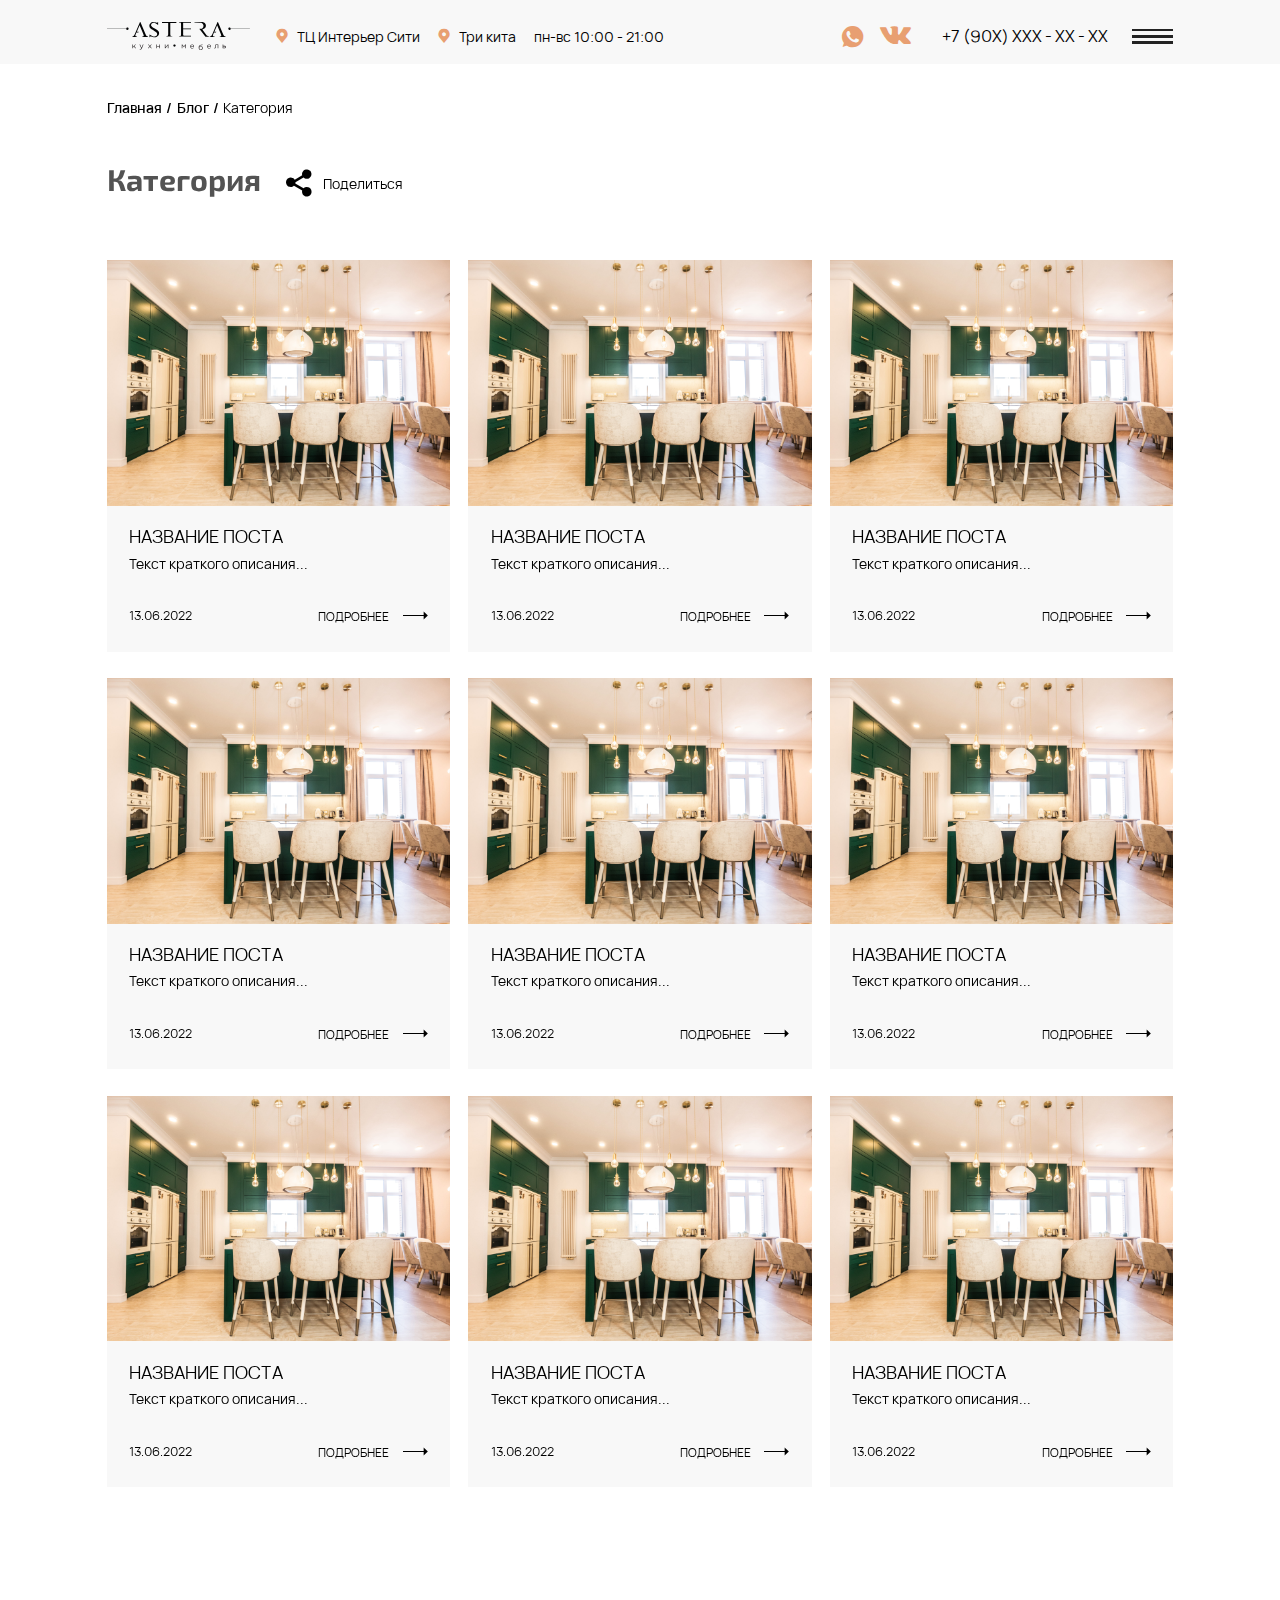
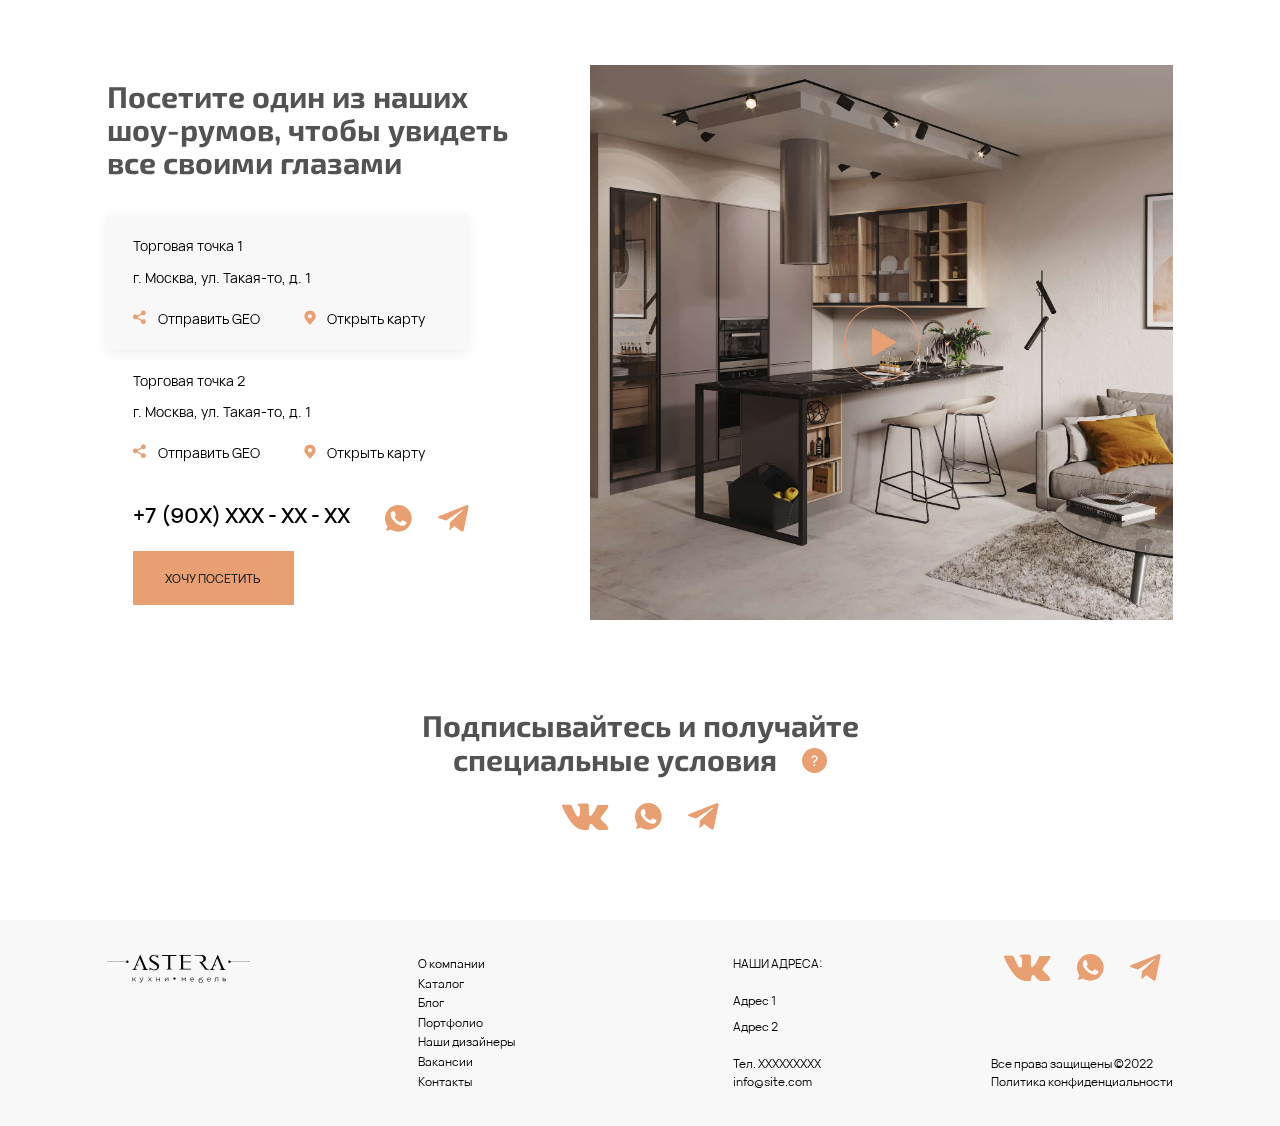
<file: blog.html>
<!DOCTYPE html>
<html lang="ru">
  <head>
    <meta charset="UTF-8" />
    <meta http-equiv="X-UA-Compatible" content="IE=edge" />
    <meta name="viewport" content="width=device-width, initial-scale=1.0" />
    <link rel="stylesheet" href="assets/css/app.css" />
    <script src="assets/js/app.js" defer></script>
    <title>Блог</title>
  </head>
  <body>
    <div class="wrapper">
      <header class="header">
        <div class="header__container">
          <div class="header__wrapper">
            <div class="header__left">
              <a href="#" class="header__logo-link">
                <img
                  src="assets/img/logo.svg"
                  alt="logo"
                  class="header__logo"
                />
              </a>
              <div class="header__about">
                <a href="#" class="header__mark _icon-mark">ТЦ Интерьер Сити</a>
                <a href="#" class="header__mark _icon-mark">Три кита</a>
                <span class="header__mark">пн-вс 10:00 - 21:00</span>
              </div>
            </div>
            <div class="header__right">
              <div class="header__contact">
                <div class="header__social">
                  <a href="#" class="header__social-link _icon-whatsapp"></a>
                  <a href="#" class="header__social-link _icon-vk"></a>
                </div>
                <div class="header__phone">
                  <a href="tel:+79099999999" class="header__phone-link"
                    >+7 (90Х) ХХХ - ХХ - ХХ</a
                  >
                </div>
              </div>
              <button class="header__menu menu">
                <span></span>
              </button>
              <div class="menu__body">
                <div class="menu__wrapper">
                  <ul class="menu__list">
                    <li class="menu__item">
                      <a data-goTo="cases" href="#">Пункт 1</a>
                    </li>
                    <li class="menu__item">
                      <a href="#">Пункт 2</a>
                    </li>
                    <li class="menu__item">
                      <a href="#">Пункт 3</a>
                    </li>
                    <li class="menu__item">
                      <a href="#">Пункт 4</a>
                    </li>
                    <li class="menu__item">
                      <a href="#">Пункт 5</a>
                    </li>
                  </ul>
                </div>
              </div>
            </div>
          </div>
        </div>
      </header>
      <main class="main">
        <div class="breadcrumbs">
          <div class="breadcrumbs__container">
            <div class="breadcrumbs__wrapper">
              <a href="index.html" class="breadcrumbs__link">Главная</a>
              <a href="#" class="breadcrumbs__link">Блог</a>

              <span class="breadcrumbs__active">Категория</span>
            </div>
          </div>
        </div>
        <section class="category">
          <div class="category__container">
            <div class="category__title-wrapper">
              <h2 class="category__title title">Категория</h2>
              <button class="category__share _icon-share">Поделиться</button>
            </div>
            <div class="category__wrapper">
              <div class="category__card category-card">
                <div class="category-card__image">
                  <img
                    src="assets/img/category-card/category-card-image-1.jpg"
                    alt="Card Image"
                    class="category-card__img"
                  />
                </div>
                <div class="category-card__info-wrapper">
                  <div class="category-card__name">НАЗВАНИЕ ПОСТА</div>
                  <div class="category-card__info">
                    Текст краткого описания...
                  </div>
                  <div class="category-card__date-wrapper">
                    <div class="category-card__date">13.06.2022</div>
                    <button class="category-card__btn more _icon-large-arrow">
                      <span>Подробнее</span>
                      <span class="line"></span>
                    </button>
                  </div>
                </div>
              </div>
              <div class="category__card category-card">
                <div class="category-card__image">
                  <img
                    src="assets/img/category-card/category-card-image-1.jpg"
                    alt="Card Image"
                    class="category-card__img"
                  />
                </div>
                <div class="category-card__info-wrapper">
                  <div class="category-card__name">НАЗВАНИЕ ПОСТА</div>
                  <div class="category-card__info">
                    Текст краткого описания...
                  </div>
                  <div class="category-card__date-wrapper">
                    <div class="category-card__date">13.06.2022</div>
                    <button class="category-card__btn more _icon-large-arrow">
                      <span>Подробнее</span>
                      <span class="line"></span>
                    </button>
                  </div>
                </div>
              </div>
              <div class="category__card category-card">
                <div class="category-card__image">
                  <img
                    src="assets/img/category-card/category-card-image-1.jpg"
                    alt="Card Image"
                    class="category-card__img"
                  />
                </div>
                <div class="category-card__info-wrapper">
                  <div class="category-card__name">НАЗВАНИЕ ПОСТА</div>
                  <div class="category-card__info">
                    Текст краткого описания...
                  </div>
                  <div class="category-card__date-wrapper">
                    <div class="category-card__date">13.06.2022</div>
                    <button class="category-card__btn more _icon-large-arrow">
                      <span>Подробнее</span>
                      <span class="line"></span>
                    </button>
                  </div>
                </div>
              </div>
              <div class="category__card category-card">
                <div class="category-card__image">
                  <img
                    src="assets/img/category-card/category-card-image-1.jpg"
                    alt="Card Image"
                    class="category-card__img"
                  />
                </div>
                <div class="category-card__info-wrapper">
                  <div class="category-card__name">НАЗВАНИЕ ПОСТА</div>
                  <div class="category-card__info">
                    Текст краткого описания...
                  </div>
                  <div class="category-card__date-wrapper">
                    <div class="category-card__date">13.06.2022</div>
                    <button class="category-card__btn more _icon-large-arrow">
                      <span>Подробнее</span>
                      <span class="line"></span>
                    </button>
                  </div>
                </div>
              </div>
              <div class="category__card category-card">
                <div class="category-card__image">
                  <img
                    src="assets/img/category-card/category-card-image-1.jpg"
                    alt="Card Image"
                    class="category-card__img"
                  />
                </div>
                <div class="category-card__info-wrapper">
                  <div class="category-card__name">НАЗВАНИЕ ПОСТА</div>
                  <div class="category-card__info">
                    Текст краткого описания...
                  </div>
                  <div class="category-card__date-wrapper">
                    <div class="category-card__date">13.06.2022</div>
                    <button class="category-card__btn more _icon-large-arrow">
                      <span>Подробнее</span>
                      <span class="line"></span>
                    </button>
                  </div>
                </div>
              </div>
              <div class="category__card category-card">
                <div class="category-card__image">
                  <img
                    src="assets/img/category-card/category-card-image-1.jpg"
                    alt="Card Image"
                    class="category-card__img"
                  />
                </div>
                <div class="category-card__info-wrapper">
                  <div class="category-card__name">НАЗВАНИЕ ПОСТА</div>
                  <div class="category-card__info">
                    Текст краткого описания...
                  </div>
                  <div class="category-card__date-wrapper">
                    <div class="category-card__date">13.06.2022</div>
                    <button class="category-card__btn more _icon-large-arrow">
                      <span>Подробнее</span>
                      <span class="line"></span>
                    </button>
                  </div>
                </div>
              </div>
              <div class="category__card category-card">
                <div class="category-card__image">
                  <img
                    src="assets/img/category-card/category-card-image-1.jpg"
                    alt="Card Image"
                    class="category-card__img"
                  />
                </div>
                <div class="category-card__info-wrapper">
                  <div class="category-card__name">НАЗВАНИЕ ПОСТА</div>
                  <div class="category-card__info">
                    Текст краткого описания...
                  </div>
                  <div class="category-card__date-wrapper">
                    <div class="category-card__date">13.06.2022</div>
                    <button class="category-card__btn more _icon-large-arrow">
                      <span>Подробнее</span>
                      <span class="line"></span>
                    </button>
                  </div>
                </div>
              </div>
              <div class="category__card category-card">
                <div class="category-card__image">
                  <img
                    src="assets/img/category-card/category-card-image-1.jpg"
                    alt="Card Image"
                    class="category-card__img"
                  />
                </div>
                <div class="category-card__info-wrapper">
                  <div class="category-card__name">НАЗВАНИЕ ПОСТА</div>
                  <div class="category-card__info">
                    Текст краткого описания...
                  </div>
                  <div class="category-card__date-wrapper">
                    <div class="category-card__date">13.06.2022</div>
                    <button class="category-card__btn more _icon-large-arrow">
                      <span>Подробнее</span>
                      <span class="line"></span>
                    </button>
                  </div>
                </div>
              </div>
              <div class="category__card category-card">
                <div class="category-card__image">
                  <img
                    src="assets/img/category-card/category-card-image-1.jpg"
                    alt="Card Image"
                    class="category-card__img"
                  />
                </div>
                <div class="category-card__info-wrapper">
                  <div class="category-card__name">НАЗВАНИЕ ПОСТА</div>
                  <div class="category-card__info">
                    Текст краткого описания...
                  </div>
                  <div class="category-card__date-wrapper">
                    <div class="category-card__date">13.06.2022</div>
                    <button class="category-card__btn more _icon-large-arrow">
                      <span>Подробнее</span>
                      <span class="line"></span>
                    </button>
                  </div>
                </div>
              </div>
            </div>
          </div>
        </section>
        <section class="location">
          <div class="location__container">
            <div class="location__wrapper">
              <div class="location__content">
                <h2 class="location__title title">
                  Посетите один из наших шоу-румов, чтобы увидеть все своими
                  глазами
                </h2>
                <div class="location__tabs-buttons">
                  <div class="location__tabs-button _active">
                    <div class="location__tabs-name">Торговая точка 1</div>
                    <div class="location__tabs-adress">
                      г. Москва, ул. Такая-то, д. 1
                    </div>
                    <div class="location__tabs-share">
                      <button class="location__tabs-geo _icon-share">
                        Отправить GEO
                      </button>
                      <button class="location__tabs-map _icon-mark">
                        Открыть карту
                      </button>
                    </div>
                  </div>
                  <div class="location__tabs-button">
                    <div class="location__tabs-name">Торговая точка 2</div>
                    <div class="location__tabs-adress">
                      г. Москва, ул. Такая-то, д. 1
                    </div>
                    <div class="location__tabs-share">
                      <button class="location__tabs-geo _icon-share">
                        Отправить GEO
                      </button>
                      <button class="location__tabs-map _icon-mark">
                        Открыть карту
                      </button>
                    </div>
                  </div>
                </div>
                <div class="location__contacts">
                  <div class="location__phone">
                    <a href="tel:+79999999999" class="location__phone-link"
                      >+7 (90Х) ХХХ - ХХ - ХХ</a
                    >
                  </div>
                  <div class="location__social">
                    <a
                      href="#"
                      class="location__social-link _icon-whatsapp"
                    ></a>
                    <a
                      href="#"
                      class="location__social-link _icon-telegram"
                    ></a>
                  </div>
                  <button class="location__button second-btn">
                    ХОЧУ ПОСЕТИТЬ
                  </button>
                </div>
              </div>
              <div class="location__tabs-body">
                <div class="location__image _active">
                  <img
                    src="assets/img/location-image-1.jpg"
                    alt="Image"
                    class="location__img"
                  />
                  <button class="play _icon-play"></button>
                </div>
                <div class="location__image">
                  <img
                    src="assets/img/location-image-1.jpg"
                    alt="Image"
                    class="location__img"
                  />
                  <button class="play _icon-play"></button>
                </div>
              </div>
            </div>
          </div>
        </section>
        <section class="social">
          <div class="social__container">
            <div class="social__wrapper">
              <div class="social__title title">
                <span>Подписывайтесь и получайте специальные условия</span>
                <button class="social__tippy">?</button>
              </div>
              <div class="social__links">
                <a href="#" class="social__link _icon-vk"></a>
                <a href="#" class="social__link _icon-whatsapp"></a>
                <a href="#" class="social__link _icon-telegram"></a>
              </div>
            </div>
          </div>
        </section>
      </main>
      <footer class="footer">
        <div class="footer__container">
          <div class="footer__wrapper">
            <div class="footer__logo">
              <a href="#" class="footer__logo-link">
                <img
                  src="assets/img/logo.svg"
                  alt=""
                  class="footer__logo-img"
                />
              </a>
            </div>
            <div class="footer__about">
              <nav class="footer__nav">
                <ul class="footer__list">
                  <li class="footer__item">
                    <a href="#">О компании</a>
                  </li>
                  <li class="footer__item">
                    <a href="#">Каталог </a>
                  </li>
                  <li class="footer__item">
                    <a href="#">Блог</a>
                  </li>
                  <li class="footer__item">
                    <a href="#">Портфолио</a>
                  </li>
                  <li class="footer__item">
                    <a href="#">Наши дизайнеры</a>
                  </li>
                  <li class="footer__item">
                    <a href="#">Вакансии</a>
                  </li>
                  <li class="footer__item">
                    <a href="#">Контакты</a>
                  </li>
                </ul>
              </nav>
              <div class="footer__contacts">
                <div class="footer__adress-name">НАШИ АДРЕСА:</div>
                <div class="footer__adress">
                  <span>Адрес 1</span>
                  <span>Адрес 2</span>
                </div>
                <div class="footer__contact-links">
                  <a href="tel:+79999999999" class="footer__phone"
                    >Тел. XXXXXXXXX</a
                  >
                  <a href="mailto:info@site.com" class="footer__mail"
                    >info@site.com</a
                  >
                </div>
              </div>
            </div>
            <div class="footer__right">
              <div class="footer__social">
                <a href="#" class="footer__social-link _icon-vk"></a>
                <a href="#" class="footer__social-link _icon-whatsapp"></a>
                <a href="#" class="footer__social-link _icon-telegram"></a>
              </div>
              <div class="footer__info">
                <div class="footer__protect">Все права защищены ©2022</div>
                <div class="footer__protect">Политика конфиденциальности</div>
              </div>
            </div>
          </div>
        </div>
      </footer>
    </div>
    <div id="zoom" class="popup-zoom">
      <div class="popup__wrapper popup-zoom__wrapper">
        <button class="popup-zoom__close close-btn popup__close"></button>
        <div data-youtube-place class="popup-zoom__image"></div>
      </div>
    </div>
    <div id="video" class="popup popup-video">
      <div class="popup__wrapper">
        <div class="popup__content">
          <button class="popup__close"></button>
          <div data-youtube-place class="popup__video-place"></div>
        </div>
      </div>
    </div>
    <div id="callBack" class="popup popup-question">
      <div class="popup__wrapper">
        <div class="popup__content">
          <button class="popup__close"></button>
          <h3 class="popup__title">Оставьте свои данные</h3>
          <div class="popup__contact">
            <div class="popup__phone-wrapper">
              <a href="tel: +7 926 253 44 65" class="popup__phone"
                >+7 926 253 44 65</a
              >
            </div>
            <div class="popup__social">
              <a href="#" class="popup__social-link _icon-telegram"></a>
              <a href="#" class="popup__social-link _icon-whatsapp"></a>
              <a href="#" class="popup__social-link _icon-vk"></a>
            </div>
          </div>
          <form action="#" class="popup__form">
            <input class="popup__input" placeholder="Введите ваше имя " />
            <input
              class="popup__input"
              type="tel"
              placeholder="Введите ваш телефон "
            />
            <textarea class="popup__area" placeholder="Комментарий"></textarea>
            <div class="popup__send">
              <button class="popup__button primary-btn">
                ОТПРАВИТЬ ЗАЯВКУ
              </button>
              <label for="popup-check" class="popup__checks"
                ><input
                  class="popup__checker"
                  type="checkbox"
                  id="popup-check"
                  checked="checked"
                />
                <span class="popup__check _icon-check"></span>
                <span class="popup__text"
                  >Я соглашаюсь с политикой обработки персональных данных</span
                ></label
              >
            </div>
          </form>
        </div>
      </div>
    </div>
    <div id="addedProject" class="popup popup-question">
      <div class="popup__wrapper">
        <div class="popup__content">
          <button class="popup__close"></button>
          <h3 class="popup__title">Оставьте свои данные</h3>
          <div class="popup__contact">
            <div class="popup__phone-wrapper">
              <a href="tel: +7 926 253 44 65" class="popup__phone"
                >+7 926 253 44 65</a
              >
            </div>
            <div class="popup__social">
              <a href="#" class="popup__social-link _icon-telegram"></a>
              <a href="#" class="popup__social-link _icon-whatsapp"></a>
              <a href="#" class="popup__social-link _icon-vk"></a>
            </div>
          </div>
          <form action="#" class="popup__form">
            <input class="popup__input" placeholder="Введите ваше имя" />
            <input
              class="popup__input"
              type="tel"
              placeholder="Введите ваш телефон "
            />
            <label class="popup__file-label">
              <input type="file" class="popup__file" multiple />
              <img
                src="assets/img/icons/file.png"
                alt="icon"
                class="popup__file-img"
              />
              <span class="popup__file-text">Добавить файл</span>
            </label>
            <textarea class="popup__area" placeholder="Комментарий"></textarea>
            <div class="popup__send">
              <button class="popup__button primary-btn">
                ОТПРАВИТЬ ЗАЯВКУ
              </button>
              <label for="popup-check" class="popup__checks"
                ><input
                  class="popup__checker"
                  type="checkbox"
                  id="popup-check"
                  checked="checked"
                />
                <span class="popup__check _icon-check"></span>
                <span class="popup__text"
                  >Я соглашаюсь с политикой обработки персональных данных</span
                ></label
              >
            </div>
          </form>
        </div>
      </div>
    </div>
    <div id="case" class="popup popup-case">
      <div class="popup__wrapper">
        <div class="popup__content">
          <button class="popup__close"></button>
          <div class="popup-case__wrapper">
            <div class="popup-case__slider popup-case-slider">
              <div class="popup-case-slider__swiper swiper">
                <div class="popup-case-slider__wrapper swiper-wrapper">
                  <div class="popup-case-slider__slide swiper-slide">
                    <div class="popup-case-slider__image">
                      <img src="assets/img/popup-case-slider/popup-case-slider-image-1.jpg" alt="Slider Image" class="popup-case-slider__img">
                    </div>
                  </div>
                  <div class="popup-case-slider__slide swiper-slide">
                    <div class="popup-case-slider__image">
                      <img src="assets/img/popup-case-slider/popup-case-slider-image-1.jpg" alt="Slider Image" class="popup-case-slider__img">
                    </div>
                  </div>
                  <div class="popup-case-slider__slide swiper-slide">
                    <div class="popup-case-slider__image">
                      <img src="assets/img/popup-case-slider/popup-case-slider-image-1.jpg" alt="Slider Image" class="popup-case-slider__img">
                    </div>
                  </div>
                </div>
              </div>
              <div class="popup-case-slider__controls">
                <button class="popup-case-slider__button popup-case-slider__button--prev _icon-slider-arrow"></button>
                <button class="popup-case-slider__button popup-case-slider__button--next _icon-slider-arrow"></button>
              </div>
            </div>
            <div class="popup-case__descr">
              <h4 class="popup__title">Название кухни</h4>
              <p class="popup-case__info">
                Lorem ipsum dolor sit amet consectetur adipisicing elit. Numquam repudiandae cupiditate id, repellat voluptatibus at deserunt modi esse harum officia alias iste 
              </p>
              <p class="popup-case__info">
                Lorem ipsum dolor sit amet consectetur, adipisicing elit. Cumque architecto voluptate harum eius eveniet? Repellendus, officia nulla voluptas ullam et voluptatem 
              </p>
              <button data-popup="#callBack" class="popup-case__info__button primary-btn">Хочу такую</button>
            </div>
          </div>
      </div>
    </div>
    </div>
  </body>
</html>
</file>
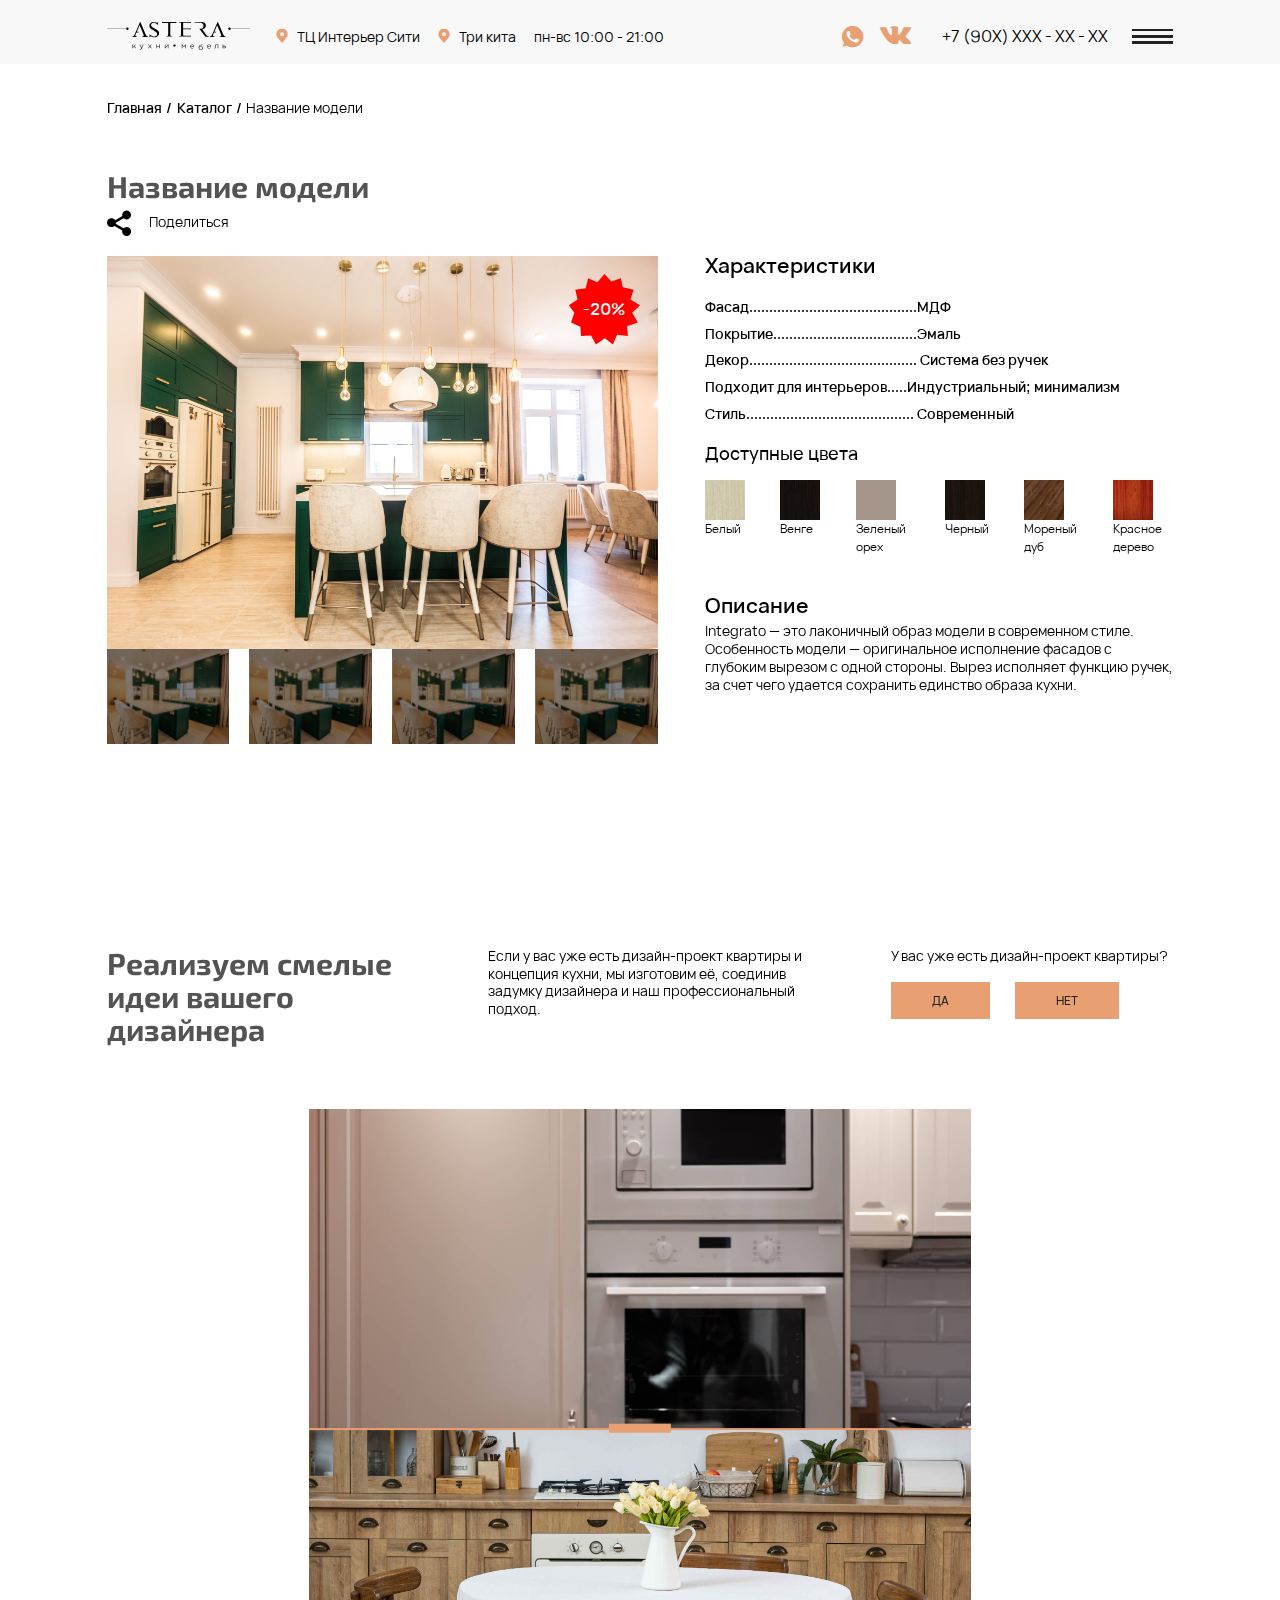
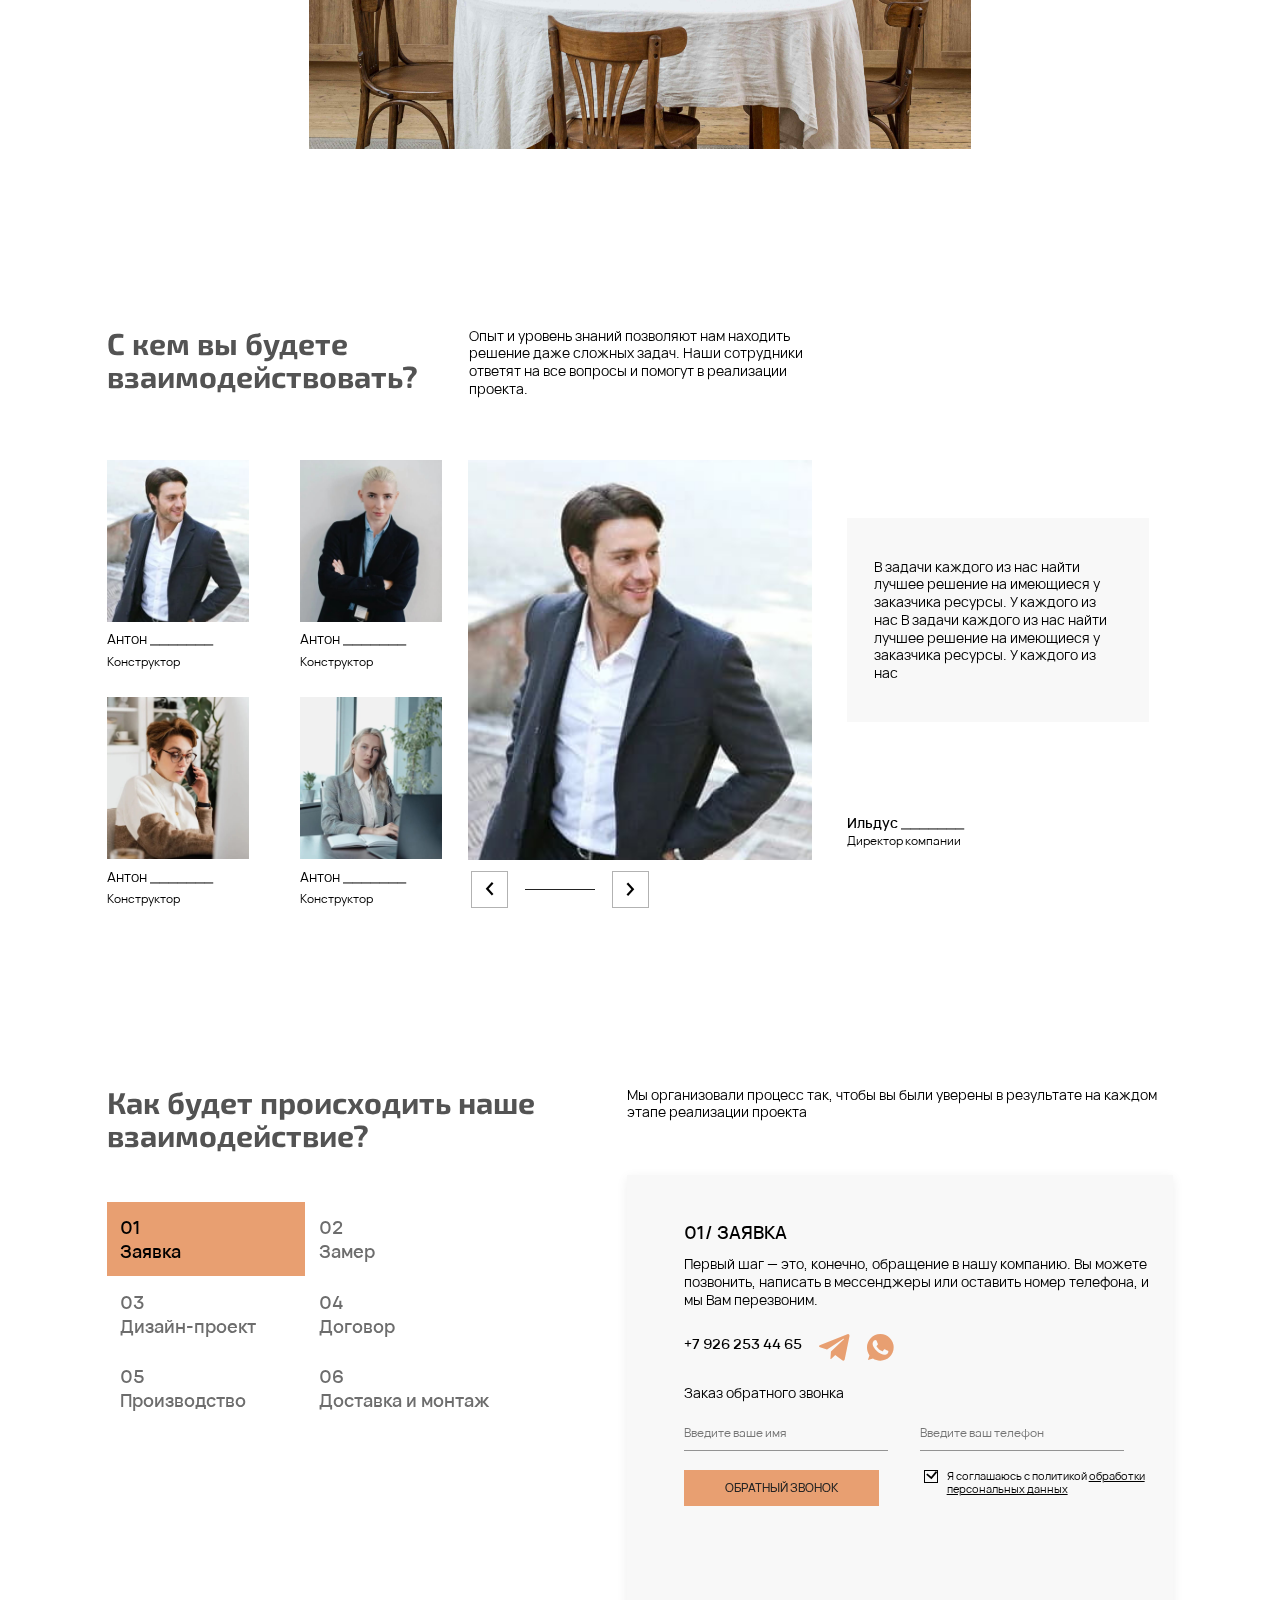
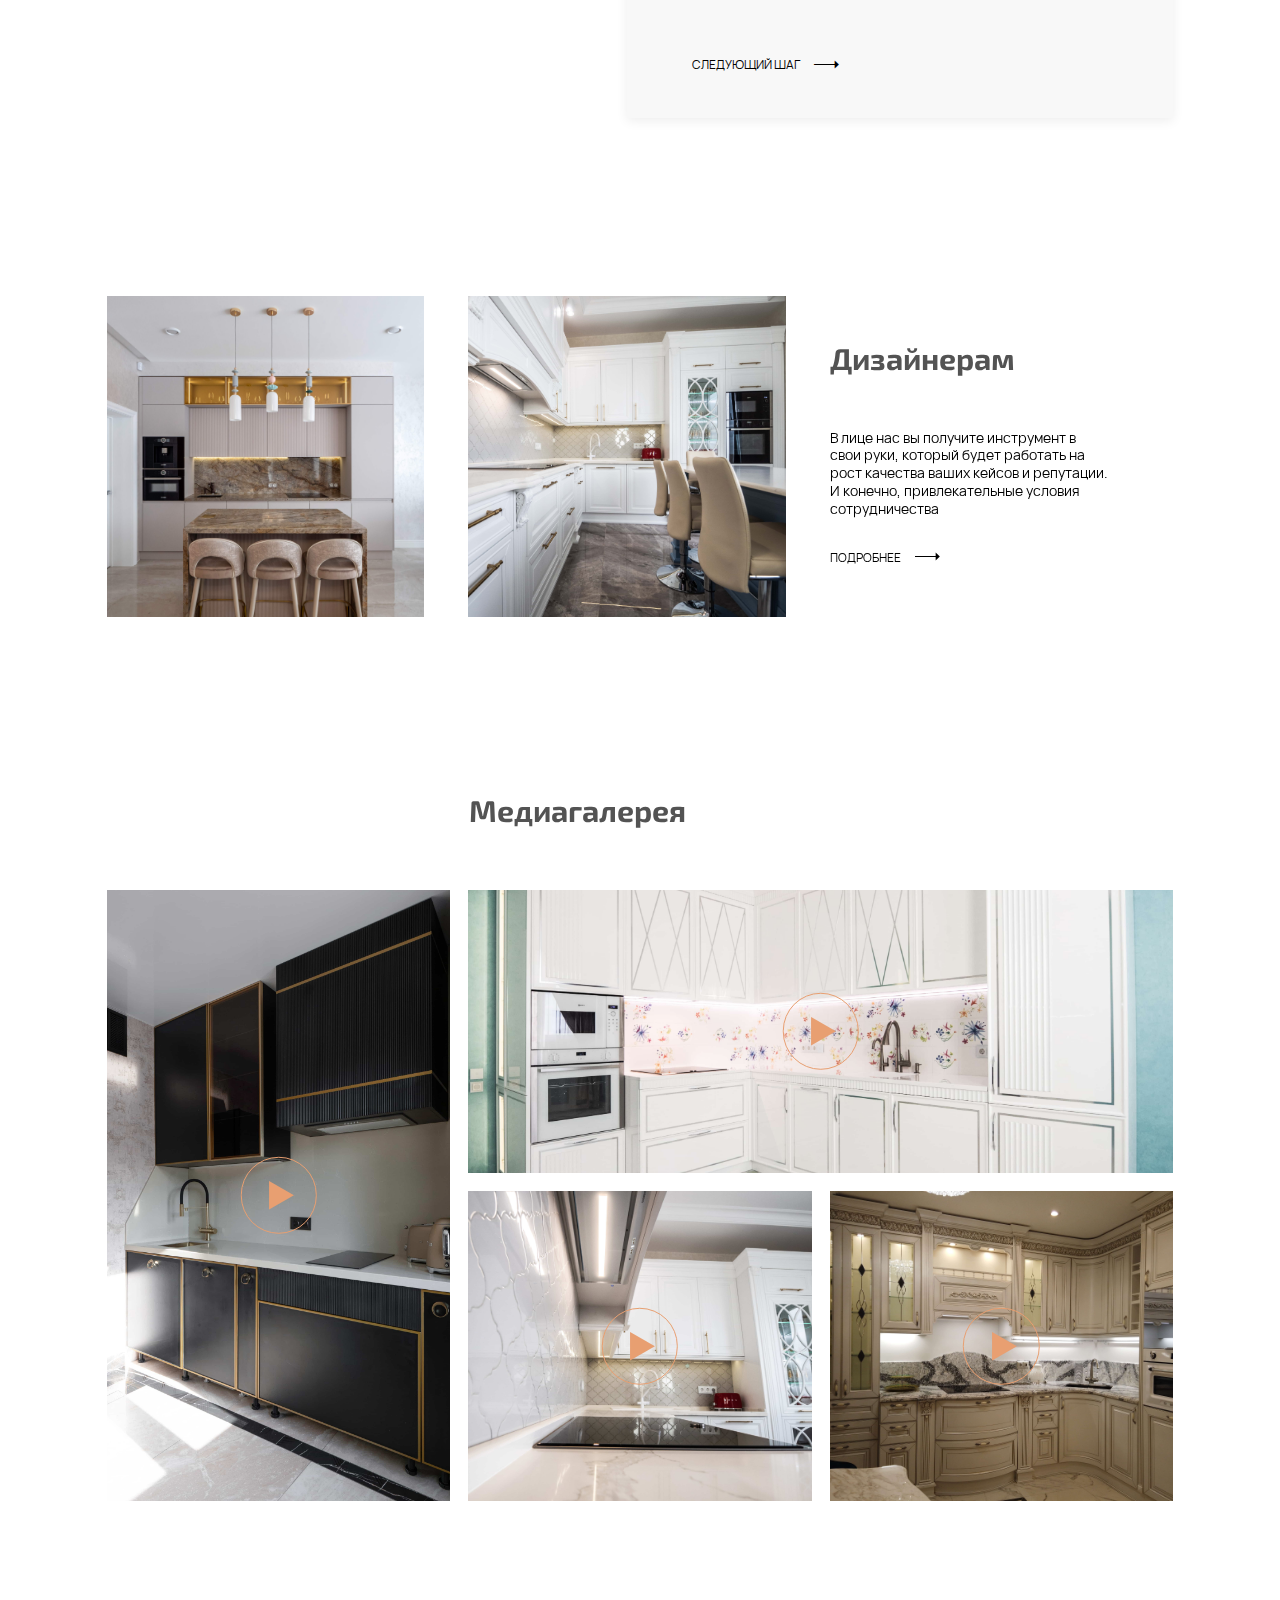
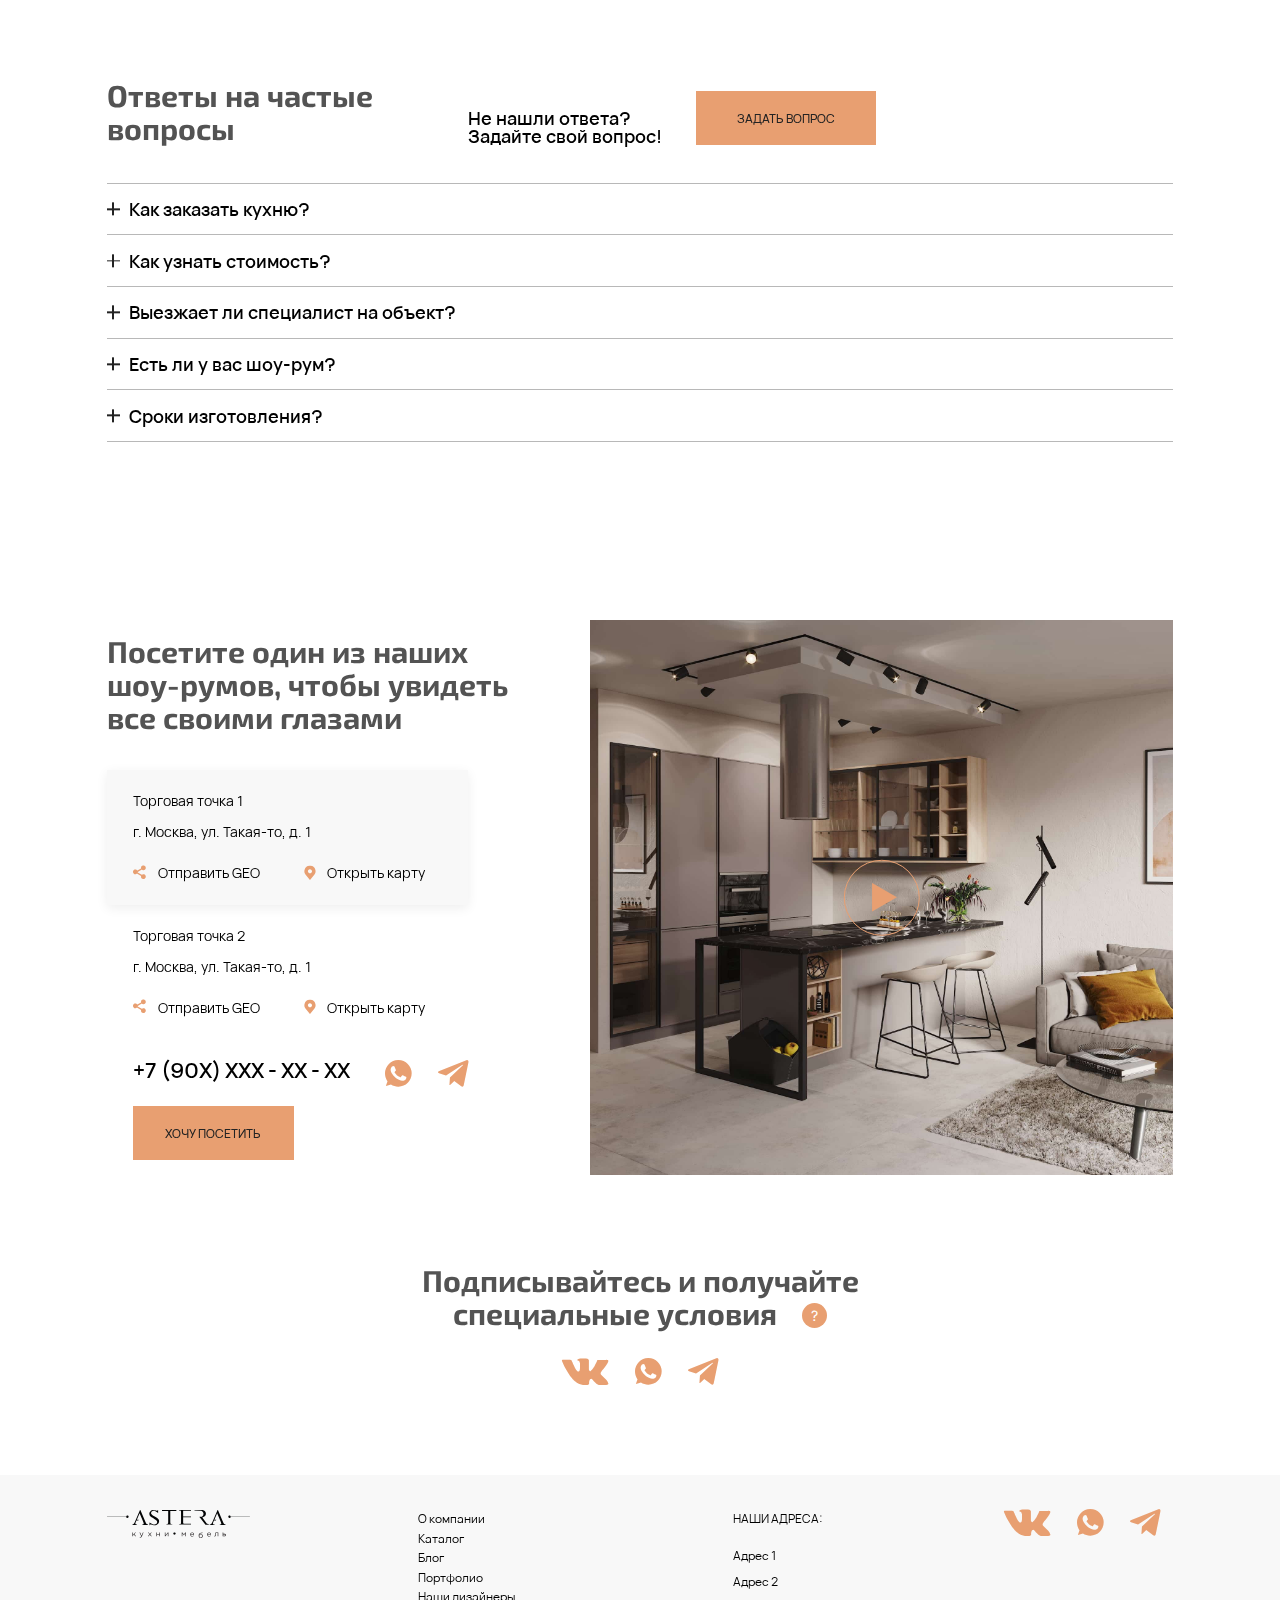
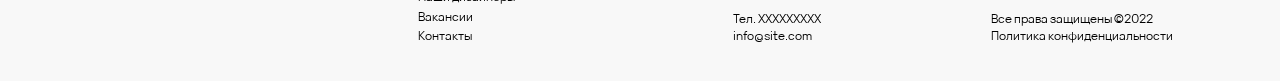
<file: card.html>
<!DOCTYPE html>
<html lang="ru">
  <head>
    <meta charset="UTF-8" />
    <meta http-equiv="X-UA-Compatible" content="IE=edge" />
    <meta name="viewport" content="width=device-width, initial-scale=1.0" />
    <link rel="stylesheet" href="assets/css/app.css" />
    <script src="assets/js/app.js" defer></script>
    <title>Карточка модели</title>
  </head>
  <body>
    <div class="wrapper">
      <header class="header">
        <div class="header__container">
          <div class="header__wrapper">
            <div class="header__left">
              <a href="#" class="header__logo-link">
                <img
                  src="assets/img/logo.svg"
                  alt="logo"
                  class="header__logo"
                />
              </a>
              <div class="header__about">
                <a href="#" class="header__mark _icon-mark">ТЦ Интерьер Сити</a>
                <a href="#" class="header__mark _icon-mark">Три кита</a>
                <span class="header__mark">пн-вс 10:00 - 21:00</span>
              </div>
            </div>
            <div class="header__right">
              <div class="header__contact">
                <div class="header__social">
                  <a href="#" class="header__social-link _icon-whatsapp"></a>
                  <a href="#" class="header__social-link _icon-vk"></a>
                </div>
                <div class="header__phone">
                  <a href="tel:+79099999999" class="header__phone-link"
                    >+7 (90Х) ХХХ - ХХ - ХХ</a
                  >
                </div>
              </div>
              <button class="header__menu menu">
                <span></span>
              </button>
              <div class="menu__body">
                <div class="menu__wrapper">
                  <ul class="menu__list">
                    <li class="menu__item">
                      <a data-goTo="cases" href="#">Пункт 1</a>
                    </li>
                    <li class="menu__item">
                      <a href="#">Пункт 2</a>
                    </li>
                    <li class="menu__item">
                      <a href="#">Пункт 3</a>
                    </li>
                    <li class="menu__item">
                      <a href="#">Пункт 4</a>
                    </li>
                    <li class="menu__item">
                      <a href="#">Пункт 5</a>
                    </li>
                  </ul>
                </div>
              </div>
            </div>
          </div>
        </div>
      </header>
      <main class="main">
        <div class="breadcrumbs">
          <div class="breadcrumbs__container">
            <div class="breadcrumbs__wrapper">
              <a href="index.html" class="breadcrumbs__link">Главная</a>
              <a href="case.html" class="breadcrumbs__link">Каталог</a>

              <span class="breadcrumbs__active">Название модели</span>
            </div>
          </div>
        </div>
        <section class="cases-main">
          <div class="cases-main__container">
            <div class="cases-main__top-wrapper">
              <div class="cases-main__title-wrapper">
                <h1 class="cases-main__title title">Название модели</h1>
                <button class="cases-main__share _icon-share">
                  Поделиться
                </button>
              </div>
            </div>
            <div class="cases-main__wrapper">
              <div class="cases-main__images">
                <div class="cases-main__main-image">
                  <img
                    src="assets/img/cases/cases-main-image-1.jpg"
                    alt="Case Image"
                    class="cases-main__img"
                  />
                  <span class="cases-main__discount">-20%</span>
                  <button data-popup="#zoom" class="cases-main__zoom zoom-btn">
                    <img
                      src="assets/img/icons/zoom.svg"
                      alt="zoom"
                      class="cases-main__zoom-img"
                    />
                  </button>
                </div>
                <div class="cases-main__slider cases-main-slider">
                  <div class="cases-main-slider__swiper swiper">
                    <div class="cases-main-slider__wrapper swiper-wrapper">
                      <div class="cases-main-slider__slide swiper-slide">
                        <div class="cases-main-slider__image">
                          <img
                            src="assets/img/cases/case-image-1.jpg"
                            alt="Cases Image"
                            class="cases-main-slider__img"
                          />
                        </div>
                      </div>
                      <div class="cases-main-slider__slide swiper-slide">
                        <div class="cases-main-slider__image">
                          <img
                            src="assets/img/cases/case-image-1.jpg"
                            alt="Cases Image"
                            class="cases-main-slider__img"
                          />
                        </div>
                        <button
                          class="cases-main__play play _icon-play"
                        ></button>
                      </div>
                      <div class="cases-main-slider__slide swiper-slide">
                        <div class="cases-main-slider__image">
                          <img
                            src="assets/img/cases/case-image-1.jpg"
                            alt="Cases Image"
                            class="cases-main-slider__img"
                          />
                        </div>
                      </div>
                      <div class="cases-main-slider__slide swiper-slide">
                        <div class="cases-main-slider__image">
                          <img
                            src="assets/img/cases/case-image-1.jpg"
                            alt="Cases Image"
                            class="cases-main-slider__img"
                          />
                        </div>
                      </div>
                      <div class="cases-main-slider__slide swiper-slide">
                        <div class="cases-main-slider__image">
                          <img
                            src="assets/img/cases/case-image-1.jpg"
                            alt="Cases Image"
                            class="cases-main-slider__img"
                          />
                        </div>
                      </div>
                      <div class="cases-main-slider__slide swiper-slide">
                        <div class="cases-main-slider__image">
                          <img
                            src="assets/img/cases/case-image-1.jpg"
                            alt="Cases Image"
                            class="cases-main-slider__img"
                          />
                        </div>
                      </div>
                    </div>
                  </div>
                </div>
              </div>
              <div class="cases-main__content">
                <div class="cases-main__attribute">Характеристики</div>
                <ul class="cases-main__list">
                  <li class="cases-main__item">
                    Фасад..........................................МДФ
                  </li>
                  <li class="cases-main__item">
                    Покрытие....................................Эмаль
                  </li>
                  <li class="cases-main__item">
                    Декор.......................................... Система без
                    ручек
                  </li>
                  <li class="cases-main__item">
                    Подходит для интерьеров.....Индустриальный; минимализм
                  </li>
                  <li class="cases-main__item">
                    Стиль.......................................... Современный
                  </li>
                </ul>
                <div class="cases-main__colors">Доступные цвета</div>
                <ul class="cases-main__colors-list">
                  <li class="cases-main__colors-item">
                    <a href="#">
                      <img
                        src="assets/img/color/cases-colors-1.jpg"
                        alt="Color"
                        class="cases-main__colors-img"
                      />
                      <span class="cases-main__colors-name"> Белый </span>
                    </a>
                  </li>
                  <li class="cases-main__colors-item">
                    <a href="#">
                      <img
                        src="assets/img/color/cases-colors-2.jpg"
                        alt="Color"
                        class="cases-main__colors-img"
                      />
                      <span class="cases-main__colors-name"> Венге </span>
                    </a>
                  </li>
                  <li class="cases-main__colors-item">
                    <a href="#">
                      <img
                        src="assets/img/color/cases-colors-3.jpg"
                        alt="Color"
                        class="cases-main__colors-img"
                      />
                      <span class="cases-main__colors-name">
                        Зеленый орех
                      </span>
                    </a>
                  </li>
                  <li class="cases-main__colors-item">
                    <a href="#">
                      <img
                        src="assets/img/color/cases-colors-4.jpg"
                        alt="Color"
                        class="cases-main__colors-img"
                      />
                      <span class="cases-main__colors-name"> Черный </span>
                    </a>
                  </li>
                  <li class="cases-main__colors-item">
                    <a href="#">
                      <img
                        src="assets/img/color/cases-colors-5.jpg"
                        alt="Color"
                        class="cases-main__colors-img"
                      />
                      <span class="cases-main__colors-name"> Мореный дуб </span>
                    </a>
                  </li>
                  <li class="cases-main__colors-item">
                    <a href="#">
                      <img
                        src="assets/img/color/cases-colors-6.jpg"
                        alt="Color"
                        class="cases-main__colors-img"
                      />
                      <span class="cases-main__colors-name">
                        Красное дерево
                      </span>
                    </a>
                  </li>
                </ul>
                <div class="cases-main__descr">Описание</div>
                <p class="cases-main__info">
                  Integrato — это лаконичный образ модели в современном стиле.
                  Особенность модели — оригинальное исполнение фасадов с
                  глубоким вырезом с одной стороны. Вырез исполняет функцию
                  ручек, за счет чего удается сохранить единство образа кухни.
                </p>
              </div>
            </div>
          </div>
        </section>
        <section class="after-before">
          <div class="after-before__container">
            <div class="after-before__top-wrapper">
              <h2 class="after-before__title title">
                Реализуем смелые идеи вашего дизайнера
              </h2>
              <div class="after-before__info">
                Если у вас уже есть дизайн-проект квартиры и концепция кухни, мы
                изготовим её, соединив задумку дизайнера и наш профессиональный
                подход.
              </div>
              <div class="after-before__project-wrapper">
                <div class="after-before__project">
                  У вас уже есть дизайн-проект квартиры?
                </div>
                <div class="after-before__buttons">
                  <button class="after-before__btn primary-btn">Да</button>
                  <button class="after-before__btn primary-btn">Нет</button>
                </div>
              </div>
            </div>
            <div id="afterBefore" class="after-before__wrapper">
              <div class="after-before__after">
                <img
                  src="assets/img/after-before/after.jpg"
                  alt="After"
                  class="after-before__after-img"
                />
              </div>
              <div class="after-before__before">
                <img
                  src="assets/img/after-before/before.jpg"
                  alt="Before"
                  class="after-before__before-img"
                />
              </div>
              <span class="after-before__line"></span>
            </div>
          </div>
        </section>
        <section class="our-team">
          <div class="our-team__container">
            <div class="our-team__top-wrapper">
              <h2 class="our-team__title title">
                С кем вы будете взаимодействовать?
              </h2>
              <div class="our-team__info">
                Опыт и уровень знаний позволяют нам находить решение даже
                сложных задач. Наши сотрудники ответят на все вопросы и помогут
                в реализации проекта.
              </div>
            </div>
            <div class="our-team__wrapper">
              <div class="our-team__mini our-team-mini">
                <div class="our-team-mini__card _active">
                  <div class="our-team-mini__image">
                    <img
                      src="assets/img/our-team-mini/our-team-mini-image-1.jpg"
                      alt="Photo"
                      class="our-team-mini__img"
                    />
                  </div>
                  <div class="our-team-mini__name">Антон _______</div>
                  <div class="our-team-mini__position">Конструктор</div>
                </div>
                <div class="our-team-mini__card">
                  <div class="our-team-mini__image">
                    <img
                      src="assets/img/our-team-mini/our-team-mini-image-2.jpg"
                      alt="Photo"
                      class="our-team-mini__img"
                    />
                  </div>
                  <div class="our-team-mini__name">Антон _______</div>
                  <div class="our-team-mini__position">Конструктор</div>
                </div>
                <div class="our-team-mini__card">
                  <div class="our-team-mini__image">
                    <img
                      src="assets/img/our-team-mini/our-team-mini-image-3.jpg"
                      alt="Photo"
                      class="our-team-mini__img"
                    />
                  </div>
                  <div class="our-team-mini__name">Антон _______</div>
                  <div class="our-team-mini__position">Конструктор</div>
                </div>
                <div class="our-team-mini__card">
                  <div class="our-team-mini__image">
                    <img
                      src="assets/img/our-team-mini/our-team-mini-image-4.jpg"
                      alt="Photo"
                      class="our-team-mini__img"
                    />
                  </div>
                  <div class="our-team-mini__name">Антон _______</div>
                  <div class="our-team-mini__position">Конструктор</div>
                </div>
              </div>
              <div class="our-team__slider our-team-slider">
                <div class="our-team-slider__slide _active">
                  <div class="our-team-slider__image">
                    <img
                      src="assets/img/our-team-slider/our-team-slider-image-1.jpg"
                      alt="Slider Image"
                      class="our-team-slider__img"
                    />
                  </div>
                  <div class="our-team-slider__content">
                    <div class="our-team-slider__info">
                      В задачи каждого из нас найти лучшее решение на имеющиеся
                      у заказчика ресурсы. У каждого из нас В задачи каждого из
                      нас найти лучшее решение на имеющиеся у заказчика ресурсы.
                      У каждого из нас
                    </div>
                    <div class="our-team-slider__about">
                      <div class="our-team-slider__name">Ильдус _______</div>
                      <div class="our-team-slider__position">
                        Директор компании
                      </div>
                    </div>
                  </div>
                </div>
                <div class="our-team-slider__slide">
                  <div class="our-team-slider__image">
                    <img
                      src="assets/img/our-team-slider/our-team-slider-image-2.jpg"
                      alt="Slider Image"
                      class="our-team-slider__img"
                    />
                  </div>
                  <div class="our-team-slider__content">
                    <div class="our-team-slider__info">
                      В задачи каждого из нас найти лучшее решение на имеющиеся
                      у заказчика ресурсы. У каждого из нас В задачи каждого из
                      нас найти лучшее решение на имеющиеся у заказчика ресурсы.
                      У каждого из нас
                    </div>
                    <div class="our-team-slider__about">
                      <div class="our-team-slider__name">Ильдус _______</div>
                      <div class="our-team-slider__position">
                        Директор компании
                      </div>
                    </div>
                  </div>
                </div>
                <div class="our-team-slider__slide">
                  <div class="our-team-slider__image">
                    <img
                      src="assets/img/our-team-slider/our-team-slider-image-3.jpg"
                      alt="Slider Image"
                      class="our-team-slider__img"
                    />
                  </div>
                  <div class="our-team-slider__content">
                    <div class="our-team-slider__info">
                      В задачи каждого из нас найти лучшее решение на имеющиеся
                      у заказчика ресурсы. У каждого из нас В задачи каждого из
                      нас найти лучшее решение на имеющиеся у заказчика ресурсы.
                      У каждого из нас
                    </div>
                    <div class="our-team-slider__about">
                      <div class="our-team-slider__name">Ильдус _______</div>
                      <div class="our-team-slider__position">
                        Директор компании
                      </div>
                    </div>
                  </div>
                </div>
                <div class="our-team-slider__slide">
                  <div class="our-team-slider__image">
                    <img
                      src="assets/img/our-team-slider/our-team-slider-image-4.jpg"
                      alt="Slider Image"
                      class="our-team-slider__img"
                    />
                  </div>
                  <div class="our-team-slider__content">
                    <div class="our-team-slider__info">
                      В задачи каждого из нас найти лучшее решение на имеющиеся
                      у заказчика ресурсы. У каждого из нас В задачи каждого из
                      нас найти лучшее решение на имеющиеся у заказчика ресурсы.
                      У каждого из нас
                    </div>
                    <div class="our-team-slider__about">
                      <div class="our-team-slider__name">Ильдус _______</div>
                      <div class="our-team-slider__position">
                        Директор компании
                      </div>
                    </div>
                  </div>
                </div>
              </div>
              <div class="our-team-slider__control">
                <button
                  class="our-team-slider__button our-team-slider__button--prev _icon-slider-arrow"
                ></button>
                <div class="our-team-slider__pagination">
                  <span class="our-team-slider__current"></span>
                  <span class="our-team-slider__line"></span>
                  <span class="our-team-slider__total"></span>
                </div>
                <button
                  class="our-team-slider__button our-team-slider__button--next _icon-slider-arrow"
                ></button>
              </div>
            </div>
          </div>
        </section>
        <section class="stage">
          <div class="stage__container">
            <div class="stage__title-wrapper">
              <h2 class="stage__title title">
                Как будет происходить наше взаимодействие?
              </h2>
              <div class="stage__info">
                Мы организовали процесс так, чтобы вы были уверены в результате
                на каждом этапе реализации проекта
              </div>
            </div>
            <div class="stage__tabs stage-tabs">
              <div data-tab-btn class="stage-tabs__buttons">
                <button class="stage-tabs__button _active">
                  01 <span>Заявка</span>
                </button>
                <button class="stage-tabs__button">
                  02 <span>Замер</span>
                </button>
                <button class="stage-tabs__button">
                  03 <span>Дизайн-проект</span>
                </button>
                <button class="stage-tabs__button">
                  04 <span>Договор</span>
                </button>
                <button class="stage-tabs__button">
                  05 <span>Производство</span>
                </button>
                <button class="stage-tabs__button">
                  06 <span>Доставка и монтаж</span>
                </button>
              </div>
              <div data-tab-content class="stage-tabs__content">
                <div class="stage-tabs__body _active">
                  <div class="stage-tabs__callback tabs-callback">
                    <h3 class="tabs-callback__title">01/ ЗАЯВКА</h3>
                    <div class="tabs-callback__info">
                      Первый шаг — это, конечно, обращение в нашу компанию. Вы
                      можете позвонить, написать в мессенджеры или оставить
                      номер телефона, и мы Вам перезвоним.
                    </div>
                    <div class="tabs-callback__contact">
                      <div class="tabs-callback__phone-wrapper">
                        <a
                          href="tel: +7 926 253 44 65"
                          class="tabs-callback__pnone"
                          >+7 926 253 44 65</a
                        >
                      </div>
                      <div class="tabs-callback__social">
                        <a
                          href="#"
                          class="tabs-callback__social-link _icon-telegram"
                        ></a>
                        <a
                          href="#"
                          class="tabs-callback__social-link _icon-whatsapp"
                        ></a>
                      </div>
                    </div>
                    <form
                      action="#"
                      class="tabs-callback__form tabs-callback-form"
                    >
                      <h4 class="tabs-callback-form__title">
                        Заказ обратного звонка
                      </h4>
                      <div class="tabs-callback-form__input-wrapper">
                        <input
                          class="tabs-callback-form__input"
                          name="Name"
                          placeholder="Введите ваше имя"
                        />
                        <input
                          type="tel"
                          class="tabs-callback-form__input"
                          name="Phone"
                          placeholder="Введите ваш телефон"
                        />
                      </div>
                      <div class="tabs-callback-form__send-wrapper">
                        <button class="tabs-callback-form__button primary-btn">
                          ОБРАТНЫЙ ЗВОНОК
                        </button>
                        <label
                          for="tabs-callback-form-check"
                          class="tabs-callback-form__checks"
                          ><input
                            id="tabs-callback-form-check"
                            class="tabs-callback-form__checker"
                            type="checkbox"
                            checked="checked"
                          />
                          <span
                            class="tabs-callback-form__check _icon-check"
                          ></span>
                          <span class="tabs-callback-form__text"
                            >Я соглашаюсь с политикой
                            <span>обработки персональных данных</span></span
                          ></label
                        >
                      </div>
                    </form>
                    <button
                      data-next
                      class="tabs-callback__button more _icon-large-arrow"
                    >
                      СЛЕДУЮЩИЙ ШАГ
                      <span class="line"></span>
                    </button>
                  </div>
                </div>
                <div class="stage-tabs__body">
                  <div class="stage-tabs__measurement tabs-measurement">
                    <h3 class="tabs-measurement__title">02/ ЗАМЕР</h3>
                    <div class="tabs-measurement__info">
                      Наш специалист выезжает, чтобы точно замерить не только
                      само помещение под гардеробную, но пути к нему (двери,
                      лестничная площадка, лифт), чтобы в дальнейшем при монтаже
                      все панели могли быть доставлены в квартиру.
                    </div>
                    <div class="tabs-measurement__info">
                      Если вы хотите получить предварительный расчет
                      дистанционно, то можете направить нам размеры помещения
                      под гардеробную.
                    </div>
                    <div class="tabs-measurement__contact">
                      <div class="tabs-measurement__phone">
                        <a
                          href="tel: +7 926 253 44 65"
                          class="tabs-measurement__phone-link"
                          >+7 926 253 44 65</a
                        >
                      </div>
                      <div class="tabs-measurement__social">
                        <a
                          href="#"
                          class="tabs-measurement__social-link _icon-telegram"
                        ></a>
                        <a
                          href="#"
                          class="tabs-measurement__social-link _icon-whatsapp"
                        ></a>
                      </div>
                    </div>
                    <form
                      action="#"
                      class="tabs-measurement__form tabs-measurement-form"
                    >
                      <h4 class="tabs-measurement-form__title">
                        Вызвать замерщика
                      </h4>
                      <div class="tabs-measurement-form__inputs">
                        <input
                          class="tabs-measurement-form__input"
                          placeholder="Введите ваше имя"
                        />
                        <input
                          type="tel"
                          class="tabs-measurement-form__input"
                          placeholder="Введите ваш телефон"
                        />
                      </div>
                      <div class="tabs-measurement-form__send">
                        <button
                          class="tabs-measurement-form__button primary-btn"
                        >
                          Вызов замерщика
                        </button>
                        <label
                          class="tabs-measurement-form__checks"
                          for="checks"
                          ><input
                            type="checkbox"
                            id="checks"
                            class="tabs-measurement-form__checkbox"
                            checked="checked"
                          />
                          <span
                            class="tabs-measurement-form__check _icon-check"
                          ></span>
                          <span class="tabs-measurement-form__text"
                            >Я соглашаюсь с политикой
                            <span>обработки персональных данных</span></span
                          ></label
                        >
                      </div>
                    </form>
                    <div class="tabs-measurement-form__buttons">
                      <button
                        data-prev
                        class="tabs-measurement-form__button tabs-measurement-form__button--prev more _icon-large-arrow"
                      >
                        ПРЕДЫДУЩИЙ ШАГ
                        <span class="line"></span>
                      </button>
                      <button
                        data-next
                        class="tabs-measurement-form__button tabs-measurement-form__button--next more _icon-large-arrow"
                      >
                        СЛЕДУЮЩИЙ ШАГ
                        <span class="line"></span>
                      </button>
                    </div>
                  </div>
                </div>
                <div class="stage-tabs__body">
                  <div class="stage-tabs__designe stage-tabs-designe">
                    <h4 class="stage-tabs-designe__title">03/ ДИЗАЙН-ПРОЕКТ</h4>
                    <div class="stage-tabs-designe__info">
                      Исходя из задач гардеробной, габаритов помещения и
                      оформления интерьера создается дизайн-проект. Здесь
                      соединяются воедино эстетика и инженерия.
                    </div>
                    <div class="stage-tabs-designe__image">
                      <img
                        src="assets/img/stage-tabs/stage-tabs-image-1.jpg"
                        alt="Tabs Image"
                        class="stage-tabs-designe__img"
                      />
                    </div>
                    <div class="stage-tabs-designe__buttons">
                      <button
                        data-prev
                        class="stage-tabs-designe__button stage-tabs-designe__button--prev more _icon-large-arrow"
                      >
                        ПРЕДЫДУЩИЙ ШАГ
                        <span class="line"></span>
                      </button>
                      <button
                        data-next
                        class="stage-tabs-designe__button stage-tabs-designe__button--next more _icon-large-arrow"
                      >
                        СЛЕДУЮЩИЙ ШАГ
                        <span class="line"></span>
                      </button>
                    </div>
                  </div>
                </div>
                <div class="stage-tabs__body">
                  <div class="stage-tabs__designe stage-tabs-designe">
                    <h4 class="stage-tabs-designe__title">04/ ДОГОВОР</h4>
                    <div class="stage-tabs-designe__info">
                      И когда вы понимаете, какой будет ваша гардеробная, мы
                      заключаем договор и вносится предоплата.
                    </div>
                    <div class="stage-tabs-designe__image">
                      <img
                        src="assets/img/stage-tabs/stage-tabs-image-2.jpg"
                        alt="Tabs Image"
                        class="stage-tabs-designe__img"
                      />
                    </div>
                    <div class="stage-tabs-designe__buttons">
                      <button
                        data-prev
                        class="stage-tabs-designe__button stage-tabs-designe__button--prev more _icon-large-arrow"
                      >
                        ПРЕДЫДУЩИЙ ШАГ
                        <span class="line"></span>
                      </button>
                      <button
                        data-next
                        class="stage-tabs-designe__button stage-tabs-designe__button--next more _icon-large-arrow"
                      >
                        СЛЕДУЮЩИЙ ШАГ
                        <span class="line"></span>
                      </button>
                    </div>
                  </div>
                </div>
                <div class="stage-tabs__body">
                  <div class="stage-tabs__designe stage-tabs-designe">
                    <h4 class="stage-tabs-designe__title">
                      05/ ПРОИЗВОДСТВО И ПРЕДВАРИТЕЛЬНАЯ СБОРКА
                    </h4>
                    <div class="stage-tabs-designe__info">
                      Производство предполагает работу конструктора и само
                      изготовление. Когда гардеробная готова, её собирают для
                      проверки и уже потом, разобрав, аккуратно упаковывают для
                      отправки заказчику
                    </div>
                    <div class="stage-tabs-designe__image">
                      <img
                        src="assets/img/stage-tabs/stage-tabs-image-3.jpg"
                        alt="Tabs Image"
                        class="stage-tabs-designe__img"
                      />
                    </div>
                    <div class="stage-tabs-designe__buttons">
                      <button
                        data-prev
                        class="stage-tabs-designe__button stage-tabs-designe__button--prev more _icon-large-arrow"
                      >
                        ПРЕДЫДУЩИЙ ШАГ
                        <span class="line"></span>
                      </button>
                      <button
                        data-next
                        class="stage-tabs-designe__button stage-tabs-designe__button--next more _icon-large-arrow"
                      >
                        СЛЕДУЮЩИЙ ШАГ
                        <span class="line"></span>
                      </button>
                    </div>
                  </div>
                </div>
                <div class="stage-tabs__body">
                  <div class="stage-tabs__designe stage-tabs-designe">
                    <h4 class="stage-tabs-designe__title">
                      06/ ДОСТАВКА И УСТАНОВКА
                    </h4>
                    <div class="stage-tabs-designe__info">
                      Чтобы вам было комфортно пользоваться гардеробной, и все
                      её компоненты были на своих местах, важен уровень
                      установщиков. С нашими специалистами мы уже много лет и в
                      качестве их работы уверены.
                    </div>
                    <div class="stage-tabs-designe__image">
                      <img
                        src="assets/img/stage-tabs/stage-tabs-image-4.jpg"
                        alt="Tabs Image"
                        class="stage-tabs-designe__img"
                      />
                    </div>
                    <div class="stage-tabs-designe__buttons">
                      <button
                        data-prev
                        class="stage-tabs-designe__button stage-tabs-designe__button--prev more _icon-large-arrow"
                      >
                        ПРЕДЫДУЩИЙ ШАГ
                        <span class="line"></span>
                      </button>
                    </div>
                  </div>
                </div>
              </div>
            </div>
          </div>
        </section>
        <section class="for-designer">
          <div class="for-designer__container">
            <div class="for-designer__wrapper">
              <div class="for-designer__image">
                <img
                  src="assets/img/for-designer-image-1.jpg"
                  alt="Image"
                  class="for-designer__img"
                />
              </div>
              <div class="for-designer__image">
                <img
                  src="assets/img/for-designer-image-2.jpg"
                  alt="Image"
                  class="for-designer__img"
                />
              </div>
              <div class="for-designer__content">
                <h2 class="for-designer__title title">Дизайнерам</h2>
                <div class="for-designer__info">
                  В лице нас вы получите инструмент в свои руки, который будет
                  работать на рост качества ваших кейсов и репутации. И конечно,
                  привлекательные условия сотрудничества
                </div>
                <button class="for-designer__button more _icon-large-arrow">
                  <span>Подробнее</span>
                  <span class="line"></span>
                </button>
              </div>
            </div>
          </div>
        </section>
        <section class="media-gallery">
          <div class="media-gallery__container">
            <h2 class="media-gallery__title title">Медиагалерея</h2>
            <div class="media-gallery__wrapper">
              <div class="media-gallery__image">
                <img
                  src="assets/img/media-gallery/media-gallery-image-1.jpg"
                  alt="Gallery Image"
                  class="media-gallery__img"
                />
                <button class="media-gallery__play play _icon-play"></button>
              </div>
              <div class="media-gallery__image">
                <img
                  src="assets/img/media-gallery/media-gallery-image-2.jpg"
                  alt="Gallery Image"
                  class="media-gallery__img"
                />
                <button class="media-gallery__play play _icon-play"></button>
              </div>
              <div class="media-gallery__image">
                <img
                  src="assets/img/media-gallery/media-gallery-image-3.jpg"
                  alt="Gallery Image"
                  class="media-gallery__img"
                />
                <button class="media-gallery__play play _icon-play"></button>
              </div>
              <div class="media-gallery__image">
                <img
                  src="assets/img/media-gallery/media-gallery-image-4.jpg"
                  alt="Gallery Image"
                  class="media-gallery__img"
                />
                <button class="media-gallery__play play _icon-play"></button>
              </div>
            </div>
          </div>
        </section>
        <section class="answer">
          <div class="answer__container">
            <div class="answer__top-wrapper">
              <h2 class="answer__title title">Ответы на частые вопросы</h2>
              <div class="answer__info-wrapper">
                <div class="answer__info">
                  Не нашли ответа? Задайте свой вопрос!
                </div>
                <button class="answer__button primary-btn">
                  Задать вопрос
                </button>
              </div>
            </div>
            <div data-spollers class="answer-spollers">
              <div data-spoller-item class="answer-spollers__item">
                <button
                  type="button"
                  data-spoller
                  class="answer-spollers__title"
                >
                  Как заказать кухню?
                  <span></span>
                </button>
                <div class="answer-spollers__body">
                  <div class="answer-spollers__image">
                    <img
                      src="assets/img/answer-spollers/answer-spollers-image-1.jpg"
                      alt="Spollers Image"
                      class="answer-spollers__img"
                    />
                  </div>
                  <div class="answer-spollers__info">
                    Классический текст-«рыба». Является искажённым отрывком из
                    философского трактата Марка Туллия Цицерона «О пределах
                    добра и зла», написанного в 45 году до н. э. на латинском
                    языке, обнаружение сходства приписывается Ричарду
                    МакКлинтоку. Распространился в 1970-х годах из-за трафаретов
                    компании Letraset, a затем - из-за того, что служил примером
                    текста в программе PageMaker. Испорченный текст, вероятно,
                    происходит от его издания в Loeb Classical Library 1914
                    года, в котором слово dolorem разбито переносом так, что
                    страница 36 начинается с lorem ipsum
                  </div>
                </div>
              </div>
              <div data-spoller-item class="answer-spollers__item">
                <button
                  type="button"
                  data-spoller
                  class="answer-spollers__title"
                >
                  Как узнать стоимость?
                  <span></span>
                </button>
                <div class="answer-spollers__body">
                  <div class="answer-spollers__image">
                    <img
                      src="assets/img/answer-spollers/answer-spollers-image-1.jpg"
                      alt="Spollers Image"
                      class="answer-spollers__img"
                    />
                  </div>
                  <div class="answer-spollers__info">
                    Классический текст-«рыба». Является искажённым отрывком из
                    философского трактата Марка Туллия Цицерона «О пределах
                    добра и зла», написанного в 45 году до н. э. на латинском
                    языке, обнаружение сходства приписывается Ричарду
                    МакКлинтоку. Распространился в 1970-х годах из-за трафаретов
                    компании Letraset, a затем - из-за того, что служил примером
                    текста в программе PageMaker. Испорченный текст, вероятно,
                    происходит от его издания в Loeb Classical Library 1914
                    года, в котором слово dolorem разбито переносом так, что
                    страница 36 начинается с lorem ipsum
                  </div>
                </div>
              </div>
              <div data-spoller-item class="answer-spollers__item">
                <button
                  type="button"
                  data-spoller
                  class="answer-spollers__title"
                >
                  Выезжает ли специалист на объект?
                  <span></span>
                </button>
                <div class="answer-spollers__body">
                  <div class="answer-spollers__image">
                    <img
                      src="assets/img/answer-spollers/answer-spollers-image-1.jpg"
                      alt="Spollers Image"
                      class="answer-spollers__img"
                    />
                  </div>
                  <div class="answer-spollers__info">
                    Классический текст-«рыба». Является искажённым отрывком из
                    философского трактата Марка Туллия Цицерона «О пределах
                    добра и зла», написанного в 45 году до н. э. на латинском
                    языке, обнаружение сходства приписывается Ричарду
                    МакКлинтоку. Распространился в 1970-х годах из-за трафаретов
                    компании Letraset, a затем - из-за того, что служил примером
                    текста в программе PageMaker. Испорченный текст, вероятно,
                    происходит от его издания в Loeb Classical Library 1914
                    года, в котором слово dolorem разбито переносом так, что
                    страница 36 начинается с lorem ipsum
                  </div>
                </div>
              </div>
              <div data-spoller-item class="answer-spollers__item">
                <button
                  type="button"
                  data-spoller
                  class="answer-spollers__title"
                >
                  Есть ли у вас шоу-рум?
                  <span></span>
                </button>
                <div class="answer-spollers__body">
                  <div class="answer-spollers__image">
                    <img
                      src="assets/img/answer-spollers/answer-spollers-image-1.jpg"
                      alt="Spollers Image"
                      class="answer-spollers__img"
                    />
                  </div>
                  <div class="answer-spollers__info">
                    Классический текст-«рыба». Является искажённым отрывком из
                    философского трактата Марка Туллия Цицерона «О пределах
                    добра и зла», написанного в 45 году до н. э. на латинском
                    языке, обнаружение сходства приписывается Ричарду
                    МакКлинтоку. Распространился в 1970-х годах из-за трафаретов
                    компании Letraset, a затем - из-за того, что служил примером
                    текста в программе PageMaker. Испорченный текст, вероятно,
                    происходит от его издания в Loeb Classical Library 1914
                    года, в котором слово dolorem разбито переносом так, что
                    страница 36 начинается с lorem ipsum
                  </div>
                </div>
              </div>
              <div data-spoller-item class="answer-spollers__item">
                <button
                  type="button"
                  data-spoller
                  class="answer-spollers__title"
                >
                  Сроки изготовления?
                  <span></span>
                </button>
                <div class="answer-spollers__body">
                  <div class="answer-spollers__image">
                    <img
                      src="assets/img/answer-spollers/answer-spollers-image-1.jpg"
                      alt="Spollers Image"
                      class="answer-spollers__img"
                    />
                  </div>
                  <div class="answer-spollers__info">
                    Классический текст-«рыба». Является искажённым отрывком из
                    философского трактата Марка Туллия Цицерона «О пределах
                    добра и зла», написанного в 45 году до н. э. на латинском
                    языке, обнаружение сходства приписывается Ричарду
                    МакКлинтоку. Распространился в 1970-х годах из-за трафаретов
                    компании Letraset, a затем - из-за того, что служил примером
                    текста в программе PageMaker. Испорченный текст, вероятно,
                    происходит от его издания в Loeb Classical Library 1914
                    года, в котором слово dolorem разбито переносом так, что
                    страница 36 начинается с lorem ipsum
                  </div>
                </div>
              </div>
            </div>
          </div>
        </section>
        <section class="location">
          <div class="location__container">
            <div class="location__wrapper">
              <div class="location__content">
                <h2 class="location__title title">
                  Посетите один из наших шоу-румов, чтобы увидеть все своими
                  глазами
                </h2>
                <div class="location__tabs-buttons">
                  <div class="location__tabs-button _active">
                    <div class="location__tabs-name">Торговая точка 1</div>
                    <div class="location__tabs-adress">
                      г. Москва, ул. Такая-то, д. 1
                    </div>
                    <div class="location__tabs-share">
                      <button class="location__tabs-geo _icon-share">
                        Отправить GEO
                      </button>
                      <button class="location__tabs-map _icon-mark">
                        Открыть карту
                      </button>
                    </div>
                  </div>
                  <div class="location__tabs-button">
                    <div class="location__tabs-name">Торговая точка 2</div>
                    <div class="location__tabs-adress">
                      г. Москва, ул. Такая-то, д. 1
                    </div>
                    <div class="location__tabs-share">
                      <button class="location__tabs-geo _icon-share">
                        Отправить GEO
                      </button>
                      <button class="location__tabs-map _icon-mark">
                        Открыть карту
                      </button>
                    </div>
                  </div>
                </div>
                <div class="location__contacts">
                  <div class="location__phone">
                    <a href="tel:+79999999999" class="location__phone-link"
                      >+7 (90Х) ХХХ - ХХ - ХХ</a
                    >
                  </div>
                  <div class="location__social">
                    <a
                      href="#"
                      class="location__social-link _icon-whatsapp"
                    ></a>
                    <a
                      href="#"
                      class="location__social-link _icon-telegram"
                    ></a>
                  </div>
                  <button class="location__button second-btn">
                    ХОЧУ ПОСЕТИТЬ
                  </button>
                </div>
              </div>
              <div class="location__tabs-body">
                <div class="location__image _active">
                  <img
                    src="assets/img/location-image-1.jpg"
                    alt="Image"
                    class="location__img"
                  />
                  <button class="play _icon-play"></button>
                </div>
                <div class="location__image">
                  <img
                    src="assets/img/location-image-1.jpg"
                    alt="Image"
                    class="location__img"
                  />
                  <button class="play _icon-play"></button>
                </div>
              </div>
            </div>
          </div>
        </section>
        <section class="social">
          <div class="social__container">
            <div class="social__wrapper">
              <div class="social__title title">
                <span>Подписывайтесь и получайте специальные условия</span>
                <button class="social__tippy">?</button>
              </div>
              <div class="social__links">
                <a href="#" class="social__link _icon-vk"></a>
                <a href="#" class="social__link _icon-whatsapp"></a>
                <a href="#" class="social__link _icon-telegram"></a>
              </div>
            </div>
          </div>
        </section>
      </main>
      <footer class="footer">
        <div class="footer__container">
          <div class="footer__wrapper">
            <div class="footer__logo">
              <a href="#" class="footer__logo-link">
                <img
                  src="assets/img/logo.svg"
                  alt=""
                  class="footer__logo-img"
                />
              </a>
            </div>
            <div class="footer__about">
              <nav class="footer__nav">
                <ul class="footer__list">
                  <li class="footer__item">
                    <a href="#">О компании</a>
                  </li>
                  <li class="footer__item">
                    <a href="#">Каталог </a>
                  </li>
                  <li class="footer__item">
                    <a href="#">Блог</a>
                  </li>
                  <li class="footer__item">
                    <a href="#">Портфолио</a>
                  </li>
                  <li class="footer__item">
                    <a href="#">Наши дизайнеры</a>
                  </li>
                  <li class="footer__item">
                    <a href="#">Вакансии</a>
                  </li>
                  <li class="footer__item">
                    <a href="#">Контакты</a>
                  </li>
                </ul>
              </nav>
              <div class="footer__contacts">
                <div class="footer__adress-name">НАШИ АДРЕСА:</div>
                <div class="footer__adress">
                  <span>Адрес 1</span>
                  <span>Адрес 2</span>
                </div>
                <div class="footer__contact-links">
                  <a href="tel:+79999999999" class="footer__phone"
                    >Тел. XXXXXXXXX</a
                  >
                  <a href="mailto:info@site.com" class="footer__mail"
                    >info@site.com</a
                  >
                </div>
              </div>
            </div>
            <div class="footer__right">
              <div class="footer__social">
                <a href="#" class="footer__social-link _icon-vk"></a>
                <a href="#" class="footer__social-link _icon-whatsapp"></a>
                <a href="#" class="footer__social-link _icon-telegram"></a>
              </div>
              <div class="footer__info">
                <div class="footer__protect">Все права защищены ©2022</div>
                <div class="footer__protect">Политика конфиденциальности</div>
              </div>
            </div>
          </div>
        </div>
      </footer>
    </div>
    <div id="zoom" class="popup-zoom">
      <div class="popup__wrapper popup-zoom__wrapper">
        <button class="popup-zoom__close close-btn popup__close"></button>
        <div data-youtube-place class="popup-zoom__image"></div>
      </div>
    </div>
    <div id="video" class="popup popup-video">
      <div class="popup__wrapper">
        <div class="popup__content">
          <button class="popup__close"></button>
          <div data-youtube-place class="popup__video-place"></div>
        </div>
      </div>
    </div>
    <div id="callBack" class="popup popup-question">
      <div class="popup__wrapper">
        <div class="popup__content">
          <button class="popup__close"></button>
          <h3 class="popup__title">Оставьте свои данные</h3>
          <div class="popup__contact">
            <div class="popup__phone-wrapper">
              <a href="tel: +7 926 253 44 65" class="popup__phone"
                >+7 926 253 44 65</a
              >
            </div>
            <div class="popup__social">
              <a href="#" class="popup__social-link _icon-telegram"></a>
              <a href="#" class="popup__social-link _icon-whatsapp"></a>
              <a href="#" class="popup__social-link _icon-vk"></a>
            </div>
          </div>
          <form action="#" class="popup__form">
            <input class="popup__input" placeholder="Введите ваше имя " />
            <input
              class="popup__input"
              type="tel"
              placeholder="Введите ваш телефон "
            />
            <textarea class="popup__area" placeholder="Комментарий"></textarea>
            <div class="popup__send">
              <button class="popup__button primary-btn">
                ОТПРАВИТЬ ЗАЯВКУ
              </button>
              <label for="popup-check" class="popup__checks"
                ><input
                  class="popup__checker"
                  type="checkbox"
                  id="popup-check"
                  checked="checked"
                />
                <span class="popup__check _icon-check"></span>
                <span class="popup__text"
                  >Я соглашаюсь с политикой обработки персональных данных</span
                ></label
              >
            </div>
          </form>
        </div>
      </div>
    </div>
    <div id="addedProject" class="popup popup-question">
      <div class="popup__wrapper">
        <div class="popup__content">
          <button class="popup__close"></button>
          <h3 class="popup__title">Оставьте свои данные</h3>
          <div class="popup__contact">
            <div class="popup__phone-wrapper">
              <a href="tel: +7 926 253 44 65" class="popup__phone"
                >+7 926 253 44 65</a
              >
            </div>
            <div class="popup__social">
              <a href="#" class="popup__social-link _icon-telegram"></a>
              <a href="#" class="popup__social-link _icon-whatsapp"></a>
              <a href="#" class="popup__social-link _icon-vk"></a>
            </div>
          </div>
          <form action="#" class="popup__form">
            <input class="popup__input" placeholder="Введите ваше имя" />
            <input
              class="popup__input"
              type="tel"
              placeholder="Введите ваш телефон "
            />
            <label class="popup__file-label">
              <input type="file" class="popup__file" multiple />
              <img
                src="assets/img/icons/file.png"
                alt="icon"
                class="popup__file-img"
              />
              <span class="popup__file-text">Добавить файл</span>
            </label>
            <textarea class="popup__area" placeholder="Комментарий"></textarea>
            <div class="popup__send">
              <button class="popup__button primary-btn">
                ОТПРАВИТЬ ЗАЯВКУ
              </button>
              <label for="popup-check" class="popup__checks"
                ><input
                  class="popup__checker"
                  type="checkbox"
                  id="popup-check"
                  checked="checked"
                />
                <span class="popup__check _icon-check"></span>
                <span class="popup__text"
                  >Я соглашаюсь с политикой обработки персональных данных</span
                ></label
              >
            </div>
          </form>
        </div>
      </div>
    </div>
    <div id="case" class="popup popup-case">
      <div class="popup__wrapper">
        <div class="popup__content">
          <button class="popup__close"></button>
          <div class="popup-case__wrapper">
            <div class="popup-case__slider popup-case-slider">
              <div class="popup-case-slider__swiper swiper">
                <div class="popup-case-slider__wrapper swiper-wrapper">
                  <div class="popup-case-slider__slide swiper-slide">
                    <div class="popup-case-slider__image">
                      <img
                        src="assets/img/popup-case-slider/popup-case-slider-image-1.jpg"
                        alt="Slider Image"
                        class="popup-case-slider__img"
                      />
                    </div>
                  </div>
                  <div class="popup-case-slider__slide swiper-slide">
                    <div class="popup-case-slider__image">
                      <img
                        src="assets/img/popup-case-slider/popup-case-slider-image-1.jpg"
                        alt="Slider Image"
                        class="popup-case-slider__img"
                      />
                    </div>
                  </div>
                  <div class="popup-case-slider__slide swiper-slide">
                    <div class="popup-case-slider__image">
                      <img
                        src="assets/img/popup-case-slider/popup-case-slider-image-1.jpg"
                        alt="Slider Image"
                        class="popup-case-slider__img"
                      />
                    </div>
                  </div>
                </div>
              </div>
              <div class="popup-case-slider__controls">
                <button
                  class="popup-case-slider__button popup-case-slider__button--prev _icon-slider-arrow"
                ></button>
                <button
                  class="popup-case-slider__button popup-case-slider__button--next _icon-slider-arrow"
                ></button>
              </div>
            </div>
            <div class="popup-case__descr">
              <h4 class="popup__title">Название кухни</h4>
              <p class="popup-case__info">
                Lorem ipsum dolor sit amet consectetur adipisicing elit. Numquam
                repudiandae cupiditate id, repellat voluptatibus at deserunt
                modi esse harum officia alias iste
              </p>
              <p class="popup-case__info">
                Lorem ipsum dolor sit amet consectetur, adipisicing elit. Cumque
                architecto voluptate harum eius eveniet? Repellendus, officia
                nulla voluptas ullam et voluptatem
              </p>
              <button
                data-popup="#callBack"
                class="popup-case__info__button primary-btn"
              >
                Хочу такую
              </button>
            </div>
          </div>
        </div>
      </div>
    </div>
  </body>
</html>
</file>
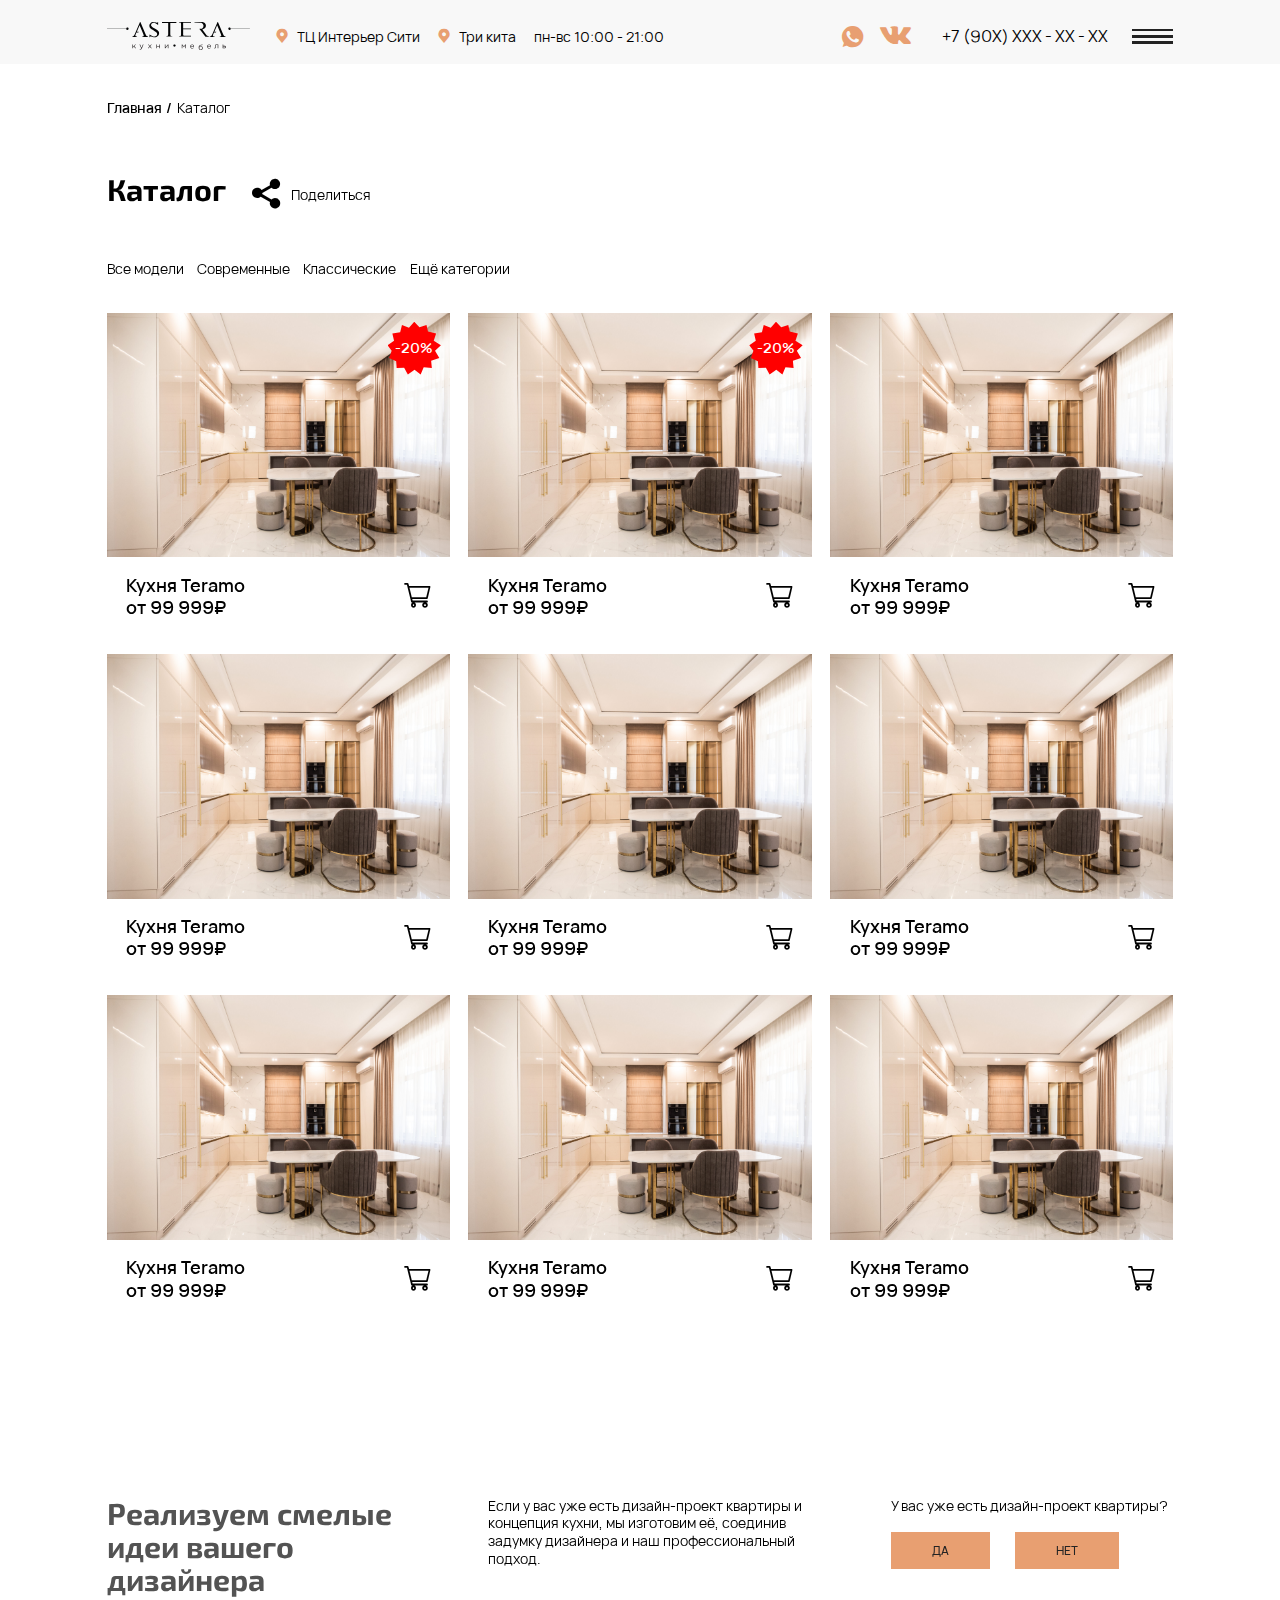
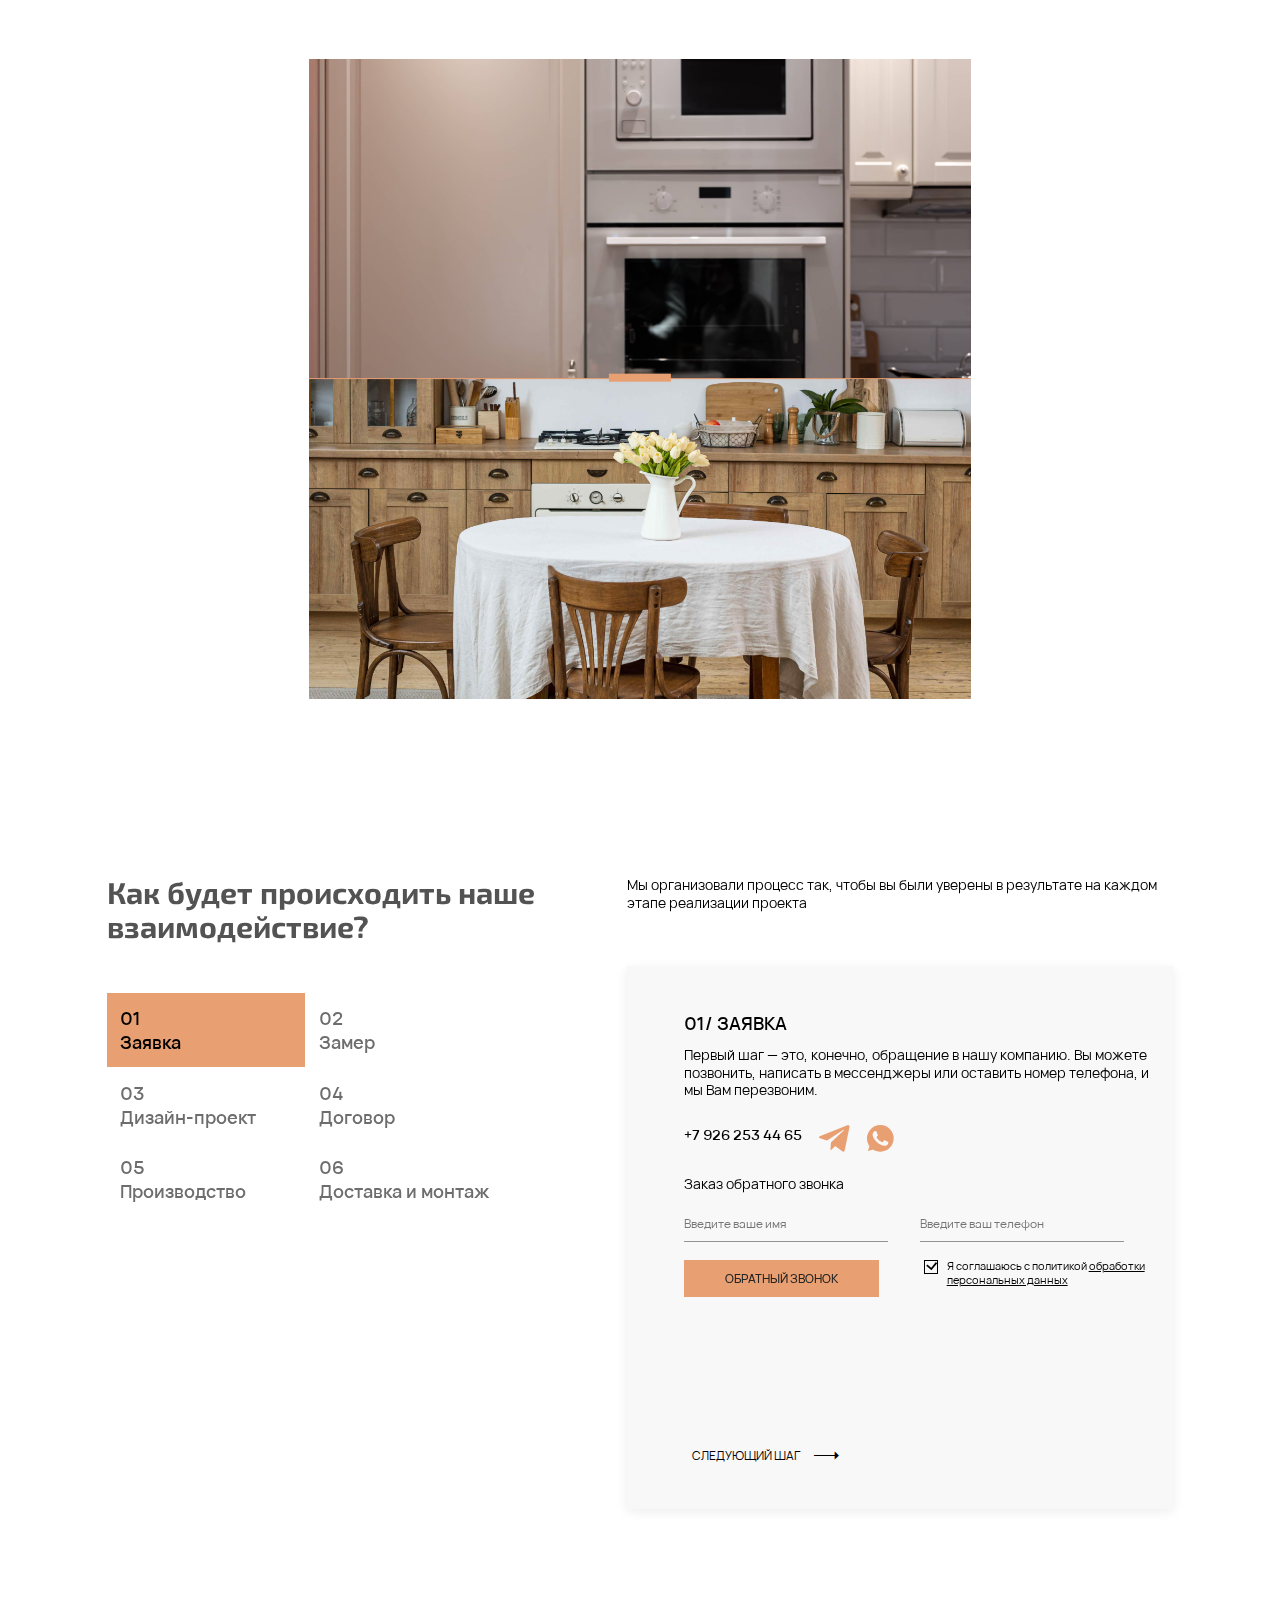
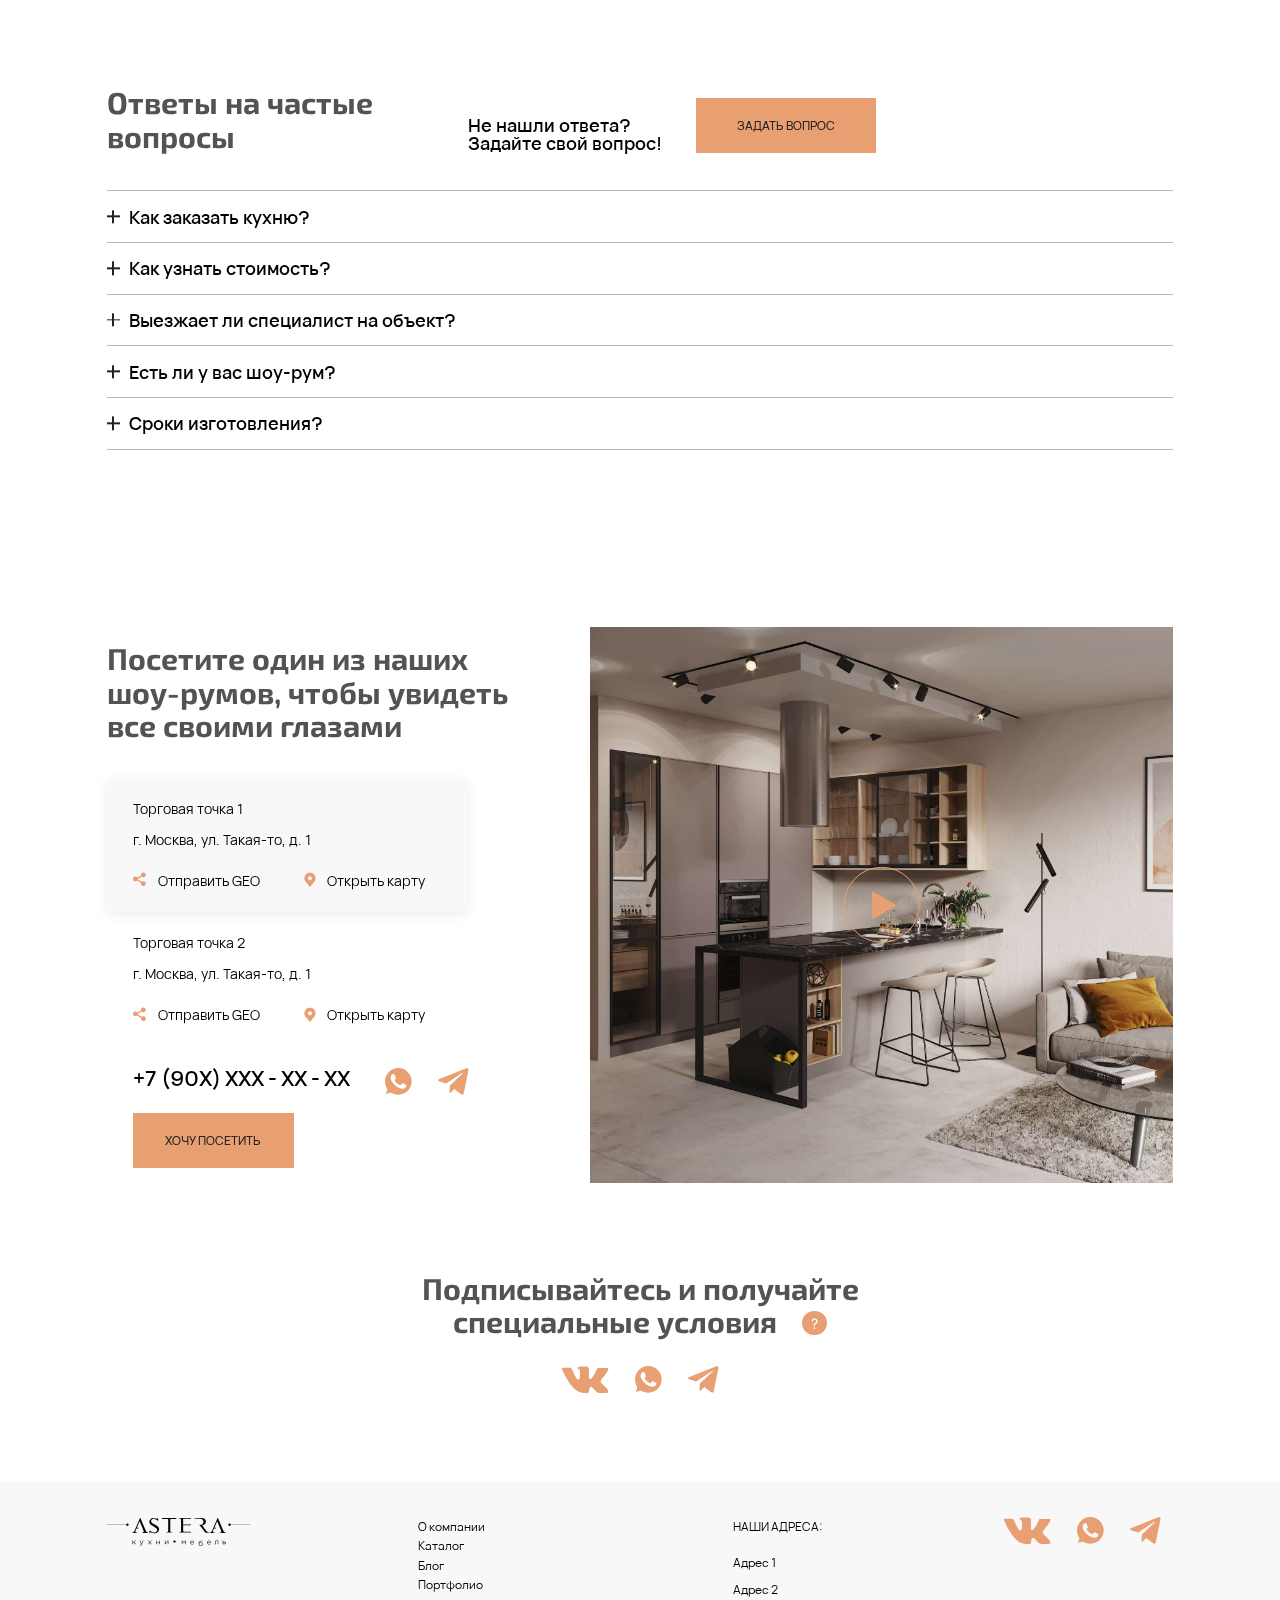
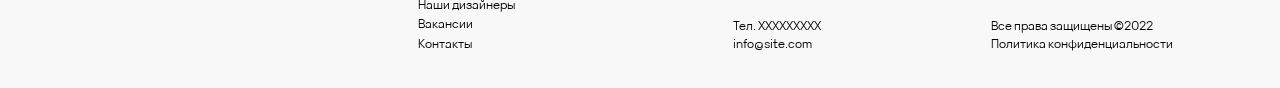
<file: catalog.html>
<!DOCTYPE html>
<html lang="ru">
  <head>
    <meta charset="UTF-8" />
    <meta http-equiv="X-UA-Compatible" content="IE=edge" />
    <meta name="viewport" content="width=device-width, initial-scale=1.0" />
    <link rel="stylesheet" href="assets/css/app.css">
    <script src="assets/js/app.js" defer></script>
    <title>Каталог</title>
  </head>
  <body>
    <div class="wrapper">
      <header class="header">
        <div class="header__container">
          <div class="header__wrapper">
            <div class="header__left">
              <a href="#" class="header__logo-link">
                <img
                  src="assets/img/logo.svg"
                  alt="logo"
                  class="header__logo"
                />
              </a>
              <div class="header__about">
                <a href="#" class="header__mark _icon-mark">ТЦ Интерьер Сити</a>
                <a href="#" class="header__mark _icon-mark">Три кита</a>
                <span class="header__mark">пн-вс 10:00 - 21:00</span>
              </div>
            </div>
            <div class="header__right">
              <div class="header__contact">
                <div class="header__social">
                  <a href="#" class="header__social-link _icon-whatsapp"></a>
                  <a href="#" class="header__social-link _icon-vk"></a>
                </div>
                <div class="header__phone">
                  <a href="tel:+79099999999" class="header__phone-link"
                    >+7 (90Х) ХХХ - ХХ - ХХ</a
                  >
                </div>
              </div>
              <button class="header__menu menu">
                <span></span>
              </button>
              <div class="menu__body">
                <div class="menu__wrapper">
                  <ul class="menu__list">
                    <li class="menu__item">
                      <a data-goTo="cases" href="#">Пункт 1</a>
                    </li>
                    <li class="menu__item">
                      <a href="#">Пункт 2</a>
                    </li>
                    <li class="menu__item">
                      <a href="#">Пункт 3</a>
                    </li>
                    <li class="menu__item">
                      <a href="#">Пункт 4</a>
                    </li>
                    <li class="menu__item">
                      <a href="#">Пункт 5</a>
                    </li>
                  </ul>
                </div>
              </div>
            </div>
          </div>
        </div>
      </header>
      <main class="main">
        <div class="breadcrumbs">
          <div class="breadcrumbs__container">
            <div class="breadcrumbs__wrapper">
              <a href="index.html" class="breadcrumbs__link">Главная</a>
              <span class="breadcrumbs__active">Каталог</span>
            </div>
          </div>
        </div>
        <section class="catalog-main">
          <div class="catalog-main__container">
            <div class="catalog-main__title-wrapper">
              <h1 class="catalog-main__title title">Каталог</h1>
              <button class="catalog-main__share _icon-share">Поделиться</button>
            </div>
            <div class="catalog-main__search">
              <a href="#" class="catalog-main__search-link">
                Все модели
              </a>
              <a href="#" class="catalog-main__search-link">
                Современные
              </a>
              <a href="#" class="catalog-main__search-link">
                Классические
              </a>
              <a href="#" class="catalog-main__search-link">
                Ещё категории
              </a>
            </div>
            <div class="catalog-main__card-wrapper">
              <div class="catalog-main__card catalog-main-card">
                <div class="catalog-main-card__image">
                  <img src="assets/img/catalog-main-card/catalog-main-card-image-1.jpg" alt="Card Image" class="catalog-main-card__img">
                  <span class="catalog-main-card__discount">-20%</span>
                </div>
                <div class="catalog-main-card__info">
                  <div class="catalog-main-card__info-wrapper">
                    <span class="catalog-main-card__name">Кухня Teramo</span>
                    <span class="catalog-main-card__cost">от 99 999₽</span>
                  </div>
                  <button class="catalog-main-card__basket _icon-basket"></button>
                </div>
              </div>
              <div class="catalog-main__card catalog-main-card">
                <div class="catalog-main-card__image">
                  <img src="assets/img/catalog-main-card/catalog-main-card-image-1.jpg" alt="Card Image" class="catalog-main-card__img">
                  <span class="catalog-main-card__discount">-20%</span>
                </div>
                <div class="catalog-main-card__info">
                  <div class="catalog-main-card__info-wrapper">
                    <span class="catalog-main-card__name">Кухня Teramo</span>
                    <span class="catalog-main-card__cost">от 99 999₽</span>
                  </div>
                  <button class="catalog-main-card__basket _icon-basket"></button>
                </div>
              </div>
              <div class="catalog-main__card catalog-main-card">
                <div class="catalog-main-card__image">
                  <img src="assets/img/catalog-main-card/catalog-main-card-image-1.jpg" alt="Card Image" class="catalog-main-card__img">
                </div>
                <div class="catalog-main-card__info">
                  <div class="catalog-main-card__info-wrapper">
                    <span class="catalog-main-card__name">Кухня Teramo</span>
                    <span class="catalog-main-card__cost">от 99 999₽</span>
                  </div>
                  <button class="catalog-main-card__basket _icon-basket"></button>
                </div>
              </div>
              <div class="catalog-main__card catalog-main-card">
                <div class="catalog-main-card__image">
                  <img src="assets/img/catalog-main-card/catalog-main-card-image-1.jpg" alt="Card Image" class="catalog-main-card__img">
                </div>
                <div class="catalog-main-card__info">
                  <div class="catalog-main-card__info-wrapper">
                    <span class="catalog-main-card__name">Кухня Teramo</span>
                    <span class="catalog-main-card__cost">от 99 999₽</span>
                  </div>
                  <button class="catalog-main-card__basket _icon-basket"></button>
                </div>
              </div>
              <div class="catalog-main__card catalog-main-card">
                <div class="catalog-main-card__image">
                  <img src="assets/img/catalog-main-card/catalog-main-card-image-1.jpg" alt="Card Image" class="catalog-main-card__img">
                </div>
                <div class="catalog-main-card__info">
                  <div class="catalog-main-card__info-wrapper">
                    <span class="catalog-main-card__name">Кухня Teramo</span>
                    <span class="catalog-main-card__cost">от 99 999₽</span>
                  </div>
                  <button class="catalog-main-card__basket _icon-basket"></button>
                </div>
              </div>
              <div class="catalog-main__card catalog-main-card">
                <div class="catalog-main-card__image">
                  <img src="assets/img/catalog-main-card/catalog-main-card-image-1.jpg" alt="Card Image" class="catalog-main-card__img">
                </div>
                <div class="catalog-main-card__info">
                  <div class="catalog-main-card__info-wrapper">
                    <span class="catalog-main-card__name">Кухня Teramo</span>
                    <span class="catalog-main-card__cost">от 99 999₽</span>
                  </div>
                  <button class="catalog-main-card__basket _icon-basket"></button>
                </div>
              </div>
              <div class="catalog-main__card catalog-main-card">
                <div class="catalog-main-card__image">
                  <img src="assets/img/catalog-main-card/catalog-main-card-image-1.jpg" alt="Card Image" class="catalog-main-card__img">
                </div>
                <div class="catalog-main-card__info">
                  <div class="catalog-main-card__info-wrapper">
                    <span class="catalog-main-card__name">Кухня Teramo</span>
                    <span class="catalog-main-card__cost">от 99 999₽</span>
                  </div>
                  <button class="catalog-main-card__basket _icon-basket"></button>
                </div>
              </div>
              <div class="catalog-main__card catalog-main-card">
                <div class="catalog-main-card__image">
                  <img src="assets/img/catalog-main-card/catalog-main-card-image-1.jpg" alt="Card Image" class="catalog-main-card__img">
                </div>
                <div class="catalog-main-card__info">
                  <div class="catalog-main-card__info-wrapper">
                    <span class="catalog-main-card__name">Кухня Teramo</span>
                    <span class="catalog-main-card__cost">от 99 999₽</span>
                  </div>
                  <button class="catalog-main-card__basket _icon-basket"></button>
                </div>
              </div>
              <div class="catalog-main__card catalog-main-card">
                <div class="catalog-main-card__image">
                  <img src="assets/img/catalog-main-card/catalog-main-card-image-1.jpg" alt="Card Image" class="catalog-main-card__img">
                </div>
                <div class="catalog-main-card__info">
                  <div class="catalog-main-card__info-wrapper">
                    <span class="catalog-main-card__name">Кухня Teramo</span>
                    <span class="catalog-main-card__cost">от 99 999₽</span>
                  </div>
                  <button class="catalog-main-card__basket _icon-basket"></button>
                </div>
              </div>
            </div>
          </div>
        </section>
        <section class="after-before">
          <div class="after-before__container">
            <div class="after-before__top-wrapper">
              <h2 class="after-before__title title">
                Реализуем смелые идеи вашего дизайнера
              </h2>
              <div class="after-before__info">
                Если у вас уже есть дизайн-проект квартиры и концепция кухни, мы
                изготовим её, соединив задумку дизайнера и наш профессиональный
                подход.
              </div>
              <div class="after-before__project-wrapper">
                <div class="after-before__project">
                  У вас уже есть дизайн-проект квартиры?
                </div>
                <div class="after-before__buttons">
                  <button class="after-before__btn primary-btn">Да</button>
                  <button class="after-before__btn primary-btn">Нет</button>
                </div>
              </div>
            </div>
            <div id="afterBefore" class="after-before__wrapper">
              <div class="after-before__after">
                <img
                  src="assets/img/after-before/after.jpg"
                  alt="After"
                  class="after-before__after-img"
                />
              </div>
              <div class="after-before__before">
                <img
                  src="assets/img/after-before/before.jpg"
                  alt="Before"
                  class="after-before__before-img"
                />
              </div>
              <span class="after-before__line"></span>
            </div>
          </div>
        </section>
        <section class="stage">
          <div class="stage__container">
            <div class="stage__title-wrapper">
              <h2 class="stage__title title">
                Как будет происходить наше взаимодействие?
              </h2>
              <div class="stage__info">
                Мы организовали процесс так, чтобы вы были уверены в результате
                на каждом этапе реализации проекта
              </div>
            </div>
            <div class="stage__tabs stage-tabs">
              <div data-tab-btn class="stage-tabs__buttons">
                <button class="stage-tabs__button _active">
                  01 <span>Заявка</span>
                </button>
                <button class="stage-tabs__button">
                  02 <span>Замер</span>
                </button>
                <button class="stage-tabs__button">
                  03 <span>Дизайн-проект</span>
                </button>
                <button class="stage-tabs__button">
                  04 <span>Договор</span>
                </button>
                <button class="stage-tabs__button">
                  05 <span>Производство</span>
                </button>
                <button class="stage-tabs__button">
                  06 <span>Доставка и монтаж</span>
                </button>
              </div>
              <div data-tab-content class="stage-tabs__content">
                <div class="stage-tabs__body _active">
                  <div class="stage-tabs__callback tabs-callback">
                    <h3 class="tabs-callback__title">01/ ЗАЯВКА</h3>
                    <div class="tabs-callback__info">
                      Первый шаг — это, конечно, обращение в нашу компанию. Вы
                      можете позвонить, написать в мессенджеры или оставить
                      номер телефона, и мы Вам перезвоним.
                    </div>
                    <div class="tabs-callback__contact">
                      <div class="tabs-callback__phone-wrapper">
                        <a
                          href="tel: +7 926 253 44 65"
                          class="tabs-callback__pnone"
                          >+7 926 253 44 65</a
                        >
                      </div>
                      <div class="tabs-callback__social">
                        <a
                          href="#"
                          class="tabs-callback__social-link _icon-telegram"
                        ></a>
                        <a
                          href="#"
                          class="tabs-callback__social-link _icon-whatsapp"
                        ></a>
                      </div>
                    </div>
                    <form
                      action="#"
                      class="tabs-callback__form tabs-callback-form"
                    >
                      <h4 class="tabs-callback-form__title">
                        Заказ обратного звонка
                      </h4>
                      <div class="tabs-callback-form__input-wrapper">
                        <input
                          class="tabs-callback-form__input"
                          name="Name"
                          placeholder="Введите ваше имя"
                        />
                        <input
                          type="tel"
                          class="tabs-callback-form__input"
                          name="Phone"
                          placeholder="Введите ваш телефон"
                        />
                      </div>
                      <div class="tabs-callback-form__send-wrapper">
                        <button class="tabs-callback-form__button primary-btn">
                          ОБРАТНЫЙ ЗВОНОК
                        </button>
                        <label
                          for="tabs-callback-form-check"
                          class="tabs-callback-form__checks"
                          ><input
                            id="tabs-callback-form-check"
                            class="tabs-callback-form__checker"
                            type="checkbox"
                            checked="checked"
                          />
                          <span
                            class="tabs-callback-form__check _icon-check"
                          ></span>
                          <span class="tabs-callback-form__text"
                            >Я соглашаюсь с политикой
                            <span>обработки персональных данных</span></span
                          ></label
                        >
                      </div>
                    </form>
                    <button
                      data-next
                      class="tabs-callback__button more _icon-large-arrow"
                    >
                      СЛЕДУЮЩИЙ ШАГ
                      <span class="line"></span>
                    </button>
                  </div>
                </div>
                <div class="stage-tabs__body">
                  <div class="stage-tabs__measurement tabs-measurement">
                    <h3 class="tabs-measurement__title">02/ ЗАМЕР</h3>
                    <div class="tabs-measurement__info">
                      Наш специалист выезжает, чтобы точно замерить не только
                      само помещение под гардеробную, но пути к нему (двери,
                      лестничная площадка, лифт), чтобы в дальнейшем при монтаже
                      все панели могли быть доставлены в квартиру.
                    </div>
                    <div class="tabs-measurement__info">
                      Если вы хотите получить предварительный расчет
                      дистанционно, то можете направить нам размеры помещения
                      под гардеробную.
                    </div>
                    <div class="tabs-measurement__contact">
                      <div class="tabs-measurement__phone">
                        <a
                          href="tel: +7 926 253 44 65"
                          class="tabs-measurement__phone-link"
                          >+7 926 253 44 65</a
                        >
                      </div>
                      <div class="tabs-measurement__social">
                        <a
                          href="#"
                          class="tabs-measurement__social-link _icon-telegram"
                        ></a>
                        <a
                          href="#"
                          class="tabs-measurement__social-link _icon-whatsapp"
                        ></a>
                      </div>
                    </div>
                    <form
                      action="#"
                      class="tabs-measurement__form tabs-measurement-form"
                    >
                      <h4 class="tabs-measurement-form__title">
                        Вызвать замерщика
                      </h4>
                      <div class="tabs-measurement-form__inputs">
                        <input
                          class="tabs-measurement-form__input"
                          placeholder="Введите ваше имя"
                        />
                        <input
                          type="tel"
                          class="tabs-measurement-form__input"
                          placeholder="Введите ваш телефон"
                        />
                      </div>
                      <div class="tabs-measurement-form__send">
                        <button
                          class="tabs-measurement-form__button primary-btn"
                        >
                          Вызов замерщика
                        </button>
                        <label
                          class="tabs-measurement-form__checks"
                          for="checks"
                          ><input
                            type="checkbox"
                            id="checks"
                            class="tabs-measurement-form__checkbox"
                            checked="checked"
                          />
                          <span
                            class="tabs-measurement-form__check _icon-check"
                          ></span>
                          <span class="tabs-measurement-form__text"
                            >Я соглашаюсь с политикой
                            <span>обработки персональных данных</span></span
                          ></label
                        >
                      </div>
                    </form>
                    <div class="tabs-measurement-form__buttons">
                      <button
                        data-prev
                        class="tabs-measurement-form__button tabs-measurement-form__button--prev more _icon-large-arrow"
                      >
                        ПРЕДЫДУЩИЙ ШАГ
                        <span class="line"></span>
                      </button>
                      <button
                        data-next
                        class="tabs-measurement-form__button tabs-measurement-form__button--next more _icon-large-arrow"
                      >
                        СЛЕДУЮЩИЙ ШАГ
                        <span class="line"></span>
                      </button>
                    </div>
                  </div>
                </div>
                <div class="stage-tabs__body">
                  <div class="stage-tabs__designe stage-tabs-designe">
                    <h4 class="stage-tabs-designe__title">03/ ДИЗАЙН-ПРОЕКТ</h4>
                    <div class="stage-tabs-designe__info">
                      Исходя из задач гардеробной, габаритов помещения и
                      оформления интерьера создается дизайн-проект. Здесь
                      соединяются воедино эстетика и инженерия.
                    </div>
                    <div class="stage-tabs-designe__image">
                      <img
                        src="assets/img/stage-tabs/stage-tabs-image-1.jpg"
                        alt="Tabs Image"
                        class="stage-tabs-designe__img"
                      />
                    </div>
                    <div class="stage-tabs-designe__buttons">
                      <button
                        data-prev
                        class="stage-tabs-designe__button stage-tabs-designe__button--prev more _icon-large-arrow"
                      >
                        ПРЕДЫДУЩИЙ ШАГ
                        <span class="line"></span>
                      </button>
                      <button
                        data-next
                        class="stage-tabs-designe__button stage-tabs-designe__button--next more _icon-large-arrow"
                      >
                        СЛЕДУЮЩИЙ ШАГ
                        <span class="line"></span>
                      </button>
                    </div>
                  </div>
                </div>
                <div class="stage-tabs__body">
                  <div class="stage-tabs__designe stage-tabs-designe">
                    <h4 class="stage-tabs-designe__title">04/ ДОГОВОР</h4>
                    <div class="stage-tabs-designe__info">
                      И когда вы понимаете, какой будет ваша гардеробная, мы
                      заключаем договор и вносится предоплата.
                    </div>
                    <div class="stage-tabs-designe__image">
                      <img
                        src="assets/img/stage-tabs/stage-tabs-image-2.jpg"
                        alt="Tabs Image"
                        class="stage-tabs-designe__img"
                      />
                    </div>
                    <div class="stage-tabs-designe__buttons">
                      <button
                        data-prev
                        class="stage-tabs-designe__button stage-tabs-designe__button--prev more _icon-large-arrow"
                      >
                        ПРЕДЫДУЩИЙ ШАГ
                        <span class="line"></span>
                      </button>
                      <button
                        data-next
                        class="stage-tabs-designe__button stage-tabs-designe__button--next more _icon-large-arrow"
                      >
                        СЛЕДУЮЩИЙ ШАГ
                        <span class="line"></span>
                      </button>
                    </div>
                  </div>
                </div>
                <div class="stage-tabs__body">
                  <div class="stage-tabs__designe stage-tabs-designe">
                    <h4 class="stage-tabs-designe__title">
                      05/ ПРОИЗВОДСТВО И ПРЕДВАРИТЕЛЬНАЯ СБОРКА
                    </h4>
                    <div class="stage-tabs-designe__info">
                      Производство предполагает работу конструктора и само
                      изготовление. Когда гардеробная готова, её собирают для
                      проверки и уже потом, разобрав, аккуратно упаковывают для
                      отправки заказчику
                    </div>
                    <div class="stage-tabs-designe__image">
                      <img
                        src="assets/img/stage-tabs/stage-tabs-image-3.jpg"
                        alt="Tabs Image"
                        class="stage-tabs-designe__img"
                      />
                    </div>
                    <div class="stage-tabs-designe__buttons">
                      <button
                        data-prev
                        class="stage-tabs-designe__button stage-tabs-designe__button--prev more _icon-large-arrow"
                      >
                        ПРЕДЫДУЩИЙ ШАГ
                        <span class="line"></span>
                      </button>
                      <button
                        data-next
                        class="stage-tabs-designe__button stage-tabs-designe__button--next more _icon-large-arrow"
                      >
                        СЛЕДУЮЩИЙ ШАГ
                        <span class="line"></span>
                      </button>
                    </div>
                  </div>
                </div>
                <div class="stage-tabs__body">
                  <div class="stage-tabs__designe stage-tabs-designe">
                    <h4 class="stage-tabs-designe__title">
                      06/ ДОСТАВКА И УСТАНОВКА
                    </h4>
                    <div class="stage-tabs-designe__info">
                      Чтобы вам было комфортно пользоваться гардеробной, и все
                      её компоненты были на своих местах, важен уровень
                      установщиков. С нашими специалистами мы уже много лет и в
                      качестве их работы уверены.
                    </div>
                    <div class="stage-tabs-designe__image">
                      <img
                        src="assets/img/stage-tabs/stage-tabs-image-4.jpg"
                        alt="Tabs Image"
                        class="stage-tabs-designe__img"
                      />
                    </div>
                    <div class="stage-tabs-designe__buttons">
                      <button
                        data-prev
                        class="stage-tabs-designe__button stage-tabs-designe__button--prev more _icon-large-arrow"
                      >
                        ПРЕДЫДУЩИЙ ШАГ
                        <span class="line"></span>
                      </button>
                    </div>
                  </div>
                </div>
              </div>
            </div>
          </div>
        </section>
        <section class="answer">
          <div class="answer__container">
            <div class="answer__top-wrapper">
              <h2 class="answer__title title">Ответы на частые вопросы</h2>
              <div class="answer__info-wrapper">
                <div class="answer__info">
                  Не нашли ответа? Задайте свой вопрос!
                </div>
                <button class="answer__button primary-btn">
                  Задать вопрос
                </button>
              </div>
            </div>
            <div data-spollers class="answer-spollers">
              <div data-spoller-item class="answer-spollers__item">
                <button
                  type="button"
                  data-spoller
                  class="answer-spollers__title"
                >
                  Как заказать кухню?
                  <span></span>
                </button>
                <div class="answer-spollers__body">
                  <div class="answer-spollers__image">
                    <img
                      src="assets/img/answer-spollers/answer-spollers-image-1.jpg"
                      alt="Spollers Image"
                      class="answer-spollers__img"
                    />
                  </div>
                  <div class="answer-spollers__info">
                    Классический текст-«рыба». Является искажённым отрывком из
                    философского трактата Марка Туллия Цицерона «О пределах
                    добра и зла», написанного в 45 году до н. э. на латинском
                    языке, обнаружение сходства приписывается Ричарду
                    МакКлинтоку. Распространился в 1970-х годах из-за трафаретов
                    компании Letraset, a затем - из-за того, что служил примером
                    текста в программе PageMaker. Испорченный текст, вероятно,
                    происходит от его издания в Loeb Classical Library 1914
                    года, в котором слово dolorem разбито переносом так, что
                    страница 36 начинается с lorem ipsum
                  </div>
                </div>
              </div>
              <div data-spoller-item class="answer-spollers__item">
                <button
                  type="button"
                  data-spoller
                  class="answer-spollers__title"
                >
                  Как узнать стоимость?
                  <span></span>
                </button>
                <div class="answer-spollers__body">
                  <div class="answer-spollers__image">
                    <img
                      src="assets/img/answer-spollers/answer-spollers-image-1.jpg"
                      alt="Spollers Image"
                      class="answer-spollers__img"
                    />
                  </div>
                  <div class="answer-spollers__info">
                    Классический текст-«рыба». Является искажённым отрывком из
                    философского трактата Марка Туллия Цицерона «О пределах
                    добра и зла», написанного в 45 году до н. э. на латинском
                    языке, обнаружение сходства приписывается Ричарду
                    МакКлинтоку. Распространился в 1970-х годах из-за трафаретов
                    компании Letraset, a затем - из-за того, что служил примером
                    текста в программе PageMaker. Испорченный текст, вероятно,
                    происходит от его издания в Loeb Classical Library 1914
                    года, в котором слово dolorem разбито переносом так, что
                    страница 36 начинается с lorem ipsum
                  </div>
                </div>
              </div>
              <div data-spoller-item class="answer-spollers__item">
                <button
                  type="button"
                  data-spoller
                  class="answer-spollers__title"
                >
                  Выезжает ли специалист на объект?
                  <span></span>
                </button>
                <div class="answer-spollers__body">
                  <div class="answer-spollers__image">
                    <img
                      src="assets/img/answer-spollers/answer-spollers-image-1.jpg"
                      alt="Spollers Image"
                      class="answer-spollers__img"
                    />
                  </div>
                  <div class="answer-spollers__info">
                    Классический текст-«рыба». Является искажённым отрывком из
                    философского трактата Марка Туллия Цицерона «О пределах
                    добра и зла», написанного в 45 году до н. э. на латинском
                    языке, обнаружение сходства приписывается Ричарду
                    МакКлинтоку. Распространился в 1970-х годах из-за трафаретов
                    компании Letraset, a затем - из-за того, что служил примером
                    текста в программе PageMaker. Испорченный текст, вероятно,
                    происходит от его издания в Loeb Classical Library 1914
                    года, в котором слово dolorem разбито переносом так, что
                    страница 36 начинается с lorem ipsum
                  </div>
                </div>
              </div>
              <div data-spoller-item class="answer-spollers__item">
                <button
                  type="button"
                  data-spoller
                  class="answer-spollers__title"
                >
                  Есть ли у вас шоу-рум?
                  <span></span>
                </button>
                <div class="answer-spollers__body">
                  <div class="answer-spollers__image">
                    <img
                      src="assets/img/answer-spollers/answer-spollers-image-1.jpg"
                      alt="Spollers Image"
                      class="answer-spollers__img"
                    />
                  </div>
                  <div class="answer-spollers__info">
                    Классический текст-«рыба». Является искажённым отрывком из
                    философского трактата Марка Туллия Цицерона «О пределах
                    добра и зла», написанного в 45 году до н. э. на латинском
                    языке, обнаружение сходства приписывается Ричарду
                    МакКлинтоку. Распространился в 1970-х годах из-за трафаретов
                    компании Letraset, a затем - из-за того, что служил примером
                    текста в программе PageMaker. Испорченный текст, вероятно,
                    происходит от его издания в Loeb Classical Library 1914
                    года, в котором слово dolorem разбито переносом так, что
                    страница 36 начинается с lorem ipsum
                  </div>
                </div>
              </div>
              <div data-spoller-item class="answer-spollers__item">
                <button
                  type="button"
                  data-spoller
                  class="answer-spollers__title"
                >
                  Сроки изготовления?
                  <span></span>
                </button>
                <div class="answer-spollers__body">
                  <div class="answer-spollers__image">
                    <img
                      src="assets/img/answer-spollers/answer-spollers-image-1.jpg"
                      alt="Spollers Image"
                      class="answer-spollers__img"
                    />
                  </div>
                  <div class="answer-spollers__info">
                    Классический текст-«рыба». Является искажённым отрывком из
                    философского трактата Марка Туллия Цицерона «О пределах
                    добра и зла», написанного в 45 году до н. э. на латинском
                    языке, обнаружение сходства приписывается Ричарду
                    МакКлинтоку. Распространился в 1970-х годах из-за трафаретов
                    компании Letraset, a затем - из-за того, что служил примером
                    текста в программе PageMaker. Испорченный текст, вероятно,
                    происходит от его издания в Loeb Classical Library 1914
                    года, в котором слово dolorem разбито переносом так, что
                    страница 36 начинается с lorem ipsum
                  </div>
                </div>
              </div>
            </div>
          </div>
        </section>
        <section class="location">
          <div class="location__container">
            <div class="location__wrapper">
              <div class="location__content">
                <h2 class="location__title title">
                  Посетите один из наших шоу-румов, чтобы увидеть все своими
                  глазами
                </h2>
                <div class="location__tabs-buttons">
                  <div class="location__tabs-button _active">
                    <div class="location__tabs-name">Торговая точка 1</div>
                    <div class="location__tabs-adress">
                      г. Москва, ул. Такая-то, д. 1
                    </div>
                    <div class="location__tabs-share">
                      <button class="location__tabs-geo _icon-share">
                        Отправить GEO
                      </button>
                      <button class="location__tabs-map _icon-mark">
                        Открыть карту
                      </button>
                    </div>
                  </div>
                  <div class="location__tabs-button">
                    <div class="location__tabs-name">Торговая точка 2</div>
                    <div class="location__tabs-adress">
                      г. Москва, ул. Такая-то, д. 1
                    </div>
                    <div class="location__tabs-share">
                      <button class="location__tabs-geo _icon-share">
                        Отправить GEO
                      </button>
                      <button class="location__tabs-map _icon-mark">
                        Открыть карту
                      </button>
                    </div>
                  </div>
                </div>
                <div class="location__contacts">
                  <div class="location__phone">
                    <a href="tel:+79999999999" class="location__phone-link"
                      >+7 (90Х) ХХХ - ХХ - ХХ</a
                    >
                  </div>
                  <div class="location__social">
                    <a
                      href="#"
                      class="location__social-link _icon-whatsapp"
                    ></a>
                    <a
                      href="#"
                      class="location__social-link _icon-telegram"
                    ></a>
                  </div>
                  <button class="location__button second-btn">
                    ХОЧУ ПОСЕТИТЬ
                  </button>
                </div>
              </div>
              <div class="location__tabs-body">
                <div class="location__image _active">
                  <img
                    src="assets/img/location-image-1.jpg"
                    alt="Image"
                    class="location__img"
                  />
                  <button class="play _icon-play"></button>
                </div>
                <div class="location__image">
                  <img
                    src="assets/img/location-image-1.jpg"
                    alt="Image"
                    class="location__img"
                  />
                  <button class="play _icon-play"></button>
                </div>
              </div>
            </div>
          </div>
        </section>
        <section class="social">
          <div class="social__container">
            <div class="social__wrapper">
              <div class="social__title title">
                <span>Подписывайтесь и получайте специальные условия</span>
                <button class="social__tippy">?</button>
              </div>
              <div class="social__links">
                <a href="#" class="social__link _icon-vk"></a>
                <a href="#" class="social__link _icon-whatsapp"></a>
                <a href="#" class="social__link _icon-telegram"></a>
              </div>
            </div>
          </div>
        </section>
      </main>
      <footer class="footer">
        <div class="footer__container">
          <div class="footer__wrapper">
            <div class="footer__logo">
              <a href="#" class="footer__logo-link">
                <img
                  src="assets/img/logo.svg"
                  alt=""
                  class="footer__logo-img"
                />
              </a>
            </div>
            <div class="footer__about">
              <nav class="footer__nav">
                <ul class="footer__list">
                  <li class="footer__item">
                    <a href="#">О компании</a>
                  </li>
                  <li class="footer__item">
                    <a href="#">Каталог </a>
                  </li>
                  <li class="footer__item">
                    <a href="#">Блог</a>
                  </li>
                  <li class="footer__item">
                    <a href="#">Портфолио</a>
                  </li>
                  <li class="footer__item">
                    <a href="#">Наши дизайнеры</a>
                  </li>
                  <li class="footer__item">
                    <a href="#">Вакансии</a>
                  </li>
                  <li class="footer__item">
                    <a href="#">Контакты</a>
                  </li>
                </ul>
              </nav>
              <div class="footer__contacts">
                <div class="footer__adress-name">НАШИ АДРЕСА:</div>
                <div class="footer__adress">
                  <span>Адрес 1</span>
                  <span>Адрес 2</span>
                </div>
                <div class="footer__contact-links">
                  <a href="tel:+79999999999" class="footer__phone"
                    >Тел. XXXXXXXXX</a
                  >
                  <a href="mailto:info@site.com" class="footer__mail"
                    >info@site.com</a
                  >
                </div>
              </div>
            </div>
            <div class="footer__right">
              <div class="footer__social">
                <a href="#" class="footer__social-link _icon-vk"></a>
                <a href="#" class="footer__social-link _icon-whatsapp"></a>
                <a href="#" class="footer__social-link _icon-telegram"></a>
              </div>
              <div class="footer__info">
                <div class="footer__protect">Все права защищены ©2022</div>
                <div class="footer__protect">Политика конфиденциальности</div>
              </div>
            </div>
          </div>
        </div>
      </footer>
    </div>
    <div id="zoom" class="popup-zoom">
      <div class="popup__wrapper popup-zoom__wrapper">
        <button class="popup-zoom__close close-btn popup__close"></button>
        <div data-youtube-place class="popup-zoom__image"></div>
      </div>
    </div>
    <div id="video" class="popup popup-video">
      <div class="popup__wrapper">
        <div class="popup__content">
          <button class="popup__close"></button>
          <div data-youtube-place class="popup__video-place"></div>
        </div>
      </div>
    </div>
    <div id="callBack" class="popup popup-question">
      <div class="popup__wrapper">
        <div class="popup__content">
          <button class="popup__close"></button>
          <h3 class="popup__title">Оставьте свои данные</h3>
          <div class="popup__contact">
            <div class="popup__phone-wrapper">
              <a href="tel: +7 926 253 44 65" class="popup__phone"
                >+7 926 253 44 65</a
              >
            </div>
            <div class="popup__social">
              <a href="#" class="popup__social-link _icon-telegram"></a>
              <a href="#" class="popup__social-link _icon-whatsapp"></a>
              <a href="#" class="popup__social-link _icon-vk"></a>
            </div>
          </div>
          <form action="#" class="popup__form">
            <input class="popup__input" placeholder="Введите ваше имя " />
            <input
              class="popup__input"
              type="tel"
              placeholder="Введите ваш телефон "
            />
            <textarea class="popup__area" placeholder="Комментарий"></textarea>
            <div class="popup__send">
              <button class="popup__button primary-btn">
                ОТПРАВИТЬ ЗАЯВКУ
              </button>
              <label for="popup-check" class="popup__checks"
                ><input
                  class="popup__checker"
                  type="checkbox"
                  id="popup-check"
                  checked="checked"
                />
                <span class="popup__check _icon-check"></span>
                <span class="popup__text"
                  >Я соглашаюсь с политикой обработки персональных данных</span
                ></label
              >
            </div>
          </form>
        </div>
      </div>
    </div>
    <div id="addedProject" class="popup popup-question">
      <div class="popup__wrapper">
        <div class="popup__content">
          <button class="popup__close"></button>
          <h3 class="popup__title">Оставьте свои данные</h3>
          <div class="popup__contact">
            <div class="popup__phone-wrapper">
              <a href="tel: +7 926 253 44 65" class="popup__phone"
                >+7 926 253 44 65</a
              >
            </div>
            <div class="popup__social">
              <a href="#" class="popup__social-link _icon-telegram"></a>
              <a href="#" class="popup__social-link _icon-whatsapp"></a>
              <a href="#" class="popup__social-link _icon-vk"></a>
            </div>
          </div>
          <form action="#" class="popup__form">
            <input class="popup__input" placeholder="Введите ваше имя" />
            <input
              class="popup__input"
              type="tel"
              placeholder="Введите ваш телефон "
            />
            <label class="popup__file-label">
              <input type="file" class="popup__file" multiple />
              <img
                src="assets/img/icons/file.png"
                alt="icon"
                class="popup__file-img"
              />
              <span class="popup__file-text">Добавить файл</span>
            </label>
            <textarea class="popup__area" placeholder="Комментарий"></textarea>
            <div class="popup__send">
              <button class="popup__button primary-btn">
                ОТПРАВИТЬ ЗАЯВКУ
              </button>
              <label for="popup-check" class="popup__checks"
                ><input
                  class="popup__checker"
                  type="checkbox"
                  id="popup-check"
                  checked="checked"
                />
                <span class="popup__check _icon-check"></span>
                <span class="popup__text"
                  >Я соглашаюсь с политикой обработки персональных данных</span
                ></label
              >
            </div>
          </form>
        </div>
      </div>
    </div>
    <div id="case" class="popup popup-case">
      <div class="popup__wrapper">
        <div class="popup__content">
          <button class="popup__close"></button>
          <div class="popup-case__wrapper">
            <div class="popup-case__slider popup-case-slider">
              <div class="popup-case-slider__swiper swiper">
                <div class="popup-case-slider__wrapper swiper-wrapper">
                  <div class="popup-case-slider__slide swiper-slide">
                    <div class="popup-case-slider__image">
                      <img src="assets/img/popup-case-slider/popup-case-slider-image-1.jpg" alt="Slider Image" class="popup-case-slider__img">
                    </div>
                  </div>
                  <div class="popup-case-slider__slide swiper-slide">
                    <div class="popup-case-slider__image">
                      <img src="assets/img/popup-case-slider/popup-case-slider-image-1.jpg" alt="Slider Image" class="popup-case-slider__img">
                    </div>
                  </div>
                  <div class="popup-case-slider__slide swiper-slide">
                    <div class="popup-case-slider__image">
                      <img src="assets/img/popup-case-slider/popup-case-slider-image-1.jpg" alt="Slider Image" class="popup-case-slider__img">
                    </div>
                  </div>
                </div>
              </div>
              <div class="popup-case-slider__controls">
                <button class="popup-case-slider__button popup-case-slider__button--prev _icon-slider-arrow"></button>
                <button class="popup-case-slider__button popup-case-slider__button--next _icon-slider-arrow"></button>
              </div>
            </div>
            <div class="popup-case__descr">
              <h4 class="popup__title">Название кухни</h4>
              <p class="popup-case__info">
                Lorem ipsum dolor sit amet consectetur adipisicing elit. Numquam repudiandae cupiditate id, repellat voluptatibus at deserunt modi esse harum officia alias iste 
              </p>
              <p class="popup-case__info">
                Lorem ipsum dolor sit amet consectetur, adipisicing elit. Cumque architecto voluptate harum eius eveniet? Repellendus, officia nulla voluptas ullam et voluptatem 
              </p>
              <button data-popup="#callBack" class="popup-case__info__button primary-btn">Хочу такую</button>
            </div>
          </div>
      </div>
    </div>
    </div>
  </body>
</html>
</file>
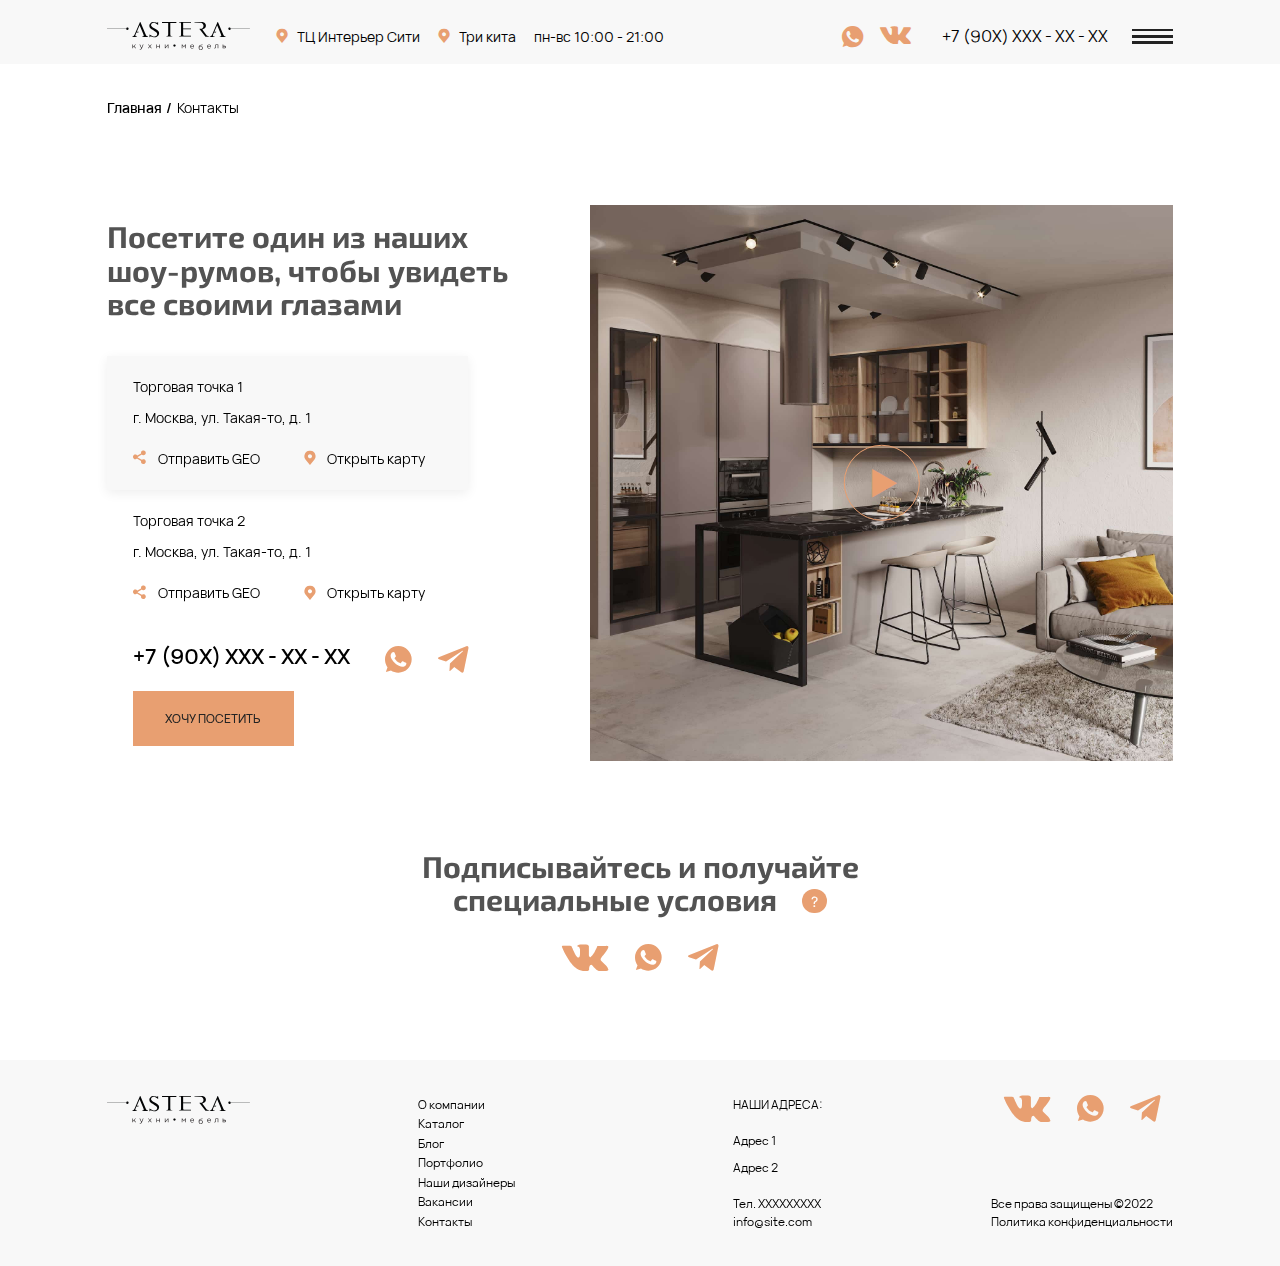
<file: contacts.html>
<!DOCTYPE html>
<html lang="ru">
  <head>
    <meta charset="UTF-8" />
    <meta http-equiv="X-UA-Compatible" content="IE=edge" />
    <meta name="viewport" content="width=device-width, initial-scale=1.0" />
    <link rel="stylesheet" href="assets/css/app.css" />
    <script src="assets/js/app.js" defer></script>
    <title>Контакты</title>
  </head>
  <body>
    <div class="wrapper">
      <header class="header">
        <div class="header__container">
          <div class="header__wrapper">
            <div class="header__left">
              <a href="#" class="header__logo-link">
                <img
                  src="assets/img/logo.svg"
                  alt="logo"
                  class="header__logo"
                />
              </a>
              <div class="header__about">
                <a href="#" class="header__mark _icon-mark">ТЦ Интерьер Сити</a>
                <a href="#" class="header__mark _icon-mark">Три кита</a>
                <span class="header__mark">пн-вс 10:00 - 21:00</span>
              </div>
            </div>
            <div class="header__right">
              <div class="header__contact">
                <div class="header__social">
                  <a href="#" class="header__social-link _icon-whatsapp"></a>
                  <a href="#" class="header__social-link _icon-vk"></a>
                </div>
                <div class="header__phone">
                  <a href="tel:+79099999999" class="header__phone-link"
                    >+7 (90Х) ХХХ - ХХ - ХХ</a
                  >
                </div>
              </div>
              <button class="header__menu menu">
                <span></span>
              </button>
              <div class="menu__body">
                <div class="menu__wrapper">
                  <ul class="menu__list">
                    <li class="menu__item">
                      <a data-goTo="cases" href="#">Пункт 1</a>
                    </li>
                    <li class="menu__item">
                      <a href="#">Пункт 2</a>
                    </li>
                    <li class="menu__item">
                      <a href="#">Пункт 3</a>
                    </li>
                    <li class="menu__item">
                      <a href="#">Пункт 4</a>
                    </li>
                    <li class="menu__item">
                      <a href="#">Пункт 5</a>
                    </li>
                  </ul>
                </div>
              </div>
            </div>
          </div>
        </div>
      </header>
      <main class="main">
        <div class="breadcrumbs">
          <div class="breadcrumbs__container">
            <div class="breadcrumbs__wrapper">
              <a href="index.html" class="breadcrumbs__link">Главная</a>
              <span class="breadcrumbs__active">Контакты</span>
            </div>
          </div>
        </div>
        <section class="location">
          <div class="location__container">
            <div class="location__wrapper">
              <div class="location__content">
                <h2 class="location__title title">
                  Посетите один из наших шоу-румов, чтобы увидеть все своими
                  глазами
                </h2>
                <div class="location__tabs-buttons">
                  <div class="location__tabs-button _active">
                    <div class="location__tabs-name">Торговая точка 1</div>
                    <div class="location__tabs-adress">
                      г. Москва, ул. Такая-то, д. 1
                    </div>
                    <div class="location__tabs-share">
                      <button class="location__tabs-geo _icon-share">
                        Отправить GEO
                      </button>
                      <button class="location__tabs-map _icon-mark">
                        Открыть карту
                      </button>
                    </div>
                  </div>
                  <div class="location__tabs-button">
                    <div class="location__tabs-name">Торговая точка 2</div>
                    <div class="location__tabs-adress">
                      г. Москва, ул. Такая-то, д. 1
                    </div>
                    <div class="location__tabs-share">
                      <button class="location__tabs-geo _icon-share">
                        Отправить GEO
                      </button>
                      <button class="location__tabs-map _icon-mark">
                        Открыть карту
                      </button>
                    </div>
                  </div>
                </div>
                <div class="location__contacts">
                  <div class="location__phone">
                    <a href="tel:+79999999999" class="location__phone-link"
                      >+7 (90Х) ХХХ - ХХ - ХХ</a
                    >
                  </div>
                  <div class="location__social">
                    <a
                      href="#"
                      class="location__social-link _icon-whatsapp"
                    ></a>
                    <a
                      href="#"
                      class="location__social-link _icon-telegram"
                    ></a>
                  </div>
                  <button class="location__button second-btn">
                    ХОЧУ ПОСЕТИТЬ
                  </button>
                </div>
              </div>
              <div class="location__tabs-body">
                <div class="location__image _active">
                  <img
                    src="assets/img/location-image-1.jpg"
                    alt="Image"
                    class="location__img"
                  />
                  <button class="play _icon-play"></button>
                </div>
                <div class="location__image">
                  <img
                    src="assets/img/location-image-1.jpg"
                    alt="Image"
                    class="location__img"
                  />
                  <button class="play _icon-play"></button>
                </div>
              </div>
            </div>
          </div>
        </section>
        <section class="social">
          <div class="social__container">
            <div class="social__wrapper">
              <div class="social__title title">
                <span>Подписывайтесь и получайте специальные условия</span>
                <button class="social__tippy">?</button>
              </div>
              <div class="social__links">
                <a href="#" class="social__link _icon-vk"></a>
                <a href="#" class="social__link _icon-whatsapp"></a>
                <a href="#" class="social__link _icon-telegram"></a>
              </div>
            </div>
          </div>
        </section>
      </main>
      <footer class="footer">
        <div class="footer__container">
          <div class="footer__wrapper">
            <div class="footer__logo">
              <a href="#" class="footer__logo-link">
                <img
                  src="assets/img/logo.svg"
                  alt=""
                  class="footer__logo-img"
                />
              </a>
            </div>
            <div class="footer__about">
              <nav class="footer__nav">
                <ul class="footer__list">
                  <li class="footer__item">
                    <a href="#">О компании</a>
                  </li>
                  <li class="footer__item">
                    <a href="#">Каталог </a>
                  </li>
                  <li class="footer__item">
                    <a href="#">Блог</a>
                  </li>
                  <li class="footer__item">
                    <a href="#">Портфолио</a>
                  </li>
                  <li class="footer__item">
                    <a href="#">Наши дизайнеры</a>
                  </li>
                  <li class="footer__item">
                    <a href="#">Вакансии</a>
                  </li>
                  <li class="footer__item">
                    <a href="#">Контакты</a>
                  </li>
                </ul>
              </nav>
              <div class="footer__contacts">
                <div class="footer__adress-name">НАШИ АДРЕСА:</div>
                <div class="footer__adress">
                  <span>Адрес 1</span>
                  <span>Адрес 2</span>
                </div>
                <div class="footer__contact-links">
                  <a href="tel:+79999999999" class="footer__phone"
                    >Тел. XXXXXXXXX</a
                  >
                  <a href="mailto:info@site.com" class="footer__mail"
                    >info@site.com</a
                  >
                </div>
              </div>
            </div>
            <div class="footer__right">
              <div class="footer__social">
                <a href="#" class="footer__social-link _icon-vk"></a>
                <a href="#" class="footer__social-link _icon-whatsapp"></a>
                <a href="#" class="footer__social-link _icon-telegram"></a>
              </div>
              <div class="footer__info">
                <div class="footer__protect">Все права защищены ©2022</div>
                <div class="footer__protect">Политика конфиденциальности</div>
              </div>
            </div>
          </div>
        </div>
      </footer>
    </div>
    <div id="zoom" class="popup-zoom">
      <div class="popup__wrapper popup-zoom__wrapper">
        <button class="popup-zoom__close close-btn popup__close"></button>
        <div data-youtube-place class="popup-zoom__image"></div>
      </div>
    </div>
    <div id="video" class="popup popup-video">
      <div class="popup__wrapper">
        <div class="popup__content">
          <button class="popup__close"></button>
          <div data-youtube-place class="popup__video-place"></div>
        </div>
      </div>
    </div>
    <div id="callBack" class="popup popup-question">
      <div class="popup__wrapper">
        <div class="popup__content">
          <button class="popup__close"></button>
          <h3 class="popup__title">Оставьте свои данные</h3>
          <div class="popup__contact">
            <div class="popup__phone-wrapper">
              <a href="tel: +7 926 253 44 65" class="popup__phone"
                >+7 926 253 44 65</a
              >
            </div>
            <div class="popup__social">
              <a href="#" class="popup__social-link _icon-telegram"></a>
              <a href="#" class="popup__social-link _icon-whatsapp"></a>
              <a href="#" class="popup__social-link _icon-vk"></a>
            </div>
          </div>
          <form action="#" class="popup__form">
            <input class="popup__input" placeholder="Введите ваше имя " />
            <input
              class="popup__input"
              type="tel"
              placeholder="Введите ваш телефон "
            />
            <textarea class="popup__area" placeholder="Комментарий"></textarea>
            <div class="popup__send">
              <button class="popup__button primary-btn">
                ОТПРАВИТЬ ЗАЯВКУ
              </button>
              <label for="popup-check" class="popup__checks"
                ><input
                  class="popup__checker"
                  type="checkbox"
                  id="popup-check"
                  checked="checked"
                />
                <span class="popup__check _icon-check"></span>
                <span class="popup__text"
                  >Я соглашаюсь с политикой обработки персональных данных</span
                ></label
              >
            </div>
          </form>
        </div>
      </div>
    </div>
    <div id="addedProject" class="popup popup-question">
      <div class="popup__wrapper">
        <div class="popup__content">
          <button class="popup__close"></button>
          <h3 class="popup__title">Оставьте свои данные</h3>
          <div class="popup__contact">
            <div class="popup__phone-wrapper">
              <a href="tel: +7 926 253 44 65" class="popup__phone"
                >+7 926 253 44 65</a
              >
            </div>
            <div class="popup__social">
              <a href="#" class="popup__social-link _icon-telegram"></a>
              <a href="#" class="popup__social-link _icon-whatsapp"></a>
              <a href="#" class="popup__social-link _icon-vk"></a>
            </div>
          </div>
          <form action="#" class="popup__form">
            <input class="popup__input" placeholder="Введите ваше имя" />
            <input
              class="popup__input"
              type="tel"
              placeholder="Введите ваш телефон "
            />
            <label class="popup__file-label">
              <input type="file" class="popup__file" multiple />
              <img
                src="assets/img/icons/file.png"
                alt="icon"
                class="popup__file-img"
              />
              <span class="popup__file-text">Добавить файл</span>
            </label>
            <textarea class="popup__area" placeholder="Комментарий"></textarea>
            <div class="popup__send">
              <button class="popup__button primary-btn">
                ОТПРАВИТЬ ЗАЯВКУ
              </button>
              <label for="popup-check" class="popup__checks"
                ><input
                  class="popup__checker"
                  type="checkbox"
                  id="popup-check"
                  checked="checked"
                />
                <span class="popup__check _icon-check"></span>
                <span class="popup__text"
                  >Я соглашаюсь с политикой обработки персональных данных</span
                ></label
              >
            </div>
          </form>
        </div>
      </div>
    </div>
    <div id="case" class="popup popup-case">
      <div class="popup__wrapper">
        <div class="popup__content">
          <button class="popup__close"></button>
          <div class="popup-case__wrapper">
            <div class="popup-case__slider popup-case-slider">
              <div class="popup-case-slider__swiper swiper">
                <div class="popup-case-slider__wrapper swiper-wrapper">
                  <div class="popup-case-slider__slide swiper-slide">
                    <div class="popup-case-slider__image">
                      <img src="assets/img/popup-case-slider/popup-case-slider-image-1.jpg" alt="Slider Image" class="popup-case-slider__img">
                    </div>
                  </div>
                  <div class="popup-case-slider__slide swiper-slide">
                    <div class="popup-case-slider__image">
                      <img src="assets/img/popup-case-slider/popup-case-slider-image-1.jpg" alt="Slider Image" class="popup-case-slider__img">
                    </div>
                  </div>
                  <div class="popup-case-slider__slide swiper-slide">
                    <div class="popup-case-slider__image">
                      <img src="assets/img/popup-case-slider/popup-case-slider-image-1.jpg" alt="Slider Image" class="popup-case-slider__img">
                    </div>
                  </div>
                </div>
              </div>
              <div class="popup-case-slider__controls">
                <button class="popup-case-slider__button popup-case-slider__button--prev _icon-slider-arrow"></button>
                <button class="popup-case-slider__button popup-case-slider__button--next _icon-slider-arrow"></button>
              </div>
            </div>
            <div class="popup-case__descr">
              <h4 class="popup__title">Название кухни</h4>
              <p class="popup-case__info">
                Lorem ipsum dolor sit amet consectetur adipisicing elit. Numquam repudiandae cupiditate id, repellat voluptatibus at deserunt modi esse harum officia alias iste 
              </p>
              <p class="popup-case__info">
                Lorem ipsum dolor sit amet consectetur, adipisicing elit. Cumque architecto voluptate harum eius eveniet? Repellendus, officia nulla voluptas ullam et voluptatem 
              </p>
              <button data-popup="#callBack" class="popup-case__info__button primary-btn">Хочу такую</button>
            </div>
          </div>
      </div>
    </div>
    </div>
  </body>
</html>
</file>
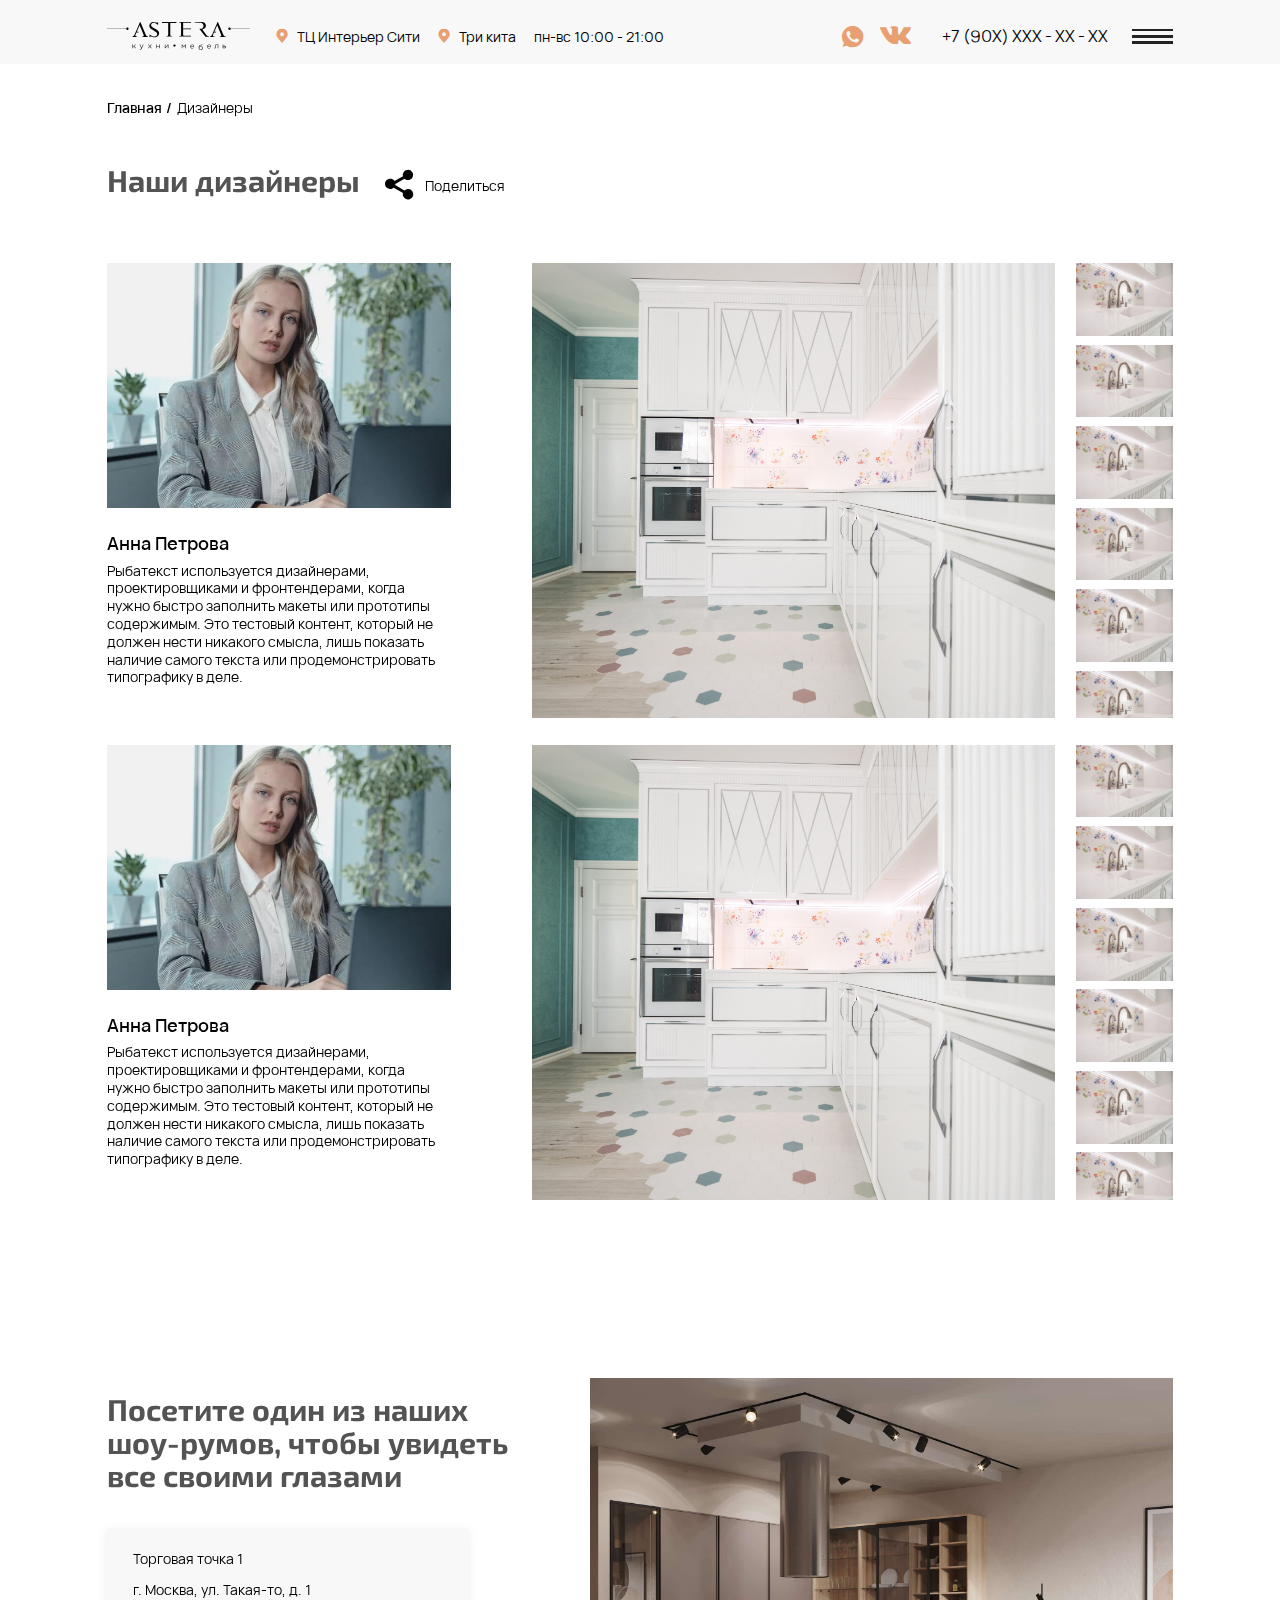
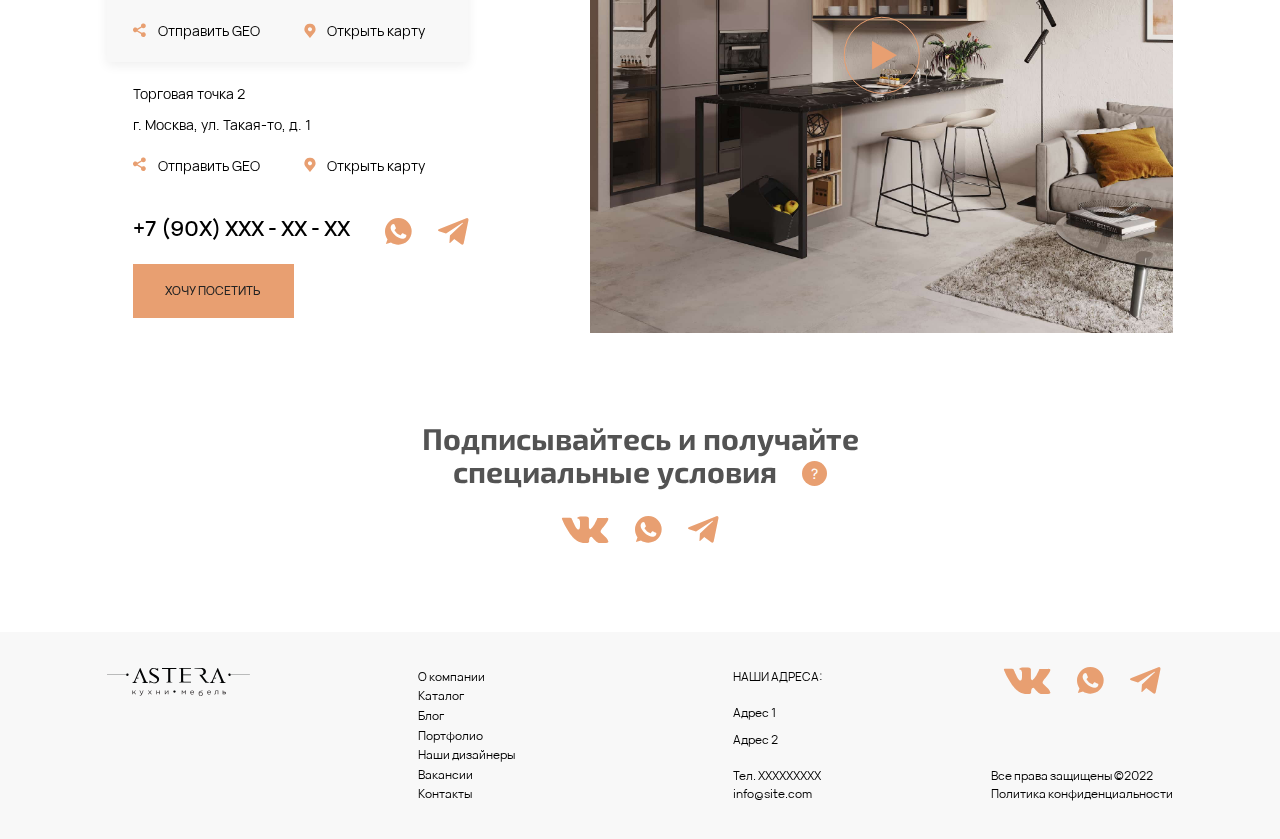
<file: designer.html>
<!DOCTYPE html>
<html lang="ru">
  <head>
    <meta charset="UTF-8" />
    <meta http-equiv="X-UA-Compatible" content="IE=edge" />
    <meta name="viewport" content="width=device-width, initial-scale=1.0" />
    <link rel="stylesheet" href="assets/css/app.css" />
    <script src="assets/js/app.js" defer></script>
    <title>Дизайнеры</title>
  </head>
  <body>
    <div class="wrapper">
      <header class="header">
        <div class="header__container">
          <div class="header__wrapper">
            <div class="header__left">
              <a href="#" class="header__logo-link">
                <img
                  src="assets/img/logo.svg"
                  alt="logo"
                  class="header__logo"
                />
              </a>
              <div class="header__about">
                <a href="#" class="header__mark _icon-mark">ТЦ Интерьер Сити</a>
                <a href="#" class="header__mark _icon-mark">Три кита</a>
                <span class="header__mark">пн-вс 10:00 - 21:00</span>
              </div>
            </div>
            <div class="header__right">
              <div class="header__contact">
                <div class="header__social">
                  <a href="#" class="header__social-link _icon-whatsapp"></a>
                  <a href="#" class="header__social-link _icon-vk"></a>
                </div>
                <div class="header__phone">
                  <a href="tel:+79099999999" class="header__phone-link"
                    >+7 (90Х) ХХХ - ХХ - ХХ</a
                  >
                </div>
              </div>
              <button class="header__menu menu">
                <span></span>
              </button>
              <div class="menu__body">
                <div class="menu__wrapper">
                  <ul class="menu__list">
                    <li class="menu__item">
                      <a data-goTo="cases" href="#">Пункт 1</a>
                    </li>
                    <li class="menu__item">
                      <a href="#">Пункт 2</a>
                    </li>
                    <li class="menu__item">
                      <a href="#">Пункт 3</a>
                    </li>
                    <li class="menu__item">
                      <a href="#">Пункт 4</a>
                    </li>
                    <li class="menu__item">
                      <a href="#">Пункт 5</a>
                    </li>
                  </ul>
                </div>
              </div>
            </div>
          </div>
        </div>
      </header>
      <main class="main">
        <div class="breadcrumbs">
          <div class="breadcrumbs__container">
            <div class="breadcrumbs__wrapper">
              <a href="index.html" class="breadcrumbs__link">Главная</a>
              <span class="breadcrumbs__active">Дизайнеры</span>
            </div>
          </div>
        </div>
        <section class="designer">
          <div class="designer__container">
            <div class="designer__title-wrapper">
              <h2 class="designer__title title">Наши дизайнеры</h2>
              <button class="designer__share _icon-share">Поделиться</button>
            </div>
            <div class="designer__wrapper">
              <div class="designer__content">
                <div class="designer__photo">
                  <img
                    src="assets/img/designer/photo-1.jpg"
                    alt="Photo"
                    class="designer__photo-img"
                  />
                </div>
                <div class="designer__text-wrapper">
                  <div class="designer__name">Анна Петрова</div>
                  <div class="designer__info">
                    Рыбатекст используется дизайнерами, проектировщиками и
                    фронтендерами, когда нужно быстро заполнить макеты или
                    прототипы содержимым. Это тестовый контент, который не
                    должен нести никакого смысла, лишь показать наличие самого
                    текста или продемонстрировать типографику в деле.
                  </div>
                </div>
              </div>
              <div class="designer__images">
                <div class="designer__main-image">
                  <img
                    src="assets/img/designer/designer-main-image.jpg"
                    alt="Main Image"
                    class="designer__main-img"
                  />
                </div>
                <div class="designer__second-images">
                  <div class="designer__second-image">
                    <img
                      src="assets/img/designer/designer-second-image-1.jpg"
                      alt="Image"
                      class="designer__second-img"
                    />
                  </div>
                  <div class="designer__second-image">
                    <img
                      src="assets/img/designer/designer-second-image-1.jpg"
                      alt="Image"
                      class="designer__second-img"
                    />
                  </div>
                  <div class="designer__second-image">
                    <img
                      src="assets/img/designer/designer-second-image-1.jpg"
                      alt="Image"
                      class="designer__second-img"
                    />
                  </div>
                  <div class="designer__second-image">
                    <img
                      src="assets/img/designer/designer-second-image-1.jpg"
                      alt="Image"
                      class="designer__second-img"
                    />
                  </div>
                  <div class="designer__second-image">
                    <img
                      src="assets/img/designer/designer-second-image-1.jpg"
                      alt="Image"
                      class="designer__second-img"
                    />
                  </div>
                  <div class="designer__second-image">
                    <img
                      src="assets/img/designer/designer-second-image-1.jpg"
                      alt="Image"
                      class="designer__second-img"
                    />
                  </div>
                  <div class="designer__second-image">
                    <img
                      src="assets/img/designer/designer-second-image-1.jpg"
                      alt="Image"
                      class="designer__second-img"
                    />
                    <button class="designer__play play _icon-play"></button>
                  </div>
                </div>
              </div>
            </div>
            <div class="designer__wrapper">
              <div class="designer__content">
                <div class="designer__photo">
                  <img
                    src="assets/img/designer/photo-1.jpg"
                    alt="Photo"
                    class="designer__photo-img"
                  />
                </div>
                <div class="designer__text-wrapper">
                  <div class="designer__name">Анна Петрова</div>
                  <div class="designer__info">
                    Рыбатекст используется дизайнерами, проектировщиками и
                    фронтендерами, когда нужно быстро заполнить макеты или
                    прототипы содержимым. Это тестовый контент, который не
                    должен нести никакого смысла, лишь показать наличие самого
                    текста или продемонстрировать типографику в деле.
                  </div>
                </div>
              </div>
              <div class="designer__images">
                <div class="designer__main-image">
                  <img
                    src="assets/img/designer/designer-main-image.jpg"
                    alt="Main Image"
                    class="designer__main-img"
                  />
                </div>
                <div class="designer__second-images">
                  <div class="designer__second-image">
                    <img
                      src="assets/img/designer/designer-second-image-1.jpg"
                      alt="Image"
                      class="designer__second-img"
                    />
                  </div>
                  <div class="designer__second-image">
                    <img
                      src="assets/img/designer/designer-second-image-1.jpg"
                      alt="Image"
                      class="designer__second-img"
                    />
                  </div>
                  <div class="designer__second-image">
                    <img
                      src="assets/img/designer/designer-second-image-1.jpg"
                      alt="Image"
                      class="designer__second-img"
                    />
                  </div>
                  <div class="designer__second-image">
                    <img
                      src="assets/img/designer/designer-second-image-1.jpg"
                      alt="Image"
                      class="designer__second-img"
                    />
                  </div>
                  <div class="designer__second-image">
                    <img
                      src="assets/img/designer/designer-second-image-1.jpg"
                      alt="Image"
                      class="designer__second-img"
                    />
                  </div>
                  <div class="designer__second-image">
                    <img
                      src="assets/img/designer/designer-second-image-1.jpg"
                      alt="Image"
                      class="designer__second-img"
                    />
                  </div>
                  <div class="designer__second-image">
                    <img
                      src="assets/img/designer/designer-second-image-1.jpg"
                      alt="Image"
                      class="designer__second-img"
                    />
                    <button class="designer__play play _icon-play"></button>
                  </div>
                </div>
              </div>
            </div>
          </div>
        </section>
        <section class="location">
          <div class="location__container">
            <div class="location__wrapper">
              <div class="location__content">
                <h2 class="location__title title">
                  Посетите один из наших шоу-румов, чтобы увидеть все своими
                  глазами
                </h2>
                <div class="location__tabs-buttons">
                  <div class="location__tabs-button _active">
                    <div class="location__tabs-name">Торговая точка 1</div>
                    <div class="location__tabs-adress">
                      г. Москва, ул. Такая-то, д. 1
                    </div>
                    <div class="location__tabs-share">
                      <button class="location__tabs-geo _icon-share">
                        Отправить GEO
                      </button>
                      <button class="location__tabs-map _icon-mark">
                        Открыть карту
                      </button>
                    </div>
                  </div>
                  <div class="location__tabs-button">
                    <div class="location__tabs-name">Торговая точка 2</div>
                    <div class="location__tabs-adress">
                      г. Москва, ул. Такая-то, д. 1
                    </div>
                    <div class="location__tabs-share">
                      <button class="location__tabs-geo _icon-share">
                        Отправить GEO
                      </button>
                      <button class="location__tabs-map _icon-mark">
                        Открыть карту
                      </button>
                    </div>
                  </div>
                </div>
                <div class="location__contacts">
                  <div class="location__phone">
                    <a href="tel:+79999999999" class="location__phone-link"
                      >+7 (90Х) ХХХ - ХХ - ХХ</a
                    >
                  </div>
                  <div class="location__social">
                    <a
                      href="#"
                      class="location__social-link _icon-whatsapp"
                    ></a>
                    <a
                      href="#"
                      class="location__social-link _icon-telegram"
                    ></a>
                  </div>
                  <button class="location__button second-btn">
                    ХОЧУ ПОСЕТИТЬ
                  </button>
                </div>
              </div>
              <div class="location__tabs-body">
                <div class="location__image _active">
                  <img
                    src="assets/img/location-image-1.jpg"
                    alt="Image"
                    class="location__img"
                  />
                  <button class="play _icon-play"></button>
                </div>
                <div class="location__image">
                  <img
                    src="assets/img/location-image-1.jpg"
                    alt="Image"
                    class="location__img"
                  />
                  <button class="play _icon-play"></button>
                </div>
              </div>
            </div>
          </div>
        </section>
        <section class="social">
          <div class="social__container">
            <div class="social__wrapper">
              <div class="social__title title">
                <span>Подписывайтесь и получайте специальные условия</span>
                <button class="social__tippy">?</button>
              </div>
              <div class="social__links">
                <a href="#" class="social__link _icon-vk"></a>
                <a href="#" class="social__link _icon-whatsapp"></a>
                <a href="#" class="social__link _icon-telegram"></a>
              </div>
            </div>
          </div>
        </section>
      </main>
      <footer class="footer">
        <div class="footer__container">
          <div class="footer__wrapper">
            <div class="footer__logo">
              <a href="#" class="footer__logo-link">
                <img
                  src="assets/img/logo.svg"
                  alt=""
                  class="footer__logo-img"
                />
              </a>
            </div>
            <div class="footer__about">
              <nav class="footer__nav">
                <ul class="footer__list">
                  <li class="footer__item">
                    <a href="#">О компании</a>
                  </li>
                  <li class="footer__item">
                    <a href="#">Каталог </a>
                  </li>
                  <li class="footer__item">
                    <a href="#">Блог</a>
                  </li>
                  <li class="footer__item">
                    <a href="#">Портфолио</a>
                  </li>
                  <li class="footer__item">
                    <a href="#">Наши дизайнеры</a>
                  </li>
                  <li class="footer__item">
                    <a href="#">Вакансии</a>
                  </li>
                  <li class="footer__item">
                    <a href="#">Контакты</a>
                  </li>
                </ul>
              </nav>
              <div class="footer__contacts">
                <div class="footer__adress-name">НАШИ АДРЕСА:</div>
                <div class="footer__adress">
                  <span>Адрес 1</span>
                  <span>Адрес 2</span>
                </div>
                <div class="footer__contact-links">
                  <a href="tel:+79999999999" class="footer__phone"
                    >Тел. XXXXXXXXX</a
                  >
                  <a href="mailto:info@site.com" class="footer__mail"
                    >info@site.com</a
                  >
                </div>
              </div>
            </div>
            <div class="footer__right">
              <div class="footer__social">
                <a href="#" class="footer__social-link _icon-vk"></a>
                <a href="#" class="footer__social-link _icon-whatsapp"></a>
                <a href="#" class="footer__social-link _icon-telegram"></a>
              </div>
              <div class="footer__info">
                <div class="footer__protect">Все права защищены ©2022</div>
                <div class="footer__protect">Политика конфиденциальности</div>
              </div>
            </div>
          </div>
        </div>
      </footer>
    </div>
    <div id="zoom" class="popup-zoom">
      <div class="popup__wrapper popup-zoom__wrapper">
        <button class="popup-zoom__close close-btn popup__close"></button>
        <div data-youtube-place class="popup-zoom__image"></div>
      </div>
    </div>
    <div id="video" class="popup popup-video">
      <div class="popup__wrapper">
        <div class="popup__content">
          <button class="popup__close"></button>
          <div data-youtube-place class="popup__video-place"></div>
        </div>
      </div>
    </div>
    <div id="callBack" class="popup popup-question">
      <div class="popup__wrapper">
        <div class="popup__content">
          <button class="popup__close"></button>
          <h3 class="popup__title">Оставьте свои данные</h3>
          <div class="popup__contact">
            <div class="popup__phone-wrapper">
              <a href="tel: +7 926 253 44 65" class="popup__phone"
                >+7 926 253 44 65</a
              >
            </div>
            <div class="popup__social">
              <a href="#" class="popup__social-link _icon-telegram"></a>
              <a href="#" class="popup__social-link _icon-whatsapp"></a>
              <a href="#" class="popup__social-link _icon-vk"></a>
            </div>
          </div>
          <form action="#" class="popup__form">
            <input class="popup__input" placeholder="Введите ваше имя " />
            <input
              class="popup__input"
              type="tel"
              placeholder="Введите ваш телефон "
            />
            <textarea class="popup__area" placeholder="Комментарий"></textarea>
            <div class="popup__send">
              <button class="popup__button primary-btn">
                ОТПРАВИТЬ ЗАЯВКУ
              </button>
              <label for="popup-check" class="popup__checks"
                ><input
                  class="popup__checker"
                  type="checkbox"
                  id="popup-check"
                  checked="checked"
                />
                <span class="popup__check _icon-check"></span>
                <span class="popup__text"
                  >Я соглашаюсь с политикой обработки персональных данных</span
                ></label
              >
            </div>
          </form>
        </div>
      </div>
    </div>
    <div id="addedProject" class="popup popup-question">
      <div class="popup__wrapper">
        <div class="popup__content">
          <button class="popup__close"></button>
          <h3 class="popup__title">Оставьте свои данные</h3>
          <div class="popup__contact">
            <div class="popup__phone-wrapper">
              <a href="tel: +7 926 253 44 65" class="popup__phone"
                >+7 926 253 44 65</a
              >
            </div>
            <div class="popup__social">
              <a href="#" class="popup__social-link _icon-telegram"></a>
              <a href="#" class="popup__social-link _icon-whatsapp"></a>
              <a href="#" class="popup__social-link _icon-vk"></a>
            </div>
          </div>
          <form action="#" class="popup__form">
            <input class="popup__input" placeholder="Введите ваше имя" />
            <input
              class="popup__input"
              type="tel"
              placeholder="Введите ваш телефон "
            />
            <label class="popup__file-label">
              <input type="file" class="popup__file" multiple />
              <img
                src="assets/img/icons/file.png"
                alt="icon"
                class="popup__file-img"
              />
              <span class="popup__file-text">Добавить файл</span>
            </label>
            <textarea class="popup__area" placeholder="Комментарий"></textarea>
            <div class="popup__send">
              <button class="popup__button primary-btn">
                ОТПРАВИТЬ ЗАЯВКУ
              </button>
              <label for="popup-check" class="popup__checks"
                ><input
                  class="popup__checker"
                  type="checkbox"
                  id="popup-check"
                  checked="checked"
                />
                <span class="popup__check _icon-check"></span>
                <span class="popup__text"
                  >Я соглашаюсь с политикой обработки персональных данных</span
                ></label
              >
            </div>
          </form>
        </div>
      </div>
    </div>
    <div id="case" class="popup popup-case">
      <div class="popup__wrapper">
        <div class="popup__content">
          <button class="popup__close"></button>
          <div class="popup-case__wrapper">
            <div class="popup-case__slider popup-case-slider">
              <div class="popup-case-slider__swiper swiper">
                <div class="popup-case-slider__wrapper swiper-wrapper">
                  <div class="popup-case-slider__slide swiper-slide">
                    <div class="popup-case-slider__image">
                      <img src="assets/img/popup-case-slider/popup-case-slider-image-1.jpg" alt="Slider Image" class="popup-case-slider__img">
                    </div>
                  </div>
                  <div class="popup-case-slider__slide swiper-slide">
                    <div class="popup-case-slider__image">
                      <img src="assets/img/popup-case-slider/popup-case-slider-image-1.jpg" alt="Slider Image" class="popup-case-slider__img">
                    </div>
                  </div>
                  <div class="popup-case-slider__slide swiper-slide">
                    <div class="popup-case-slider__image">
                      <img src="assets/img/popup-case-slider/popup-case-slider-image-1.jpg" alt="Slider Image" class="popup-case-slider__img">
                    </div>
                  </div>
                </div>
              </div>
              <div class="popup-case-slider__controls">
                <button class="popup-case-slider__button popup-case-slider__button--prev _icon-slider-arrow"></button>
                <button class="popup-case-slider__button popup-case-slider__button--next _icon-slider-arrow"></button>
              </div>
            </div>
            <div class="popup-case__descr">
              <h4 class="popup__title">Название кухни</h4>
              <p class="popup-case__info">
                Lorem ipsum dolor sit amet consectetur adipisicing elit. Numquam repudiandae cupiditate id, repellat voluptatibus at deserunt modi esse harum officia alias iste 
              </p>
              <p class="popup-case__info">
                Lorem ipsum dolor sit amet consectetur, adipisicing elit. Cumque architecto voluptate harum eius eveniet? Repellendus, officia nulla voluptas ullam et voluptatem 
              </p>
              <button data-popup="#callBack" class="popup-case__info__button primary-btn">Хочу такую</button>
            </div>
          </div>
      </div>
    </div>
    </div>
  </body>
</html>
</file>
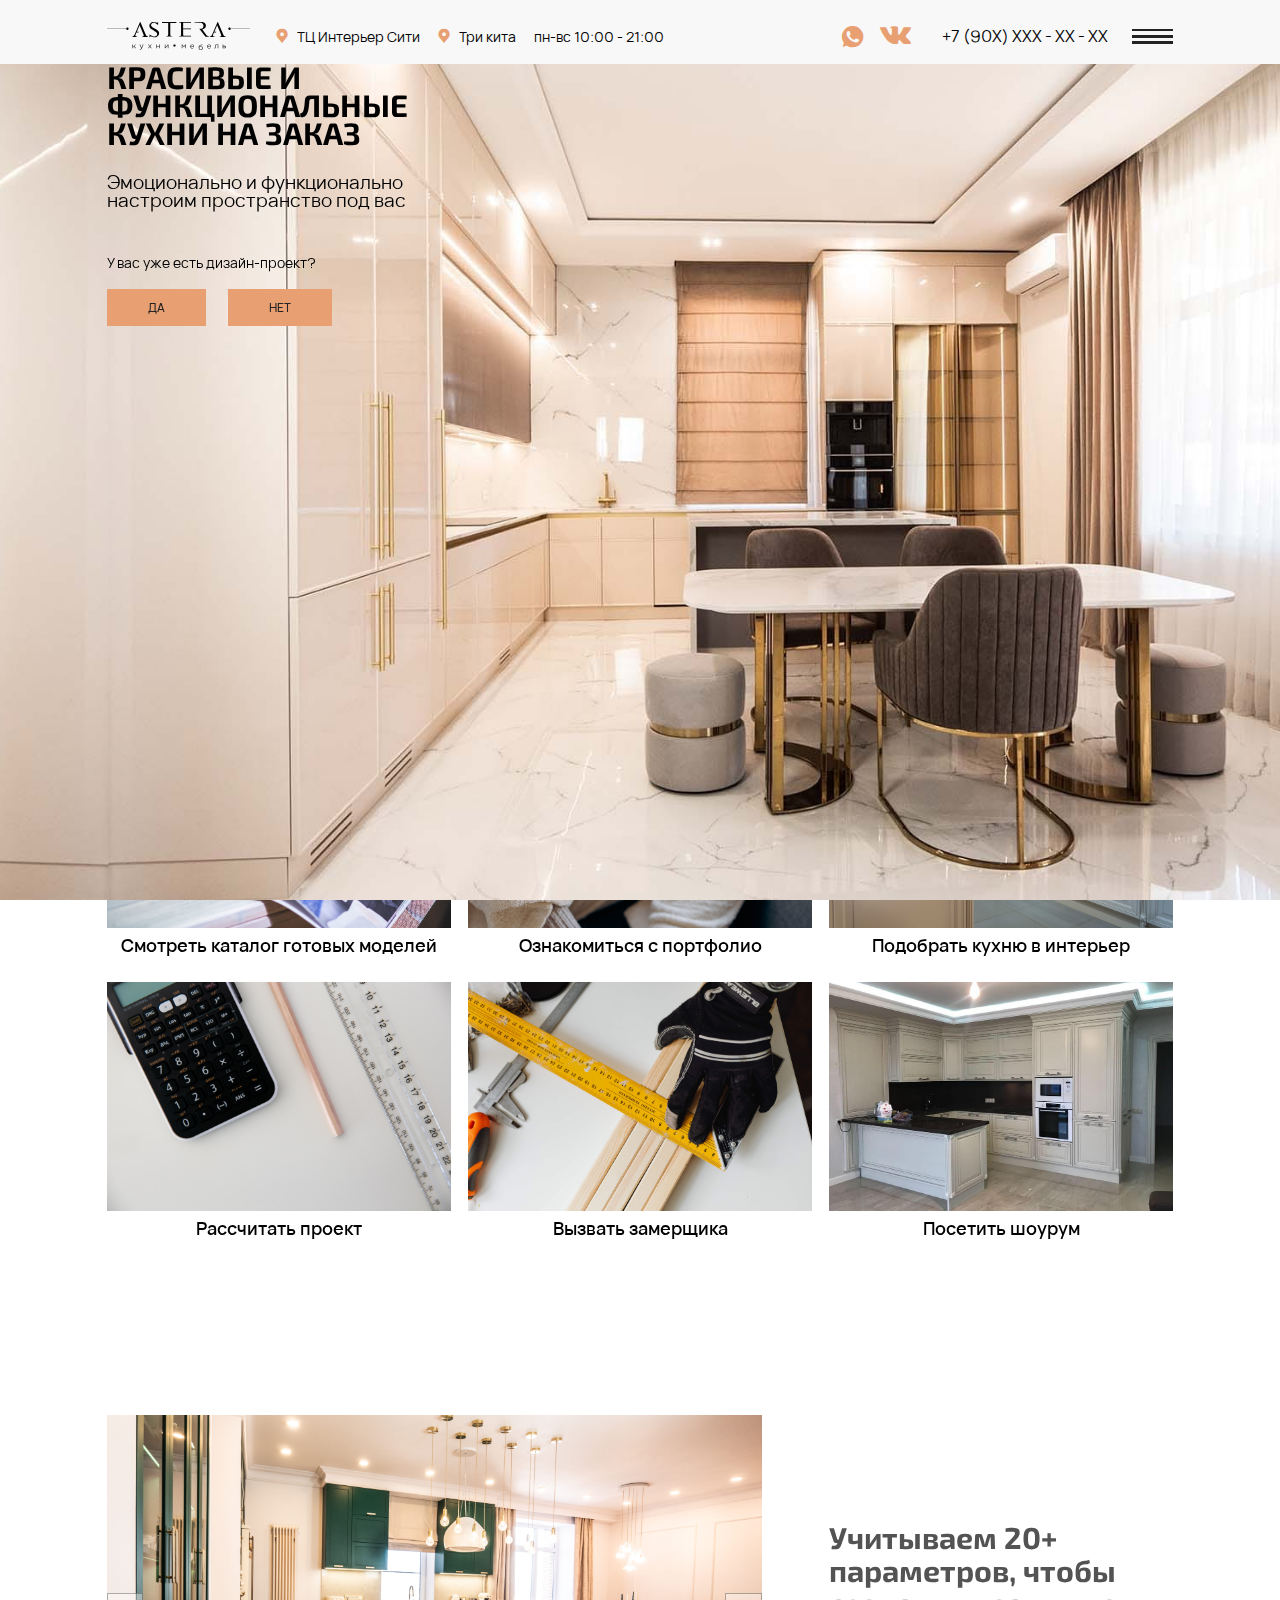
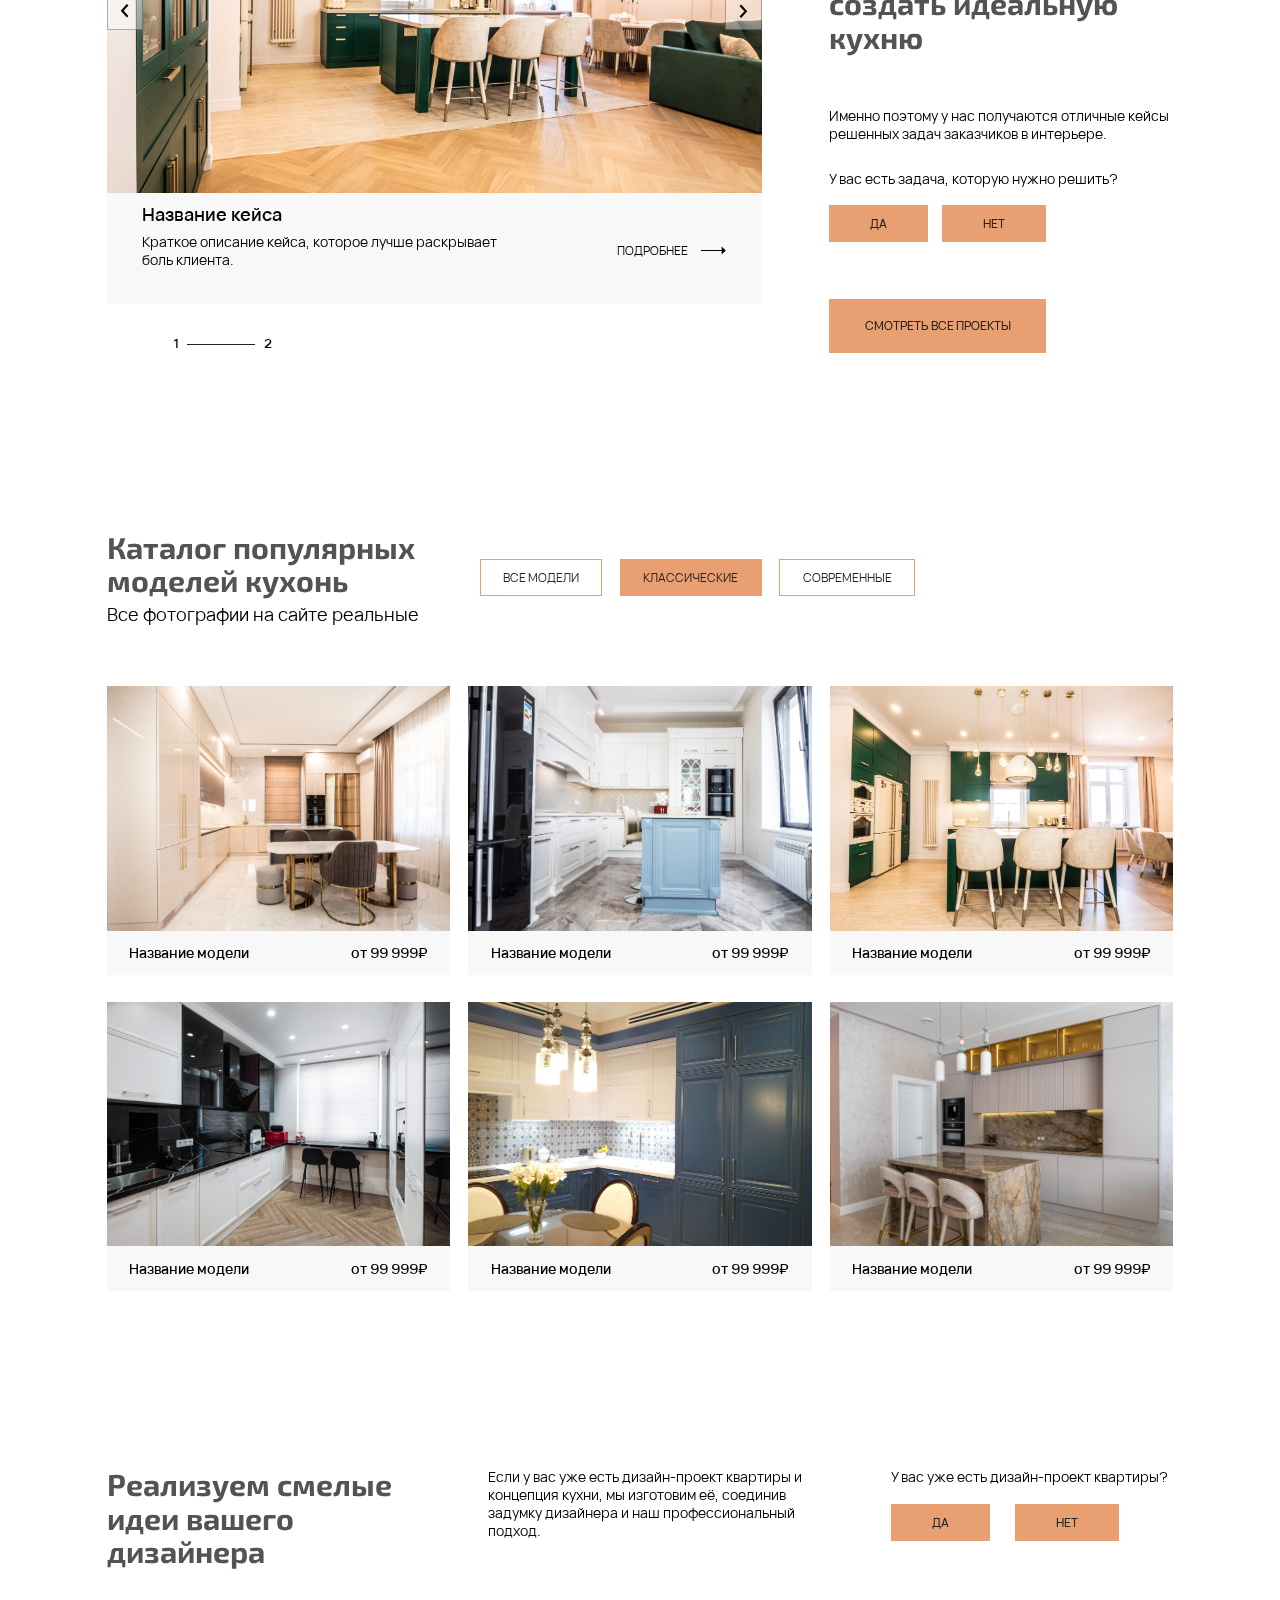
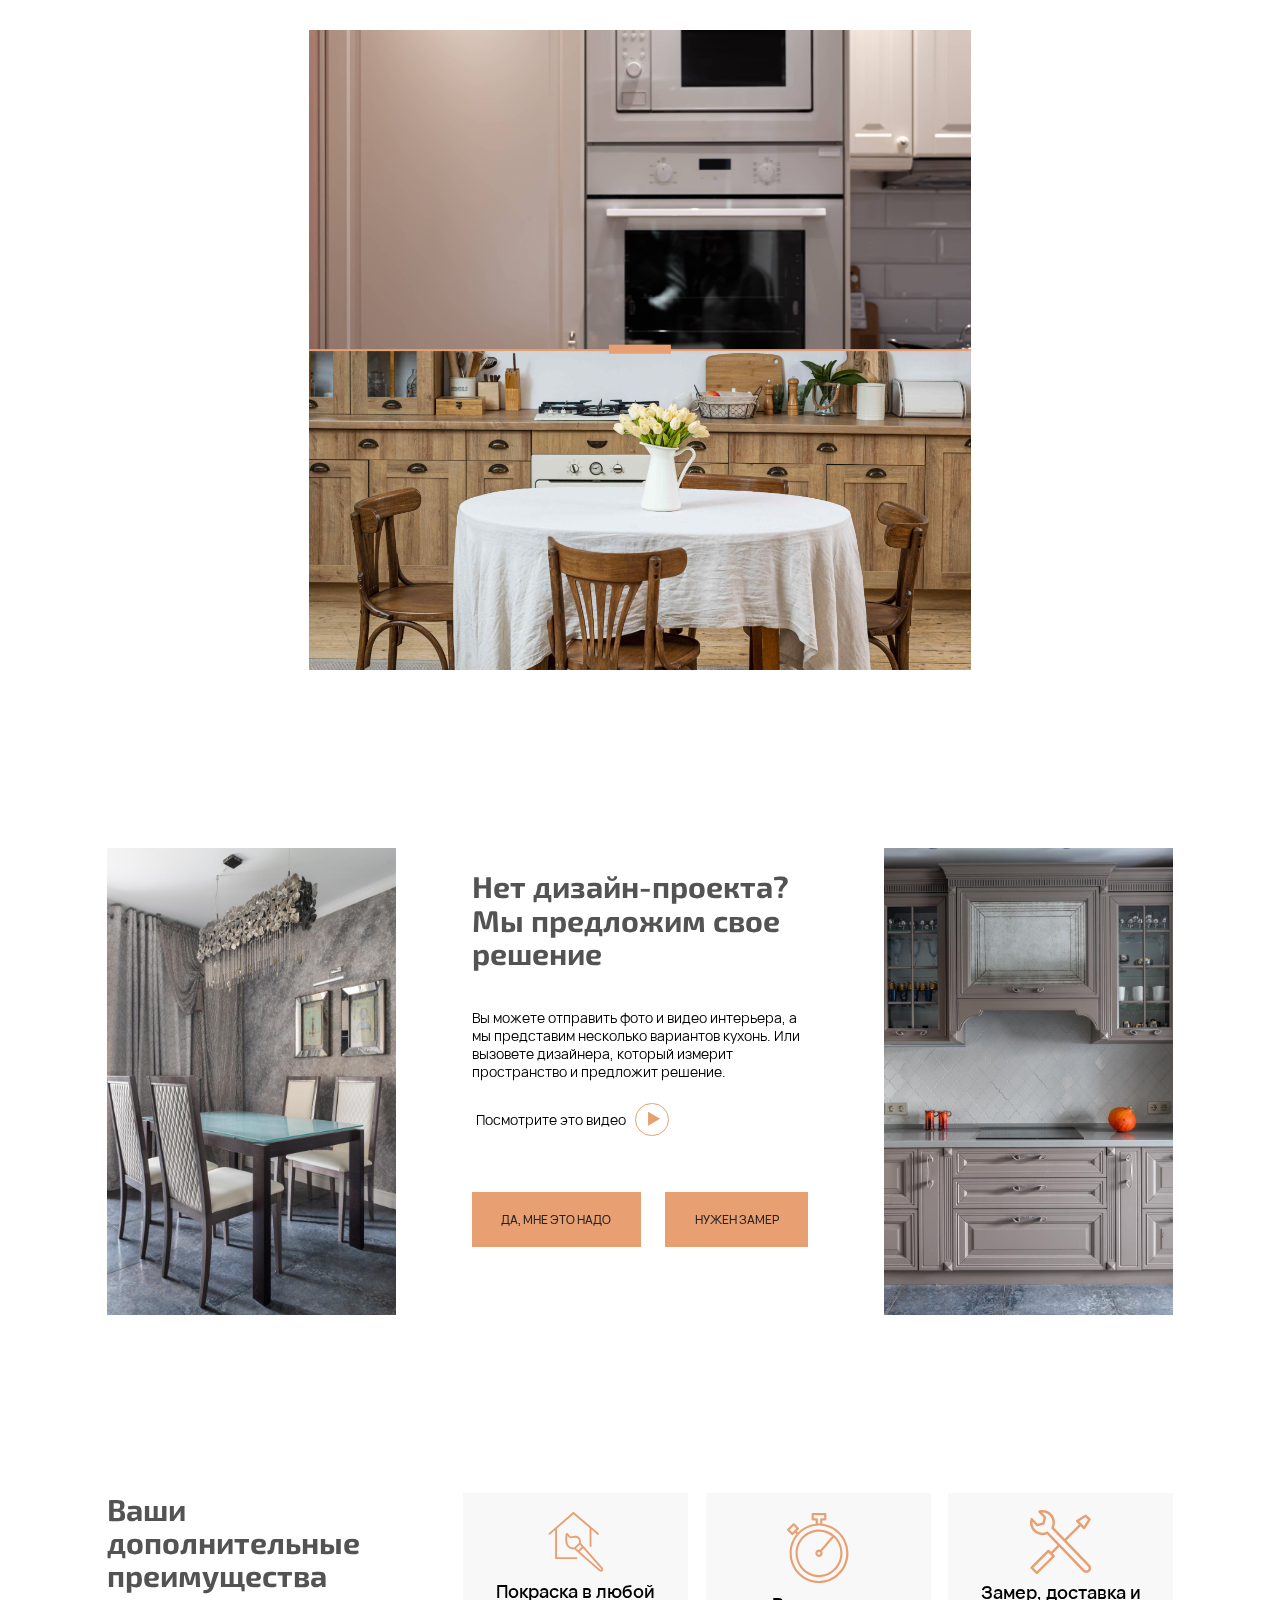
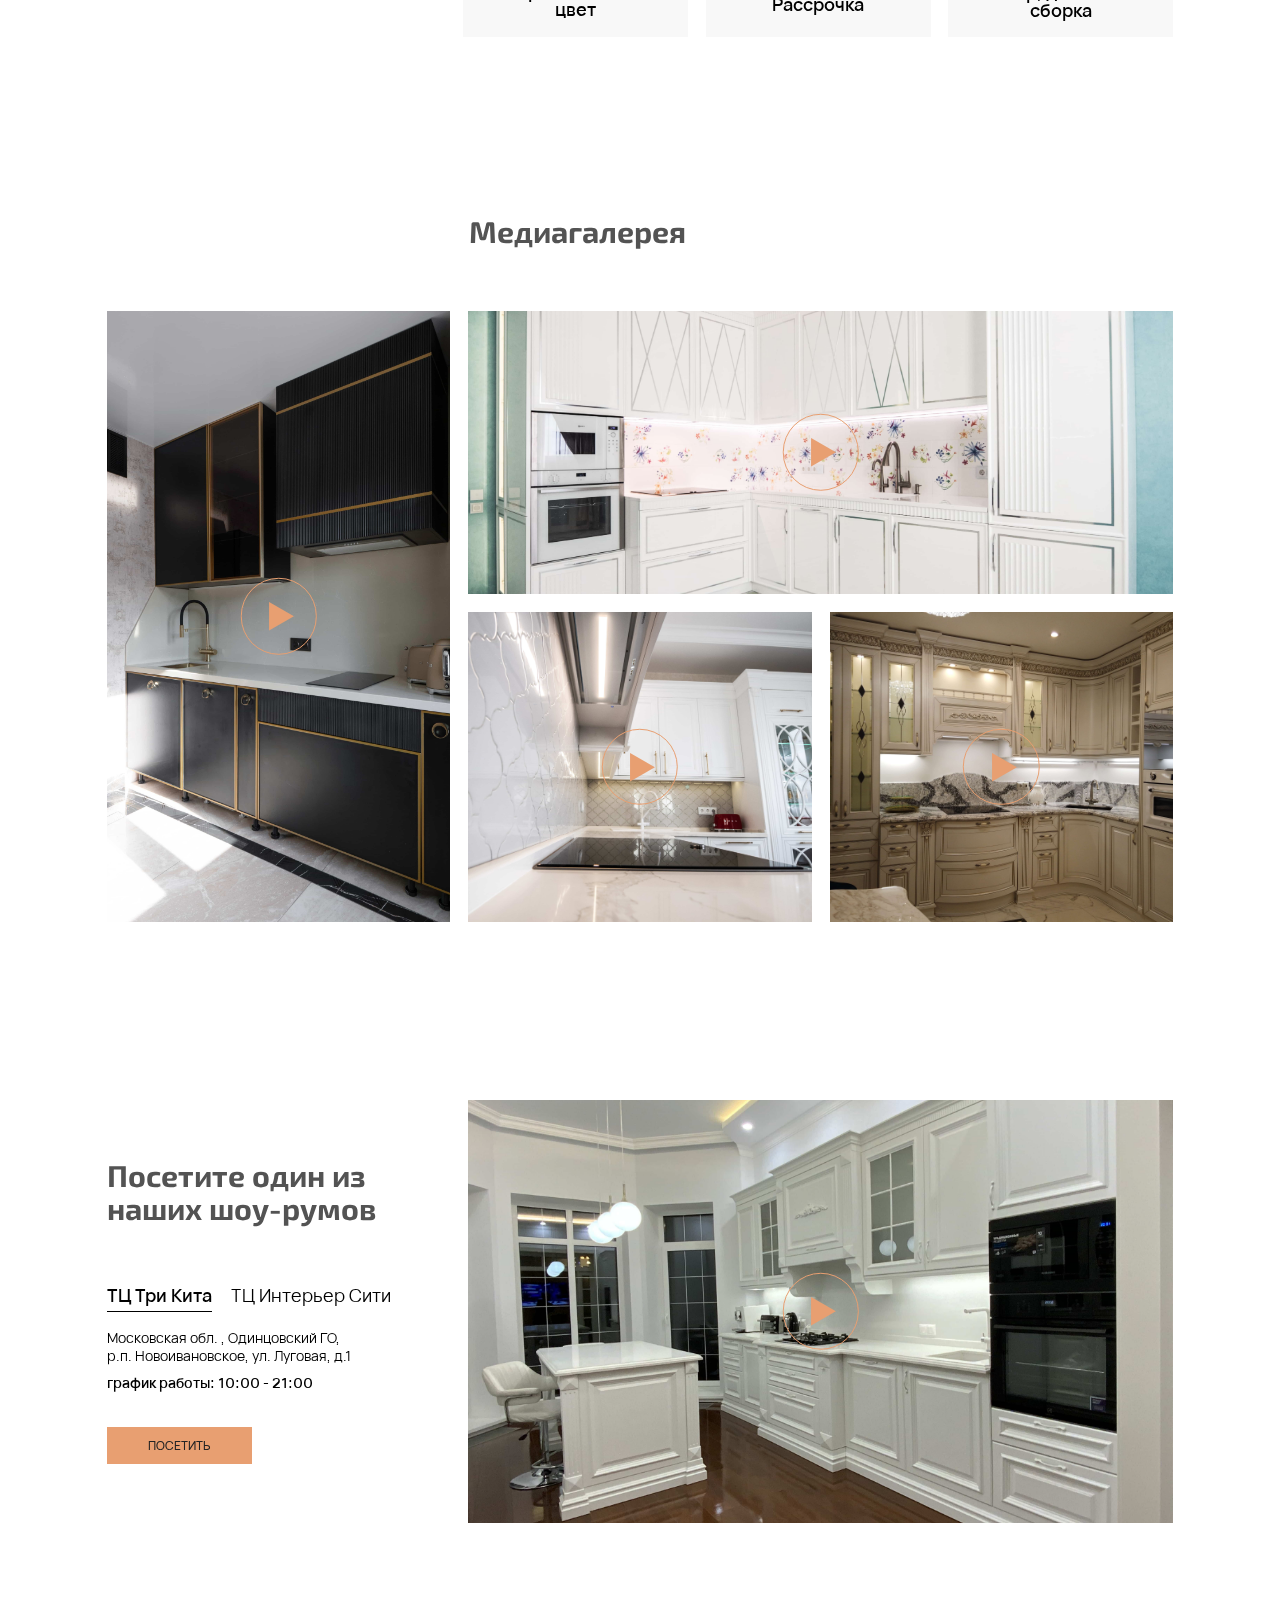
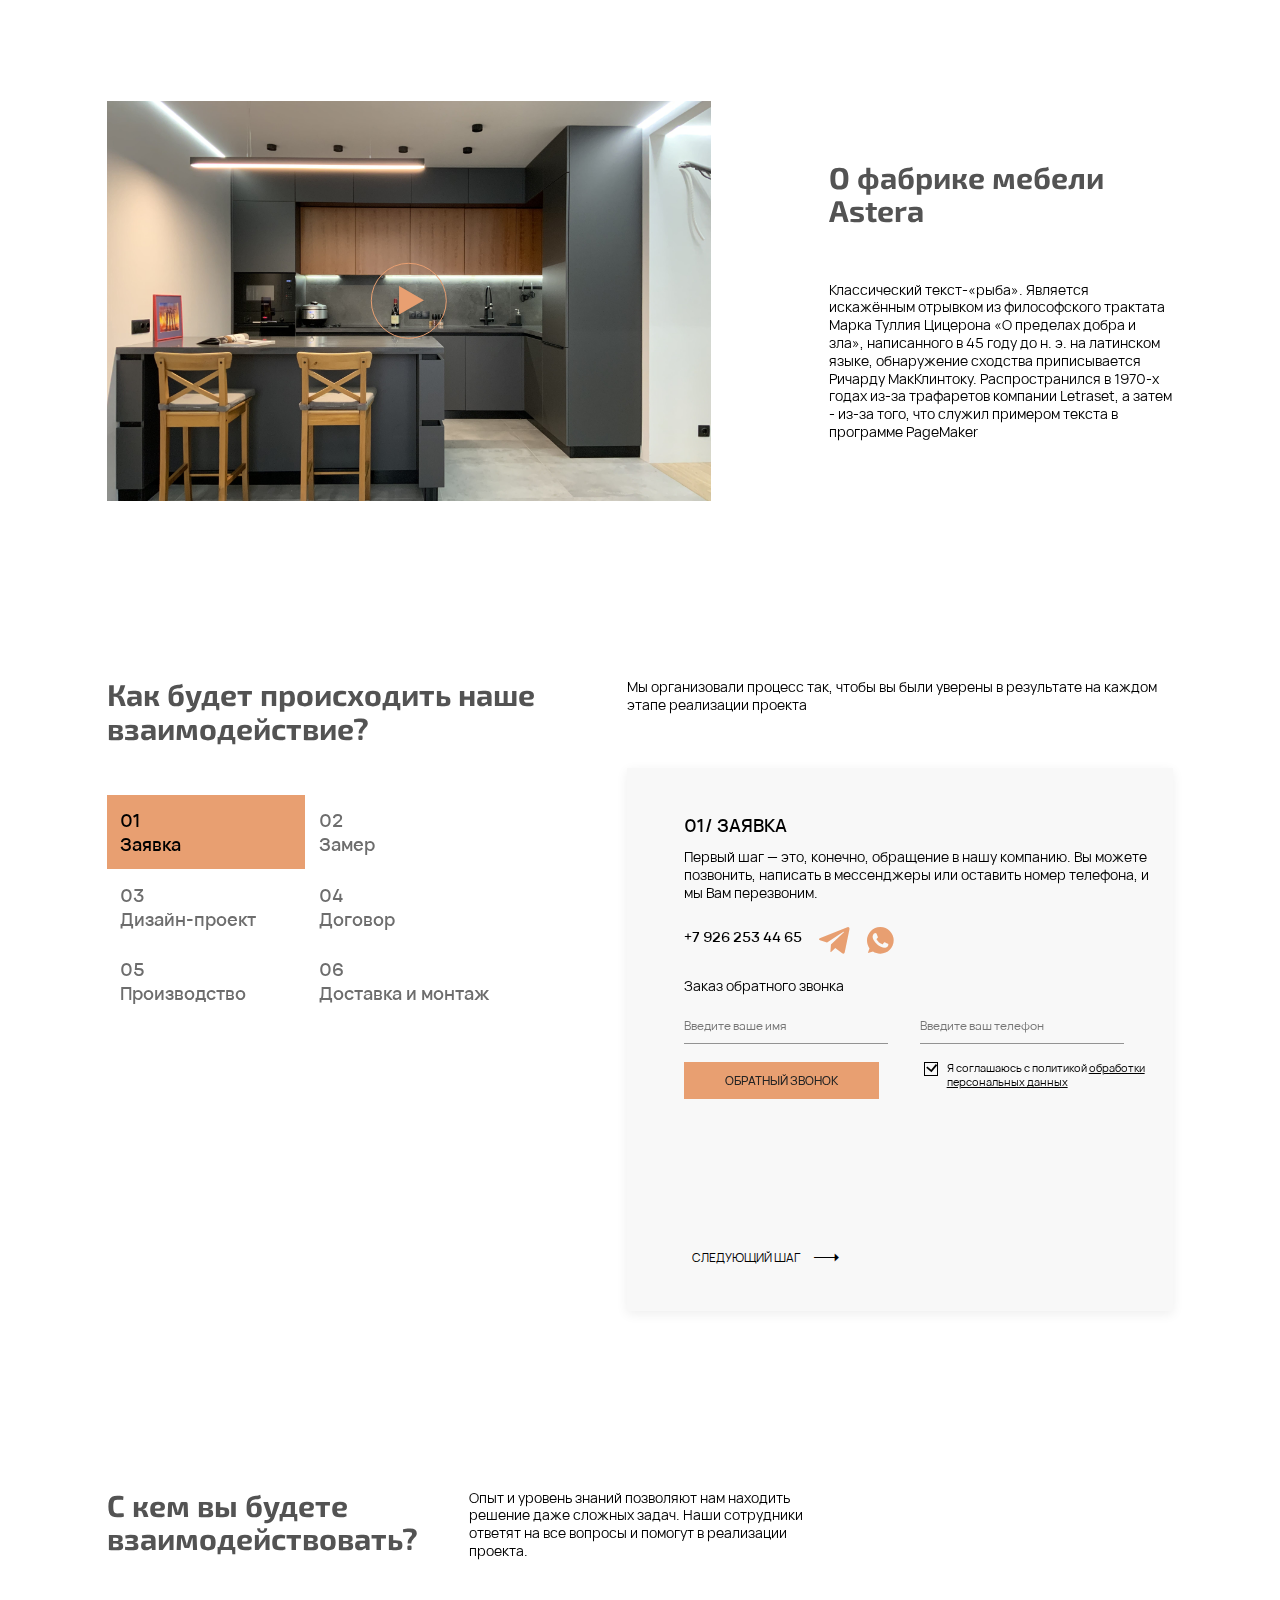
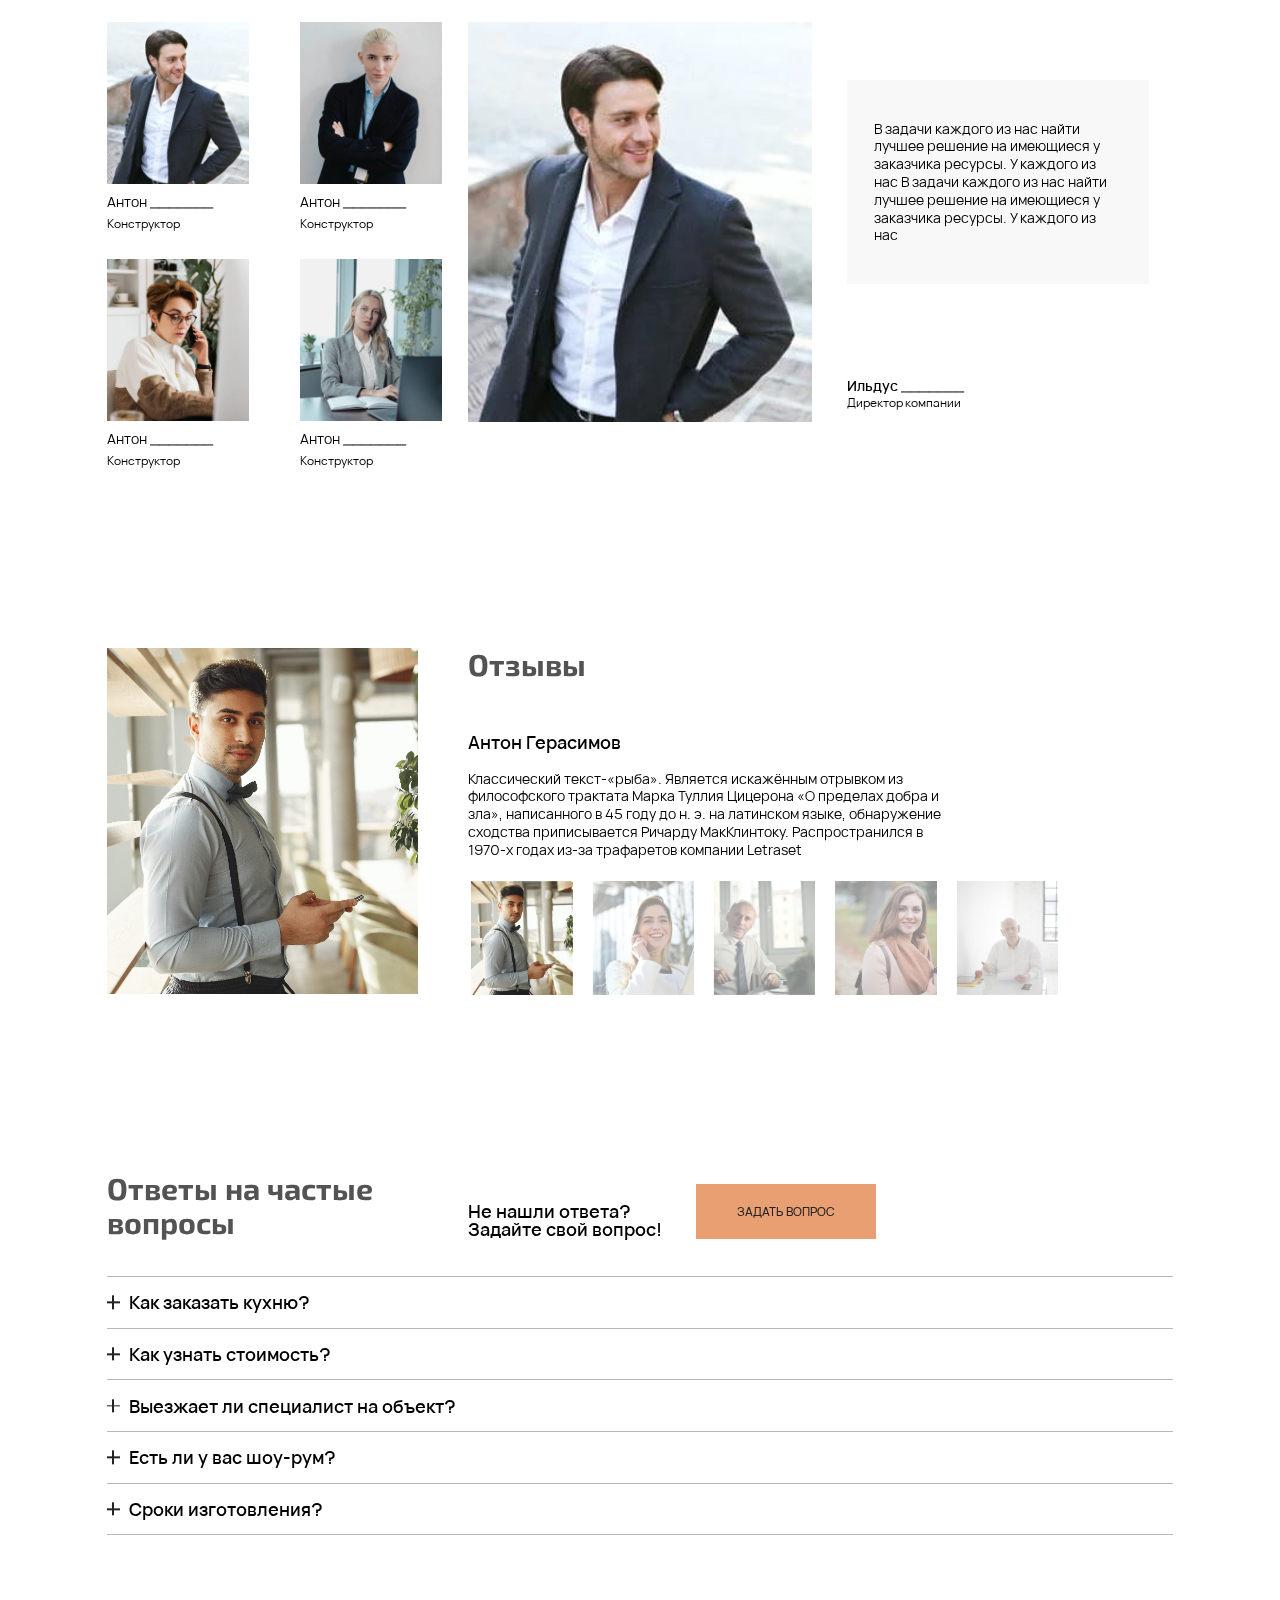
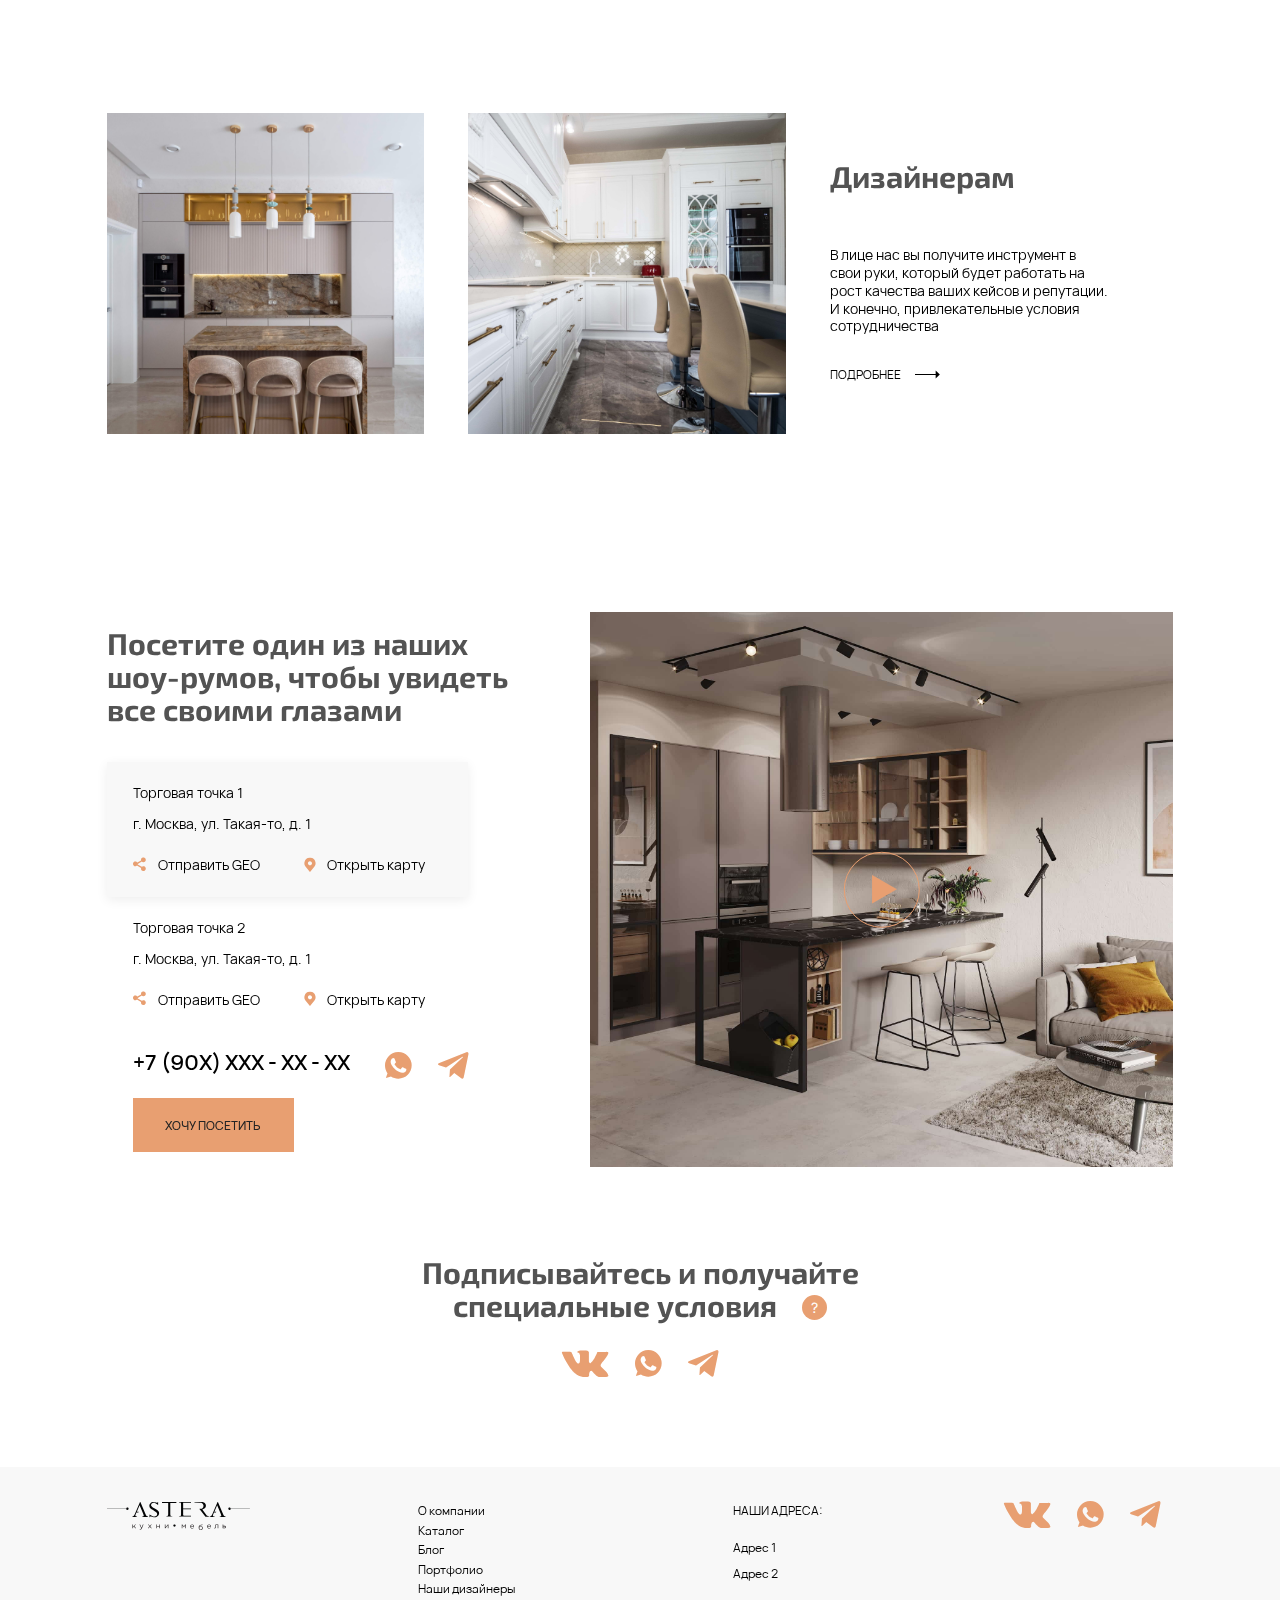
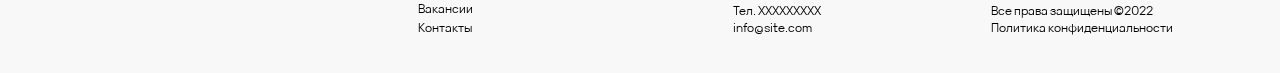
<file: furnishings.html>
<!DOCTYPE html>
<html lang="ru">
  <head>
    <meta charset="UTF-8" />
    <meta http-equiv="X-UA-Compatible" content="IE=edge" />
    <meta name="viewport" content="width=device-width, initial-scale=1.0" />
    <link rel="stylesheet" href="assets/css/app.css">
    <script src="assets/js/app.js" defer></script>
    <title>Меблировка</title>
  </head>
  <body>
    <div class="wrapper">
      <header class="header">
        <div class="header__container">
          <div class="header__wrapper">
            <div class="header__left">
              <a href="#" class="header__logo-link">
                <img
                  src="assets/img/logo.svg"
                  alt="logo"
                  class="header__logo"
                />
              </a>
              <div class="header__about">
                <a href="#" class="header__mark _icon-mark">ТЦ Интерьер Сити</a>
                <a href="#" class="header__mark _icon-mark">Три кита</a>
                <span class="header__mark">пн-вс 10:00 - 21:00</span>
              </div>
            </div>
            <div class="header__right">
              <div class="header__contact">
                <div class="header__social">
                  <a href="#" class="header__social-link _icon-whatsapp"></a>
                  <a href="#" class="header__social-link _icon-vk"></a>
                </div>
                <div class="header__phone">
                  <a href="tel:+79099999999" class="header__phone-link"
                    >+7 (90Х) ХХХ - ХХ - ХХ</a
                  >
                </div>
              </div>
              <button class="header__menu menu">
                <span></span>
              </button>
              <div class="menu__body">
                <div class="menu__wrapper">
                  <ul class="menu__list">
                    <li class="menu__item">
                      <a data-goTo="cases" href="#">Пункт 1</a>
                    </li>
                    <li class="menu__item">
                      <a href="#">Пункт 2</a>
                    </li>
                    <li class="menu__item">
                      <a href="#">Пункт 3</a>
                    </li>
                    <li class="menu__item">
                      <a href="#">Пункт 4</a>
                    </li>
                    <li class="menu__item">
                      <a href="#">Пункт 5</a>
                    </li>
                  </ul>
                </div>
              </div>
            </div>
          </div>
        </div>
      </header>
      <main class="main">
        <section class="main-banner">
          <div class="main-banner__container">
            <h1 class="main-banner__title-mobile">
              Красивые и функциональные кухни на заказ
            </h1>
          </div>
          <div class="main-banner__image">
            <img
              src="assets/img/main-banner-image-1.jpg"
              alt="Photo"
              class="main-banner__img"
            />
            <img
              src="assets/img/main-banner-image-1-mobile.jpg"
              alt="Photo"
              class="main-banner__img-mobile"
            />
          </div>
          <div class="main-banner__container">
            <div class="main-banner__content">
              <h2 class="main-banner__title">
                Красивые и функциональные кухни на заказ
              </h2>
              <div class="main-banner__info">
                Эмоционально и функционально настроим пространство под вас
              </div>
              <div class="main-banner__project">
                У вас уже есть дизайн-проект?
              </div>
              <div class="main-banner__button-wrapper">
                <button class="main-banner__button primary-btn">Да</button>
                <button class="main-banner__button primary-btn">Нет</button>
              </div>
            </div>
          </div>
        </section>
        <section class="portfolio">
          <div class="portfolio__container">
            <div class="portfolio__wrapper">
              <h2 class="portfolio__title title">
                Мы реализовали 1000+ проектов кухонь для небольших студий и
                огромных коттеджей
              </h2>
              <div class="portfolio__info info">
                Кухня — один из интерфейсов дома. И мы находим наилучшее решение
                его реализации, выжимая максимум из пространства и бюджета,
                сохраняя высокое качество исполнения.
              </div>
            </div>
            <div class="portfolio__card-wrapper">
              <div class="portfolio__card portfolio-card">
                <a href="#">
                  <div class="portfolio-card__image">
                    <img
                      src="assets/img/portfolio-card/portfolio-card-image-1.jpg"
                      alt="Image Card"
                      class="portfolio-card__img"
                    />
                  </div>
                  <div class="portfolio-card__info">
                    Cмотреть каталог готовых моделей
                  </div>
                </a>
              </div>
              <div class="portfolio__card portfolio-card">
                <a href="#">
                  <div class="portfolio-card__image">
                    <img
                      src="assets/img/portfolio-card/portfolio-card-image-2.jpg"
                      alt="Image Card"
                      class="portfolio-card__img"
                    />
                  </div>
                  <div class="portfolio-card__info">
                    Ознакомиться с портфолио
                  </div>
                </a>
              </div>
              <div class="portfolio__card portfolio-card">
                <a href="#">
                  <div class="portfolio-card__image">
                    <img
                      src="assets/img/portfolio-card/portfolio-card-image-3.jpg"
                      alt="Image Card"
                      class="portfolio-card__img"
                    />
                  </div>
                  <div class="portfolio-card__info">
                    Подобрать кухню в интерьер
                  </div>
                </a>
              </div>
              <div class="portfolio__card portfolio-card">
                <a href="#">
                  <div class="portfolio-card__image">
                    <img
                      src="assets/img/portfolio-card/portfolio-card-image-4.jpg"
                      alt="Image Card"
                      class="portfolio-card__img"
                    />
                  </div>
                  <div class="portfolio-card__info">Рассчитать проект</div>
                </a>
              </div>
              <div class="portfolio__card portfolio-card">
                <a href="#">
                  <div class="portfolio-card__image">
                    <img
                      src="assets/img/portfolio-card/portfolio-card-image-5.jpg"
                      alt="Image Card"
                      class="portfolio-card__img"
                    />
                  </div>
                  <div class="portfolio-card__info">Вызвать замерщика</div>
                </a>
              </div>
              <div class="portfolio__card portfolio-card">
                <a href="#">
                  <div class="portfolio-card__image">
                    <img
                      src="assets/img/portfolio-card/portfolio-card-image-6.jpg"
                      alt="Image Card"
                      class="portfolio-card__img"
                    />
                  </div>
                  <div class="portfolio-card__info">Посетить шоурум</div>
                </a>
              </div>
            </div>
          </div>
        </section>
        <section class="cases">
          <div class="cases__container">
            <div class="cases__wrapper">
              <div class="cases__slider cases-slider">
                <div class="cases-slider__swiper swiper">
                  <div class="cases-slider__wrapper swiper-wrapper">
                    <div class="cases-slider__slide swiper-slide">
                      <div class="cases-slider__image">
                        <img
                          src="assets/img/cases-slider/cases-slider-image-1.jpg"
                          alt="Slider Image"
                          class="cases-slider__img"
                        />
                      </div>
                      <div class="cases-slider__content">
                        <h4 class="cases-slider__name">Название кейса</h4>
                        <div class="cases-slider__text-wrapper">
                          <div class="cases-slider__info">
                            Краткое описание кейса, которое лучше раскрывает
                            боль клиента.
                          </div>
                          <button
                            class="cases-slider__button-more more _icon-large-arrow"
                          >
                            <span>Подробнее</span>
                            <span class="line"></span>
                          </button>
                        </div>
                      </div>
                    </div>
                    <div class="cases-slider__slide swiper-slide">
                      <div class="cases-slider__image">
                        <img
                          src="assets/img/cases-slider/cases-slider-image-1.jpg"
                          alt="Slider Image"
                          class="cases-slider__img"
                        />
                      </div>
                      <div class="cases-slider__content">
                        <h4 class="cases-slider__name">Название кейса</h4>
                        <div class="cases-slider__text-wrapper">
                          <div class="cases-slider__info">
                            Краткое описание кейса, которое лучше раскрывает
                            боль клиента.
                          </div>
                          <button
                            class="cases-slider__button-more more _icon-large-arrow"
                          >
                            <span>Подробнее</span>
                            <span class="line"></span>
                          </button>
                        </div>
                      </div>
                    </div>
                  </div>
                </div>
                <div class="cases-slider__control">
                  <button
                    class="cases-slider__button cases-slider__button--prev _icon-slider-arrow"
                  ></button>
                  <div class="cases-slider__pagination"></div>
                  <button
                    class="cases-slider__button cases-slider__button--next _icon-slider-arrow"
                  ></button>
                </div>
              </div>
              <div class="cases__content">
                <h2 class="cases__title title">
                  Учитываем 20+ параметров, чтобы создать идеальную кухню
                </h2>
                <div class="cases__info">
                  Именно поэтому у нас получаются отличные кейсы решенных задач
                  заказчиков в интерьере.
                </div>
                <div class="cases__project">
                  У вас есть задача, которую нужно решить?
                </div>
                <div class="cases__buttons">
                  <button
                    data-popup="#addedProject"
                    class="cases__btn primary-btn"
                  >
                    Да
                  </button>
                  <button data-popup="#callBack" class="cases__btn primary-btn">
                    Нет
                  </button>
                  <button class="cases__button second-btn">
                    СМОТРЕТЬ ВСЕ ПРОЕКТЫ
                  </button>
                </div>
              </div>
            </div>
          </div>
        </section>
        <section class="catalog">
          <div class="catalog__container">
            <div class="catalog__top-wrapper">
              <div class="catalog__content">
                <h2 class="catalog__title title">
                  Каталог популярных моделей кухонь
                </h2>
                <div class="catalog__info">
                  Все фотографии на сайте реальные
                </div>
              </div>
              <div class="catalog__links">
                <a href="#" class="catalog__link">ВСЕ МОДЕЛИ</a>
                <a href="#" class="catalog__link _active">КЛАССИЧЕСКИЕ</a>
                <a href="#" class="catalog__link">СОВРЕМЕННЫЕ</a>
              </div>
            </div>
            <div class="catalog__wrapper">
              <div class="catalog__card catalog-card">
                <div class="catalog-card__image">
                  <img
                    src="assets/img/catalog-card/catalog-card-image-1.jpg"
                    alt="Card Img"
                    class="catalog-card__img"
                  />
                </div>
                <div class="catalog-card__content">
                  <div class="catalog-card__name">Название модели</div>
                  <div class="catalog-card__price">от 99 999₽</div>
                </div>
              </div>
              <div class="catalog__card catalog-card">
                <div class="catalog-card__image">
                  <img
                    src="assets/img/catalog-card/catalog-card-image-2.jpg"
                    alt="Card Img"
                    class="catalog-card__img"
                  />
                </div>
                <div class="catalog-card__content">
                  <div class="catalog-card__name">Название модели</div>
                  <div class="catalog-card__price">от 99 999₽</div>
                </div>
              </div>
              <div class="catalog__card catalog-card">
                <div class="catalog-card__image">
                  <img
                    src="assets/img/catalog-card/catalog-card-image-3.jpg"
                    alt="Card Img"
                    class="catalog-card__img"
                  />
                </div>
                <div class="catalog-card__content">
                  <div class="catalog-card__name">Название модели</div>
                  <div class="catalog-card__price">от 99 999₽</div>
                </div>
              </div>
              <div class="catalog__card catalog-card">
                <div class="catalog-card__image">
                  <img
                    src="assets/img/catalog-card/catalog-card-image-4.jpg"
                    alt="Card Img"
                    class="catalog-card__img"
                  />
                </div>
                <div class="catalog-card__content">
                  <div class="catalog-card__name">Название модели</div>
                  <div class="catalog-card__price">от 99 999₽</div>
                </div>
              </div>
              <div class="catalog__card catalog-card">
                <div class="catalog-card__image">
                  <img
                    src="assets/img/catalog-card/catalog-card-image-5.jpg"
                    alt="Card Img"
                    class="catalog-card__img"
                  />
                </div>
                <div class="catalog-card__content">
                  <div class="catalog-card__name">Название модели</div>
                  <div class="catalog-card__price">от 99 999₽</div>
                </div>
              </div>
              <div class="catalog__card catalog-card">
                <div class="catalog-card__image">
                  <img
                    src="assets/img/catalog-card/catalog-card-image-6.jpg"
                    alt="Card Img"
                    class="catalog-card__img"
                  />
                </div>
                <div class="catalog-card__content">
                  <div class="catalog-card__name">Название модели</div>
                  <div class="catalog-card__price">от 99 999₽</div>
                </div>
              </div>
            </div>
          </div>
        </section>
        <section class="after-before">
          <div class="after-before__container">
            <div class="after-before__top-wrapper">
              <h2 class="after-before__title title">
                Реализуем смелые идеи вашего дизайнера
              </h2>
              <div class="after-before__info">
                Если у вас уже есть дизайн-проект квартиры и концепция кухни, мы
                изготовим её, соединив задумку дизайнера и наш профессиональный
                подход.
              </div>
              <div class="after-before__project-wrapper">
                <div class="after-before__project">
                  У вас уже есть дизайн-проект квартиры?
                </div>
                <div class="after-before__buttons">
                  <button class="after-before__btn primary-btn">Да</button>
                  <button class="after-before__btn primary-btn">Нет</button>
                </div>
              </div>
            </div>
            <div id="afterBefore" class="after-before__wrapper">
              <div class="after-before__after">
                <img
                  src="assets/img/after-before/after.jpg"
                  alt="After"
                  class="after-before__after-img"
                />
              </div>
              <div class="after-before__before">
                <img
                  src="assets/img/after-before/before.jpg"
                  alt="Before"
                  class="after-before__before-img"
                />
              </div>
              <span class="after-before__line"></span>
            </div>
          </div>
        </section>
        <section class="decision">
          <div class="decision__container">
            <div class="decision__wrapper">
              <div class="decision__image">
                <img
                  src="assets/img/decision/decision-image-1.jpg"
                  alt="Image"
                  class="decision__img"
                />
              </div>
              <div class="decision__content">
                <h2 class="decision__title title">
                  Нет дизайн-проекта? Мы предложим свое решение
                </h2>
                <div class="decision__info">
                  Вы можете отправить фото и видео интерьера, а мы представим
                  несколько вариантов кухонь. Или вызовете дизайнера, который
                  измерит пространство и предложит решение.
                </div>
                <button class="decision__button play-btn">
                  <span class="play-btn__text">Посмотрите это видео</span>
                  <span class="play-btn__play _icon-play"></span>
                </button>
                <div class="decision__buttons">
                  <button class="decision__btn primary-btn">
                    ДА, МНЕ ЭТО НАДО
                  </button>
                  <button class="decision__btn primary-btn">НУЖЕН ЗАМЕР</button>
                </div>
              </div>
              <div class="decision__image">
                <img
                  src="assets/img/decision/decision-image-2.jpg"
                  alt="Image"
                  class="decision__img"
                />
              </div>
            </div>
          </div>
        </section>
        <section class="advantage">
          <div class="advantage__container">
            <div class="advantage__wrapper">
              <h2 class="advantage__title title">
                Ваши дополнительные преимущества
              </h2>
              <div class="advantage__card-wrapper">
                <div class="advantage__card advantage-card">
                  <div class="advantage-card__image">
                    <img
                      src="assets/img/advantage-card/advantage-card-image-1.svg"
                      alt="Card Image"
                      class="advantage-card__img"
                    />
                  </div>
                  <div class="advantage-card__name">Покраска в любой цвет</div>
                </div>
                <div class="advantage__card advantage-card">
                  <div class="advantage-card__image">
                    <img
                      src="assets/img/advantage-card/advantage-card-image-2.svg"
                      alt="Card Image"
                      class="advantage-card__img"
                    />
                  </div>
                  <div class="advantage-card__name">Рассрочка</div>
                </div>
                <div class="advantage__card advantage-card">
                  <div class="advantage-card__image">
                    <img
                      src="assets/img/advantage-card/advantage-card-image-3.svg"
                      alt="Card Image"
                      class="advantage-card__img"
                    />
                  </div>
                  <div class="advantage-card__name">
                    Замер, доставка и сборка
                  </div>
                </div>
              </div>
            </div>
          </div>
        </section>
        <section class="media-gallery">
          <div class="media-gallery__container">
            <h2 class="media-gallery__title title">Медиагалерея</h2>
            <div class="media-gallery__wrapper">
              <div class="media-gallery__image">
                <img
                  src="assets/img/media-gallery/media-gallery-image-1.jpg"
                  alt="Gallery Image"
                  class="media-gallery__img"
                />
                <button class="media-gallery__play play _icon-play"></button>
              </div>
              <div class="media-gallery__image">
                <img
                  src="assets/img/media-gallery/media-gallery-image-2.jpg"
                  alt="Gallery Image"
                  class="media-gallery__img"
                />
                <button class="media-gallery__play play _icon-play"></button>
              </div>
              <div class="media-gallery__image">
                <img
                  src="assets/img/media-gallery/media-gallery-image-3.jpg"
                  alt="Gallery Image"
                  class="media-gallery__img"
                />
                <button class="media-gallery__play play _icon-play"></button>
              </div>
              <div class="media-gallery__image">
                <img
                  src="assets/img/media-gallery/media-gallery-image-4.jpg"
                  alt="Gallery Image"
                  class="media-gallery__img"
                />
                <button class="media-gallery__play play _icon-play"></button>
              </div>
            </div>
          </div>
        </section>
        <section class="show-room">
          <div class="show-room__container">
            <div class="show-room__wrapper">
              <div class="show-room__content">
                <h2 class="show-room__title title">
                  Посетите один из наших шоу-румов
                </h2>
                <div data-showroom-tabs class="show-room__tabs">
                  <div class="show-room__buttons">
                    <button class="show-room__button _active">
                      ТЦ Три Кита
                    </button>
                    <button class="show-room__button">ТЦ Интерьер Сити</button>
                  </div>
                  <div class="show-room__tabs-content">
                    <div class="show-room__tabs-body _active">
                      <div class="show-room__tabs-wrapper">
                        <div class="show-room__tabs-name">
                          Московская обл. , Одинцовский ГО, р.п. Новоивановское,
                          ул. Луговая, д.1
                        </div>
                        <div class="show-room__tabs-chart">
                          график работы: 10:00 - 21:00
                        </div>
                      </div>
                      <button data-popup="#callBack" class="show-room__tabs-button primary-btn">
                        ПОСЕТИТЬ
                      </button>
                    </div>
                    <div class="show-room__tabs-body">
                      <div class="show-room__tabs-wrapper">
                        <div class="show-room__tabs-name">
                          г. Дзержинский, ул. Энергетиков, 14А
                        </div>
                        <div class="show-room__tabs-chart">
                          график работы: 10:00 - 21:00
                        </div>
                      </div>
                      <button data-popup="#callBack" class="show-room__tabs-button primary-btn">
                        ПОСЕТИТЬ
                      </button>
                    </div>
                  </div>
                </div>
              </div>
              <div class="show-room__image _active">
                <img
                  src="assets/img/show-room/show-room-image-1.jpg"
                  alt="Section Image"
                  class="show-room__img"
                />
                <button
                  data-popup="#video"
                  data-youtube="neV3EPgvZ3g"
                  class="show-room__play-btn play _icon-play"
                ></button>
              </div>
              <div class="show-room__image">
                <img
                  src="assets/img/show-room/show-room-image-1.jpg"
                  alt="Section Image"
                  class="show-room__img"
                />
                <button
                  data-popup="#video"
                  data-youtube="neV3EPgvZ3g"
                  class="show-room__play-btn play _icon-play"
                ></button>
              </div>
            </div>
          </div>
        </section>
        <section class="about">
          <div class="about__container">
            <div class="about__wrapper">
              <div class="about__image">
                <img
                  src="assets/img/about-image.jpg"
                  alt="Image"
                  class="about__img"
                />
                <button class="about__play play _icon-play"></button>
              </div>
              <div class="about__content">
                <h2 class="about__title title">О фабрике мебели Astera</h2>
                <div class="about__info">
                  Классический текст-«рыба». Является искажённым отрывком из
                  философского трактата Марка Туллия Цицерона «О пределах добра
                  и зла», написанного в 45 году до н. э. на латинском языке,
                  обнаружение сходства приписывается Ричарду МакКлинтоку.
                  Распространился в 1970-х годах из-за трафаретов компании
                  Letraset, a затем - из-за того, что служил примером текста в
                  программе PageMaker
                </div>
              </div>
            </div>
          </div>
        </section>
        <section class="stage">
          <div class="stage__container">
            <div class="stage__title-wrapper">
              <h2 class="stage__title title">
                Как будет происходить наше взаимодействие?
              </h2>
              <div class="stage__info">
                Мы организовали процесс так, чтобы вы были уверены в результате
                на каждом этапе реализации проекта
              </div>
            </div>
            <div class="stage__tabs stage-tabs">
              <div data-tab-btn class="stage-tabs__buttons">
                <button class="stage-tabs__button _active">
                  01 <span>Заявка</span>
                </button>
                <button class="stage-tabs__button">
                  02 <span>Замер</span>
                </button>
                <button class="stage-tabs__button">
                  03 <span>Дизайн-проект</span>
                </button>
                <button class="stage-tabs__button">
                  04 <span>Договор</span>
                </button>
                <button class="stage-tabs__button">
                  05 <span>Производство</span>
                </button>
                <button class="stage-tabs__button">
                  06 <span>Доставка и монтаж</span>
                </button>
              </div>
              <div data-tab-content class="stage-tabs__content">
                <div class="stage-tabs__body _active">
                  <div class="stage-tabs__callback tabs-callback">
                    <h3 class="tabs-callback__title">01/ ЗАЯВКА</h3>
                    <div class="tabs-callback__info">
                      Первый шаг — это, конечно, обращение в нашу компанию. Вы
                      можете позвонить, написать в мессенджеры или оставить
                      номер телефона, и мы Вам перезвоним.
                    </div>
                    <div class="tabs-callback__contact">
                      <div class="tabs-callback__phone-wrapper">
                        <a
                          href="tel: +7 926 253 44 65"
                          class="tabs-callback__pnone"
                          >+7 926 253 44 65</a
                        >
                      </div>
                      <div class="tabs-callback__social">
                        <a
                          href="#"
                          class="tabs-callback__social-link _icon-telegram"
                        ></a>
                        <a
                          href="#"
                          class="tabs-callback__social-link _icon-whatsapp"
                        ></a>
                      </div>
                    </div>
                    <form
                      action="#"
                      class="tabs-callback__form tabs-callback-form"
                    >
                      <h4 class="tabs-callback-form__title">
                        Заказ обратного звонка
                      </h4>
                      <div class="tabs-callback-form__input-wrapper">
                        <input
                          class="tabs-callback-form__input"
                          name="Name"
                          placeholder="Введите ваше имя"
                        />
                        <input
                          type="tel"
                          class="tabs-callback-form__input"
                          name="Phone"
                          placeholder="Введите ваш телефон"
                        />
                      </div>
                      <div class="tabs-callback-form__send-wrapper">
                        <button class="tabs-callback-form__button primary-btn">
                          ОБРАТНЫЙ ЗВОНОК
                        </button>
                        <label
                          for="tabs-callback-form-check"
                          class="tabs-callback-form__checks"
                          ><input
                            id="tabs-callback-form-check"
                            class="tabs-callback-form__checker"
                            type="checkbox"
                            checked="checked"
                          />
                          <span
                            class="tabs-callback-form__check _icon-check"
                          ></span>
                          <span class="tabs-callback-form__text"
                            >Я соглашаюсь с политикой
                            <span>обработки персональных данных</span></span
                          ></label
                        >
                      </div>
                    </form>
                    <button
                      data-next
                      class="tabs-callback__button more _icon-large-arrow"
                    >
                      СЛЕДУЮЩИЙ ШАГ
                      <span class="line"></span>
                    </button>
                  </div>
                </div>
                <div class="stage-tabs__body">
                  <div class="stage-tabs__measurement tabs-measurement">
                    <h3 class="tabs-measurement__title">02/ ЗАМЕР</h3>
                    <div class="tabs-measurement__info">
                      Наш специалист выезжает, чтобы точно замерить не только
                      само помещение под гардеробную, но пути к нему (двери,
                      лестничная площадка, лифт), чтобы в дальнейшем при монтаже
                      все панели могли быть доставлены в квартиру.
                    </div>
                    <div class="tabs-measurement__info">
                      Если вы хотите получить предварительный расчет
                      дистанционно, то можете направить нам размеры помещения
                      под гардеробную.
                    </div>
                    <div class="tabs-measurement__contact">
                      <div class="tabs-measurement__phone">
                        <a
                          href="tel: +7 926 253 44 65"
                          class="tabs-measurement__phone-link"
                          >+7 926 253 44 65</a
                        >
                      </div>
                      <div class="tabs-measurement__social">
                        <a
                          href="#"
                          class="tabs-measurement__social-link _icon-telegram"
                        ></a>
                        <a
                          href="#"
                          class="tabs-measurement__social-link _icon-whatsapp"
                        ></a>
                      </div>
                    </div>
                    <form
                      action="#"
                      class="tabs-measurement__form tabs-measurement-form"
                    >
                      <h4 class="tabs-measurement-form__title">
                        Вызвать замерщика
                      </h4>
                      <div class="tabs-measurement-form__inputs">
                        <input
                          class="tabs-measurement-form__input"
                          placeholder="Введите ваше имя"
                        />
                        <input
                          type="tel"
                          class="tabs-measurement-form__input"
                          placeholder="Введите ваш телефон"
                        />
                      </div>
                      <div class="tabs-measurement-form__send">
                        <button
                          class="tabs-measurement-form__button primary-btn"
                        >
                          Вызов замерщика
                        </button>
                        <label
                          class="tabs-measurement-form__checks"
                          for="checks"
                          ><input
                            type="checkbox"
                            id="checks"
                            class="tabs-measurement-form__checkbox"
                            checked="checked"
                          />
                          <span
                            class="tabs-measurement-form__check _icon-check"
                          ></span>
                          <span class="tabs-measurement-form__text"
                            >Я соглашаюсь с политикой
                            <span>обработки персональных данных</span></span
                          ></label
                        >
                      </div>
                    </form>
                    <div class="tabs-measurement-form__buttons">
                      <button
                        data-prev
                        class="tabs-measurement-form__button tabs-measurement-form__button--prev more _icon-large-arrow"
                      >
                        ПРЕДЫДУЩИЙ ШАГ
                        <span class="line"></span>
                      </button>
                      <button
                        data-next
                        class="tabs-measurement-form__button tabs-measurement-form__button--next more _icon-large-arrow"
                      >
                        СЛЕДУЮЩИЙ ШАГ
                        <span class="line"></span>
                      </button>
                    </div>
                  </div>
                </div>
                <div class="stage-tabs__body">
                  <div class="stage-tabs__designe stage-tabs-designe">
                    <h4 class="stage-tabs-designe__title">03/ ДИЗАЙН-ПРОЕКТ</h4>
                    <div class="stage-tabs-designe__info">
                      Исходя из задач гардеробной, габаритов помещения и
                      оформления интерьера создается дизайн-проект. Здесь
                      соединяются воедино эстетика и инженерия.
                    </div>
                    <div class="stage-tabs-designe__image">
                      <img
                        src="assets/img/stage-tabs/stage-tabs-image-1.jpg"
                        alt="Tabs Image"
                        class="stage-tabs-designe__img"
                      />
                    </div>
                    <div class="stage-tabs-designe__buttons">
                      <button
                        data-prev
                        class="stage-tabs-designe__button stage-tabs-designe__button--prev more _icon-large-arrow"
                      >
                        ПРЕДЫДУЩИЙ ШАГ
                        <span class="line"></span>
                      </button>
                      <button
                        data-next
                        class="stage-tabs-designe__button stage-tabs-designe__button--next more _icon-large-arrow"
                      >
                        СЛЕДУЮЩИЙ ШАГ
                        <span class="line"></span>
                      </button>
                    </div>
                  </div>
                </div>
                <div class="stage-tabs__body">
                  <div class="stage-tabs__designe stage-tabs-designe">
                    <h4 class="stage-tabs-designe__title">04/ ДОГОВОР</h4>
                    <div class="stage-tabs-designe__info">
                      И когда вы понимаете, какой будет ваша гардеробная, мы
                      заключаем договор и вносится предоплата.
                    </div>
                    <div class="stage-tabs-designe__image">
                      <img
                        src="assets/img/stage-tabs/stage-tabs-image-2.jpg"
                        alt="Tabs Image"
                        class="stage-tabs-designe__img"
                      />
                    </div>
                    <div class="stage-tabs-designe__buttons">
                      <button
                        data-prev
                        class="stage-tabs-designe__button stage-tabs-designe__button--prev more _icon-large-arrow"
                      >
                        ПРЕДЫДУЩИЙ ШАГ
                        <span class="line"></span>
                      </button>
                      <button
                        data-next
                        class="stage-tabs-designe__button stage-tabs-designe__button--next more _icon-large-arrow"
                      >
                        СЛЕДУЮЩИЙ ШАГ
                        <span class="line"></span>
                      </button>
                    </div>
                  </div>
                </div>
                <div class="stage-tabs__body">
                  <div class="stage-tabs__designe stage-tabs-designe">
                    <h4 class="stage-tabs-designe__title">
                      05/ ПРОИЗВОДСТВО И ПРЕДВАРИТЕЛЬНАЯ СБОРКА
                    </h4>
                    <div class="stage-tabs-designe__info">
                      Производство предполагает работу конструктора и само
                      изготовление. Когда гардеробная готова, её собирают для
                      проверки и уже потом, разобрав, аккуратно упаковывают для
                      отправки заказчику
                    </div>
                    <div class="stage-tabs-designe__image">
                      <img
                        src="assets/img/stage-tabs/stage-tabs-image-3.jpg"
                        alt="Tabs Image"
                        class="stage-tabs-designe__img"
                      />
                    </div>
                    <div class="stage-tabs-designe__buttons">
                      <button
                        data-prev
                        class="stage-tabs-designe__button stage-tabs-designe__button--prev more _icon-large-arrow"
                      >
                        ПРЕДЫДУЩИЙ ШАГ
                        <span class="line"></span>
                      </button>
                      <button
                        data-next
                        class="stage-tabs-designe__button stage-tabs-designe__button--next more _icon-large-arrow"
                      >
                        СЛЕДУЮЩИЙ ШАГ
                        <span class="line"></span>
                      </button>
                    </div>
                  </div>
                </div>
                <div class="stage-tabs__body">
                  <div class="stage-tabs__designe stage-tabs-designe">
                    <h4 class="stage-tabs-designe__title">
                      06/ ДОСТАВКА И УСТАНОВКА
                    </h4>
                    <div class="stage-tabs-designe__info">
                      Чтобы вам было комфортно пользоваться гардеробной, и все
                      её компоненты были на своих местах, важен уровень
                      установщиков. С нашими специалистами мы уже много лет и в
                      качестве их работы уверены.
                    </div>
                    <div class="stage-tabs-designe__image">
                      <img
                        src="assets/img/stage-tabs/stage-tabs-image-4.jpg"
                        alt="Tabs Image"
                        class="stage-tabs-designe__img"
                      />
                    </div>
                    <div class="stage-tabs-designe__buttons">
                      <button
                        data-prev
                        class="stage-tabs-designe__button stage-tabs-designe__button--prev more _icon-large-arrow"
                      >
                        ПРЕДЫДУЩИЙ ШАГ
                        <span class="line"></span>
                      </button>
                    </div>
                  </div>
                </div>
              </div>
            </div>
          </div>
        </section>
        <section class="our-team">
          <div class="our-team__container">
            <div class="our-team__top-wrapper">
              <h2 class="our-team__title title">
                С кем вы будете взаимодействовать?
              </h2>
              <div class="our-team__info">
                Опыт и уровень знаний позволяют нам находить решение даже
                сложных задач. Наши сотрудники ответят на все вопросы и помогут
                в реализации проекта.
              </div>
            </div>
            <div class="our-team__wrapper">
              <div class="our-team__mini our-team-mini">
                <div class="our-team-mini__card _active">
                  <div class="our-team-mini__image">
                    <img
                      src="assets/img/our-team-mini/our-team-mini-image-1.jpg"
                      alt="Photo"
                      class="our-team-mini__img"
                    />
                  </div>
                  <div class="our-team-mini__name">Антон _______</div>
                  <div class="our-team-mini__position">Конструктор</div>
                </div>
                <div class="our-team-mini__card">
                  <div class="our-team-mini__image">
                    <img
                      src="assets/img/our-team-mini/our-team-mini-image-2.jpg"
                      alt="Photo"
                      class="our-team-mini__img"
                    />
                  </div>
                  <div class="our-team-mini__name">Антон _______</div>
                  <div class="our-team-mini__position">Конструктор</div>
                </div>
                <div class="our-team-mini__card">
                  <div class="our-team-mini__image">
                    <img
                      src="assets/img/our-team-mini/our-team-mini-image-3.jpg"
                      alt="Photo"
                      class="our-team-mini__img"
                    />
                  </div>
                  <div class="our-team-mini__name">Антон _______</div>
                  <div class="our-team-mini__position">Конструктор</div>
                </div>
                <div class="our-team-mini__card">
                  <div class="our-team-mini__image">
                    <img
                      src="assets/img/our-team-mini/our-team-mini-image-4.jpg"
                      alt="Photo"
                      class="our-team-mini__img"
                    />
                  </div>
                  <div class="our-team-mini__name">Антон _______</div>
                  <div class="our-team-mini__position">Конструктор</div>
                </div>
              </div>
              <div class="our-team__slider our-team-slider">
                <div class="our-team-slider__slide _active">
                  <div class="our-team-slider__image">
                    <img
                      src="assets/img/our-team-slider/our-team-slider-image-1.jpg"
                      alt="Slider Image"
                      class="our-team-slider__img"
                    />
                  </div>
                  <div class="our-team-slider__content">
                    <div class="our-team-slider__info">
                      В задачи каждого из нас найти лучшее решение на имеющиеся
                      у заказчика ресурсы. У каждого из нас В задачи каждого из
                      нас найти лучшее решение на имеющиеся у заказчика ресурсы.
                      У каждого из нас
                    </div>
                    <div class="our-team-slider__about">
                      <div class="our-team-slider__name">Ильдус _______</div>
                      <div class="our-team-slider__position">
                        Директор компании
                      </div>
                    </div>
                  </div>
                </div>
                <div class="our-team-slider__slide">
                  <div class="our-team-slider__image">
                    <img
                      src="assets/img/our-team-slider/our-team-slider-image-2.jpg"
                      alt="Slider Image"
                      class="our-team-slider__img"
                    />
                  </div>
                  <div class="our-team-slider__content">
                    <div class="our-team-slider__info">
                      В задачи каждого из нас найти лучшее решение на имеющиеся
                      у заказчика ресурсы. У каждого из нас В задачи каждого из
                      нас найти лучшее решение на имеющиеся у заказчика ресурсы.
                      У каждого из нас
                    </div>
                    <div class="our-team-slider__about">
                      <div class="our-team-slider__name">Ильдус _______</div>
                      <div class="our-team-slider__position">
                        Директор компании
                      </div>
                    </div>
                  </div>
                </div>
                <div class="our-team-slider__slide">
                  <div class="our-team-slider__image">
                    <img
                      src="assets/img/our-team-slider/our-team-slider-image-3.jpg"
                      alt="Slider Image"
                      class="our-team-slider__img"
                    />
                  </div>
                  <div class="our-team-slider__content">
                    <div class="our-team-slider__info">
                      В задачи каждого из нас найти лучшее решение на имеющиеся
                      у заказчика ресурсы. У каждого из нас В задачи каждого из
                      нас найти лучшее решение на имеющиеся у заказчика ресурсы.
                      У каждого из нас
                    </div>
                    <div class="our-team-slider__about">
                      <div class="our-team-slider__name">Ильдус _______</div>
                      <div class="our-team-slider__position">
                        Директор компании
                      </div>
                    </div>
                  </div>
                </div>
                <div class="our-team-slider__slide">
                  <div class="our-team-slider__image">
                    <img
                      src="assets/img/our-team-slider/our-team-slider-image-4.jpg"
                      alt="Slider Image"
                      class="our-team-slider__img"
                    />
                  </div>
                  <div class="our-team-slider__content">
                    <div class="our-team-slider__info">
                      В задачи каждого из нас найти лучшее решение на имеющиеся
                      у заказчика ресурсы. У каждого из нас В задачи каждого из
                      нас найти лучшее решение на имеющиеся у заказчика ресурсы.
                      У каждого из нас
                    </div>
                    <div class="our-team-slider__about">
                      <div class="our-team-slider__name">Ильдус _______</div>
                      <div class="our-team-slider__position">
                        Директор компании
                      </div>
                    </div>
                  </div>
                </div>
              </div>
            </div>
          </div>
        </section>
        <section class="reviews">
          <div class="reviews__container">
            <div class="reviews__slider reviews-slider">
              <div class="reviews-slider__swiper swiper">
                <div class="reviews-slider__wrapper swiper-wrapper">
                  <div class="reviews-slider__slide swiper-slide">
                    <div class="reviews-slider__image">
                      <img
                        src="assets/img/reviews-slider/reviews-slider-image-1.jpg"
                        alt="Slider Image"
                        class="reviews-slider__img"
                      />
                    </div>
                    <div class="reviews-slider__content">
                      <h2 class="reviews-slider__title title">Отзывы</h2>
                      <div class="reviews-slider__name">Антон Герасимов</div>
                      <div class="reviews-slider__info">
                        Классический текст-«рыба». Является искажённым отрывком
                        из философского трактата Марка Туллия Цицерона «О
                        пределах добра и зла», написанного в 45 году до н. э. на
                        латинском языке, обнаружение сходства приписывается
                        Ричарду МакКлинтоку. Распространился в 1970-х годах
                        из-за трафаретов компании Letraset
                      </div>
                    </div>
                  </div>
                  <div class="reviews-slider__slide swiper-slide">
                    <div class="reviews-slider__image">
                      <img
                        src="assets/img/reviews-slider/reviews-slider-image-2.jpg"
                        alt="Slider Image"
                        class="reviews-slider__img"
                      />
                    </div>
                    <div class="reviews-slider__content">
                      <h2 class="reviews-slider__title title">Отзывы</h2>
                      <div class="reviews-slider__name">Антон Герасимов</div>
                      <div class="reviews-slider__info">
                        Классический текст-«рыба». Является искажённым отрывком
                        из философского трактата Марка Туллия Цицерона «О
                        пределах добра и зла», написанного в 45 году до н. э. на
                        латинском языке, обнаружение сходства приписывается
                        Ричарду МакКлинтоку. Распространился в 1970-х годах
                        из-за трафаретов компании Letraset
                      </div>
                    </div>
                  </div>
                  <div class="reviews-slider__slide swiper-slide">
                    <div class="reviews-slider__image">
                      <img
                        src="assets/img/reviews-slider/reviews-slider-image-3.jpg"
                        alt="Slider Image"
                        class="reviews-slider__img"
                      />
                    </div>
                    <div class="reviews-slider__content">
                      <h2 class="reviews-slider__title title">Отзывы</h2>
                      <div class="reviews-slider__name">Антон Герасимов</div>
                      <div class="reviews-slider__info">
                        Классический текст-«рыба». Является искажённым отрывком
                        из философского трактата Марка Туллия Цицерона «О
                        пределах добра и зла», написанного в 45 году до н. э. на
                        латинском языке, обнаружение сходства приписывается
                        Ричарду МакКлинтоку. Распространился в 1970-х годах
                        из-за трафаретов компании Letraset
                      </div>
                    </div>
                  </div>
                  <div class="reviews-slider__slide swiper-slide">
                    <div class="reviews-slider__image">
                      <img
                        src="assets/img/reviews-slider/reviews-slider-image-4.jpg"
                        alt="Slider Image"
                        class="reviews-slider__img"
                      />
                    </div>
                    <div class="reviews-slider__content">
                      <h2 class="reviews-slider__title title">Отзывы</h2>
                      <div class="reviews-slider__name">Антон Герасимов</div>
                      <div class="reviews-slider__info">
                        Классический текст-«рыба». Является искажённым отрывком
                        из философского трактата Марка Туллия Цицерона «О
                        пределах добра и зла», написанного в 45 году до н. э. на
                        латинском языке, обнаружение сходства приписывается
                        Ричарду МакКлинтоку. Распространился в 1970-х годах
                        из-за трафаретов компании Letraset
                      </div>
                    </div>
                  </div>
                  <div class="reviews-slider__slide swiper-slide">
                    <div class="reviews-slider__image">
                      <img
                        src="assets/img/reviews-slider/reviews-slider-image-5.jpg"
                        alt="Slider Image"
                        class="reviews-slider__img"
                      />
                    </div>
                    <div class="reviews-slider__content">
                      <h2 class="reviews-slider__title title">Отзывы</h2>
                      <div class="reviews-slider__name">Антон Герасимов</div>
                      <div class="reviews-slider__info">
                        Классический текст-«рыба». Является искажённым отрывком
                        из философского трактата Марка Туллия Цицерона «О
                        пределах добра и зла», написанного в 45 году до н. э. на
                        латинском языке, обнаружение сходства приписывается
                        Ричарду МакКлинтоку. Распространился в 1970-х годах
                        из-за трафаретов компании Letraset
                      </div>
                    </div>
                  </div>
                  <div class="reviews-slider__slide swiper-slide">
                    <div class="reviews-slider__image">
                      <img
                        src="assets/img/reviews-slider/reviews-slider-image-6.jpg"
                        alt="Slider Image"
                        class="reviews-slider__img"
                      />
                    </div>
                    <div class="reviews-slider__content">
                      <h2 class="reviews-slider__title title">Отзывы</h2>
                      <div class="reviews-slider__name">Антон Герасимов</div>
                      <div class="reviews-slider__info">
                        Классический текст-«рыба». Является искажённым отрывком
                        из философского трактата Марка Туллия Цицерона «О
                        пределах добра и зла», написанного в 45 году до н. э. на
                        латинском языке, обнаружение сходства приписывается
                        Ричарду МакКлинтоку. Распространился в 1970-х годах
                        из-за трафаретов компании Letraset
                      </div>
                    </div>
                  </div>
                </div>
              </div>
              <div class="reviews-slider-mini">
                <div class="reviews-slider-mini__swiper swiper">
                  <div class="reviews-slider-mini__wrapper swiper-wrapper">
                    <div class="reviews-slider-mini__slide swiper-slide">
                      <div class="reviews-slider-mini__image">
                        <img
                          src="assets/img/reviews-slider-mini/reviews-slider-mini-image-1.jpg"
                          alt="Slider Image"
                          class="reviews-slider-mini__img"
                        />
                      </div>
                    </div>
                    <div class="reviews-slider-mini__slide swiper-slide">
                      <div class="reviews-slider-mini__image">
                        <img
                          src="assets/img/reviews-slider-mini/reviews-slider-mini-image-2.jpg"
                          alt="Slider Image"
                          class="reviews-slider-mini__img"
                        />
                      </div>
                    </div>
                    <div class="reviews-slider-mini__slide swiper-slide">
                      <div class="reviews-slider-mini__image">
                        <img
                          src="assets/img/reviews-slider-mini/reviews-slider-mini-image-3.jpg"
                          alt="Slider Image"
                          class="reviews-slider-mini__img"
                        />
                      </div>
                    </div>
                    <div class="reviews-slider-mini__slide swiper-slide">
                      <div class="reviews-slider-mini__image">
                        <img
                          src="assets/img/reviews-slider-mini/reviews-slider-mini-image-4.jpg"
                          alt="Slider Image"
                          class="reviews-slider-mini__img"
                        />
                      </div>
                    </div>
                    <div class="reviews-slider-mini__slide swiper-slide">
                      <div class="reviews-slider-mini__image">
                        <img
                          src="assets/img/reviews-slider-mini/reviews-slider-mini-image-5.jpg"
                          alt="Slider Image"
                          class="reviews-slider-mini__img"
                        />
                      </div>
                    </div>
                    <div class="reviews-slider-mini__slide swiper-slide">
                      <div class="reviews-slider-mini__image">
                        <img
                          src="assets/img/reviews-slider-mini/reviews-slider-mini-image-6.jpg"
                          alt="Slider Image"
                          class="reviews-slider-mini__img"
                        />
                      </div>
                    </div>
                  </div>
                </div>
              </div>
            </div>
          </div>
        </section>
        <section class="answer">
          <div class="answer__container">
            <div class="answer__top-wrapper">
              <h2 class="answer__title title">Ответы на частые вопросы</h2>
              <div class="answer__info-wrapper">
                <div class="answer__info">
                  Не нашли ответа? Задайте свой вопрос!
                </div>
                <button class="answer__button primary-btn">
                  Задать вопрос
                </button>
              </div>
            </div>
            <div data-spollers class="answer-spollers">
              <div data-spoller-item class="answer-spollers__item">
                <button
                  type="button"
                  data-spoller
                  class="answer-spollers__title"
                >
                  Как заказать кухню?
                  <span></span>
                </button>
                <div class="answer-spollers__body">
                  <div class="answer-spollers__image">
                    <img
                      src="assets/img/answer-spollers/answer-spollers-image-1.jpg"
                      alt="Spollers Image"
                      class="answer-spollers__img"
                    />
                  </div>
                  <div class="answer-spollers__info">
                    Классический текст-«рыба». Является искажённым отрывком из
                    философского трактата Марка Туллия Цицерона «О пределах
                    добра и зла», написанного в 45 году до н. э. на латинском
                    языке, обнаружение сходства приписывается Ричарду
                    МакКлинтоку. Распространился в 1970-х годах из-за трафаретов
                    компании Letraset, a затем - из-за того, что служил примером
                    текста в программе PageMaker. Испорченный текст, вероятно,
                    происходит от его издания в Loeb Classical Library 1914
                    года, в котором слово dolorem разбито переносом так, что
                    страница 36 начинается с lorem ipsum
                  </div>
                </div>
              </div>
              <div data-spoller-item class="answer-spollers__item">
                <button
                  type="button"
                  data-spoller
                  class="answer-spollers__title"
                >
                  Как узнать стоимость?
                  <span></span>
                </button>
                <div class="answer-spollers__body">
                  <div class="answer-spollers__image">
                    <img
                      src="assets/img/answer-spollers/answer-spollers-image-1.jpg"
                      alt="Spollers Image"
                      class="answer-spollers__img"
                    />
                  </div>
                  <div class="answer-spollers__info">
                    Классический текст-«рыба». Является искажённым отрывком из
                    философского трактата Марка Туллия Цицерона «О пределах
                    добра и зла», написанного в 45 году до н. э. на латинском
                    языке, обнаружение сходства приписывается Ричарду
                    МакКлинтоку. Распространился в 1970-х годах из-за трафаретов
                    компании Letraset, a затем - из-за того, что служил примером
                    текста в программе PageMaker. Испорченный текст, вероятно,
                    происходит от его издания в Loeb Classical Library 1914
                    года, в котором слово dolorem разбито переносом так, что
                    страница 36 начинается с lorem ipsum
                  </div>
                </div>
              </div>
              <div data-spoller-item class="answer-spollers__item">
                <button
                  type="button"
                  data-spoller
                  class="answer-spollers__title"
                >
                  Выезжает ли специалист на объект?
                  <span></span>
                </button>
                <div class="answer-spollers__body">
                  <div class="answer-spollers__image">
                    <img
                      src="assets/img/answer-spollers/answer-spollers-image-1.jpg"
                      alt="Spollers Image"
                      class="answer-spollers__img"
                    />
                  </div>
                  <div class="answer-spollers__info">
                    Классический текст-«рыба». Является искажённым отрывком из
                    философского трактата Марка Туллия Цицерона «О пределах
                    добра и зла», написанного в 45 году до н. э. на латинском
                    языке, обнаружение сходства приписывается Ричарду
                    МакКлинтоку. Распространился в 1970-х годах из-за трафаретов
                    компании Letraset, a затем - из-за того, что служил примером
                    текста в программе PageMaker. Испорченный текст, вероятно,
                    происходит от его издания в Loeb Classical Library 1914
                    года, в котором слово dolorem разбито переносом так, что
                    страница 36 начинается с lorem ipsum
                  </div>
                </div>
              </div>
              <div data-spoller-item class="answer-spollers__item">
                <button
                  type="button"
                  data-spoller
                  class="answer-spollers__title"
                >
                  Есть ли у вас шоу-рум?
                  <span></span>
                </button>
                <div class="answer-spollers__body">
                  <div class="answer-spollers__image">
                    <img
                      src="assets/img/answer-spollers/answer-spollers-image-1.jpg"
                      alt="Spollers Image"
                      class="answer-spollers__img"
                    />
                  </div>
                  <div class="answer-spollers__info">
                    Классический текст-«рыба». Является искажённым отрывком из
                    философского трактата Марка Туллия Цицерона «О пределах
                    добра и зла», написанного в 45 году до н. э. на латинском
                    языке, обнаружение сходства приписывается Ричарду
                    МакКлинтоку. Распространился в 1970-х годах из-за трафаретов
                    компании Letraset, a затем - из-за того, что служил примером
                    текста в программе PageMaker. Испорченный текст, вероятно,
                    происходит от его издания в Loeb Classical Library 1914
                    года, в котором слово dolorem разбито переносом так, что
                    страница 36 начинается с lorem ipsum
                  </div>
                </div>
              </div>
              <div data-spoller-item class="answer-spollers__item">
                <button
                  type="button"
                  data-spoller
                  class="answer-spollers__title"
                >
                  Сроки изготовления?
                  <span></span>
                </button>
                <div class="answer-spollers__body">
                  <div class="answer-spollers__image">
                    <img
                      src="assets/img/answer-spollers/answer-spollers-image-1.jpg"
                      alt="Spollers Image"
                      class="answer-spollers__img"
                    />
                  </div>
                  <div class="answer-spollers__info">
                    Классический текст-«рыба». Является искажённым отрывком из
                    философского трактата Марка Туллия Цицерона «О пределах
                    добра и зла», написанного в 45 году до н. э. на латинском
                    языке, обнаружение сходства приписывается Ричарду
                    МакКлинтоку. Распространился в 1970-х годах из-за трафаретов
                    компании Letraset, a затем - из-за того, что служил примером
                    текста в программе PageMaker. Испорченный текст, вероятно,
                    происходит от его издания в Loeb Classical Library 1914
                    года, в котором слово dolorem разбито переносом так, что
                    страница 36 начинается с lorem ipsum
                  </div>
                </div>
              </div>
            </div>
          </div>
        </section>
        <section class="for-designer">
          <div class="for-designer__container">
            <div class="for-designer__wrapper">
              <div class="for-designer__image">
                <img
                  src="assets/img/for-designer-image-1.jpg"
                  alt="Image"
                  class="for-designer__img"
                />
              </div>
              <div class="for-designer__image">
                <img
                  src="assets/img/for-designer-image-2.jpg"
                  alt="Image"
                  class="for-designer__img"
                />
              </div>
              <div class="for-designer__content">
                <h2 class="for-designer__title title">Дизайнерам</h2>
                <div class="for-designer__info">
                  В лице нас вы получите инструмент в свои руки, который будет
                  работать на рост качества ваших кейсов и репутации. И конечно,
                  привлекательные условия сотрудничества
                </div>
                <button class="for-designer__button more _icon-large-arrow">
                  <span>Подробнее</span>
                  <span class="line"></span>
                </button>
              </div>
            </div>
          </div>
        </section>
        <section class="location">
          <div class="location__container">
            <div class="location__wrapper">
              <div class="location__content">
                <h2 class="location__title title">
                  Посетите один из наших шоу-румов, чтобы увидеть все своими
                  глазами
                </h2>
                <div class="location__tabs-buttons">
                  <div class="location__tabs-button _active">
                    <div class="location__tabs-name">Торговая точка 1</div>
                    <div class="location__tabs-adress">
                      г. Москва, ул. Такая-то, д. 1
                    </div>
                    <div class="location__tabs-share">
                      <button class="location__tabs-geo _icon-share">
                        Отправить GEO
                      </button>
                      <button class="location__tabs-map _icon-mark">
                        Открыть карту
                      </button>
                    </div>
                  </div>
                  <div class="location__tabs-button">
                    <div class="location__tabs-name">Торговая точка 2</div>
                    <div class="location__tabs-adress">
                      г. Москва, ул. Такая-то, д. 1
                    </div>
                    <div class="location__tabs-share">
                      <button class="location__tabs-geo _icon-share">
                        Отправить GEO
                      </button>
                      <button class="location__tabs-map _icon-mark">
                        Открыть карту
                      </button>
                    </div>
                  </div>
                </div>
                <div class="location__contacts">
                  <div class="location__phone">
                    <a href="tel:+79999999999" class="location__phone-link"
                      >+7 (90Х) ХХХ - ХХ - ХХ</a
                    >
                  </div>
                  <div class="location__social">
                    <a
                      href="#"
                      class="location__social-link _icon-whatsapp"
                    ></a>
                    <a
                      href="#"
                      class="location__social-link _icon-telegram"
                    ></a>
                  </div>
                  <button class="location__button second-btn">
                    ХОЧУ ПОСЕТИТЬ
                  </button>
                </div>
              </div>
              <div class="location__tabs-body">
                <div class="location__image _active">
                  <img
                    src="assets/img/location-image-1.jpg"
                    alt="Image"
                    class="location__img"
                  />
                  <button class="play _icon-play"></button>
                </div>
                <div class="location__image">
                  <img
                    src="assets/img/location-image-1.jpg"
                    alt="Image"
                    class="location__img"
                  />
                  <button class="play _icon-play"></button>
                </div>
              </div>
            </div>
          </div>
        </section>
        <section class="social">
          <div class="social__container">
            <div class="social__wrapper">
              <div class="social__title title">
                <span>Подписывайтесь и получайте специальные условия</span>
                <button class="social__tippy">?</button>
              </div>
              <div class="social__links">
                <a href="#" class="social__link _icon-vk"></a>
                <a href="#" class="social__link _icon-whatsapp"></a>
                <a href="#" class="social__link _icon-telegram"></a>
              </div>
            </div>
          </div>
        </section>
      </main>
      <footer class="footer">
        <div class="footer__container">
          <div class="footer__wrapper">
            <div class="footer__logo">
              <a href="#" class="footer__logo-link">
                <img
                  src="assets/img/logo.svg"
                  alt=""
                  class="footer__logo-img"
                />
              </a>
            </div>
            <div class="footer__about">
              <nav class="footer__nav">
                <ul class="footer__list">
                  <li class="footer__item">
                    <a href="#">О компании</a>
                  </li>
                  <li class="footer__item">
                    <a href="#">Каталог </a>
                  </li>
                  <li class="footer__item">
                    <a href="#">Блог</a>
                  </li>
                  <li class="footer__item">
                    <a href="#">Портфолио</a>
                  </li>
                  <li class="footer__item">
                    <a href="#">Наши дизайнеры</a>
                  </li>
                  <li class="footer__item">
                    <a href="#">Вакансии</a>
                  </li>
                  <li class="footer__item">
                    <a href="#">Контакты</a>
                  </li>
                </ul>
              </nav>
              <div class="footer__contacts">
                <div class="footer__adress-name">НАШИ АДРЕСА:</div>
                <div class="footer__adress">
                  <span>Адрес 1</span>
                  <span>Адрес 2</span>
                </div>
                <div class="footer__contact-links">
                  <a href="tel:+79999999999" class="footer__phone"
                    >Тел. XXXXXXXXX</a
                  >
                  <a href="mailto:info@site.com" class="footer__mail"
                    >info@site.com</a
                  >
                </div>
              </div>
            </div>
            <div class="footer__right">
              <div class="footer__social">
                <a href="#" class="footer__social-link _icon-vk"></a>
                <a href="#" class="footer__social-link _icon-whatsapp"></a>
                <a href="#" class="footer__social-link _icon-telegram"></a>
              </div>
              <div class="footer__info">
                <div class="footer__protect">Все права защищены ©2022</div>
                <div class="footer__protect">Политика конфиденциальности</div>
              </div>
            </div>
          </div>
        </div>
      </footer>
    </div>
    <div id="zoom" class="popup-zoom">
      <div class="popup__wrapper popup-zoom__wrapper">
        <button class="popup-zoom__close close-btn popup__close"></button>
        <div data-youtube-place class="popup-zoom__image"></div>
      </div>
    </div>
    <div id="video" class="popup popup-video">
      <div class="popup__wrapper">
        <div class="popup__content">
          <button class="popup__close"></button>
          <div data-youtube-place class="popup__video-place"></div>
        </div>
      </div>
    </div>
    <div id="callBack" class="popup popup-question">
      <div class="popup__wrapper">
        <div class="popup__content">
          <button class="popup__close"></button>
          <h3 class="popup__title">Оставьте свои данные</h3>
          <div class="popup__contact">
            <div class="popup__phone-wrapper">
              <a href="tel: +7 926 253 44 65" class="popup__phone"
                >+7 926 253 44 65</a
              >
            </div>
            <div class="popup__social">
              <a href="#" class="popup__social-link _icon-telegram"></a>
              <a href="#" class="popup__social-link _icon-whatsapp"></a>
              <a href="#" class="popup__social-link _icon-vk"></a>
            </div>
          </div>
          <form action="#" class="popup__form">
            <input class="popup__input" placeholder="Введите ваше имя " />
            <input
              class="popup__input"
              type="tel"
              placeholder="Введите ваш телефон "
            />
            <textarea class="popup__area" placeholder="Комментарий"></textarea>
            <div class="popup__send">
              <button class="popup__button primary-btn">
                ОТПРАВИТЬ ЗАЯВКУ
              </button>
              <label for="popup-check" class="popup__checks"
                ><input
                  class="popup__checker"
                  type="checkbox"
                  id="popup-check"
                  checked="checked"
                />
                <span class="popup__check _icon-check"></span>
                <span class="popup__text"
                  >Я соглашаюсь с политикой обработки персональных данных</span
                ></label
              >
            </div>
          </form>
        </div>
      </div>
    </div>
    <div id="addedProject" class="popup popup-question">
      <div class="popup__wrapper">
        <div class="popup__content">
          <button class="popup__close"></button>
          <h3 class="popup__title">Оставьте свои данные</h3>
          <div class="popup__contact">
            <div class="popup__phone-wrapper">
              <a href="tel: +7 926 253 44 65" class="popup__phone"
                >+7 926 253 44 65</a
              >
            </div>
            <div class="popup__social">
              <a href="#" class="popup__social-link _icon-telegram"></a>
              <a href="#" class="popup__social-link _icon-whatsapp"></a>
              <a href="#" class="popup__social-link _icon-vk"></a>
            </div>
          </div>
          <form action="#" class="popup__form">
            <input class="popup__input" placeholder="Введите ваше имя" />
            <input
              class="popup__input"
              type="tel"
              placeholder="Введите ваш телефон "
            />
            <label class="popup__file-label">
              <input type="file" class="popup__file" multiple />
              <img
                src="assets/img/icons/file.png"
                alt="icon"
                class="popup__file-img"
              />
              <span class="popup__file-text">Добавить файл</span>
            </label>
            <textarea class="popup__area" placeholder="Комментарий"></textarea>
            <div class="popup__send">
              <button class="popup__button primary-btn">
                ОТПРАВИТЬ ЗАЯВКУ
              </button>
              <label for="popup-check" class="popup__checks"
                ><input
                  class="popup__checker"
                  type="checkbox"
                  id="popup-check"
                  checked="checked"
                />
                <span class="popup__check _icon-check"></span>
                <span class="popup__text"
                  >Я соглашаюсь с политикой обработки персональных данных</span
                ></label
              >
            </div>
          </form>
        </div>
      </div>
    </div>
    <div id="case" class="popup popup-case">
      <div class="popup__wrapper">
        <div class="popup__content">
          <button class="popup__close"></button>
          <div class="popup-case__wrapper">
            <div class="popup-case__slider popup-case-slider">
              <div class="popup-case-slider__swiper swiper">
                <div class="popup-case-slider__wrapper swiper-wrapper">
                  <div class="popup-case-slider__slide swiper-slide">
                    <div class="popup-case-slider__image">
                      <img src="assets/img/popup-case-slider/popup-case-slider-image-1.jpg" alt="Slider Image" class="popup-case-slider__img">
                    </div>
                  </div>
                  <div class="popup-case-slider__slide swiper-slide">
                    <div class="popup-case-slider__image">
                      <img src="assets/img/popup-case-slider/popup-case-slider-image-1.jpg" alt="Slider Image" class="popup-case-slider__img">
                    </div>
                  </div>
                  <div class="popup-case-slider__slide swiper-slide">
                    <div class="popup-case-slider__image">
                      <img src="assets/img/popup-case-slider/popup-case-slider-image-1.jpg" alt="Slider Image" class="popup-case-slider__img">
                    </div>
                  </div>
                </div>
              </div>
              <div class="popup-case-slider__controls">
                <button class="popup-case-slider__button popup-case-slider__button--prev _icon-slider-arrow"></button>
                <button class="popup-case-slider__button popup-case-slider__button--next _icon-slider-arrow"></button>
              </div>
            </div>
            <div class="popup-case__descr">
              <h4 class="popup__title">Название кухни</h4>
              <p class="popup-case__info">
                Lorem ipsum dolor sit amet consectetur adipisicing elit. Numquam repudiandae cupiditate id, repellat voluptatibus at deserunt modi esse harum officia alias iste 
              </p>
              <p class="popup-case__info">
                Lorem ipsum dolor sit amet consectetur, adipisicing elit. Cumque architecto voluptate harum eius eveniet? Repellendus, officia nulla voluptas ullam et voluptatem 
              </p>
              <button data-popup="#callBack" class="popup-case__info__button primary-btn">Хочу такую</button>
            </div>
          </div>
      </div>
    </div>
    </div>
  </body>
</html>
</file>
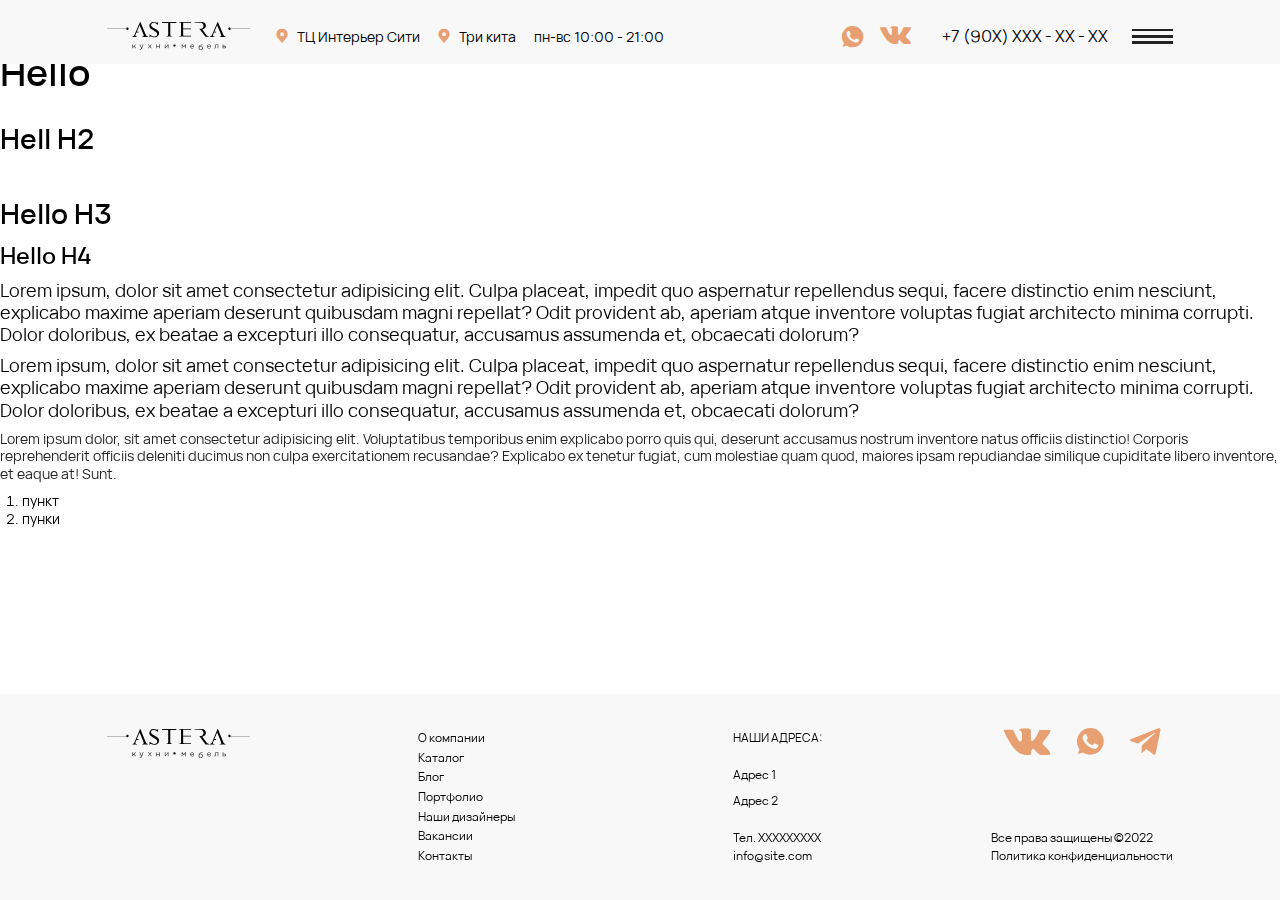
<file: page.html>
<!DOCTYPE html>
<html lang="ru">
  <head>
    <meta charset="UTF-8" />
    <meta http-equiv="X-UA-Compatible" content="IE=edge" />
    <meta name="viewport" content="width=device-width, initial-scale=1.0" />
    <link rel="stylesheet" href="assets/css/app.css" />
    <script src="assets/js/app.js" defer></script>
    <title>Кейсы</title>
  </head>
  <body>
    <div class="wrapper">
      <header class="header">
        <div class="header__container">
          <div class="header__wrapper">
            <div class="header__left">
              <a href="#" class="header__logo-link">
                <img
                  src="assets/img/logo.svg"
                  alt="logo"
                  class="header__logo"
                />
              </a>
              <div class="header__about">
                <a href="#" class="header__mark _icon-mark">ТЦ Интерьер Сити</a>
                <a href="#" class="header__mark _icon-mark">Три кита</a>
                <span class="header__mark">пн-вс 10:00 - 21:00</span>
              </div>
            </div>
            <div class="header__right">
              <div class="header__contact">
                <div class="header__social">
                  <a href="#" class="header__social-link _icon-whatsapp"></a>
                  <a href="#" class="header__social-link _icon-vk"></a>
                </div>
                <div class="header__phone">
                  <a href="tel:+79099999999" class="header__phone-link"
                    >+7 (90Х) ХХХ - ХХ - ХХ</a
                  >
                </div>
              </div>
              <button class="header__menu menu">
                <span></span>
              </button>
              <div class="menu__body">
                <ul class="menu__list">
                  <li class="menu__item">
                    <a href="#">Пункт 1</a>
                  </li>
                  <li class="menu__item">
                    <a href="#">Пункт 2</a>
                  </li>
                  <li class="menu__item">
                    <a href="#">Пункт 3</a>
                  </li>
                  <li class="menu__item">
                    <a href="#">Пункт 4</a>
                  </li>
                  <li class="menu__item">
                    <a href="#">Пункт 5</a>
                  </li>
                </ul>
              </div>
            </div>
          </div>
        </div>
      </header>
      <main class="main">
        <div class="content">
          <h1>Hello</h1>
          <h2>Hell H2</h2>
          <h3>Hello H3</h3>
          <h4>Hello H4</h4>
          <p>
            Lorem ipsum, dolor sit amet consectetur adipisicing elit. Culpa
            placeat, impedit quo aspernatur repellendus sequi, facere distinctio
            enim nesciunt, explicabo maxime aperiam deserunt quibusdam magni
            repellat? Odit provident ab, aperiam atque inventore voluptas fugiat
            architecto minima corrupti. Dolor doloribus, ex beatae a excepturi
            illo consequatur, accusamus assumenda et, obcaecati dolorum?
          </p>
          <p>
            Lorem ipsum, dolor sit amet consectetur adipisicing elit. Culpa
            placeat, impedit quo aspernatur repellendus sequi, facere distinctio
            enim nesciunt, explicabo maxime aperiam deserunt quibusdam magni
            repellat? Odit provident ab, aperiam atque inventore voluptas fugiat
            architecto minima corrupti. Dolor doloribus, ex beatae a excepturi
            illo consequatur, accusamus assumenda et, obcaecati dolorum?
          </p>
          <p class="info">
            Lorem ipsum dolor, sit amet consectetur adipisicing elit.
            Voluptatibus temporibus enim explicabo porro quis qui, deserunt
            accusamus nostrum inventore natus officiis distinctio! Corporis
            reprehenderit officiis deleniti ducimus non culpa exercitationem
            recusandae? Explicabo ex tenetur fugiat, cum molestiae quam quod,
            maiores ipsam repudiandae similique cupiditate libero inventore, et
            eaque at! Sunt.
          </p>
          <ol>
            <li>пункт</li>
            <li>пунки</li>
          </ol>
        </div>
      </main>
      <footer class="footer">
        <div class="footer__container">
          <div class="footer__wrapper">
            <div class="footer__logo">
              <a href="#" class="footer__logo-link">
                <img
                  src="assets/img/logo.svg"
                  alt=""
                  class="footer__logo-img"
                />
              </a>
            </div>
            <div class="footer__about">
              <nav class="footer__nav">
                <ul class="footer__list">
                  <li class="footer__item">
                    <a href="#">О компании</a>
                  </li>
                  <li class="footer__item">
                    <a href="#">Каталог </a>
                  </li>
                  <li class="footer__item">
                    <a href="#">Блог</a>
                  </li>
                  <li class="footer__item">
                    <a href="#">Портфолио</a>
                  </li>
                  <li class="footer__item">
                    <a href="#">Наши дизайнеры</a>
                  </li>
                  <li class="footer__item">
                    <a href="#">Вакансии</a>
                  </li>
                  <li class="footer__item">
                    <a href="#">Контакты</a>
                  </li>
                </ul>
              </nav>
              <div class="footer__contacts">
                <div class="footer__adress-name">НАШИ АДРЕСА:</div>
                <div class="footer__adress">
                  <span>Адрес 1</span>
                  <span>Адрес 2</span>
                </div>
                <div class="footer__contact-links">
                  <a href="tel:+79999999999" class="footer__phone"
                    >Тел. XXXXXXXXX</a
                  >
                  <a href="mailto:info@site.com" class="footer__mail"
                    >info@site.com</a
                  >
                </div>
              </div>
            </div>
            <div class="footer__right">
              <div class="footer__social">
                <a href="#" class="footer__social-link _icon-vk"></a>
                <a href="#" class="footer__social-link _icon-whatsapp"></a>
                <a href="#" class="footer__social-link _icon-telegram"></a>
              </div>
              <div class="footer__info">
                <div class="footer__protect">Все права защищены ©2022</div>
                <div class="footer__protect">Политика конфиденциальности</div>
              </div>
            </div>
          </div>
        </div>
      </footer>
    </div>
    <div id="zoom" class="popup-zoom">
      <div class="popup__wrapper popup-zoom__wrapper">
        <button class="popup-zoom__close close-btn popup__close"></button>
        <div data-youtube-place class="popup-zoom__image"></div>
      </div>
    </div>
    <div id="video" class="popup popup-video">
      <div class="popup__wrapper">
        <div class="popup__content">
          <button class="popup__close"></button>
          <div data-youtube-place class="popup__video-place"></div>
        </div>
      </div>
    </div>
    <div id="callBack" class="popup popup-question">
      <div class="popup__wrapper">
        <div class="popup__content">
          <button class="popup__close"></button>
          <h3 class="popup__title">Оставьте свои данные</h3>
          <div class="popup__contact">
            <div class="popup__phone-wrapper">
              <a href="tel: +7 926 253 44 65" class="popup__phone"
                >+7 926 253 44 65</a
              >
            </div>
            <div class="popup__social">
              <a href="#" class="popup__social-link _icon-telegram"></a>
              <a href="#" class="popup__social-link _icon-whatsapp"></a>
              <a href="#" class="popup__social-link _icon-vk"></a>
            </div>
          </div>
          <form action="#" class="popup__form">
            <input class="popup__input" placeholder="Введите ваше имя " />
            <input
              class="popup__input"
              type="tel"
              placeholder="Введите ваш телефон "
            />
            <textarea class="popup__area" placeholder="Комментарий"></textarea>
            <div class="popup__send">
              <button class="popup__button primary-btn">
                ОТПРАВИТЬ ЗАЯВКУ
              </button>
              <label for="popup-check" class="popup__checks"
                ><input
                  class="popup__checker"
                  type="checkbox"
                  id="popup-check"
                  checked="checked"
                />
                <span class="popup__check _icon-check"></span>
                <span class="popup__text"
                  >Я соглашаюсь с политикой обработки персональных данных</span
                ></label
              >
            </div>
          </form>
        </div>
      </div>
    </div>
    <div id="addedProject" class="popup popup-question">
      <div class="popup__wrapper">
        <div class="popup__content">
          <button class="popup__close"></button>
          <h3 class="popup__title">Оставьте свои данные</h3>
          <div class="popup__contact">
            <div class="popup__phone-wrapper">
              <a href="tel: +7 926 253 44 65" class="popup__phone"
                >+7 926 253 44 65</a
              >
            </div>
            <div class="popup__social">
              <a href="#" class="popup__social-link _icon-telegram"></a>
              <a href="#" class="popup__social-link _icon-whatsapp"></a>
              <a href="#" class="popup__social-link _icon-vk"></a>
            </div>
          </div>
          <form action="#" class="popup__form">
            <input class="popup__input" placeholder="Введите ваше имя" />
            <input
              class="popup__input"
              type="tel"
              placeholder="Введите ваш телефон "
            />
            <label class="popup__file-label">
              <input type="file" class="popup__file" multiple />
              <img
                src="assets/img/icons/file.png"
                alt="icon"
                class="popup__file-img"
              />
              <span class="popup__file-text">Добавить файл</span>
            </label>
            <textarea class="popup__area" placeholder="Комментарий"></textarea>
            <div class="popup__send">
              <button class="popup__button primary-btn">
                ОТПРАВИТЬ ЗАЯВКУ
              </button>
              <label for="popup-check" class="popup__checks"
                ><input
                  class="popup__checker"
                  type="checkbox"
                  id="popup-check"
                  checked="checked"
                />
                <span class="popup__check _icon-check"></span>
                <span class="popup__text"
                  >Я соглашаюсь с политикой обработки персональных данных</span
                ></label
              >
            </div>
          </form>
        </div>
      </div>
    </div>
    <div id="case" class="popup popup-case">
      <div class="popup__wrapper">
        <div class="popup__content">
          <button class="popup__close"></button>
          <div class="popup-case__wrapper">
            <div class="popup-case__slider popup-case-slider">
              <div class="popup-case-slider__swiper swiper">
                <div class="popup-case-slider__wrapper swiper-wrapper">
                  <div class="popup-case-slider__slide swiper-slide">
                    <div class="popup-case-slider__image">
                      <img src="assets/img/popup-case-slider/popup-case-slider-image-1.jpg" alt="Slider Image" class="popup-case-slider__img">
                    </div>
                  </div>
                  <div class="popup-case-slider__slide swiper-slide">
                    <div class="popup-case-slider__image">
                      <img src="assets/img/popup-case-slider/popup-case-slider-image-1.jpg" alt="Slider Image" class="popup-case-slider__img">
                    </div>
                  </div>
                  <div class="popup-case-slider__slide swiper-slide">
                    <div class="popup-case-slider__image">
                      <img src="assets/img/popup-case-slider/popup-case-slider-image-1.jpg" alt="Slider Image" class="popup-case-slider__img">
                    </div>
                  </div>
                </div>
              </div>
              <div class="popup-case-slider__controls">
                <button class="popup-case-slider__button popup-case-slider__button--prev _icon-slider-arrow"></button>
                <button class="popup-case-slider__button popup-case-slider__button--next _icon-slider-arrow"></button>
              </div>
            </div>
            <div class="popup-case__descr">
              <h4 class="popup__title">Название кухни</h4>
              <p class="popup-case__info">
                Lorem ipsum dolor sit amet consectetur adipisicing elit. Numquam repudiandae cupiditate id, repellat voluptatibus at deserunt modi esse harum officia alias iste 
              </p>
              <p class="popup-case__info">
                Lorem ipsum dolor sit amet consectetur, adipisicing elit. Cumque architecto voluptate harum eius eveniet? Repellendus, officia nulla voluptas ullam et voluptatem 
              </p>
              <button data-popup="#callBack" class="popup-case__info__button primary-btn">Хочу такую</button>
            </div>
          </div>
      </div>
    </div>
    </div>
  </body>
</html>
</file>
<file: assets/css/app.css>
@import url(https://fonts.googleapis.com/css2?family=Exo+2:wght@700&family=Inter:wght@400;700&display=swap);

@font-face{font-family:lg;src:url(../fonts/lg.woff2?io9a6k) format("woff2"),url(../fonts/lg.ttf?io9a6k) format("truetype"),url(../fonts/lg.woff?io9a6k) format("woff"),url(../img/lg.svg#lg) format("svg");font-weight:400;font-style:normal;font-display:block}.lg-icon{font-family:lg!important;speak:never;font-style:normal;font-weight:400;font-variant:normal;text-transform:none;line-height:1;-webkit-font-smoothing:antialiased;-moz-osx-font-smoothing:grayscale}.lg-container{font-family:system-ui,-apple-system,'Segoe UI',Roboto,'Helvetica Neue',Arial,'Noto Sans','Liberation Sans',sans-serif,'Apple Color Emoji','Segoe UI Emoji','Segoe UI Symbol','Noto Color Emoji'}.lg-next,.lg-prev{background-color:rgba(0,0,0,.45);border-radius:2px;color:#999;cursor:pointer;display:block;font-size:22px;margin-top:-10px;padding:8px 10px 9px;position:absolute;top:50%;z-index:1084;outline:0;border:none}.lg-next.disabled,.lg-prev.disabled{opacity:0!important;cursor:default}.lg-next:hover:not(.disabled),.lg-prev:hover:not(.disabled){color:#fff}.lg-single-item .lg-next,.lg-single-item .lg-prev{display:none}.lg-next{right:20px}.lg-next:before{content:'\e095'}.lg-prev{left:20px}.lg-prev:after{content:'\e094'}@-webkit-keyframes lg-right-end{0%{left:0}50%{left:-30px}100%{left:0}}@-moz-keyframes lg-right-end{0%{left:0}50%{left:-30px}100%{left:0}}@-ms-keyframes lg-right-end{0%{left:0}50%{left:-30px}100%{left:0}}@keyframes lg-right-end{0%{left:0}50%{left:-30px}100%{left:0}}@-webkit-keyframes lg-left-end{0%{left:0}50%{left:30px}100%{left:0}}@-moz-keyframes lg-left-end{0%{left:0}50%{left:30px}100%{left:0}}@-ms-keyframes lg-left-end{0%{left:0}50%{left:30px}100%{left:0}}@keyframes lg-left-end{0%{left:0}50%{left:30px}100%{left:0}}.lg-outer.lg-right-end .lg-object{-webkit-animation:lg-right-end .3s;-o-animation:lg-right-end .3s;animation:lg-right-end .3s;position:relative}.lg-outer.lg-left-end .lg-object{-webkit-animation:lg-left-end .3s;-o-animation:lg-left-end .3s;animation:lg-left-end .3s;position:relative}.lg-toolbar{z-index:1082;left:0;position:absolute;top:0;width:100%}.lg-media-overlap .lg-toolbar{background-image:linear-gradient(0deg,rgba(0,0,0,0),rgba(0,0,0,.4))}.lg-toolbar .lg-icon{color:#999;cursor:pointer;float:right;font-size:24px;height:47px;line-height:27px;padding:10px 0;text-align:center;width:50px;text-decoration:none!important;outline:medium none;will-change:color;-webkit-transition:color .2s linear;-o-transition:color .2s linear;transition:color .2s linear;background:0 0;border:none;box-shadow:none}.lg-toolbar .lg-icon.lg-icon-18{font-size:18px}.lg-toolbar .lg-icon:hover{color:#fff}.lg-toolbar .lg-close:after{content:'\e070'}.lg-toolbar .lg-maximize{font-size:22px}.lg-toolbar .lg-maximize:after{content:'\e90a'}.lg-toolbar .lg-download:after{content:'\e0f2'}.lg-sub-html{color:#eee;font-size:16px;padding:10px 40px;text-align:center;z-index:1080;opacity:0;-webkit-transition:opacity .2s ease-out 0s;-o-transition:opacity .2s ease-out 0s;transition:opacity .2s ease-out 0s}.lg-sub-html h4{margin:0;font-size:13px;font-weight:700}.lg-sub-html p{font-size:12px;margin:5px 0 0}.lg-sub-html a{color:inherit}.lg-sub-html a:hover{text-decoration:underline}.lg-media-overlap .lg-sub-html{background-image:linear-gradient(180deg,rgba(0,0,0,0),rgba(0,0,0,.6))}.lg-item .lg-sub-html{position:absolute;bottom:0;right:0;left:0}.lg-error-msg{font-size:14px;color:#999}.lg-counter{color:#999;display:inline-block;font-size:16px;padding-left:20px;padding-top:12px;height:47px;vertical-align:middle}.lg-closing .lg-next,.lg-closing .lg-prev,.lg-closing .lg-sub-html,.lg-closing .lg-toolbar{opacity:0;-webkit-transition:-webkit-transform .08 cubic-bezier(0,0,.25,1) 0s,opacity .08 cubic-bezier(0,0,.25,1) 0s,color .08 linear;-moz-transition:-moz-transform .08 cubic-bezier(0,0,.25,1) 0s,opacity .08 cubic-bezier(0,0,.25,1) 0s,color .08 linear;-o-transition:-o-transform .08 cubic-bezier(0,0,.25,1) 0s,opacity .08 cubic-bezier(0,0,.25,1) 0s,color .08 linear;transition:transform .08 cubic-bezier(0,0,.25,1) 0s,opacity .08 cubic-bezier(0,0,.25,1) 0s,color .08 linear}body:not(.lg-from-hash) .lg-outer.lg-start-zoom .lg-item:not(.lg-zoomable) .lg-img-wrap,body:not(.lg-from-hash) .lg-outer.lg-start-zoom .lg-item:not(.lg-zoomable) .lg-video-cont{opacity:0;-moz-transform:scale3d(.5,.5,.5);-o-transform:scale3d(.5,.5,.5);-ms-transform:scale3d(.5,.5,.5);-webkit-transform:scale3d(.5,.5,.5);transform:scale3d(.5,.5,.5);will-change:transform,opacity;-webkit-transition:-webkit-transform 250ms cubic-bezier(0,0,.25,1) 0s,opacity 250ms cubic-bezier(0,0,.25,1)!important;-moz-transition:-moz-transform 250ms cubic-bezier(0,0,.25,1) 0s,opacity 250ms cubic-bezier(0,0,.25,1)!important;-o-transition:-o-transform 250ms cubic-bezier(0,0,.25,1) 0s,opacity 250ms cubic-bezier(0,0,.25,1)!important;transition:transform 250ms cubic-bezier(0,0,.25,1) 0s,opacity 250ms cubic-bezier(0,0,.25,1)!important}body:not(.lg-from-hash) .lg-outer.lg-start-zoom .lg-item:not(.lg-zoomable).lg-complete .lg-img-wrap,body:not(.lg-from-hash) .lg-outer.lg-start-zoom .lg-item:not(.lg-zoomable).lg-complete .lg-video-cont{opacity:1;-moz-transform:scale3d(1,1,1);-o-transform:scale3d(1,1,1);-ms-transform:scale3d(1,1,1);-webkit-transform:scale3d(1,1,1);transform:scale3d(1,1,1)}.lg-icon:focus-visible{color:#fff;border-radius:3px;outline:1px dashed rgba(255,255,255,.6)}.lg-toolbar .lg-icon:focus-visible{border-radius:8px;outline-offset:-5px}.lg-outer .lg-thumb-outer{background-color:#0d0a0a;width:100%;max-height:350px;overflow:hidden;float:left}.lg-outer .lg-thumb-outer.lg-grab .lg-thumb-item{cursor:-webkit-grab;cursor:-moz-grab;cursor:-o-grab;cursor:-ms-grab;cursor:grab}.lg-outer .lg-thumb-outer.lg-grabbing .lg-thumb-item{cursor:move;cursor:-webkit-grabbing;cursor:-moz-grabbing;cursor:-o-grabbing;cursor:-ms-grabbing;cursor:grabbing}.lg-outer .lg-thumb-outer.lg-dragging .lg-thumb{-webkit-transition-duration:0s!important;transition-duration:0s!important}.lg-outer .lg-thumb-outer.lg-rebuilding-thumbnails .lg-thumb{-webkit-transition-duration:0s!important;transition-duration:0s!important}.lg-outer .lg-thumb-outer.lg-thumb-align-middle{text-align:center}.lg-outer .lg-thumb-outer.lg-thumb-align-left{text-align:left}.lg-outer .lg-thumb-outer.lg-thumb-align-right{text-align:right}.lg-outer.lg-single-item .lg-thumb-outer{display:none}.lg-outer .lg-thumb{padding:5px 0;height:100%;margin-bottom:-5px;display:inline-block;vertical-align:middle}@media (min-width:768px){.lg-outer .lg-thumb{padding:10px 0}}.lg-outer .lg-thumb-item{cursor:pointer;float:left;overflow:hidden;height:100%;border-radius:2px;margin-bottom:5px;will-change:border-color}@media (min-width:768px){.lg-outer .lg-thumb-item{border-radius:4px;border:2px solid #fff;-webkit-transition:border-color .25s ease;-o-transition:border-color .25s ease;transition:border-color .25s ease}}.lg-outer .lg-thumb-item.active,.lg-outer .lg-thumb-item:hover{border-color:#a90707}.lg-outer .lg-thumb-item img{width:100%;height:100%;object-fit:cover;display:block}.lg-outer.lg-can-toggle .lg-item{padding-bottom:0}.lg-outer .lg-toggle-thumb:after{content:'\e1ff'}.lg-outer.lg-animate-thumb .lg-thumb{-webkit-transition-timing-function:cubic-bezier(.215,.61,.355,1);transition-timing-function:cubic-bezier(.215,.61,.355,1)}.lg-outer .lg-video-cont{text-align:center;display:inline-block;vertical-align:middle;position:relative}.lg-outer .lg-video-cont .lg-object{width:100%!important;height:100%!important}.lg-outer .lg-has-iframe .lg-video-cont{-webkit-overflow-scrolling:touch;overflow:auto}.lg-outer .lg-video-object{position:absolute;left:0;right:0;width:100%;height:100%;top:0;bottom:0;z-index:3}.lg-outer .lg-video-poster{z-index:1}.lg-outer .lg-has-video .lg-video-object{opacity:0;will-change:opacity;-webkit-transition:opacity .3s ease-in;-o-transition:opacity .3s ease-in;transition:opacity .3s ease-in}.lg-outer .lg-has-video.lg-video-loaded .lg-video-play-button,.lg-outer .lg-has-video.lg-video-loaded .lg-video-poster{opacity:0!important}.lg-outer .lg-has-video.lg-video-loaded .lg-video-object{opacity:1}@keyframes lg-play-stroke{0%{stroke-dasharray:1,200;stroke-dashoffset:0}50%{stroke-dasharray:89,200;stroke-dashoffset:-35px}100%{stroke-dasharray:89,200;stroke-dashoffset:-124px}}@keyframes lg-play-rotate{100%{-webkit-transform:rotate(360deg);transform:rotate(360deg)}}.lg-video-play-button{width:18%;max-width:140px;position:absolute;top:50%;left:50%;z-index:2;cursor:pointer;transform:translate(-50%,-50%) scale(1);will-change:opacity,transform;-webkit-transition:-webkit-transform .25s cubic-bezier(.17,.88,.32,1.28),opacity .1s;-moz-transition:-moz-transform .25s cubic-bezier(.17,.88,.32,1.28),opacity .1s;-o-transition:-o-transform .25s cubic-bezier(.17,.88,.32,1.28),opacity .1s;transition:transform .25s cubic-bezier(.17,.88,.32,1.28),opacity .1s}.lg-video-play-button:hover .lg-video-play-icon,.lg-video-play-button:hover .lg-video-play-icon-bg{opacity:1}.lg-video-play-icon-bg{fill:none;stroke-width:3%;stroke:#fcfcfc;opacity:.6;will-change:opacity;-webkit-transition:opacity .12s ease-in;-o-transition:opacity .12s ease-in;transition:opacity .12s ease-in}.lg-video-play-icon-circle{position:absolute;top:0;left:0;bottom:0;right:0;fill:none;stroke-width:3%;stroke:rgba(30,30,30,.9);stroke-opacity:1;stroke-linecap:round;stroke-dasharray:200;stroke-dashoffset:200}.lg-video-play-icon{position:absolute;width:25%;max-width:120px;left:50%;top:50%;transform:translate3d(-50%,-50%,0);opacity:.6;will-change:opacity;-webkit-transition:opacity .12s ease-in;-o-transition:opacity .12s ease-in;transition:opacity .12s ease-in}.lg-video-play-icon .lg-video-play-icon-inner{fill:#fcfcfc}.lg-video-loading .lg-video-play-icon-circle{animation:lg-play-rotate 2s linear .25s infinite,lg-play-stroke 1.5s ease-in-out .25s infinite}.lg-video-loaded .lg-video-play-button{opacity:0;transform:translate(-50%,-50%) scale(.7)}.lg-progress-bar{background-color:#333;height:5px;left:0;position:absolute;top:0;width:100%;z-index:1083;opacity:0;will-change:opacity;-webkit-transition:opacity 80ms ease 0s;-moz-transition:opacity 80ms ease 0s;-o-transition:opacity 80ms ease 0s;transition:opacity 80ms ease 0s}.lg-progress-bar .lg-progress{background-color:#a90707;height:5px;width:0}.lg-progress-bar.lg-start .lg-progress{width:100%}.lg-show-autoplay .lg-progress-bar{opacity:1}.lg-autoplay-button:after{content:'\e01d'}.lg-show-autoplay .lg-autoplay-button:after{content:'\e01a'}.lg-single-item .lg-autoplay-button{opacity:.75;pointer-events:none}.lg-outer.lg-css3.lg-zoom-dragging .lg-item.lg-complete.lg-zoomable .lg-image,.lg-outer.lg-css3.lg-zoom-dragging .lg-item.lg-complete.lg-zoomable .lg-img-wrap{-webkit-transition-duration:0s!important;transition-duration:0s!important}.lg-outer.lg-use-transition-for-zoom .lg-item.lg-complete.lg-zoomable .lg-img-wrap{will-change:transform;-webkit-transition:-webkit-transform .5s cubic-bezier(.12,.415,.01,1.19) 0s;-moz-transition:-moz-transform .5s cubic-bezier(.12,.415,.01,1.19) 0s;-o-transition:-o-transform .5s cubic-bezier(.12,.415,.01,1.19) 0s;transition:transform .5s cubic-bezier(.12,.415,.01,1.19) 0s}.lg-outer.lg-use-transition-for-zoom.lg-zoom-drag-transition .lg-item.lg-complete.lg-zoomable .lg-img-wrap{will-change:transform;-webkit-transition:-webkit-transform .8s cubic-bezier(0,0,.25,1) 0s;-moz-transition:-moz-transform .8s cubic-bezier(0,0,.25,1) 0s;-o-transition:-o-transform .8s cubic-bezier(0,0,.25,1) 0s;transition:transform .8s cubic-bezier(0,0,.25,1) 0s}.lg-outer .lg-item.lg-complete.lg-zoomable .lg-img-wrap{-webkit-transform:translate3d(0,0,0);transform:translate3d(0,0,0);-webkit-backface-visibility:hidden;-moz-backface-visibility:hidden;backface-visibility:hidden}.lg-outer .lg-item.lg-complete.lg-zoomable .lg-dummy-img,.lg-outer .lg-item.lg-complete.lg-zoomable .lg-image{-webkit-transform:scale3d(1,1,1);transform:scale3d(1,1,1);-webkit-transition:-webkit-transform .5s cubic-bezier(.12,.415,.01,1.19) 0s,opacity .15s!important;-moz-transition:-moz-transform .5s cubic-bezier(.12,.415,.01,1.19) 0s,opacity .15s!important;-o-transition:-o-transform .5s cubic-bezier(.12,.415,.01,1.19) 0s,opacity .15s!important;transition:transform .5s cubic-bezier(.12,.415,.01,1.19) 0s,opacity .15s!important;-webkit-backface-visibility:hidden;-moz-backface-visibility:hidden;backface-visibility:hidden}.lg-outer .lg-item.lg-complete.lg-zoomable .lg-dummy-img.no-transition,.lg-outer .lg-item.lg-complete.lg-zoomable .lg-image.no-transition{transition:none!important}.lg-outer .lg-item.lg-complete.lg-zoomable .lg-dummy-img.reset-transition,.lg-outer .lg-item.lg-complete.lg-zoomable .lg-image.reset-transition{transform:scale3d(1,1,1) translate3d(-50%,-50%,0)!important;max-width:none!important;max-height:none!important;top:50%!important;left:50%!important}.lg-outer .lg-item.lg-complete.lg-zoomable .lg-dummy-img.reset-transition-x,.lg-outer .lg-item.lg-complete.lg-zoomable .lg-image.reset-transition-x{transform:scale3d(1,1,1) translate3d(-50%,0,0)!important;top:0!important;left:50%!important;max-width:none!important;max-height:none!important}.lg-outer .lg-item.lg-complete.lg-zoomable .lg-dummy-img.reset-transition-y,.lg-outer .lg-item.lg-complete.lg-zoomable .lg-image.reset-transition-y{transform:scale3d(1,1,1) translate3d(0,-50%,0)!important;top:50%!important;left:0!important;max-width:none!important;max-height:none!important}.lg-icon.lg-zoom-in:after{content:'\e311'}.lg-actual-size .lg-icon.lg-zoom-in{opacity:.5;pointer-events:none}.lg-icon.lg-actual-size{font-size:20px}.lg-icon.lg-actual-size:after{content:'\e033'}.lg-icon.lg-zoom-out{opacity:.5;pointer-events:none}.lg-icon.lg-zoom-out:after{content:'\e312'}.lg-zoomed .lg-icon.lg-zoom-out{opacity:1;pointer-events:auto}.lg-outer.lg-first-slide-loading .lg-actual-size,.lg-outer.lg-first-slide-loading .lg-zoom-in,.lg-outer.lg-first-slide-loading .lg-zoom-out,.lg-outer[data-lg-slide-type=iframe] .lg-actual-size,.lg-outer[data-lg-slide-type=iframe] .lg-zoom-in,.lg-outer[data-lg-slide-type=iframe] .lg-zoom-out,.lg-outer[data-lg-slide-type=video] .lg-actual-size,.lg-outer[data-lg-slide-type=video] .lg-zoom-in,.lg-outer[data-lg-slide-type=video] .lg-zoom-out{opacity:.75;pointer-events:none}.lg-outer .lg-pager-outer{text-align:center;z-index:1080;height:10px;margin-bottom:10px}.lg-outer .lg-pager-outer.lg-pager-hover .lg-pager-cont{overflow:visible}.lg-outer.lg-single-item .lg-pager-outer{display:none}.lg-outer .lg-pager-cont{cursor:pointer;display:inline-block;overflow:hidden;position:relative;vertical-align:top;margin:0 5px}.lg-outer .lg-pager-cont:hover .lg-pager-thumb-cont{opacity:1;-webkit-transform:translate3d(0,0,0);transform:translate3d(0,0,0)}.lg-outer .lg-pager-cont.lg-pager-active .lg-pager{box-shadow:0 0 0 2px #fff inset}.lg-outer .lg-pager-thumb-cont{background-color:#fff;color:#fff;bottom:100%;height:83px;left:0;margin-bottom:20px;margin-left:-60px;opacity:0;padding:5px;position:absolute;width:120px;border-radius:3px;will-change:transform,opacity;-webkit-transition:opacity .15s ease 0s,-webkit-transform .15s ease 0s;-moz-transition:opacity .15s ease 0s,-moz-transform .15s ease 0s;-o-transition:opacity .15s ease 0s,-o-transform .15s ease 0s;transition:opacity .15s ease 0s,transform .15s ease 0s;-webkit-transform:translate3d(0,5px,0);transform:translate3d(0,5px,0)}.lg-outer .lg-pager-thumb-cont img{width:100%;height:100%}.lg-outer .lg-pager{background-color:rgba(255,255,255,.5);border-radius:50%;box-shadow:0 0 0 8px rgba(255,255,255,.7) inset;display:block;height:12px;-webkit-transition:box-shadow .3s ease 0s;-o-transition:box-shadow .3s ease 0s;transition:box-shadow .3s ease 0s;width:12px}.lg-outer .lg-pager:focus,.lg-outer .lg-pager:hover{box-shadow:0 0 0 8px #fff inset}.lg-outer .lg-caret{border-left:10px solid transparent;border-right:10px solid transparent;border-top:10px dashed;bottom:-10px;display:inline-block;height:0;left:50%;margin-left:-5px;position:absolute;vertical-align:middle;width:0}.lg-fullscreen:after{content:"\e20c"}.lg-fullscreen-on .lg-fullscreen:after{content:"\e20d"}.lg-outer .lg-dropdown-overlay{background-color:rgba(0,0,0,.25);bottom:0;cursor:default;left:0;position:absolute;right:0;top:0;z-index:1081;opacity:0;visibility:hidden;will-change:visibility,opacity;-webkit-transition:visibility 0s linear .18s,opacity .18s linear 0s;-o-transition:visibility 0s linear .18s,opacity .18s linear 0s;transition:visibility 0s linear .18s,opacity .18s linear 0s}.lg-outer.lg-dropdown-active .lg-dropdown,.lg-outer.lg-dropdown-active .lg-dropdown-overlay{-webkit-transition-delay:0s;transition-delay:0s;-moz-transform:translate3d(0,0,0);-o-transform:translate3d(0,0,0);-ms-transform:translate3d(0,0,0);-webkit-transform:translate3d(0,0,0);transform:translate3d(0,0,0);opacity:1;visibility:visible}.lg-outer.lg-dropdown-active .lg-share{color:#fff}.lg-outer .lg-dropdown{background-color:#fff;border-radius:2px;font-size:14px;list-style-type:none;margin:0;padding:10px 0;position:absolute;right:0;text-align:left;top:50px;opacity:0;visibility:hidden;-moz-transform:translate3d(0,5px,0);-o-transform:translate3d(0,5px,0);-ms-transform:translate3d(0,5px,0);-webkit-transform:translate3d(0,5px,0);transform:translate3d(0,5px,0);will-change:visibility,opacity,transform;-webkit-transition:-webkit-transform .18s linear 0s,visibility 0s linear .5s,opacity .18s linear 0s;-moz-transition:-moz-transform .18s linear 0s,visibility 0s linear .5s,opacity .18s linear 0s;-o-transition:-o-transform .18s linear 0s,visibility 0s linear .5s,opacity .18s linear 0s;transition:transform .18s linear 0s,visibility 0s linear .5s,opacity .18s linear 0s}.lg-outer .lg-dropdown:after{content:'';display:block;height:0;width:0;position:absolute;border:8px solid transparent;border-bottom-color:#fff;right:16px;top:-16px}.lg-outer .lg-dropdown>li:last-child{margin-bottom:0}.lg-outer .lg-dropdown>li:hover a{color:#333}.lg-outer .lg-dropdown a{color:#333;display:block;white-space:pre;padding:4px 12px;font-family:'Open Sans','Helvetica Neue',Helvetica,Arial,sans-serif;font-size:12px}.lg-outer .lg-dropdown a:hover{background-color:rgba(0,0,0,.07)}.lg-outer .lg-dropdown .lg-dropdown-text{display:inline-block;line-height:1;margin-top:-3px;vertical-align:middle}.lg-outer .lg-dropdown .lg-icon{color:#333;display:inline-block;float:none;font-size:20px;height:auto;line-height:1;margin-right:8px;padding:0;vertical-align:middle;width:auto}.lg-outer .lg-share{position:relative}.lg-outer .lg-share:after{content:'\e80d'}.lg-outer .lg-share-facebook .lg-icon{color:#3b5998}.lg-outer .lg-share-facebook .lg-icon:after{content:'\e904'}.lg-outer .lg-share-twitter .lg-icon{color:#00aced}.lg-outer .lg-share-twitter .lg-icon:after{content:'\e907'}.lg-outer .lg-share-pinterest .lg-icon{color:#cb2027}.lg-outer .lg-share-pinterest .lg-icon:after{content:'\e906'}.lg-comment-box{width:420px;max-width:100%;position:absolute;right:0;top:0;bottom:0;z-index:9999;background-color:#fff;will-change:transform;-moz-transform:translate3d(100%,0,0);-o-transform:translate3d(100%,0,0);-ms-transform:translate3d(100%,0,0);-webkit-transform:translate3d(100%,0,0);transform:translate3d(100%,0,0);-webkit-transition:-webkit-transform .4s cubic-bezier(0,0,.25,1) 0s;-moz-transition:-moz-transform .4s cubic-bezier(0,0,.25,1) 0s;-o-transition:-o-transform .4s cubic-bezier(0,0,.25,1) 0s;transition:transform .4s cubic-bezier(0,0,.25,1) 0s}.lg-comment-box .lg-comment-title{margin:0;color:#fff;font-size:18px}.lg-comment-box .lg-comment-header{background-color:#000;padding:12px 20px;position:absolute;left:0;right:0;top:0}.lg-comment-box .lg-comment-body{height:100%!important;padding-top:43px!important;width:100%!important}.lg-comment-box .fb-comments{height:100%;width:100%;background:url(../img/loading.gif) no-repeat scroll center center #fff;overflow-y:auto;display:inline-block}.lg-comment-box .fb-comments[fb-xfbml-state=rendered]{background-image:none}.lg-comment-box .fb-comments>span{max-width:100%}.lg-comment-box .lg-comment-close{position:absolute;right:5px;top:12px;cursor:pointer;font-size:20px;color:#999;will-change:color;-webkit-transition:color .2s linear;-o-transition:color .2s linear;transition:color .2s linear}.lg-comment-box .lg-comment-close:hover{color:#fff}.lg-comment-box .lg-comment-close:after{content:'\e070'}.lg-comment-box iframe{max-width:100%!important;width:100%!important}.lg-comment-box #disqus_thread{padding:0 20px}.lg-outer .lg-comment-overlay{background-color:rgba(0,0,0,.25);bottom:0;cursor:default;left:0;position:fixed;right:0;top:0;z-index:1081;opacity:0;visibility:hidden;will-change:visibility,opacity;-webkit-transition:visibility 0s linear .18s,opacity .18s linear 0s;-o-transition:visibility 0s linear .18s,opacity .18s linear 0s;transition:visibility 0s linear .18s,opacity .18s linear 0s}.lg-outer .lg-comment-toggle:after{content:'\e908'}.lg-outer.lg-comment-active .lg-comment-overlay{-webkit-transition-delay:0s;transition-delay:0s;-moz-transform:translate3d(0,0,0);-o-transform:translate3d(0,0,0);-ms-transform:translate3d(0,0,0);-webkit-transform:translate3d(0,0,0);transform:translate3d(0,0,0);opacity:1;visibility:visible}.lg-outer.lg-comment-active .lg-comment-toggle{color:#fff}.lg-outer.lg-comment-active .lg-comment-box{-moz-transform:translate3d(0,0,0);-o-transform:translate3d(0,0,0);-ms-transform:translate3d(0,0,0);-webkit-transform:translate3d(0,0,0);transform:translate3d(0,0,0)}.lg-outer .lg-img-rotate{position:absolute;left:0;right:0;top:0;bottom:0;-webkit-transition:-webkit-transform .4s cubic-bezier(0,0,.25,1) 0s;-moz-transition:-moz-transform .4s cubic-bezier(0,0,.25,1) 0s;-o-transition:-o-transform .4s cubic-bezier(0,0,.25,1) 0s;transition:transform .4s cubic-bezier(0,0,.25,1) 0s}.lg-outer[data-lg-slide-type=iframe] .lg-flip-hor,.lg-outer[data-lg-slide-type=iframe] .lg-flip-ver,.lg-outer[data-lg-slide-type=iframe] .lg-rotate-left,.lg-outer[data-lg-slide-type=iframe] .lg-rotate-right,.lg-outer[data-lg-slide-type=video] .lg-flip-hor,.lg-outer[data-lg-slide-type=video] .lg-flip-ver,.lg-outer[data-lg-slide-type=video] .lg-rotate-left,.lg-outer[data-lg-slide-type=video] .lg-rotate-right{opacity:.75;pointer-events:none}.lg-outer .lg-img-rotate:before{content:'';display:inline-block;height:100%;vertical-align:middle}.lg-rotate-left:after{content:'\e900'}.lg-rotate-right:after{content:'\e901'}.lg-icon.lg-flip-hor,.lg-icon.lg-flip-ver{font-size:26px}.lg-flip-ver:after{content:'\e903'}.lg-flip-hor:after{content:'\e902'}.lg-medium-zoom-item{cursor:zoom-in}.lg-medium-zoom .lg-outer{cursor:zoom-out}.lg-medium-zoom .lg-outer.lg-grab img.lg-object{cursor:zoom-out}.lg-medium-zoom .lg-outer.lg-grabbing img.lg-object{cursor:zoom-out}.lg-relative-caption .lg-outer .lg-sub-html{white-space:normal;bottom:auto;padding:0;background-image:none}.lg-relative-caption .lg-outer .lg-relative-caption-item{opacity:0;padding:16px 0;transition:.5s opacity ease}.lg-relative-caption .lg-outer .lg-show-caption .lg-relative-caption-item{opacity:1}.lg-group:after{content:'';display:table;clear:both}.lg-container{display:none;outline:0}.lg-container.lg-show{display:block}.lg-on{scroll-behavior:unset}.lg-overlay-open{overflow:hidden}.lg-hide-sub-html .lg-sub-html,.lg-next,.lg-pager-outer,.lg-prev,.lg-toolbar{opacity:0;will-change:transform,opacity;-webkit-transition:-webkit-transform .25s cubic-bezier(0,0,.25,1) 0s,opacity .25s cubic-bezier(0,0,.25,1) 0s;-moz-transition:-moz-transform .25s cubic-bezier(0,0,.25,1) 0s,opacity .25s cubic-bezier(0,0,.25,1) 0s;-o-transition:-o-transform .25s cubic-bezier(0,0,.25,1) 0s,opacity .25s cubic-bezier(0,0,.25,1) 0s;transition:transform .25s cubic-bezier(0,0,.25,1) 0s,opacity .25s cubic-bezier(0,0,.25,1) 0s}.lg-show-in .lg-next,.lg-show-in .lg-pager-outer,.lg-show-in .lg-prev,.lg-show-in .lg-toolbar{opacity:1}.lg-show-in.lg-hide-sub-html .lg-sub-html{opacity:1}.lg-show-in .lg-hide-items .lg-prev{opacity:0;-webkit-transform:translate3d(-10px,0,0);transform:translate3d(-10px,0,0)}.lg-show-in .lg-hide-items .lg-next{opacity:0;-webkit-transform:translate3d(10px,0,0);transform:translate3d(10px,0,0)}.lg-show-in .lg-hide-items .lg-toolbar{opacity:0;-webkit-transform:translate3d(0,-10px,0);transform:translate3d(0,-10px,0)}.lg-show-in .lg-hide-items.lg-hide-sub-html .lg-sub-html{opacity:0;-webkit-transform:translate3d(0,20px,0);transform:translate3d(0,20px,0)}.lg-outer{width:100%;height:100%;position:fixed;top:0;left:0;z-index:1050;text-align:left;opacity:.001;outline:0;will-change:auto;overflow:hidden;-webkit-transition:opacity .15s ease 0s;-o-transition:opacity .15s ease 0s;transition:opacity .15s ease 0s}.lg-outer *{-webkit-box-sizing:border-box;-moz-box-sizing:border-box;box-sizing:border-box}.lg-outer.lg-zoom-from-image{opacity:1}.lg-outer.lg-visible{opacity:1}.lg-outer.lg-css3 .lg-item:not(.lg-start-end-progress).lg-current,.lg-outer.lg-css3 .lg-item:not(.lg-start-end-progress).lg-next-slide,.lg-outer.lg-css3 .lg-item:not(.lg-start-end-progress).lg-prev-slide{-webkit-transition-duration:inherit!important;transition-duration:inherit!important;-webkit-transition-timing-function:inherit!important;transition-timing-function:inherit!important}.lg-outer.lg-css3.lg-dragging .lg-item.lg-current,.lg-outer.lg-css3.lg-dragging .lg-item.lg-next-slide,.lg-outer.lg-css3.lg-dragging .lg-item.lg-prev-slide{-webkit-transition-duration:0s!important;transition-duration:0s!important;opacity:1}.lg-outer.lg-grab img.lg-object{cursor:-webkit-grab;cursor:-moz-grab;cursor:-o-grab;cursor:-ms-grab;cursor:grab}.lg-outer.lg-grabbing img.lg-object{cursor:move;cursor:-webkit-grabbing;cursor:-moz-grabbing;cursor:-o-grabbing;cursor:-ms-grabbing;cursor:grabbing}.lg-outer .lg-content{position:absolute;top:0;left:0;right:0;bottom:0}.lg-outer .lg-inner{width:100%;position:absolute;left:0;top:0;bottom:0;-webkit-transition:opacity 0s;-o-transition:opacity 0s;transition:opacity 0s;white-space:nowrap}.lg-outer .lg-item{display:none!important}.lg-outer .lg-item:not(.lg-start-end-progress){background:url(../img/loading.gif) no-repeat scroll center center transparent}.lg-outer.lg-css3 .lg-current,.lg-outer.lg-css3 .lg-next-slide,.lg-outer.lg-css3 .lg-prev-slide{display:inline-block!important}.lg-outer.lg-css .lg-current{display:inline-block!important}.lg-outer .lg-img-wrap,.lg-outer .lg-item{display:inline-block;text-align:center;position:absolute;width:100%;height:100%}.lg-outer .lg-img-wrap:before,.lg-outer .lg-item:before{content:'';display:inline-block;height:100%;vertical-align:middle}.lg-outer .lg-img-wrap{position:absolute;left:0;right:0;top:0;bottom:0;white-space:nowrap;font-size:0}.lg-outer .lg-item.lg-complete{background-image:none}.lg-outer .lg-item.lg-current{z-index:1060}.lg-outer .lg-object{display:inline-block;vertical-align:middle;max-width:100%;max-height:100%;width:auto;height:auto;position:relative}.lg-outer .lg-empty-html .lg-sub-html,.lg-outer .lg-empty-html.lg-sub-html{display:none}.lg-outer.lg-hide-download .lg-download{opacity:.75;pointer-events:none}.lg-outer .lg-first-slide .lg-dummy-img{position:absolute;top:50%;left:50%}.lg-outer.lg-components-open:not(.lg-zoomed) .lg-components{-webkit-transform:translate3d(0,0,0);transform:translate3d(0,0,0);opacity:1}.lg-outer.lg-components-open:not(.lg-zoomed) .lg-sub-html{opacity:1;transition:opacity .2s ease-out .15s}.lg-backdrop{position:fixed;top:0;left:0;right:0;bottom:0;z-index:1040;background-color:#000;opacity:0;will-change:auto;-webkit-transition:opacity 333ms ease-in 0s;-o-transition:opacity 333ms ease-in 0s;transition:opacity 333ms ease-in 0s}.lg-backdrop.in{opacity:1}.lg-css3.lg-no-trans .lg-current,.lg-css3.lg-no-trans .lg-next-slide,.lg-css3.lg-no-trans .lg-prev-slide{-webkit-transition:none 0s ease 0s!important;-moz-transition:none 0s ease 0s!important;-o-transition:none 0s ease 0s!important;transition:none 0s ease 0s!important}.lg-css3.lg-use-css3 .lg-item{-webkit-backface-visibility:hidden;-moz-backface-visibility:hidden;backface-visibility:hidden}.lg-css3.lg-fade .lg-item{opacity:0}.lg-css3.lg-fade .lg-item.lg-current{opacity:1}.lg-css3.lg-fade .lg-item.lg-current,.lg-css3.lg-fade .lg-item.lg-next-slide,.lg-css3.lg-fade .lg-item.lg-prev-slide{-webkit-transition:opacity .1s ease 0s;-moz-transition:opacity .1s ease 0s;-o-transition:opacity .1s ease 0s;transition:opacity .1s ease 0s}.lg-css3.lg-use-css3 .lg-item.lg-start-progress{-webkit-transition:-webkit-transform 1s cubic-bezier(.175,.885,.32,1.275) 0s;-moz-transition:-moz-transform 1s cubic-bezier(.175,.885,.32,1.275) 0s;-o-transition:-o-transform 1s cubic-bezier(.175,.885,.32,1.275) 0s;transition:transform 1s cubic-bezier(.175,.885,.32,1.275) 0s}.lg-css3.lg-use-css3 .lg-item.lg-start-end-progress{-webkit-transition:-webkit-transform 1s cubic-bezier(0,0,.25,1) 0s;-moz-transition:-moz-transform 1s cubic-bezier(0,0,.25,1) 0s;-o-transition:-o-transform 1s cubic-bezier(0,0,.25,1) 0s;transition:transform 1s cubic-bezier(0,0,.25,1) 0s}.lg-css3.lg-slide.lg-use-css3 .lg-item{opacity:0}.lg-css3.lg-slide.lg-use-css3 .lg-item.lg-prev-slide{-webkit-transform:translate3d(-100%,0,0);transform:translate3d(-100%,0,0)}.lg-css3.lg-slide.lg-use-css3 .lg-item.lg-next-slide{-webkit-transform:translate3d(100%,0,0);transform:translate3d(100%,0,0)}.lg-css3.lg-slide.lg-use-css3 .lg-item.lg-current{-webkit-transform:translate3d(0,0,0);transform:translate3d(0,0,0);opacity:1}.lg-css3.lg-slide.lg-use-css3 .lg-item.lg-current,.lg-css3.lg-slide.lg-use-css3 .lg-item.lg-next-slide,.lg-css3.lg-slide.lg-use-css3 .lg-item.lg-prev-slide{-webkit-transition:-webkit-transform 1s cubic-bezier(0,0,.25,1) 0s,opacity .1s ease 0s;-moz-transition:-moz-transform 1s cubic-bezier(0,0,.25,1) 0s,opacity .1s ease 0s;-o-transition:-o-transform 1s cubic-bezier(0,0,.25,1) 0s,opacity .1s ease 0s;transition:transform 1s cubic-bezier(0,0,.25,1) 0s,opacity .1s ease 0s}.lg-container{display:none}.lg-container.lg-show{display:block}.lg-container.lg-dragging-vertical .lg-backdrop{-webkit-transition-duration:0s!important;transition-duration:0s!important}.lg-container.lg-dragging-vertical .lg-css3 .lg-item.lg-current{-webkit-transition-duration:0s!important;transition-duration:0s!important;opacity:1}.lg-inline .lg-backdrop,.lg-inline .lg-outer{position:absolute}.lg-inline .lg-backdrop{z-index:1}.lg-inline .lg-outer{z-index:2}.lg-inline .lg-maximize:after{content:'\e909'}.lg-components{-webkit-transform:translate3d(0,100%,0);transform:translate3d(0,100%,0);will-change:transform;-webkit-transition:-webkit-transform .35s ease-out 0s;-moz-transition:-moz-transform .35s ease-out 0s;-o-transition:-o-transform .35s ease-out 0s;transition:transform .35s ease-out 0s;z-index:1080;position:absolute;bottom:0;right:0;left:0}
/**
 * Swiper 8.2.6
 * Most modern mobile touch slider and framework with hardware accelerated transitions
 * https://swiperjs.com
 *
 * Copyright 2014-2022 Vladimir Kharlampidi
 *
 * Released under the MIT License
 *
 * Released on: June 29, 2022
 */

@font-face{font-family:swiper-icons;src:url("data:application/font-woff;charset=utf-8;base64, [base64]//wADZ2x5ZgAAAywAAADMAAAD2MHtryVoZWFkAAABbAAAADAAAAA2E2+eoWhoZWEAAAGcAAAAHwAAACQC9gDzaG10eAAAAigAAAAZAAAArgJkABFsb2NhAAAC0AAAAFoAAABaFQAUGG1heHAAAAG8AAAAHwAAACAAcABAbmFtZQAAA/gAAAE5AAACXvFdBwlwb3N0AAAFNAAAAGIAAACE5s74hXjaY2BkYGAAYpf5Hu/j+W2+MnAzMYDAzaX6QjD6/4//Bxj5GA8AuRwMYGkAPywL13jaY2BkYGA88P8Agx4j+/8fQDYfA1AEBWgDAIB2BOoAeNpjYGRgYNBh4GdgYgABEMnIABJzYNADCQAACWgAsQB42mNgYfzCOIGBlYGB0YcxjYGBwR1Kf2WQZGhhYGBiYGVmgAFGBiQQkOaawtDAoMBQxXjg/wEGPcYDDA4wNUA2CCgwsAAAO4EL6gAAeNpj2M0gyAACqxgGNWBkZ2D4/wMA+xkDdgAAAHjaY2BgYGaAYBkGRgYQiAHyGMF8FgYHIM3DwMHABGQrMOgyWDLEM1T9/w8UBfEMgLzE////P/5//f/V/xv+r4eaAAeMbAxwIUYmIMHEgKYAYjUcsDAwsLKxc3BycfPw8jEQA/[base64]/uznmfPFBNODM2K7MTQ45YEAZqGP81AmGGcF3iPqOop0r1SPTaTbVkfUe4HXj97wYE+yNwWYxwWu4v1ugWHgo3S1XdZEVqWM7ET0cfnLGxWfkgR42o2PvWrDMBSFj/IHLaF0zKjRgdiVMwScNRAoWUoH78Y2icB/yIY09An6AH2Bdu/UB+yxopYshQiEvnvu0dURgDt8QeC8PDw7Fpji3fEA4z/PEJ6YOB5hKh4dj3EvXhxPqH/SKUY3rJ7srZ4FZnh1PMAtPhwP6fl2PMJMPDgeQ4rY8YT6Gzao0eAEA409DuggmTnFnOcSCiEiLMgxCiTI6Cq5DZUd3Qmp10vO0LaLTd2cjN4fOumlc7lUYbSQcZFkutRG7g6JKZKy0RmdLY680CDnEJ+UMkpFFe1RN7nxdVpXrC4aTtnaurOnYercZg2YVmLN/d/gczfEimrE/fs/bOuq29Zmn8tloORaXgZgGa78yO9/cnXm2BpaGvq25Dv9S4E9+5SIc9PqupJKhYFSSl47+Qcr1mYNAAAAeNptw0cKwkAAAMDZJA8Q7OUJvkLsPfZ6zFVERPy8qHh2YER+3i/BP83vIBLLySsoKimrqKqpa2hp6+jq6RsYGhmbmJqZSy0sraxtbO3sHRydnEMU4uR6yx7JJXveP7WrDycAAAAAAAH//wACeNpjYGRgYOABYhkgZgJCZgZNBkYGLQZtIJsFLMYAAAw3ALgAeNolizEKgDAQBCchRbC2sFER0YD6qVQiBCv/H9ezGI6Z5XBAw8CBK/m5iQQVauVbXLnOrMZv2oLdKFa8Pjuru2hJzGabmOSLzNMzvutpB3N42mNgZGBg4GKQYzBhYMxJLMlj4GBgAYow/P/PAJJhLM6sSoWKfWCAAwDAjgbRAAB42mNgYGBkAIIbCZo5IPrmUn0hGA0AO8EFTQAA");font-weight:400;font-style:normal}:root{--swiper-theme-color:#007aff}.swiper{margin-left:auto;margin-right:auto;position:relative;overflow:hidden;list-style:none;padding:0;z-index:1}.swiper-vertical>.swiper-wrapper{flex-direction:column}.swiper-wrapper{position:relative;width:100%;height:100%;z-index:1;display:flex;transition-property:transform;box-sizing:content-box}.swiper-android .swiper-slide,.swiper-wrapper{transform:translate3d(0px,0,0)}.swiper-pointer-events{touch-action:pan-y}.swiper-pointer-events.swiper-vertical{touch-action:pan-x}.swiper-slide{flex-shrink:0;width:100%;height:100%;position:relative;transition-property:transform}.swiper-slide-invisible-blank{visibility:hidden}.swiper-autoheight,.swiper-autoheight .swiper-slide{height:auto}.swiper-autoheight .swiper-wrapper{align-items:flex-start;transition-property:transform,height}.swiper-backface-hidden .swiper-slide{transform:translateZ(0);-webkit-backface-visibility:hidden;backface-visibility:hidden}.swiper-3d,.swiper-3d.swiper-css-mode .swiper-wrapper{perspective:1200px}.swiper-3d .swiper-cube-shadow,.swiper-3d .swiper-slide,.swiper-3d .swiper-slide-shadow,.swiper-3d .swiper-slide-shadow-bottom,.swiper-3d .swiper-slide-shadow-left,.swiper-3d .swiper-slide-shadow-right,.swiper-3d .swiper-slide-shadow-top,.swiper-3d .swiper-wrapper{transform-style:preserve-3d}.swiper-3d .swiper-slide-shadow,.swiper-3d .swiper-slide-shadow-bottom,.swiper-3d .swiper-slide-shadow-left,.swiper-3d .swiper-slide-shadow-right,.swiper-3d .swiper-slide-shadow-top{position:absolute;left:0;top:0;width:100%;height:100%;pointer-events:none;z-index:10}.swiper-3d .swiper-slide-shadow{background:rgba(0,0,0,.15)}.swiper-3d .swiper-slide-shadow-left{background-image:linear-gradient(to left,rgba(0,0,0,.5),rgba(0,0,0,0))}.swiper-3d .swiper-slide-shadow-right{background-image:linear-gradient(to right,rgba(0,0,0,.5),rgba(0,0,0,0))}.swiper-3d .swiper-slide-shadow-top{background-image:linear-gradient(to top,rgba(0,0,0,.5),rgba(0,0,0,0))}.swiper-3d .swiper-slide-shadow-bottom{background-image:linear-gradient(to bottom,rgba(0,0,0,.5),rgba(0,0,0,0))}.swiper-css-mode>.swiper-wrapper{overflow:auto;scrollbar-width:none;-ms-overflow-style:none}.swiper-css-mode>.swiper-wrapper::-webkit-scrollbar{display:none}.swiper-css-mode>.swiper-wrapper>.swiper-slide{scroll-snap-align:start start}.swiper-horizontal.swiper-css-mode>.swiper-wrapper{scroll-snap-type:x mandatory}.swiper-vertical.swiper-css-mode>.swiper-wrapper{scroll-snap-type:y mandatory}.swiper-centered>.swiper-wrapper::before{content:'';flex-shrink:0;order:9999}.swiper-centered.swiper-horizontal>.swiper-wrapper>.swiper-slide:first-child{margin-inline-start:var(--swiper-centered-offset-before)}.swiper-centered.swiper-horizontal>.swiper-wrapper::before{height:100%;min-height:1px;width:var(--swiper-centered-offset-after)}.swiper-centered.swiper-vertical>.swiper-wrapper>.swiper-slide:first-child{margin-block-start:var(--swiper-centered-offset-before)}.swiper-centered.swiper-vertical>.swiper-wrapper::before{width:100%;min-width:1px;height:var(--swiper-centered-offset-after)}.swiper-centered>.swiper-wrapper>.swiper-slide{scroll-snap-align:center center}.swiper-virtual .swiper-slide{-webkit-backface-visibility:hidden;transform:translateZ(0)}.swiper-virtual.swiper-css-mode .swiper-wrapper::after{content:'';position:absolute;left:0;top:0;pointer-events:none}.swiper-virtual.swiper-css-mode.swiper-horizontal .swiper-wrapper::after{height:1px;width:var(--swiper-virtual-size)}.swiper-virtual.swiper-css-mode.swiper-vertical .swiper-wrapper::after{width:1px;height:var(--swiper-virtual-size)}:root{--swiper-navigation-size:44px}.swiper-button-next,.swiper-button-prev{position:absolute;top:50%;width:calc(var(--swiper-navigation-size)/ 44 * 27);height:var(--swiper-navigation-size);margin-top:calc(0px - (var(--swiper-navigation-size)/ 2));z-index:10;cursor:pointer;display:flex;align-items:center;justify-content:center;color:var(--swiper-navigation-color,var(--swiper-theme-color))}.swiper-button-next.swiper-button-disabled,.swiper-button-prev.swiper-button-disabled{opacity:.35;cursor:auto;pointer-events:none}.swiper-button-next.swiper-button-hidden,.swiper-button-prev.swiper-button-hidden{opacity:0;cursor:auto;pointer-events:none}.swiper-navigation-disabled .swiper-button-next,.swiper-navigation-disabled .swiper-button-prev{display:none!important}.swiper-button-next:after,.swiper-button-prev:after{font-family:swiper-icons;font-size:var(--swiper-navigation-size);text-transform:none!important;letter-spacing:0;font-variant:initial;line-height:1}.swiper-button-prev,.swiper-rtl .swiper-button-next{left:10px;right:auto}.swiper-button-prev:after,.swiper-rtl .swiper-button-next:after{content:'prev'}.swiper-button-next,.swiper-rtl .swiper-button-prev{right:10px;left:auto}.swiper-button-next:after,.swiper-rtl .swiper-button-prev:after{content:'next'}.swiper-button-lock{display:none}.swiper-pagination{position:absolute;text-align:center;transition:.3s opacity;transform:translate3d(0,0,0);z-index:10}.swiper-pagination.swiper-pagination-hidden{opacity:0}.swiper-pagination-disabled>.swiper-pagination,.swiper-pagination.swiper-pagination-disabled{display:none!important}.swiper-horizontal>.swiper-pagination-bullets,.swiper-pagination-bullets.swiper-pagination-horizontal,.swiper-pagination-custom,.swiper-pagination-fraction{bottom:10px;left:0;width:100%}.swiper-pagination-bullets-dynamic{overflow:hidden;font-size:0}.swiper-pagination-bullets-dynamic .swiper-pagination-bullet{transform:scale(.33);position:relative}.swiper-pagination-bullets-dynamic .swiper-pagination-bullet-active{transform:scale(1)}.swiper-pagination-bullets-dynamic .swiper-pagination-bullet-active-main{transform:scale(1)}.swiper-pagination-bullets-dynamic .swiper-pagination-bullet-active-prev{transform:scale(.66)}.swiper-pagination-bullets-dynamic .swiper-pagination-bullet-active-prev-prev{transform:scale(.33)}.swiper-pagination-bullets-dynamic .swiper-pagination-bullet-active-next{transform:scale(.66)}.swiper-pagination-bullets-dynamic .swiper-pagination-bullet-active-next-next{transform:scale(.33)}.swiper-pagination-bullet{width:var(--swiper-pagination-bullet-width,var(--swiper-pagination-bullet-size,8px));height:var(--swiper-pagination-bullet-height,var(--swiper-pagination-bullet-size,8px));display:inline-block;border-radius:50%;background:var(--swiper-pagination-bullet-inactive-color,#000);opacity:var(--swiper-pagination-bullet-inactive-opacity, .2)}button.swiper-pagination-bullet{border:none;margin:0;padding:0;box-shadow:none;-webkit-appearance:none;appearance:none}.swiper-pagination-clickable .swiper-pagination-bullet{cursor:pointer}.swiper-pagination-bullet:only-child{display:none!important}.swiper-pagination-bullet-active{opacity:var(--swiper-pagination-bullet-opacity, 1);background:var(--swiper-pagination-color,var(--swiper-theme-color))}.swiper-pagination-vertical.swiper-pagination-bullets,.swiper-vertical>.swiper-pagination-bullets{right:10px;top:50%;transform:translate3d(0px,-50%,0)}.swiper-pagination-vertical.swiper-pagination-bullets .swiper-pagination-bullet,.swiper-vertical>.swiper-pagination-bullets .swiper-pagination-bullet{margin:var(--swiper-pagination-bullet-vertical-gap,6px) 0;display:block}.swiper-pagination-vertical.swiper-pagination-bullets.swiper-pagination-bullets-dynamic,.swiper-vertical>.swiper-pagination-bullets.swiper-pagination-bullets-dynamic{top:50%;transform:translateY(-50%);width:8px}.swiper-pagination-vertical.swiper-pagination-bullets.swiper-pagination-bullets-dynamic .swiper-pagination-bullet,.swiper-vertical>.swiper-pagination-bullets.swiper-pagination-bullets-dynamic .swiper-pagination-bullet{display:inline-block;transition:.2s transform,.2s top}.swiper-horizontal>.swiper-pagination-bullets .swiper-pagination-bullet,.swiper-pagination-horizontal.swiper-pagination-bullets .swiper-pagination-bullet{margin:0 var(--swiper-pagination-bullet-horizontal-gap,4px)}.swiper-horizontal>.swiper-pagination-bullets.swiper-pagination-bullets-dynamic,.swiper-pagination-horizontal.swiper-pagination-bullets.swiper-pagination-bullets-dynamic{left:50%;transform:translateX(-50%);white-space:nowrap}.swiper-horizontal>.swiper-pagination-bullets.swiper-pagination-bullets-dynamic .swiper-pagination-bullet,.swiper-pagination-horizontal.swiper-pagination-bullets.swiper-pagination-bullets-dynamic .swiper-pagination-bullet{transition:.2s transform,.2s left}.swiper-horizontal.swiper-rtl>.swiper-pagination-bullets-dynamic .swiper-pagination-bullet{transition:.2s transform,.2s right}.swiper-pagination-progressbar{background:rgba(0,0,0,.25);position:absolute}.swiper-pagination-progressbar .swiper-pagination-progressbar-fill{background:var(--swiper-pagination-color,var(--swiper-theme-color));position:absolute;left:0;top:0;width:100%;height:100%;transform:scale(0);transform-origin:left top}.swiper-rtl .swiper-pagination-progressbar .swiper-pagination-progressbar-fill{transform-origin:right top}.swiper-horizontal>.swiper-pagination-progressbar,.swiper-pagination-progressbar.swiper-pagination-horizontal,.swiper-pagination-progressbar.swiper-pagination-vertical.swiper-pagination-progressbar-opposite,.swiper-vertical>.swiper-pagination-progressbar.swiper-pagination-progressbar-opposite{width:100%;height:4px;left:0;top:0}.swiper-horizontal>.swiper-pagination-progressbar.swiper-pagination-progressbar-opposite,.swiper-pagination-progressbar.swiper-pagination-horizontal.swiper-pagination-progressbar-opposite,.swiper-pagination-progressbar.swiper-pagination-vertical,.swiper-vertical>.swiper-pagination-progressbar{width:4px;height:100%;left:0;top:0}.swiper-pagination-lock{display:none}.swiper-scrollbar{border-radius:10px;position:relative;-ms-touch-action:none;background:rgba(0,0,0,.1)}.swiper-scrollbar-disabled>.swiper-scrollbar,.swiper-scrollbar.swiper-scrollbar-disabled{display:none!important}.swiper-horizontal>.swiper-scrollbar,.swiper-scrollbar.swiper-scrollbar-horizontal{position:absolute;left:1%;bottom:3px;z-index:50;height:5px;width:98%}.swiper-scrollbar.swiper-scrollbar-vertical,.swiper-vertical>.swiper-scrollbar{position:absolute;right:3px;top:1%;z-index:50;width:5px;height:98%}.swiper-scrollbar-drag{height:100%;width:100%;position:relative;background:rgba(0,0,0,.5);border-radius:10px;left:0;top:0}.swiper-scrollbar-cursor-drag{cursor:move}.swiper-scrollbar-lock{display:none}.swiper-zoom-container{width:100%;height:100%;display:flex;justify-content:center;align-items:center;text-align:center}.swiper-zoom-container>canvas,.swiper-zoom-container>img,.swiper-zoom-container>svg{max-width:100%;max-height:100%;object-fit:contain}.swiper-slide-zoomed{cursor:move}.swiper-lazy-preloader{width:42px;height:42px;position:absolute;left:50%;top:50%;margin-left:-21px;margin-top:-21px;z-index:10;transform-origin:50%;box-sizing:border-box;border:4px solid var(--swiper-preloader-color,var(--swiper-theme-color));border-radius:50%;border-top-color:transparent}.swiper-watch-progress .swiper-slide-visible .swiper-lazy-preloader,.swiper:not(.swiper-watch-progress) .swiper-lazy-preloader{animation:swiper-preloader-spin 1s infinite linear}.swiper-lazy-preloader-white{--swiper-preloader-color:#fff}.swiper-lazy-preloader-black{--swiper-preloader-color:#000}@keyframes swiper-preloader-spin{0%{transform:rotate(0deg)}100%{transform:rotate(360deg)}}.swiper .swiper-notification{position:absolute;left:0;top:0;pointer-events:none;opacity:0;z-index:-1000}.swiper-free-mode>.swiper-wrapper{transition-timing-function:ease-out;margin:0 auto}.swiper-grid>.swiper-wrapper{flex-wrap:wrap}.swiper-grid-column>.swiper-wrapper{flex-wrap:wrap;flex-direction:column}.swiper-fade.swiper-free-mode .swiper-slide{transition-timing-function:ease-out}.swiper-fade .swiper-slide{pointer-events:none;transition-property:opacity}.swiper-fade .swiper-slide .swiper-slide{pointer-events:none}.swiper-fade .swiper-slide-active,.swiper-fade .swiper-slide-active .swiper-slide-active{pointer-events:auto}.swiper-cube{overflow:visible}.swiper-cube .swiper-slide{pointer-events:none;-webkit-backface-visibility:hidden;backface-visibility:hidden;z-index:1;visibility:hidden;transform-origin:0 0;width:100%;height:100%}.swiper-cube .swiper-slide .swiper-slide{pointer-events:none}.swiper-cube.swiper-rtl .swiper-slide{transform-origin:100% 0}.swiper-cube .swiper-slide-active,.swiper-cube .swiper-slide-active .swiper-slide-active{pointer-events:auto}.swiper-cube .swiper-slide-active,.swiper-cube .swiper-slide-next,.swiper-cube .swiper-slide-next+.swiper-slide,.swiper-cube .swiper-slide-prev{pointer-events:auto;visibility:visible}.swiper-cube .swiper-slide-shadow-bottom,.swiper-cube .swiper-slide-shadow-left,.swiper-cube .swiper-slide-shadow-right,.swiper-cube .swiper-slide-shadow-top{z-index:0;-webkit-backface-visibility:hidden;backface-visibility:hidden}.swiper-cube .swiper-cube-shadow{position:absolute;left:0;bottom:0px;width:100%;height:100%;opacity:.6;z-index:0}.swiper-cube .swiper-cube-shadow:before{content:'';background:#000;position:absolute;left:0;top:0;bottom:0;right:0;filter:blur(50px)}.swiper-flip{overflow:visible}.swiper-flip .swiper-slide{pointer-events:none;-webkit-backface-visibility:hidden;backface-visibility:hidden;z-index:1}.swiper-flip .swiper-slide .swiper-slide{pointer-events:none}.swiper-flip .swiper-slide-active,.swiper-flip .swiper-slide-active .swiper-slide-active{pointer-events:auto}.swiper-flip .swiper-slide-shadow-bottom,.swiper-flip .swiper-slide-shadow-left,.swiper-flip .swiper-slide-shadow-right,.swiper-flip .swiper-slide-shadow-top{z-index:0;-webkit-backface-visibility:hidden;backface-visibility:hidden}.swiper-creative .swiper-slide{-webkit-backface-visibility:hidden;backface-visibility:hidden;overflow:hidden;transition-property:transform,opacity,height}.swiper-cards{overflow:visible}.swiper-cards .swiper-slide{transform-origin:center bottom;-webkit-backface-visibility:hidden;backface-visibility:hidden;overflow:hidden}
[class*=_icon-]:before{-webkit-font-smoothing:antialiased;-moz-osx-font-smoothing:grayscale;display:block;font-display:swap;font-family:icons;font-style:normal;font-variant:normal;font-weight:400;line-height:1;text-transform:none}._icon-check:before{content:"\e903"}._icon-slider-arrow:before{content:"\e905"}._icon-basket:before{content:"\e900"}._icon-vk:before{content:"\e901"}._icon-share:before{content:"\e902"}._icon-large-arrow:before{content:"\e904"}._icon-play:before{content:"\e906"}._icon-mark:before{content:"\e907"}._icon-telegram:before{content:"\e908"}._icon-whatsapp:before{content:"\e909"}@font-face{font-display:swap;font-family:velasans;font-style:normal;font-weight:300;src:url(../fonts/VelaSans-Light.woff2) format("woff2"),url(../fonts/VelaSans-Light.woff) format("woff")}@font-face{font-display:swap;font-family:velasans;font-style:normal;font-weight:400;src:url(../fonts/VelaSans-Regular.woff2) format("woff2"),url(../fonts/VelaSans-Regular.woff) format("woff")}@font-face{font-display:swap;font-family:velasans;font-style:normal;font-weight:500;src:url(../fonts/VelaSans-Medium.woff2) format("woff2"),url(../fonts/VelaSans-Medium.woff) format("woff")}@font-face{font-display:swap;font-family:velasans;font-style:normal;font-weight:600;src:url(../fonts/VelaSans-SemiBold.woff2) format("woff2"),url(../fonts/VelaSans-SemiBold.woff) format("woff")}@font-face{font-display:swap;font-family:icons;font-style:normal;font-weight:400;src:url(../fonts/icons.ttf) format("ttf"),url(../fonts/icons.woff) format("woff")}*{border:0;margin:0;padding:0}*,:after,:before{-webkit-box-sizing:border-box;box-sizing:border-box}body,html{height:100%;min-width:320px}html{font-size:.6944vw}body{-ms-text-size-adjust:100%;-moz-text-size-adjust:100%;-webkit-text-size-adjust:100%;-webkit-font-smoothing:antialiased;-moz-osx-font-smoothing:grayscale;background-color:#fff;color:#000;font-family:velasans;font-size:1.6rem;font-weight:400;line-height:1;line-height:125%}button,input,textarea{font-family:velasans;font-size:inherit}button{background-color:inherit;cursor:pointer}a,button{color:inherit}a:hover,a:link,a:visited{text-decoration:none}ul li{list-style:none}img{vertical-align:top}h1,h2,h3,h4,h5,h6{font-size:inherit;font-weight:inherit}img{max-width:100%}.wrapper{-webkit-box-orient:vertical;-webkit-box-direction:normal;display:-webkit-box;display:-ms-flexbox;display:flex;-ms-flex-direction:column;flex-direction:column;min-height:100%;overflow:hidden}.wrapper>main{-webkit-box-flex:1;-ms-flex:1 1 auto;flex:1 1 auto}.wrapper>*{min-width:0}.swiper-slide-active{z-index:3}[class*=__container]{margin:0 auto;width:120rem}._lock{overflow:hidden}.swiper-slide-active{z-index:5}section{padding-bottom:10rem;padding-top:10rem}main{padding-top:7.1rem}.content h1{font-size:4.2rem;font-weight:700;margin-bottom:4.5rem}.content h2,.content h3{font-size:3.2rem;font-weight:700;line-height:125%}.content h4{font-size:2.6rem;font-weight:700;line-height:125%}.content h2{margin-bottom:4.5rem}.content h3,.content h4,.content p{margin-bottom:1rem}.content p{font-size:2rem;line-height:125%}.content .info{font-size:1.6rem;line-height:125%}.content ol{padding-left:2.5rem}.title{color:#535353;font-family:Exo\ 2,sans-serif;font-size:3.4rem;font-weight:700;line-height:110%}.info{color:#232323}.primary-btn{padding:1rem 4.5rem}.primary-btn,.second-btn{background-color:#e89f71;color:#232323;font-size:1.4rem;font-weight:500;text-transform:uppercase}.second-btn{padding:2rem 3.5rem}.play{border:.1rem solid #e89f71;border-radius:50%;height:8.6rem;left:50%;position:absolute;top:50%;-webkit-transform:translate(-50%,-50%);-ms-transform:translate(-50%,-50%);transform:translate(-50%,-50%);width:8.6rem}.play:before{color:#e89f71;font-size:3.3rem;-webkit-transform:translateX(.3rem);-ms-transform:translateX(.3rem);transform:translateX(.3rem)}.more{-webkit-box-align:center;-ms-flex-align:center;align-items:center;display:-webkit-box;display:-ms-flexbox;display:flex;font-size:1.4rem;padding:.5rem 0;position:relative;text-transform:uppercase}.more:before{-webkit-box-ordinal-group:3;-ms-flex-order:2;font-size:.9rem;margin-left:1.5rem;order:2}.more .line{background-color:#e89f71;bottom:0;height:1px;left:0;position:absolute;width:100%}.play{-webkit-transition:-webkit-transform .3s;transition:-webkit-transform .3s;-o-transition:transform .3s;transition:transform .3s;transition:transform .3s,-webkit-transform .3s}.play:hover{-webkit-transform:translate(-50%,-50%) scale(1.2);-ms-transform:translate(-50%,-50%) scale(1.2);transform:translate(-50%,-50%) scale(1.2)}.play-btn{-webkit-box-pack:justify;-ms-flex-pack:justify;justify-content:space-between}.play-btn,.play-btn__play{-webkit-box-align:center;-ms-flex-align:center;align-items:center;display:-webkit-box;display:-ms-flexbox;display:flex}.play-btn__play{-webkit-box-pack:center;-ms-flex-pack:center;border:.13rem solid #e89f71;border-radius:50%;height:3.8rem;justify-content:center;margin-left:1rem;width:3.8rem}.play-btn__play:before{color:#e89f71;-webkit-transform:translateX(.2rem);-ms-transform:translateX(.2rem);transform:translateX(.2rem)}.breadcrumbs{margin-top:4rem}.breadcrumbs__wrapper{display:-webkit-box;display:-ms-flexbox;display:flex}.breadcrumbs__link{display:inline-block;font-weight:600}.breadcrumbs__link:after{content:"/";margin:1rem .5rem}.pointer{cursor:pointer}.header{background:#f8f8f8;left:0;padding-bottom:1.5rem;padding-top:2.5rem;position:fixed;top:0;width:100%;z-index:8}.header__wrapper{-webkit-box-align:center;-ms-flex-align:center;align-items:center}.header__left,.header__wrapper{-webkit-box-pack:justify;-ms-flex-pack:justify;display:-webkit-box;display:-ms-flexbox;display:flex;justify-content:space-between}.header__logo-link{display:inline-block;margin-right:3rem;width:16.1rem}.header__logo{height:100%;-o-object-fit:contain;object-fit:contain;width:100%}.header__about{-webkit-box-pack:justify;-ms-flex-pack:justify;justify-content:space-between}.header__about,.header__mark{-webkit-box-align:center;-ms-flex-align:center;align-items:center;display:-webkit-box;display:-ms-flexbox;display:flex}.header__mark{line-height:135%}.header__mark:not(:last-child){margin-right:2rem}.header__mark:before{color:#e89f71;margin-right:1rem}.header__contact,.header__right{-webkit-box-align:center;-ms-flex-align:center;align-items:center;display:-webkit-box;display:-ms-flexbox;display:flex}.header__contact{-webkit-box-pack:justify;-ms-flex-pack:justify;justify-content:space-between}.header__social{-webkit-box-align:center;-ms-flex-align:center;align-items:center;display:-webkit-box;display:-ms-flexbox;display:flex;margin-right:3.5rem}.header__social-link:not(:last-child){margin-right:2rem}.header__social-link:before{color:#e89f71;font-size:2.4rem}.header__social-link._icon-vk:before{font-size:2rem}.header__phone{margin-right:2.6rem}.header__phone-link{font-size:1.8rem;line-height:135%}.menu{height:1.7rem;position:relative;width:4.7rem}.menu:before{top:0}.menu:after,.menu:before{background-color:#232323;content:"";height:.3rem;left:0;position:absolute;width:100%}.menu:after{bottom:0}.menu span{background-color:#232323;content:"";height:.3rem;left:0;top:calc(50% - .15rem)}.menu span,.menu__body{position:absolute;width:100%}.menu__body{-webkit-box-pack:end;-ms-flex-pack:end;display:-webkit-box;display:-ms-flexbox;display:flex;height:100vh;justify-content:flex-end;opacity:0;right:-100%;top:100%;-webkit-transition:all .4s;-o-transition:all .4s;transition:all .4s;z-index:15}.menu__body._open{opacity:1;right:0}.menu__wrapper{-webkit-box-align:start;-ms-flex-align:start;align-items:flex-start;background:#e89f71;padding-top:5rem;width:25%}.menu__list,.menu__wrapper{-webkit-box-pack:center;-ms-flex-pack:center;display:-webkit-box;display:-ms-flexbox;display:flex;justify-content:center}.menu__list{-webkit-box-orient:vertical;-webkit-box-direction:normal;-ms-flex-direction:column;flex-direction:column;height:100%;max-height:70vh;overflow-y:auto;padding:0 3rem}.menu__item{font-size:2.2rem}.menu__item:not(:last-child){margin-bottom:5rem}.main-banner{padding:0}.main-banner-slider__slide{min-height:100vh;padding-bottom:16.6rem;padding-top:16.6rem;position:relative}.main-banner-slider__slide:after{background-color:rgba(0,0,0,.2);content:"";height:100%;left:0;position:absolute;top:0;width:100%}.main-banner-slider__slide:before{background:-webkit-gradient(linear,left top,right top,color-stop(4.95%,#decdbe),to(hsla(28,33%,81%,0)));background:-o-linear-gradient(left,#decdbe 4.95%,hsla(28,33%,81%,0) 100%);background:linear-gradient(90deg,#decdbe 4.95%,hsla(28,33%,81%,0));content:"";height:100%;left:0;position:absolute;top:0;width:54.8rem;z-index:1}.main-banner-slider__link{-webkit-box-align:center;-ms-flex-align:center;align-items:center;background-color:rgba(0,0,0,.5);color:#fff;cursor:pointer;display:-webkit-box;display:-ms-flexbox;display:flex;font-size:14px;left:50%;padding:5px 10px;position:relative;position:absolute;top:50%;-webkit-transform:translate(-50%,-50%);-ms-transform:translate(-50%,-50%);transform:translate(-50%,-50%);z-index:5}.main-banner-slider__link:before{background-color:hsla(0,0%,100%,.8);content:"";height:100%;left:0;position:absolute;top:0;-webkit-transition:width .3s;-o-transition:width .3s;transition:width .3s;width:0}.main-banner-slider__link .arrow:before{font-size:.5rem}.main-banner-slider__link .arrow:before,.main-banner-slider__link .text{-webkit-transition:color .3s;-o-transition:color .3s;transition:color .3s}.main-banner-slider__link .text{display:inline-block;margin-right:10px}.main-banner-slider__control{-webkit-box-pack:justify;-ms-flex-pack:justify;display:-webkit-box;display:-ms-flexbox;display:flex;justify-content:space-between;margin-top:3.5rem;width:26rem}.main-banner-slider__button{-ms-flex-negative:0;background:hsla(0,0%,100%,.4);border:1px solid rgba(0,0,0,.3);flex-shrink:0;height:4.1rem;width:4.1rem}.main-banner-slider__button--prev{left:0}.main-banner-slider__button--next,.main-banner-slider__button--prev{position:absolute;top:50%;-webkit-transform:translateY(-50%);-ms-transform:translateY(-50%);transform:translateY(-50%);z-index:5}.main-banner-slider__button--next{right:0}.main-banner-slider__button--next:before{-webkit-transform:rotate(180deg);-ms-transform:rotate(180deg);transform:rotate(180deg)}.main-banner__btn{bottom:19.8rem;color:#fff;position:absolute;right:31.3rem;z-index:5}.main-banner__btn,.main-banner__btn .play{-webkit-box-align:center;-ms-flex-align:center;align-items:center;display:-webkit-box;display:-ms-flexbox;display:flex}.main-banner__btn .play{-webkit-box-pack:center;-ms-flex-pack:center;-ms-flex-negative:0;flex-shrink:0;justify-content:center;margin-left:2rem;position:static;-webkit-transform:translate(0);-ms-transform:translate(0);transform:translate(0)}.main-banner__image{height:100%;left:0;position:absolute;top:0;width:100%}.main-banner__img{height:100%;-o-object-fit:cover;object-fit:cover;-o-object-position:bottom;object-position:bottom;width:100%}.main-banner__img-mobile{display:none}.main-banner__content{max-width:36rem;position:relative;z-index:2}.main-banner__title{font-family:Exo\ 2,sans-serif;font-size:3.5rem;font-weight:700;line-height:90%;margin-bottom:3rem;text-transform:uppercase}.main-banner__title-mobile{display:none}.main-banner__info{font-size:2.1rem;margin-bottom:5rem}.main-banner__project{margin-bottom:2rem}.main-banner__button:not(:last-child){margin-right:2.2rem}.portfolio{padding-top:20rem}.portfolio__wrapper{display:-webkit-box;display:-ms-flexbox;display:flex;margin-bottom:7rem}.portfolio__title{margin-right:2.2rem;width:38.9rem}.portfolio__info{max-width:50.5rem;padding-top:1rem}.portfolio__card-wrapper{-webkit-box-pack:justify;-ms-flex-pack:justify;display:-webkit-box;display:-ms-flexbox;display:flex;-ms-flex-wrap:wrap;flex-wrap:wrap;justify-content:space-between;row-gap:3rem}.portfolio-card{width:38.7rem}.portfolio-card__image{height:25.8rem;margin-bottom:1rem;width:100%}.portfolio-card__img{height:100%;-o-object-fit:cover;object-fit:cover;width:100%}.portfolio-card__info{font-size:2rem;font-weight:600;text-align:center}.cases__wrapper{-webkit-box-pack:justify;-ms-flex-pack:justify;-webkit-box-align:end;-ms-flex-align:end;align-items:flex-end;display:-webkit-box;display:-ms-flexbox;display:flex;justify-content:space-between}.cases-slider{position:relative;width:73.7rem}.cases-slider__swiper{background-color:#f8f8f8}.cases-slider__image{height:42.5rem;position:relative;width:100%}.cases-slider__discount{-webkit-box-pack:center;-ms-flex-pack:center;-webkit-box-align:center;-ms-flex-align:center;align-items:center;background-color:red;-webkit-clip-path:polygon(50% 0,59.75% 10.3%,73% 6%,75.8% 18.55%,91% 22%,86.55% 35.92%,100% 44%,88.99% 54.41%,97% 68%,81.68% 73.37%,83% 87%,67.78% 85.45%,62% 99%,50.58% 90.29%,38% 99%,31.05% 86.28%,17% 87%,16.13% 73.99%,3% 68%,7.64% 54.41%,0 44%,12.13% 35.92%,9% 22%,23.61% 20%,27% 6%,40.1% 11.55%);clip-path:polygon(50% 0,59.75% 10.3%,73% 6%,75.8% 18.55%,91% 22%,86.55% 35.92%,100% 44%,88.99% 54.41%,97% 68%,81.68% 73.37%,83% 87%,67.78% 85.45%,62% 99%,50.58% 90.29%,38% 99%,31.05% 86.28%,17% 87%,16.13% 73.99%,3% 68%,7.64% 54.41%,0 44%,12.13% 35.92%,9% 22%,23.61% 20%,27% 6%,40.1% 11.55%);color:#fff;display:-webkit-box;display:-ms-flexbox;display:flex;font-size:1.8rem;font-weight:700;height:8rem;justify-content:center;position:absolute;right:2rem;top:2rem;width:8rem}.cases-slider__img{height:100%;-o-object-fit:cover;object-fit:cover;width:100%}.cases-slider__content{padding:1.5rem 4rem 2rem}.cases-slider__name{font-size:2rem;font-weight:600;margin-bottom:1rem}.cases-slider__text-wrapper{-webkit-box-pack:justify;-ms-flex-pack:justify;-webkit-box-align:center;-ms-flex-align:center;align-items:center;display:-webkit-box;display:-ms-flexbox;display:flex;justify-content:space-between;padding-bottom:2rem}.cases-slider__info{max-width:42rem}.cases-slider__control{-webkit-box-pack:justify;-ms-flex-pack:justify;display:-webkit-box;display:-ms-flexbox;display:flex;justify-content:space-between;margin-top:3.5rem;width:26rem}.cases-slider__button{-ms-flex-negative:0;background:hsla(0,0%,100%,.4);border:1px solid rgba(0,0,0,.3);flex-shrink:0;height:4.1rem;width:4.1rem}.cases-slider__button--prev{left:0;position:absolute;top:20rem;z-index:5}.cases-slider__button--next{position:absolute;right:0;top:20rem;z-index:5}.cases-slider__button--next:before{-webkit-transform:rotate(180deg);-ms-transform:rotate(180deg);transform:rotate(180deg)}.cases-slider__pagination{-webkit-box-align:center;-ms-flex-align:center;-webkit-box-pack:center;-ms-flex-pack:center;align-items:center;display:-webkit-box;display:-ms-flexbox;display:flex;justify-content:center}.cases-slider__pagination .swiper-pagination-current{display:inline-block;font-size:1.5rem;font-weight:600;margin-right:1rem}.cases-slider__pagination .slider-line{background-color:#232323;display:inline-block;height:.1rem;margin-right:1rem;width:7.6rem}.cases-slider__pagination .swiper-pagination-total{display:inline-block;font-size:1.5rem;font-weight:600}.cases__content{width:38.7rem}.cases__title{margin-bottom:6rem}.cases__info{margin-bottom:3rem}.cases__project{margin-bottom:2rem}.cases__buttons{-webkit-box-pack:justify;-ms-flex-pack:justify;display:-webkit-box;display:-ms-flexbox;display:flex;-ms-flex-wrap:wrap;flex-wrap:wrap;justify-content:space-between;width:24.4rem}.cases__button{margin-top:6.4rem;width:100%}.catalog__top-wrapper{-webkit-box-align:center;-ms-flex-align:center;align-items:center;display:-webkit-box;display:-ms-flexbox;display:flex;margin-bottom:7rem}.catalog__content{margin-right:2rem;max-width:40rem}.catalog__title{margin-bottom:1rem}.catalog__info{font-size:2rem}.catalog__links{-webkit-box-pack:justify;-ms-flex-pack:justify;display:-webkit-box;display:-ms-flexbox;display:flex;justify-content:space-between}.catalog__link{border:.1rem solid #e89f71;color:#232323;display:inline-block;font-size:1.4rem;padding:1rem 2.5rem;-webkit-transition:background .4s;-o-transition:background .4s;transition:background .4s}.catalog__link:not(:last-child){margin-right:2rem}.catalog__link._active{background:#e89f71}.catalog__wrapper{-webkit-box-pack:justify;-ms-flex-pack:justify;display:-webkit-box;display:-ms-flexbox;display:flex;-ms-flex-wrap:wrap;flex-wrap:wrap;justify-content:space-between;row-gap:3rem}.catalog-card{background:#f8f8f8;width:38.6rem}.catalog-card__image{height:27.5rem;position:relative}.catalog-card__discount{-webkit-box-pack:center;-ms-flex-pack:center;-webkit-box-align:center;-ms-flex-align:center;align-items:center;background-color:red;-webkit-clip-path:polygon(50% 0,59.75% 10.3%,73% 6%,75.8% 18.55%,91% 22%,86.55% 35.92%,100% 44%,88.99% 54.41%,97% 68%,81.68% 73.37%,83% 87%,67.78% 85.45%,62% 99%,50.58% 90.29%,38% 99%,31.05% 86.28%,17% 87%,16.13% 73.99%,3% 68%,7.64% 54.41%,0 44%,12.13% 35.92%,9% 22%,23.61% 20%,27% 6%,40.1% 11.55%);clip-path:polygon(50% 0,59.75% 10.3%,73% 6%,75.8% 18.55%,91% 22%,86.55% 35.92%,100% 44%,88.99% 54.41%,97% 68%,81.68% 73.37%,83% 87%,67.78% 85.45%,62% 99%,50.58% 90.29%,38% 99%,31.05% 86.28%,17% 87%,16.13% 73.99%,3% 68%,7.64% 54.41%,0 44%,12.13% 35.92%,9% 22%,23.61% 20%,27% 6%,40.1% 11.55%);color:#fff;display:-webkit-box;display:-ms-flexbox;display:flex;font-size:1.8rem;font-weight:700;height:8rem;justify-content:center;position:absolute;right:1rem;top:1rem;width:8rem}.catalog-card__img{height:100%;-o-object-fit:cover;object-fit:cover;width:100%}.catalog-card__content{-webkit-box-pack:justify;-ms-flex-pack:justify;-webkit-column-gap:1rem;-moz-column-gap:1rem;column-gap:1rem;display:-webkit-box;display:-ms-flexbox;display:flex;justify-content:space-between;padding:1.5rem 2.5rem}.catalog-card__name,.catalog-card__price{font-size:1.6rem;font-weight:600}.after-before__top-wrapper{-webkit-box-pack:justify;-ms-flex-pack:justify;display:-webkit-box;display:-ms-flexbox;display:flex;justify-content:space-between;margin-bottom:7rem}.after-before__title{width:36.2rem}.after-before__info{width:38.6rem}.after-before__project-wrapper{width:31.8rem}.after-before__project{margin-bottom:2rem}.after-before__btn:not(:last-child){margin-right:2.5rem}.after-before__wrapper{height:72rem;margin:0 auto;position:relative;width:74.5rem}.after-before__after{height:50%;left:0;overflow:hidden;position:absolute;top:0;width:100%}.after-before__after-img{height:100%;-o-object-fit:cover;object-fit:cover;-webkit-user-select:none;-moz-user-select:none;-ms-user-select:none;user-select:none;width:100%}.after-before__before{height:100%;width:100%}.after-before__before-img{height:100%;-o-object-fit:cover;object-fit:cover;-webkit-user-select:none;-moz-user-select:none;-ms-user-select:none;user-select:none;width:100%}.after-before__line{background:#e89f71;height:.2rem;left:0;position:absolute;top:50%;-webkit-transform:translateY(-50%);-ms-transform:translateY(-50%);transform:translateY(-50%);width:100%;z-index:5}.after-before__line:before{background:#e89f71;content:"";cursor:pointer;height:1rem;left:50%;position:absolute;top:0;-webkit-transform:translate(-50%,-50%);-ms-transform:translate(-50%,-50%);transform:translate(-50%,-50%);width:7rem}.decision__wrapper{-webkit-box-pack:justify;-ms-flex-pack:justify;display:-webkit-box;display:-ms-flexbox;display:flex;justify-content:space-between}.decision__image{height:52.5rem;width:32.6rem}.decision__img{height:100%;-o-object-fit:cover;object-fit:cover;width:100%}.decision__content{padding-top:2.5rem;width:37.8rem}.decision__title{margin-bottom:4.4rem}.decision__info{margin-bottom:2rem}.decision__button{margin-bottom:5.8rem;padding:.5rem}.decision__buttons{-webkit-box-pack:justify;-ms-flex-pack:justify;display:-webkit-box;display:-ms-flexbox;display:flex;justify-content:space-between}.decision__btn{font-weight:500;padding:2rem 3.2rem}.advantage__wrapper{-webkit-box-pack:justify;-ms-flex-pack:justify;display:-webkit-box;display:-ms-flexbox;display:flex;justify-content:space-between}.advantage__title{width:31.1rem}.advantage__card-wrapper{-webkit-box-pack:justify;-ms-flex-pack:justify;justify-content:space-between}.advantage-card,.advantage__card-wrapper{display:-webkit-box;display:-ms-flexbox;display:flex}.advantage-card{-webkit-box-pack:center;-ms-flex-pack:center;background:#f8f8f8;-ms-flex-wrap:wrap;flex-wrap:wrap;justify-content:center;padding:2rem 3.5rem;width:25.3rem}.advantage-card:not(:last-child){margin-right:2rem}.advantage-card__image{margin-bottom:1rem;width:7rem}.advantage-card__img{height:100%;-o-object-fit:contain;object-fit:contain;width:100%}.advantage-card__name{font-size:2rem;font-weight:600;text-align:center;width:100%}.media-gallery__title{margin-bottom:7rem;margin-left:40.8rem}.media-gallery__wrapper{display:grid;gap:2rem;grid-template-columns:repeat(3,1fr);grid-template-rows:31.9rem 34.9rem}.media-gallery__image{position:relative}.media-gallery__image:first-child{grid-column:1/2;grid-row:1/3}.media-gallery__image:nth-child(2){grid-column:2/4;grid-row:1/2}.media-gallery__img{height:100%;-o-object-fit:cover;object-fit:cover;width:100%}.show-room__wrapper{-webkit-box-pack:justify;-ms-flex-pack:justify;-webkit-box-align:center;-ms-flex-align:center;align-items:center;display:-webkit-box;display:-ms-flexbox;display:flex;justify-content:space-between}.show-room__content{-ms-flex-negative:0;flex-shrink:0;width:36rem}.show-room__title{margin-bottom:6rem}.show-room__buttons{-webkit-box-pack:justify;-ms-flex-pack:justify;display:-webkit-box;display:-ms-flexbox;display:flex;justify-content:space-between;margin-bottom:2rem;width:32rem}.show-room__button{font-size:2rem;padding:.5rem 0;position:relative}.show-room__button:before{-webkit-transition:width .3s;-o-transition:width .3s;transition:width .3s}.show-room__button._active{font-weight:600}.show-room__button._active:before{background:#000;bottom:0;content:"";height:1px;left:0;position:absolute;width:100%}.show-room__button:not(:last-child){margin-right:2rem}.show-room__tabs-body{display:none}.show-room__tabs-body._active{display:block}.show-room__tabs-wrapper{margin-bottom:4rem}.show-room__tabs-name{margin-bottom:1rem;width:29rem}.show-room__tabs-chart{font-weight:600}.show-room__image{display:none;height:47.6rem;position:relative;width:79.3rem}.show-room__image._active{display:block}.show-room__img{height:100%;-o-object-fit:cover;object-fit:cover;width:100%}.show-room__play-btn{left:50%;position:absolute;top:50%;-webkit-transform:translate(-50%,-50%);-ms-transform:translate(-50%,-50%);transform:translate(-50%,-50%)}.about__wrapper{-webkit-box-pack:justify;-ms-flex-pack:justify;-webkit-box-align:center;-ms-flex-align:center;align-items:center;display:-webkit-box;display:-ms-flexbox;display:flex;justify-content:space-between}.about__image{-ms-flex-negative:0;flex-shrink:0;height:45rem;position:relative;width:68rem}.about__img{height:100%;-o-object-fit:cover;object-fit:cover;width:100%}.about__content{width:38.7rem}.about__title{margin-bottom:6rem}.our-team__top-wrapper{display:-webkit-box;display:-ms-flexbox;display:flex;margin-bottom:7rem}.our-team__title{margin-right:4.1rem;width:36.7rem}.our-team__info{width:38.5rem}.our-team__wrapper{position:relative}.our-team-mini,.our-team__wrapper{-webkit-box-pack:justify;-ms-flex-pack:justify;display:-webkit-box;display:-ms-flexbox;display:flex;justify-content:space-between}.our-team-mini{-ms-flex-wrap:wrap;flex-wrap:wrap;row-gap:3rem;width:37.7rem}.our-team-mini__card{cursor:pointer;width:16rem}.our-team-mini__image{height:18.2rem;margin-bottom:1rem;width:100%}.our-team-mini__img{height:100%;-o-object-fit:cover;object-fit:cover;width:100%}.our-team-mini__name{margin-bottom:.5rem}.our-team-mini__position{font-size:1.4rem}.our-team-slider{height:45rem;padding-bottom:7rem;position:relative;width:79.3rem}.our-team-slider__slide{-webkit-box-align:start;-ms-flex-align:start;align-items:flex-start;display:-webkit-box;display:-ms-flexbox;display:flex;height:100%;left:0;opacity:0;pointer-events:none;position:absolute;top:0;-webkit-transition:opacity .4s;-o-transition:opacity .4s;transition:opacity .4s;width:100%;z-index:-5}.our-team-slider__slide._active{opacity:1;pointer-events:auto;z-index:2}.our-team-slider__image{-ms-flex-negative:0;flex-shrink:0;height:100%;margin-right:4rem;width:38.6rem}.our-team-slider__img{height:100%;-o-object-fit:cover;object-fit:cover;width:100%}.our-team-slider__content{display:-webkit-box;display:-ms-flexbox;display:flex;-ms-flex-wrap:wrap;flex-wrap:wrap;min-height:43.9rem;padding-top:6.5rem;width:34rem}.our-team-slider__info{-ms-flex-item-align:start;align-self:flex-start;background:#f8f8f8;padding:4.5rem 3rem}.our-team-slider__about{-ms-flex-item-align:end;align-self:flex-end}.our-team-slider__name{font-weight:700}.our-team-slider__position{font-size:1.4rem}.our-team-slider__control{-webkit-box-pack:center;-ms-flex-pack:center;-webkit-box-align:center;-ms-flex-align:center;align-items:center;bottom:0;display:-webkit-box;display:-ms-flexbox;display:flex;justify-content:center;left:41rem;position:absolute;z-index:4}.our-team-slider__button{-ms-flex-negative:0;border:1px solid rgba(0,0,0,.3);flex-shrink:0;height:4.1rem;width:4.1rem}.our-team-slider__button--prev{margin-right:1rem}.our-team-slider__pagination{-webkit-box-align:center;-ms-flex-align:center;-webkit-box-pack:center;-ms-flex-pack:center;align-items:center;display:-webkit-box;display:-ms-flexbox;display:flex;justify-content:center}.our-team-slider__current{font-size:1.5rem;font-weight:600;margin-right:1rem}.our-team-slider__line{background-color:#232323;display:inline-block;height:.1rem;margin-right:1rem;width:7.8rem}.our-team-slider__total{font-size:1.5rem;font-weight:600;margin-right:1rem}.our-team-slider__button--next:before{-webkit-transform:rotate(180deg);-ms-transform:rotate(180deg);transform:rotate(180deg)}.first-faces__top-wrapper{display:-webkit-box;display:-ms-flexbox;display:flex;margin-bottom:7rem}.first-faces__title{margin-right:4.1rem;width:36.7rem}.first-faces__info{width:38.5rem}.first-faces__content{width:49.3rem}.first-faces__content-wrapper,.first-faces__wrapper{-webkit-box-pack:justify;-ms-flex-pack:justify;display:-webkit-box;display:-ms-flexbox;display:flex;justify-content:space-between}.first-faces-mini{max-height:31rem;overflow-y:auto;width:42.1rem}.first-faces-mini::-webkit-scrollbar{display:none}.first-faces-mini__slide{border-bottom:1px solid #939393;cursor:pointer;display:-webkit-box;display:-ms-flexbox;display:flex;opacity:.5;padding-bottom:.5rem;padding-top:.5rem}.first-faces-mini__slide,.first-faces-mini__slide._active{-webkit-transition:opacity .4s ease;-o-transition:opacity .4s ease;transition:opacity .4s ease}.first-faces-mini__slide._active{opacity:1}.first-faces-mini__image{margin-right:1.2rem;max-width:3.6rem}.first-faces-mini__img{height:100%;-o-object-fit:contain;object-fit:contain;width:100%}.first-faces-mini__name{font-size:2rem;font-weight:700}.first-faces-mini__position{font-size:1.6rem}.first-faces-slider{position:relative;width:65.5rem}.first-faces-slider__slide{background-color:#fff;height:100%;left:0;opacity:0;pointer-events:none;position:absolute;top:0;width:100%}.first-faces-slider__slide,.first-faces-slider__slide._active{-webkit-transition:opacity .4s;-o-transition:opacity .4s;transition:opacity .4s}.first-faces-slider__slide._active{opacity:1;pointer-events:auto;z-index:3}.first-faces-slider__wrapper{display:-webkit-box;display:-ms-flexbox;display:flex}.first-faces-slider__image{-ms-flex-negative:0;flex-shrink:0;height:36.9rem;margin-right:3rem;width:26.7rem}.first-faces-slider__img{height:100%;-o-object-fit:cover;object-fit:cover;width:100%}.first-faces-slider__content{max-width:24.8rem;padding-top:4.4rem}.first-faces-slider__name-wrapper{margin-bottom:4rem}.first-faces-slider__name{font-size:2rem;font-weight:700;line-height:125%}.first-faces-slider__info,.first-faces-slider__position{font-size:1.6rem;line-height:125%}.first-faces__controls{-webkit-box-orient:vertical;-webkit-box-direction:normal;-ms-flex-direction:column;flex-direction:column}.first-faces__button,.first-faces__controls{-webkit-box-align:center;-ms-flex-align:center;align-items:center;display:-webkit-box;display:-ms-flexbox;display:flex}.first-faces__button{-webkit-box-pack:center;-ms-flex-pack:center;justify-content:center;padding:1rem;width:1.4rem}.first-faces__button:before{font-size:1.4rem}.first-faces__button--prev{position:relative}.first-faces__button--prev:before{-webkit-transform:rotate(90deg);-ms-transform:rotate(90deg);transform:rotate(90deg);z-index:5}.first-faces__pagination{padding-bottom:1.6rem;padding-top:1.6rem}.first-faces__pagination .first-faces__bullet{border:1px solid transparent;display:block;height:2.5rem;position:relative;-webkit-transition:all .4s;-o-transition:all .4s;transition:all .4s;width:2.5rem}.first-faces__pagination .first-faces__bullet:before{background:#000;content:"";height:.7rem;left:50%;opacity:.3;position:absolute;top:50%;-webkit-transform:translate(-50%,-50%);-ms-transform:translate(-50%,-50%);transform:translate(-50%,-50%);-webkit-transition:all .4s;-o-transition:all .4s;transition:all .4s;width:.7rem}.first-faces__pagination .first-faces__bullet:not(:last-child){margin-bottom:.7rem}.first-faces__pagination .first-faces__bullet._active{border:1px solid #aba9a9}.first-faces__pagination .first-faces__bullet._active:before{opacity:1}.first-faces__button--next{position:relative}.first-faces__button--next:before{-webkit-transform:rotate(-90deg) translateY(2%);-ms-transform:rotate(-90deg) translateY(2%);transform:rotate(-90deg) translateY(2%);z-index:2}.reviews-slider{position:relative}.reviews-slider__slide{-webkit-box-pack:justify;-ms-flex-pack:justify;display:-webkit-box;display:-ms-flexbox;display:flex;justify-content:space-between}.reviews-slider__image{height:39rem;width:35rem}.reviews-slider__img{height:100%;-o-object-fit:cover;object-fit:cover;width:100%}.reviews-slider__content{padding-bottom:13.7rem;width:79.4rem}.reviews-slider__title{margin-bottom:6rem}.reviews-slider__name{font-size:2rem;font-weight:600;margin-bottom:2rem}.reviews-slider__info{max-width:54.4rem}.reviews-slider-mini{bottom:0;left:41rem;position:absolute;width:66rem}.reviews-slider-mini__slide{cursor:pointer;opacity:.5;-webkit-transition:opacity .4s;-o-transition:opacity .4s;transition:opacity .4s}.reviews-slider-mini__slide.swiper-slide-thumb-active{opacity:1}.reviews-slider-mini__image{height:12.8rem}.reviews-slider-mini__img{height:100%;-o-object-fit:cover;object-fit:cover;width:100%}.answer__top-wrapper{-webkit-box-align:end;-ms-flex-align:end;align-items:flex-end;display:-webkit-box;display:-ms-flexbox;display:flex;margin-bottom:4.2rem}.answer__title{width:40.7rem}.answer__info-wrapper{-webkit-box-align:end;-ms-flex-align:end;align-items:flex-end;display:-webkit-box;display:-ms-flexbox;display:flex}.answer__info{font-size:2rem;font-weight:600;margin-right:2.1rem;width:23.5rem}.answer__button{padding-bottom:2rem;padding-top:2rem}.answer-spollers{border-top:1px solid #b8b8b8}.answer-spollers,.answer-spollers__item:not(:last-child){border-bottom:1px solid #b8b8b8}.answer-spollers__title{font-size:2rem;font-weight:600;padding:1.5rem 0 1.5rem 2.5rem;position:relative;text-align:left}.answer-spollers__title._active span:after{display:none}.answer-spollers__title span{height:1.5rem;left:0;position:absolute;top:50%;-webkit-transform:translateY(-50%);-ms-transform:translateY(-50%);transform:translateY(-50%);width:1.5rem}.answer-spollers__title span:before{background-color:#232323;content:"";height:.2rem;left:0;position:absolute;top:calc(50% - .1rem);width:1.5rem}.answer-spollers__title span:after{background-color:#232323;content:"";height:100%;left:calc(50% - .1rem);position:absolute;top:0;width:.2rem}.answer-spollers__body{-webkit-box-pack:justify;-ms-flex-pack:justify;-webkit-box-align:center;-ms-flex-align:center;align-items:center;display:none;justify-content:space-between;padding-bottom:1.5rem}.answer-spollers__body._active{display:-webkit-box;display:-ms-flexbox;display:flex}.answer-spollers__image{height:12.3rem;width:20.3rem}.answer-spollers__img{height:100%;-o-object-fit:cover;object-fit:cover;width:100%}.answer-spollers__info{padding-right:4rem;width:79.2rem}.for-designer__wrapper{-webkit-box-align:center;-ms-flex-align:center;align-items:center;display:-webkit-box;display:-ms-flexbox;display:flex}.for-designer__image{height:36.1rem;margin-right:5rem;width:35.7rem}.for-designer__img{height:100%;-o-object-fit:cover;object-fit:cover;width:100%}.for-designer__content{width:31.5rem}.for-designer__title{margin-bottom:6rem}.for-designer__info{margin-bottom:3rem}.location__wrapper{-webkit-box-align:center;-ms-flex-align:center;-webkit-box-pack:justify;-ms-flex-pack:justify;align-items:center;display:-webkit-box;display:-ms-flexbox;display:flex;justify-content:space-between}.location__content{width:46.6rem}.location__title{margin-bottom:4rem}.location__tabs-buttons{width:40.7rem}.location__tabs-button{cursor:pointer;padding:2.5rem 3rem;width:100%}.location__tabs-button._active{background:#f8f8f8;-webkit-box-shadow:0 3px 11px #eee;box-shadow:0 3px 11px #eee}.location__tabs-button:nth-child(2){margin-bottom:2.5rem}.location__tabs-name{margin-bottom:1.5rem}.location__tabs-adress{margin-bottom:2.5rem}.location__tabs-geo,.location__tabs-share{-webkit-box-align:center;-ms-flex-align:center;align-items:center;display:-webkit-box;display:-ms-flexbox;display:flex}.location__tabs-geo{margin-right:5rem}.location__tabs-geo:before{color:#e89f71;margin-right:1.2rem}.location__tabs-map{-webkit-box-align:center;-ms-flex-align:center;align-items:center;display:-webkit-box;display:-ms-flexbox;display:flex}.location__tabs-map:before{color:#e89f71;margin-right:1.2rem}.location__contacts{-webkit-box-pack:justify;-ms-flex-pack:justify;display:-webkit-box;display:-ms-flexbox;display:flex;-ms-flex-wrap:wrap;flex-wrap:wrap;justify-content:space-between;padding-left:3rem;width:40.7rem}.location__phone-link{font-size:2.4rem;font-weight:600}.location__social{-webkit-box-align:center;-ms-flex-align:center;align-items:center;display:-webkit-box;display:-ms-flexbox;display:flex}.location__social-link:not(:last-child){margin-right:3rem}.location__social-link:before{color:#e89f71;font-size:3rem}.location__button{margin-top:2rem}.location__tabs-body{height:62.5rem;position:relative;width:65.6rem}.location__image{height:100%;left:0;opacity:0;pointer-events:none;position:absolute;top:0;width:100%}.location__image._active{opacity:1;pointer-events:auto;z-index:3}.location__img{height:100%;-o-object-fit:cover;object-fit:cover;width:100%}.social{padding-top:0}.social__title{margin:0 auto 3rem;text-align:center;width:61rem}.social__tippy{background-color:#e89f71;border-radius:50%;color:#fff;font-family:Inter;font-size:1.6rem;height:2.8rem;margin-left:2rem;position:relative;top:-.5rem;width:2.8rem}.social__tippy:hover .tippy{display:block}.social__links{-webkit-box-pack:center;-ms-flex-pack:center;-webkit-box-align:center;-ms-flex-align:center;align-items:center;display:-webkit-box;display:-ms-flexbox;display:flex;justify-content:center}.social__link:not(:last-child){margin-right:3rem}.social__link:before{color:#e89f71;font-size:3rem}.tippy{background-color:#353434;border-radius:.5rem;color:#fff;display:none;font-size:1.5rem;left:100%;max-width:25rem;padding:1rem;position:absolute;top:0;-webkit-transform:translateX(1rem);-ms-transform:translateX(1rem);transform:translateX(1rem);width:-webkit-max-content;width:-moz-max-content;width:max-content;z-index:5}.footer{background:#f8f8f8;padding-bottom:4rem;padding-top:4rem}.footer__wrapper{-webkit-box-pack:justify;-ms-flex-pack:justify;display:-webkit-box;display:-ms-flexbox;display:flex;justify-content:space-between}.footer__logo{width:16.1rem}.footer__logo-link{display:inline-block;width:100%}.footer__logo-img{height:100%;-o-object-fit:contain;object-fit:contain;width:100%}.footer__about{-webkit-box-pack:justify;-ms-flex-pack:justify;-webkit-column-gap:8rem;-moz-column-gap:8rem;column-gap:8rem;display:-webkit-box;display:-ms-flexbox;display:flex;justify-content:space-between;width:45.5rem}.footer__nav{-ms-flex-negative:0;flex-shrink:0}.footer__item{font-size:1.4rem}.footer__item:not(:last-child){margin-bottom:.2rem}.footer__contacts{-webkit-box-orient:vertical;-webkit-box-direction:normal;-webkit-box-pack:justify;-ms-flex-pack:justify;display:-webkit-box;display:-ms-flexbox;display:flex;-ms-flex-direction:column;flex-direction:column;justify-content:space-between}.footer__adress-name{font-size:1.4rem;margin-bottom:1rem}.footer__adress{font-size:1.4rem}.footer__adress span{display:block;margin-bottom:1rem}.footer__mail,.footer__phone{display:block;font-size:1.4rem}.footer__right{-webkit-box-orient:vertical;-webkit-box-direction:normal;-webkit-box-pack:justify;-ms-flex-pack:justify;-ms-flex-direction:column;flex-direction:column;justify-content:space-between}.footer__right,.footer__social{display:-webkit-box;display:-ms-flexbox;display:flex}.footer__social{-webkit-box-align:center;-ms-flex-align:center;-webkit-box-pack:center;-ms-flex-pack:center;align-items:center;justify-content:center}.footer__social-link:not(:last-child){margin-right:3rem}.footer__social-link:before{color:#e89f71;font-size:3rem}.footer__protect{font-size:1.4rem}.stage__title-wrapper{-webkit-box-pack:justify;-ms-flex-pack:justify;display:-webkit-box;display:-ms-flexbox;display:flex;justify-content:space-between;margin-bottom:2.6rem}.stage__title{max-width:51rem}.stage__info{width:61.5rem}.stage-tabs{-webkit-box-pack:justify;-ms-flex-pack:justify;-webkit-box-align:start;-ms-flex-align:start;align-items:flex-start;justify-content:space-between}.stage-tabs,.stage-tabs__buttons{display:-webkit-box;display:-ms-flexbox;display:flex}.stage-tabs__buttons{-ms-flex-wrap:wrap;flex-wrap:wrap;padding-top:3rem;text-align:left;width:44.7rem}.stage-tabs__button{color:#6d6d6d;font-size:2rem;font-weight:700;padding:1.5rem;text-align:left;width:50%}.stage-tabs__button span{display:block}.stage-tabs__button._active{background-color:#e89f71;color:#000}.stage-tabs__content{width:61.5rem}.stage-tabs__body{display:none;height:100%;width:100%}.stage-tabs__body._active{display:block}.tabs-callback{background:#f8f8f8;-webkit-box-shadow:0 3px 11px #eee;box-shadow:0 3px 11px #eee;padding:5.5rem 2.5rem 4.5rem 6.4rem}.tabs-callback__button{padding-left:1rem;padding-right:1rem}.tabs-callback__title{font-size:2rem;font-weight:700;margin-bottom:1.5rem}.tabs-callback__info{font-size:1.6rem;margin-bottom:3rem}.tabs-callback__contact{display:-webkit-box;display:-ms-flexbox;display:flex;margin-bottom:2.5rem}.tabs-callback__phone-wrapper{margin-right:2rem}.tabs-callback__pnone{font-weight:700}.tabs-callback__social,.tabs-callback__social-link{-webkit-box-align:center;-ms-flex-align:center;align-items:center;display:-webkit-box;display:-ms-flexbox;display:flex}.tabs-callback__social-link{-webkit-box-pack:center;-ms-flex-pack:center;justify-content:center}.tabs-callback__social-link:not(:last-child){margin-right:2rem}.tabs-callback__social-link:before{color:#e89f71;font-size:3rem}.tabs-callback-form{margin-bottom:16.4rem}.tabs-callback-form__title{margin-bottom:1.5rem}.tabs-callback-form__input{background:transparent;border-bottom:.1rem solid #939393;font-size:1.4rem;padding:1rem 1rem 1rem 0;width:23rem}.tabs-callback-form__input-wrapper{margin-bottom:2.1rem;width:49.6rem}.tabs-callback-form__input-wrapper,.tabs-callback-form__send-wrapper{-webkit-box-pack:justify;-ms-flex-pack:justify;display:-webkit-box;display:-ms-flexbox;display:flex;justify-content:space-between}.tabs-callback-form__button{margin-right:3.5rem}.tabs-callback-form__checks{display:-webkit-box;display:-ms-flexbox;display:flex;width:25.5rem}.tabs-callback-form__checker{display:none;-webkit-transition:opacity .3s ease;-o-transition:opacity .3s ease;transition:opacity .3s ease}.tabs-callback-form__checker:checked+.tabs-callback-form__check:before{opacity:1;-webkit-transition:opacity .3s ease;-o-transition:opacity .3s ease;transition:opacity .3s ease}.tabs-callback-form__check{-ms-flex-negative:0;-webkit-box-pack:center;-ms-flex-pack:center;-webkit-box-align:center;-ms-flex-align:center;align-items:center;border:.1rem solid #000;display:inline-block;display:-webkit-box;display:-ms-flexbox;display:flex;flex-shrink:0;height:1.5rem;justify-content:center;margin-right:1rem;-webkit-transition:opacity .3s ease;-o-transition:opacity .3s ease;transition:opacity .3s ease;width:1.5rem}.tabs-callback-form__check:before{font-size:1rem;opacity:0}.tabs-callback-form__text{font-size:1.2rem;line-height:125%}.tabs-callback-form__text>span{text-decoration:underline}.tabs-measurement{background:#f8f8f8;-webkit-box-shadow:0 3px 11px #eee;box-shadow:0 3px 11px #eee;padding:5.5rem 2.5rem 4.5rem 6.4rem}.tabs-measurement__title{font-size:2rem;font-weight:700;margin-bottom:1.5rem}.tabs-measurement__info{font-size:1.6rem;line-height:150%;margin-bottom:2.5rem}.tabs-measurement__contact{-webkit-box-pack:justify;-ms-flex-pack:justify;display:-webkit-box;display:-ms-flexbox;display:flex;justify-content:space-between;margin-bottom:2.5rem;width:28.5rem}.tabs-measurement__phone-link{font-weight:700}.tabs-measurement__social,.tabs-measurement__social-link{display:-webkit-box;display:-ms-flexbox;display:flex}.tabs-measurement__social-link{-webkit-box-pack:center;-ms-flex-pack:center;-webkit-box-align:center;-ms-flex-align:center;align-items:center;justify-content:center}.tabs-measurement__social-link:before{color:#e89f71;font-size:3rem}.tabs-measurement__social-link:not(:last-child){margin-right:2rem}.tabs-measurement-form{background:#f8f8f8;-webkit-box-shadow:0 3px 11px #eee;box-shadow:0 3px 11px #eee}.tabs-measurement-form__title{margin-bottom:1.3rem}.tabs-measurement-form__inputs{-webkit-box-pack:justify;-ms-flex-pack:justify;display:-webkit-box;display:-ms-flexbox;display:flex;justify-content:space-between;margin-bottom:2rem}.tabs-measurement-form__input{background-color:transparent;border-bottom:1px solid #000;font-size:1.4rem;padding:1rem 1rem 1rem 0;width:23rem}.tabs-measurement-form__send{-webkit-box-pack:justify;-ms-flex-pack:justify;display:-webkit-box;display:-ms-flexbox;display:flex;justify-content:space-between;margin-bottom:6.3rem}.tabs-measurement-form__button{margin-right:3.5rem}.tabs-measurement-form__checks{display:-webkit-box;display:-ms-flexbox;display:flex;width:25.5rem}.tabs-measurement-form__check{-ms-flex-negative:0;-webkit-box-pack:center;-ms-flex-pack:center;-webkit-box-align:center;-ms-flex-align:center;align-items:center;border:.1rem solid #000;display:inline-block;display:-webkit-box;display:-ms-flexbox;display:flex;flex-shrink:0;height:1.5rem;justify-content:center;margin-right:1rem;-webkit-transition:opacity .3s ease;-o-transition:opacity .3s ease;transition:opacity .3s ease;width:1.5rem}.tabs-measurement-form__check:before{font-size:1rem;opacity:0}.tabs-measurement-form__checkbox{display:none;-webkit-transition:opacity .3s ease;-o-transition:opacity .3s ease;transition:opacity .3s ease}.tabs-measurement-form__checkbox:checked+.tabs-measurement-form__check:before{opacity:1;-webkit-transition:opacity .3s ease;-o-transition:opacity .3s ease;transition:opacity .3s ease}.tabs-measurement-form__text{font-size:1.2rem;line-height:125%}.tabs-measurement-form__text>span{text-decoration:underline}.tabs-measurement-form__buttons{-webkit-box-pack:justify;-ms-flex-pack:justify;display:-webkit-box;display:-ms-flexbox;display:flex;justify-content:space-between;width:43.1rem}.tabs-measurement-form__button--prev{-webkit-box-orient:horizontal;-webkit-box-direction:reverse;display:-webkit-box;display:-ms-flexbox;display:flex;-ms-flex-direction:row-reverse;flex-direction:row-reverse}.tabs-measurement-form__button--prev:before{margin-left:0;margin-right:1.5rem;-webkit-transform:rotate(180deg);-ms-transform:rotate(180deg);transform:rotate(180deg)}.stage-tabs-designe{background:#f8f8f8;-webkit-box-shadow:0 3px 11px #eee;box-shadow:0 3px 11px #eee;padding:5.5rem 6.4rem 4.5rem}.stage-tabs-designe__title{font-size:2rem;font-weight:700;line-height:125%;margin-bottom:1.5rem}.stage-tabs-designe__info{font-size:1.6rem;line-height:125%;margin-bottom:3.2rem}.stage-tabs-designe__image{margin-bottom:5.5rem}.stage-tabs-designe__img{height:100%;-o-object-fit:contain;object-fit:contain;width:100%}.stage-tabs-designe__buttons{-webkit-box-pack:justify;-ms-flex-pack:justify;-webkit-box-align:center;-ms-flex-align:center;align-items:center;display:-webkit-box;display:-ms-flexbox;display:flex;justify-content:space-between;width:39.1rem}.stage-tabs-designe__button--prev{-webkit-box-orient:horizontal;-webkit-box-direction:reverse;display:-webkit-box;display:-ms-flexbox;display:flex;-ms-flex-direction:row-reverse;flex-direction:row-reverse}.stage-tabs-designe__button--prev:before{margin-left:0;margin-right:1.5rem;-webkit-transform:rotate(180deg);-ms-transform:rotate(180deg);transform:rotate(180deg)}.catalog-main{padding-top:6rem}.catalog-main__title-wrapper{-webkit-box-align:center;-ms-flex-align:center;align-items:center;display:-webkit-box;display:-ms-flexbox;display:flex;margin-bottom:5.6rem}.catalog-main__title{color:#000;margin-right:3rem}.catalog-main__share{-webkit-box-align:center;-ms-flex-align:center;align-items:center;display:-webkit-box;display:-ms-flexbox;display:flex;margin-top:1rem}.catalog-main__share:before{font-size:3.5rem;margin-right:1rem}.catalog-main__search{display:-webkit-box;display:-ms-flexbox;display:flex;margin-bottom:4rem}.catalog-main__search-link:not(:last-child){margin-right:1.5rem}.catalog-main__card-wrapper{-webkit-box-pack:justify;-ms-flex-pack:justify;display:-webkit-box;display:-ms-flexbox;display:flex;-ms-flex-wrap:wrap;flex-wrap:wrap;justify-content:space-between;row-gap:2rem}.catalog-main-card{width:38.6rem}.catalog-main-card__image{height:27.5rem;position:relative;width:100%}.catalog-main-card__img{height:100%;-o-object-fit:cover;object-fit:cover;width:100%}.catalog-main-card__discount{-webkit-box-pack:center;-ms-flex-pack:center;-webkit-box-align:center;-ms-flex-align:center;align-items:center;background-color:red;-webkit-clip-path:polygon(50% 0,59.75% 10.3%,73% 6%,75.8% 18.55%,91% 22%,86.55% 35.92%,100% 44%,88.99% 54.41%,97% 68%,81.68% 73.37%,83% 87%,67.78% 85.45%,62% 99%,50.58% 90.29%,38% 99%,31.05% 86.28%,17% 87%,16.13% 73.99%,3% 68%,7.64% 54.41%,0 44%,12.13% 35.92%,9% 22%,23.61% 20%,27% 6%,40.1% 11.55%);clip-path:polygon(50% 0,59.75% 10.3%,73% 6%,75.8% 18.55%,91% 22%,86.55% 35.92%,100% 44%,88.99% 54.41%,97% 68%,81.68% 73.37%,83% 87%,67.78% 85.45%,62% 99%,50.58% 90.29%,38% 99%,31.05% 86.28%,17% 87%,16.13% 73.99%,3% 68%,7.64% 54.41%,0 44%,12.13% 35.92%,9% 22%,23.61% 20%,27% 6%,40.1% 11.55%);color:#fff;display:-webkit-box;display:-ms-flexbox;display:flex;font-size:1.6rem;font-weight:700;height:6rem;justify-content:center;position:absolute;right:1rem;top:1rem;width:6rem}.catalog-main-card__info{-webkit-box-pack:justify;-ms-flex-pack:justify;display:-webkit-box;display:-ms-flexbox;display:flex;justify-content:space-between;padding:2.2rem}.catalog-main-card__info-wrapper{font-size:2rem;font-weight:600;margin-right:2rem}.catalog-main-card__name{display:block;margin-bottom:.5rem}.catalog-main-card__cost{display:block}.catalog-main-card__basket{-ms-flex-item-align:center;align-self:center}.catalog-main-card__basket:before{font-size:2.8rem}.cases-main{padding-top:6rem}.cases-main__top-wrapper{-webkit-box-pack:justify;-ms-flex-pack:justify;display:-webkit-box;display:-ms-flexbox;display:flex;justify-content:space-between;margin-bottom:2rem}.cases-main__title{margin-bottom:1rem}.cases-main__share{display:-webkit-box;display:-ms-flexbox;display:flex}.cases-main__share:before{font-size:3rem;margin-right:2rem}.cases-main__about{padding-top:2rem;width:52.7rem}.cases-main__wrapper{-webkit-box-pack:justify;-ms-flex-pack:justify;display:-webkit-box;display:-ms-flexbox;display:flex;justify-content:space-between}.cases-main-slider-img{margin-bottom:1.5rem;position:relative;width:100%}.cases-main-slider-img__control{-webkit-box-pack:justify;-ms-flex-pack:justify;display:-webkit-box;display:-ms-flexbox;display:flex;justify-content:space-between;margin-top:3.5rem;width:26rem}.cases-main-slider-img__button{-ms-flex-negative:0;background:hsla(0,0%,100%,.4);border:1px solid rgba(0,0,0,.3);flex-shrink:0;height:4.1rem;width:4.1rem}.cases-main-slider-img__button--prev{left:0}.cases-main-slider-img__button--next,.cases-main-slider-img__button--prev{position:absolute;top:50%;-webkit-transform:translateY(-50%);-ms-transform:translateY(-50%);transform:translateY(-50%);z-index:5}.cases-main-slider-img__button--next{right:0}.cases-main-slider-img__button--next:before{-webkit-transform:rotate(180deg);-ms-transform:rotate(180deg);transform:rotate(180deg)}.cases-main__images{-webkit-box-pack:justify;-ms-flex-pack:justify;-ms-flex-item-align:start;align-self:flex-start;display:-webkit-box;display:-ms-flexbox;display:flex;-ms-flex-wrap:wrap;flex-wrap:wrap;justify-content:space-between;width:62rem}.cases-main__main-image{height:44.2rem;position:relative;width:100%}.cases-main__img{height:100%;-o-object-fit:cover;object-fit:cover;width:100%}.cases-main__discount{-webkit-box-pack:center;-ms-flex-pack:center;-webkit-box-align:center;-ms-flex-align:center;align-items:center;background-color:red;-webkit-clip-path:polygon(50% 0,59.75% 10.3%,73% 6%,75.8% 18.55%,91% 22%,86.55% 35.92%,100% 44%,88.99% 54.41%,97% 68%,81.68% 73.37%,83% 87%,67.78% 85.45%,62% 99%,50.58% 90.29%,38% 99%,31.05% 86.28%,17% 87%,16.13% 73.99%,3% 68%,7.64% 54.41%,0 44%,12.13% 35.92%,9% 22%,23.61% 20%,27% 6%,40.1% 11.55%);clip-path:polygon(50% 0,59.75% 10.3%,73% 6%,75.8% 18.55%,91% 22%,86.55% 35.92%,100% 44%,88.99% 54.41%,97% 68%,81.68% 73.37%,83% 87%,67.78% 85.45%,62% 99%,50.58% 90.29%,38% 99%,31.05% 86.28%,17% 87%,16.13% 73.99%,3% 68%,7.64% 54.41%,0 44%,12.13% 35.92%,9% 22%,23.61% 20%,27% 6%,40.1% 11.55%);color:#fff;display:-webkit-box;display:-ms-flexbox;display:flex;font-size:1.8rem;font-weight:700;height:8rem;justify-content:center;position:absolute;right:2rem;top:2rem;width:8rem}.cases-main__zoom{background-color:rgba(0,0,0,.5);border-radius:50%;height:10rem;left:50%;position:absolute;top:50%;-webkit-transform:translate(-50%,-50%);-ms-transform:translate(-50%,-50%);transform:translate(-50%,-50%);width:10rem}.cases-main__zoom-img{width:5rem}.cases-main__play{height:6rem;width:6rem}.cases-main__play:before{font-size:2.5rem}.cases-main__content{-webkit-box-orient:vertical;-webkit-box-direction:normal;-webkit-box-pack:justify;-ms-flex-pack:justify;display:-webkit-box;display:-ms-flexbox;display:flex;-ms-flex-direction:column;flex-direction:column;justify-content:space-between;padding-bottom:6.5rem;width:52.7rem}.cases-main__info{margin-bottom:2rem}.cases-main__decision{-webkit-box-align:center;-ms-flex-align:center;align-items:center;display:-webkit-box;display:-ms-flexbox;display:flex;font-weight:500;margin-bottom:2rem;margin-top:10.5rem}.cases-main__decision span{display:inline-block;margin-right:2rem}.cases-main__buttons{display:-webkit-box;display:-ms-flexbox;display:flex}.cases-main__btn{font-size:1.4rem;font-weight:500;padding:1.5rem 3.5rem}.cases-main__btn:not(:last-child){margin-right:2rem}.cases-main__attribute{font-size:2.4rem;font-weight:600;margin-bottom:2.7rem}.cases-main__list{margin-bottom:2.5rem}.cases-main__item{font-weight:600}.cases-main__item:not(:last-child){margin-bottom:1rem}.cases-main__colors{font-size:2rem;font-weight:500;margin-bottom:2rem}.cases-main__colors-list{-webkit-box-pack:start;-ms-flex-pack:start;-webkit-column-gap:4rem;-moz-column-gap:4rem;column-gap:4rem;display:-webkit-box;display:-ms-flexbox;display:flex;-ms-flex-wrap:wrap;flex-wrap:wrap;justify-content:flex-start;margin-bottom:4.5rem}.cases-main__colors-item{font-size:1.4rem;max-width:6rem}.cases-main__colors-item>a{display:inline-block;height:100%;width:100%}.cases-main__colors-img{height:4.5rem;-o-object-fit:cover;object-fit:cover;width:4.5rem}.cases-main__colors-name{display:block}.cases-main__descr{font-size:2.4rem;font-weight:600;margin-bottom:1rem}.cases-main-slider{position:relative;width:100%}.cases-main-slider__slide{cursor:pointer;height:10.7rem;position:relative}.cases-main-slider__slide:before{background-color:rgba(0,0,0,.5);content:"";height:100%;left:0;position:absolute;top:0;-webkit-transition:opacity .3s;-o-transition:opacity .3s;transition:opacity .3s;width:100%}.cases-main-slider__slide.swiper-slide-thumb-active:before{opacity:0}.cases-main-slider__image{height:100%;width:100%}.cases-main-slider__img{height:100%;-o-object-fit:cover;object-fit:cover;width:100%}.cases-main-slider__controls{-webkit-box-pack:justify;-ms-flex-pack:justify;display:-webkit-box;display:-ms-flexbox;display:flex;justify-content:space-between;margin:2.5rem auto 0;width:26rem}.cases-main-slider__button{-ms-flex-negative:0;background:hsla(0,0%,100%,.4);border:1px solid rgba(0,0,0,.3);flex-shrink:0;height:4.1rem;width:4.1rem}.cases-main-slider__button--next:before{-webkit-transform:rotate(180deg);-ms-transform:rotate(180deg);transform:rotate(180deg)}.cases-main-spollers__item{padding-bottom:2.5rem;position:relative}.cases-main-spollers__title{bottom:0;color:#143f77;font-weight:600;left:0;position:absolute}.cases-main-spollers__body{display:none}.cases-main-spollers__body._active{display:block}.designer{padding-top:5rem}.designer__title-wrapper{-webkit-box-align:center;-ms-flex-align:center;align-items:center;display:-webkit-box;display:-ms-flexbox;display:flex;margin-bottom:7rem}.designer__title{margin-right:2.8rem}.designer__share{-webkit-box-align:center;-ms-flex-align:center;align-items:center;display:-webkit-box;display:-ms-flexbox;display:flex;margin-top:1rem}.designer__share:before{font-size:3.5rem;margin-right:1.2rem}.designer__wrapper{-webkit-box-pack:justify;-ms-flex-pack:justify;display:-webkit-box;display:-ms-flexbox;display:flex;justify-content:space-between}.designer__wrapper:not(:last-child){margin-bottom:3rem}.designer__content{-ms-flex-negative:0;flex-shrink:0;width:38.7rem}.designer__photo{height:27.6rem;margin-bottom:3rem;width:100%}.designer__photo-img{height:100%;-o-object-fit:cover;object-fit:cover;width:100%}.designer__name{font-size:2rem;font-weight:600;margin-bottom:1rem}.designer__images{-webkit-box-pack:justify;-ms-flex-pack:justify;display:-webkit-box;display:-ms-flexbox;display:flex;justify-content:space-between;width:72.2rem}.designer__main-image{height:51.2rem;width:58.9rem}.designer__main-img{height:100%;-o-object-fit:cover;object-fit:cover;width:100%}.designer__second-images{-webkit-box-orient:vertical;-webkit-box-direction:normal;-webkit-box-pack:justify;-ms-flex-pack:justify;display:-webkit-box;display:-ms-flexbox;display:flex;-ms-flex-direction:column;flex-direction:column;justify-content:space-between;max-height:51.2rem;overflow-y:auto;row-gap:1rem;width:10.9rem}.designer__second-images::-webkit-scrollbar{display:none}.designer__second-image{cursor:pointer;height:8.9rem;position:relative;width:100%}.designer__second-img{height:100%;-o-object-fit:cover;object-fit:cover;width:100%}.designer__play{height:6rem;left:50%;position:absolute;top:50%;-webkit-transform:translate(-50%,-50%);-ms-transform:translate(-50%,-50%);transform:translate(-50%,-50%);width:6rem}.designer__play:before{font-size:3rem}.category{padding-top:5rem}.category__title-wrapper{-webkit-box-align:center;-ms-flex-align:center;align-items:center;display:-webkit-box;display:-ms-flexbox;display:flex;margin-bottom:7rem}.category__title{margin-right:2.8rem}.category__share{-webkit-box-align:center;-ms-flex-align:center;align-items:center;display:-webkit-box;display:-ms-flexbox;display:flex;margin-top:1rem}.category__share:before{font-size:3.2rem;margin-right:1.2rem}.category__wrapper{-webkit-box-pack:justify;-ms-flex-pack:justify;display:-webkit-box;display:-ms-flexbox;display:flex;-ms-flex-wrap:wrap;flex-wrap:wrap;justify-content:space-between;row-gap:3rem}.category-card{background-color:#f8f8f8;width:38.6rem}.category-card__image{height:27.6rem;width:100%}.category-card__img{height:100%;-o-object-fit:cover;object-fit:cover;width:100%}.category-card__info-wrapper{padding:2.5rem}.category-card__name{font-size:2rem;margin-bottom:1rem}.category-card__info{margin-bottom:3.5rem}.category-card__date-wrapper{-webkit-box-pack:justify;-ms-flex-pack:justify;-webkit-box-align:center;-ms-flex-align:center;align-items:center;display:-webkit-box;display:-ms-flexbox;display:flex;justify-content:space-between}.category-card__date{font-size:1.4rem}.popup{height:100%;left:0;opacity:0;pointer-events:none;position:fixed;top:0;-webkit-transition:all .4s ease;-o-transition:all .4s ease;transition:all .4s ease;width:100%;z-index:-10}.popup-case__content,.popup-more__content{-webkit-transform:scale(0);-ms-transform:scale(0);transform:scale(0);-webkit-transition:-webkit-transform .4s;transition:-webkit-transform .4s;-o-transition:transform .4s;transition:transform .4s;transition:transform .4s,-webkit-transform .4s}.popup__wrapper{-webkit-box-pack:center;-ms-flex-pack:center;-webkit-box-align:center;-ms-flex-align:center;align-items:center;background-color:rgba(0,0,0,.5);display:-webkit-box;display:-ms-flexbox;display:flex;height:100%;justify-content:center;width:100%}.popup__content{background:#fff;max-height:70vh;max-width:65vw;overflow-y:auto;padding:3rem;position:relative;-webkit-transform:scale(0);-ms-transform:scale(0);transform:scale(0);-webkit-transition:-webkit-transform .4s;transition:-webkit-transform .4s;-o-transition:transform .4s;transition:transform .4s;transition:transform .4s,-webkit-transform .4s;width:100%}.popup__video-place{height:60vh;width:100%}.popup__video-place>iframe{height:100%;width:100%}.popup__email{font-weight:700;margin-top:1rem;width:100%}.popup__form-name{margin-bottom:1.5rem;width:100%}.popup__close{height:1.8rem;position:absolute;right:2.5rem;top:1.5rem;width:1.8rem}.popup__close:before{-webkit-transform:translateX(50%) rotate(-45deg);-ms-transform:translateX(50%) rotate(-45deg);transform:translateX(50%) rotate(-45deg)}.popup__close:after,.popup__close:before{background:#000;content:"";height:100%;position:absolute;right:50%;top:0;width:.2rem}.popup__close:after{-webkit-transform:translateX(50%) rotate(45deg);-ms-transform:translateX(50%) rotate(45deg);transform:translateX(50%) rotate(45deg)}.popup__title{font-size:3.6rem;font-weight:700;line-height:125%;margin-bottom:3.5rem}.popup__contact{-webkit-box-align:center;-ms-flex-align:center;align-items:center;display:-webkit-box;display:-ms-flexbox;display:flex;-ms-flex-wrap:wrap;flex-wrap:wrap;margin-bottom:2rem}.popup__file{display:none}.popup__file-label{-webkit-box-align:center;-ms-flex-align:center;align-items:center;display:-webkit-box;display:-ms-flexbox;display:flex;margin-bottom:2rem;margin-top:2rem}.popup__file-img{margin-right:1.5rem;width:3rem}.popup__social,.popup__social-link{-webkit-box-align:center;-ms-flex-align:center;align-items:center;display:-webkit-box;display:-ms-flexbox;display:flex}.popup__social-link{-webkit-box-pack:center;-ms-flex-pack:center;justify-content:center}.popup__social-link:before{color:#e89f71;font-size:2.4rem}.popup__social-link:not(:last-child){margin-right:1.3rem}.popup__phone{font-weight:700}.popup__phone-wrapper{margin-right:3.4rem}.popup__info{margin-bottom:1.5rem}.popup__form{-webkit-box-pack:justify;-ms-flex-pack:justify;display:-webkit-box;display:-ms-flexbox;display:flex;-ms-flex-wrap:wrap;flex-wrap:wrap;justify-content:space-between}.popup__input{margin-bottom:.5rem;margin-top:.5rem;width:45%}.popup__area,.popup__input{border-bottom:1px solid #939393;font-size:1.4rem;padding:.5rem}.popup__area{height:3.2rem;line-height:125%;margin-bottom:3.5rem;margin-top:2.5rem;resize:none;width:100%}.popup__send{-webkit-box-align:center;-ms-flex-align:center;align-items:center;margin-top:.5rem;width:100%}.popup__checks,.popup__send{display:-webkit-box;display:-ms-flexbox;display:flex}.popup__checks{width:25.5rem}.popup__checker{display:none}.popup__checker:checked+.popup__check:before{opacity:1}.popup__check{-webkit-box-pack:center;-ms-flex-pack:center;-webkit-box-align:center;-ms-flex-align:center;align-items:center;border:1px solid #000;display:-webkit-box;display:-ms-flexbox;display:flex;height:1.5rem;justify-content:center;margin-right:1rem;width:1.5rem}.popup__check:before{font-size:1rem;opacity:0;-webkit-transition:opacity .3s;-o-transition:opacity .3s;transition:opacity .3s}.popup__text{font-size:1.2rem;line-height:125%}.popup__button{margin-right:2.7rem}.popup-form{-webkit-box-orient:vertical;-webkit-box-direction:normal;-webkit-box-align:center;-ms-flex-align:center;align-items:center;display:-webkit-box;display:-ms-flexbox;display:flex;-ms-flex-direction:column;flex-direction:column}.popup-form__input{border:.1rem solid #000;font-size:2rem;margin-bottom:2rem;padding:1.5rem;width:100%}.popup-form__button{font-size:1.8rem;line-height:110%}.popup__show{height:100%;opacity:1;pointer-events:auto;visibility:visible;width:100%;z-index:15}.popup__show .popup-case__content,.popup__show .popup-more__content,.popup__show .popup__content{-webkit-transform:scale(1);-ms-transform:scale(1);transform:scale(1)}.popup-zoom{height:100%;left:0;opacity:0;pointer-events:none;position:fixed;top:0;-webkit-transition:opacity .4s;-o-transition:opacity .4s;transition:opacity .4s;width:100%;z-index:-10}.popup-zoom__close{height:2rem;position:absolute;right:3rem;top:3;width:2rem}.popup-zoom__close:before{-webkit-transform:translateX(-50%) rotate(-45deg);-ms-transform:translateX(-50%) rotate(-45deg);transform:translateX(-50%) rotate(-45deg)}.popup-zoom__close:after,.popup-zoom__close:before{background-color:#fff;content:"";height:100%;left:50%;position:absolute;top:0;width:.2rem}.popup-zoom__close:after{-webkit-transform:translateX(-50%) rotate(45deg);-ms-transform:translateX(-50%) rotate(45deg);transform:translateX(-50%) rotate(45deg)}.popup-zoom__wrapper{-webkit-box-pack:center;-ms-flex-pack:center;-webkit-box-align:center;-ms-flex-align:center;align-items:center;background-color:rgba(0,0,0,.9);display:-webkit-box;display:-ms-flexbox;display:flex;height:100%;justify-content:center;padding:5rem;width:100%}.popup-zoom__image{position:relative}.popup-zoom__img{max-width:100vh;-o-object-fit:contain;object-fit:contain;width:100%}.zoom-slider{position:relative}.zoom-slider__slide{left:50%;opacity:0;pointer-events:none;position:absolute;top:50%;-webkit-transform:translate(-50%,-50%);-ms-transform:translate(-50%,-50%);transform:translate(-50%,-50%);-webkit-transition:opacity .3s;-o-transition:opacity .3s;transition:opacity .3s}.zoom-slider__slide._show{opacity:1;pointer-events:auto}.zoom-slider__slide img{max-height:100vh;max-width:100%;min-height:85vh;-o-object-fit:cover;object-fit:cover}.zoom-slider__button{-webkit-box-pack:center;-ms-flex-pack:center;-webkit-box-align:center;-ms-flex-align:center;align-items:center;background-color:hsla(0,0%,100%,.774);display:-webkit-box;display:-ms-flexbox;display:flex;height:4rem;justify-content:center;position:absolute;top:50%;width:4rem}.zoom-slider__button--prev{left:10px}.zoom-slider__button--next{right:10px}.zoom-slider__button--next:before{-webkit-transform:scale(-1);-ms-transform:scale(-1);transform:scale(-1)}.popup-zoom.popup__show{opacity:1;pointer-events:auto;-webkit-transition:opacity .4s;-o-transition:opacity .4s;transition:opacity .4s;z-index:20}.popup-case__wrapper{-webkit-column-gap:2rem;-moz-column-gap:2rem;column-gap:2rem;display:-webkit-box;display:-ms-flexbox;display:flex}.popup-case-slider{-ms-flex-negative:0;flex-shrink:0;position:relative;width:45%}.popup-case-slider__swiper{height:100%}.popup-case-slider__image{height:100%;width:100%}.popup-case-slider__img{height:100%;-o-object-fit:cover;object-fit:cover;width:100%}.popup-case-slider__button{background-color:hsla(0,0%,100%,.4);border:1px solid #000;height:4rem;position:absolute;top:50%;-webkit-transform:translateY(-50%);-ms-transform:translateY(-50%);transform:translateY(-50%);width:4rem;z-index:8}.popup-case-slider__button--prev{left:0}.popup-case-slider__button--next{right:0}.popup-case-slider__button--next:before{-webkit-transform:rotate(180deg);-ms-transform:rotate(180deg);transform:rotate(180deg)}.popup-case__descr{-ms-flex-negative:0;flex-shrink:0;width:45%}.popup-case__info{margin-bottom:2rem}@media (max-width:75em){html{font-size:1.29vw}[class*=__container]{width:68.8rem}section{padding-bottom:5rem;padding-top:5rem}.breadcrumbs{margin-top:2rem}main{padding-top:7.7rem}.header__logo-link{-ms-flex-negative:0;flex-shrink:0;margin-left:-2.2rem;margin-right:1.5rem}.header__about{-webkit-box-orient:vertical;-webkit-box-direction:normal;-webkit-box-align:start;-ms-flex-align:start;align-items:flex-start;-ms-flex-direction:column;flex-direction:column}.header__social{margin-right:2.5rem}.header__mark{font-size:1.4rem}.header__mark:first-child{-webkit-box-ordinal-group:3;-ms-flex-order:2;order:2}.header__mark:last-child{display:none}.menu__wrapper{width:50%}.main-banner-slider__slide{min-height:auto}.main-banner-slider__slide:before{width:34rem}.main-banner__btn{bottom:9.4rem;right:14.7rem}.main-banner__title{font-size:3.2rem;margin-bottom:1.8rem}.main-banner__info{margin-bottom:2.8rem}.main-banner__about{margin-bottom:1.5rem}.portfolio{padding-top:10rem}.portfolio__wrapper{-webkit-box-orient:vertical;-webkit-box-direction:normal;-ms-flex-direction:column;flex-direction:column;margin-bottom:3rem}.portfolio__title{margin-bottom:3.5rem;width:55.9rem}.portfolio__info{max-width:59.6rem;padding:0}.portfolio-card{width:33.4rem}.portfolio-card__image{height:22.2rem}.portfolio-card__info{font-size:1.6rem}.cases__wrapper{-webkit-box-orient:vertical;-webkit-box-direction:normal;-ms-flex-direction:column;flex-direction:column}.cases-slider{width:100%}.cases-slider__discount{font-size:1.4rem;height:6rem;right:1rem;top:1rem;width:6rem}.cases__content{-webkit-box-ordinal-group:2;-ms-flex-order:1;margin-bottom:3.5rem;order:1;width:100%}.cases__title{margin-bottom:3rem}.cases__info{margin-bottom:2.5rem}.cases__project{margin-bottom:0}.cases__buttons{-webkit-box-pack:start;-ms-flex-pack:start;-webkit-box-align:end;-ms-flex-align:end;align-items:flex-end;justify-content:flex-start;width:100%}.cases__btn:not(:last-child){margin-right:1.5rem}.cases__button{margin-left:12rem;margin-top:0;width:auto}.cases-slider{-webkit-box-ordinal-group:3;-ms-flex-order:2;order:2}.catalog__top-wrapper{-webkit-box-orient:vertical;-webkit-box-direction:normal;-webkit-box-align:start;-ms-flex-align:start;align-items:flex-start;-ms-flex-direction:column;flex-direction:column;margin-bottom:4.5rem;max-width:100%}.catalog__title{width:38rem}.catalog__info{width:26.6rem}.catalog__content{-webkit-box-pack:justify;-ms-flex-pack:justify;-webkit-box-align:center;-ms-flex-align:center;align-items:center;display:-webkit-box;display:-ms-flexbox;display:flex;justify-content:space-between;margin-right:0;max-width:100%}.catalog-card{width:47%}.catalog-card__discount{font-size:1.4rem;height:6rem;width:6rem}.catalog-card__image{height:24rem}.catalog-card:nth-last-child(-n+2){display:none}.after-before__top-wrapper{-webkit-box-orient:vertical;-webkit-box-direction:normal;-ms-flex-direction:column;flex-direction:column}.after-before__title{margin-bottom:4rem;width:48rem}.after-before__info{margin-bottom:2rem;width:51rem}.after-before__btn:not(:last-child){margin-right:1.5rem}.after-before__wrapper{height:65rem;width:100%}.decision__image{margin-right:-4.5rem}.decision__image:first-child{display:none}.advantage__wrapper{-ms-flex-wrap:wrap;flex-wrap:wrap}.advantage__title{margin-bottom:4.4rem;width:44rem}.advantage-card{padding:2rem;width:22rem}.advantage-card:not(:last-child){margin-right:0}.advantage__card-wrapper{-webkit-box-pack:justify;-ms-flex-pack:justify;justify-content:space-between;width:100%}.media-gallery__title{margin-bottom:3rem;margin-left:4rem}.media-gallery__container{padding:0;width:100%}.media-gallery__wrapper{grid-area:1.2rem;grid-template-rows:20.4rem 22.3rem}.show-room__title{margin-bottom:3.4rem;width:36rem}.show-room__wrapper{-webkit-box-orient:vertical;-webkit-box-direction:normal;-ms-flex-direction:column;flex-direction:column}.show-room__image{height:41.3rem;width:100%}.show-room__content{width:100%}.show-room__tabs-wrapper{margin-bottom:0;margin-right:6.4rem}.show-room__tabs-body{margin-bottom:3rem}.show-room__tabs-body._active{-webkit-box-align:end;-ms-flex-align:end;align-items:flex-end;display:-webkit-box;display:-ms-flexbox;display:flex}.about__wrapper{-webkit-box-orient:vertical;-webkit-box-direction:reverse;-ms-flex-direction:column-reverse;flex-direction:column-reverse}.about__image{width:100%}.about__content{margin-bottom:2.5rem;width:100%}.about__title{margin-bottom:3.5rem}.our-team__top-wrapper{-webkit-box-orient:vertical;-webkit-box-direction:normal;-ms-flex-direction:column;flex-direction:column;margin-bottom:2.5rem}.our-team__title{margin-bottom:3rem}.our-team__info{width:51.6rem}.our-team__wrapper{-webkit-box-orient:vertical;-webkit-box-direction:normal;-ms-flex-direction:column;flex-direction:column}.our-team-slider{margin-bottom:2.6rem;width:100%}.our-team-slider__image{height:40.3rem;margin-right:3rem;width:35.4rem}.our-team-slider__content{min-height:40.3rem;padding-bottom:6.5rem;padding-top:0;width:31.7rem}.our-team-slider__info{font-size:1.2rem;padding:5rem 3.5rem}.our-team-slider__control{margin-bottom:2rem;position:static}.our-team-mini{-webkit-box-ordinal-group:3;-ms-flex-order:2;-ms-flex-wrap:nowrap;flex-wrap:nowrap;order:2;overflow:auto;width:100%}.our-team-mini__image{height:18.2rem;width:16rem}.first-faces__top-wrapper{-webkit-box-orient:vertical;-webkit-box-direction:normal;-ms-flex-direction:column;flex-direction:column;margin-bottom:2.5rem}.first-faces__title{margin-bottom:3rem}.first-faces__info{width:51.6rem}.first-faces-slider{min-height:49rem;width:100%}.first-faces__wrapper{-webkit-box-orient:vertical;-webkit-box-direction:normal;-ms-flex-direction:column;flex-direction:column}.first-faces__content{width:100%}.first-faces__content-wrapper{-webkit-box-orient:vertical;-webkit-box-direction:normal;-ms-flex-direction:column;flex-direction:column}.first-faces__controls{-webkit-box-orient:horizontal;-webkit-box-direction:normal;-webkit-box-align:center;-ms-flex-align:center;-webkit-box-ordinal-group:3;-ms-flex-order:2;-ms-flex-item-align:end;align-items:center;align-self:flex-end;-ms-flex-direction:row;flex-direction:row;order:2;width:33.4rem}.first-faces__button{width:auto}.first-faces__button--next>span{left:auto;right:0;top:50%;-webkit-transform:translate(-25%,-50%);-ms-transform:translate(-25%,-50%);transform:translate(-25%,-50%)}.first-faces__button--next:before{-webkit-transform:rotate(-180deg);-ms-transform:rotate(-180deg);transform:rotate(-180deg)}.first-faces__button--prev>span{display:none}.first-faces__button--prev:before{-webkit-transform:rotate(0deg);-ms-transform:rotate(0deg);transform:rotate(0deg)}.first-faces__pagination{-webkit-box-align:center;-ms-flex-align:center;align-items:center;display:-webkit-box;display:-ms-flexbox;display:flex}.first-faces__pagination .first-faces__bullet:not(:last-child){margin-bottom:0}.first-faces-mini{-webkit-box-pack:justify;-ms-flex-pack:justify;display:-webkit-box;display:-ms-flexbox;display:flex;-ms-flex-wrap:wrap;flex-wrap:wrap;justify-content:space-between;margin-bottom:4rem;max-height:100%;width:100%}.first-faces-mini__slide{width:33.4rem}.reviews-slider{padding-bottom:6rem}.reviews-slider__title{margin-bottom:3rem}.reviews-slider__name{margin-bottom:1rem}.reviews-slider__image{height:37rem;width:33.5rem}.reviews-slider__content{padding-bottom:4rem;width:30rem}.reviews-slider-mini{left:39rem;width:30.3rem}.reviews-slider-mini__image{height:10rem}.answer{padding-bottom:14rem;position:relative}.answer__title{width:100%}.answer__info-wrapper{bottom:5rem;position:absolute}.answer-spollers__image{display:none}.answer-spollers__info{padding-left:2.5rem;width:100%}.for-designer__title{margin-bottom:3.1rem}.for-designer__info{margin-bottom:2rem}.for-designer__wrapper{-webkit-box-pack:justify;-ms-flex-pack:justify;justify-content:space-between}.for-designer__image{-webkit-box-ordinal-group:3;-ms-flex-order:2;height:33.8rem;margin:0;order:2;width:33.4rem}.for-designer__image:nth-child(2){display:none}.location__wrapper{-webkit-box-orient:vertical;-webkit-box-direction:normal;-ms-flex-direction:column;flex-direction:column}.location__content{width:100%}.location__tabs-buttons{-webkit-box-pack:justify;-ms-flex-pack:justify;display:-webkit-box;display:-ms-flexbox;display:flex;justify-content:space-between;margin-bottom:2.5rem;width:100%}.location__tabs-button{-ms-flex-negative:0;flex-shrink:0;width:33.4rem}.location__tabs-share{-ms-flex-wrap:wrap;flex-wrap:wrap}.location__tabs-geo{margin-bottom:1.6rem}.location__contacts{-webkit-box-align:end;-ms-flex-align:end;align-items:flex-end;margin-bottom:2.5rem;padding-left:0;width:60.5rem}.location__tabs-body{width:100%}.tippy{bottom:100%;left:0;top:auto;-webkit-transform:translateX(-50%);-ms-transform:translateX(-50%);transform:translateX(-50%)}.footer__wrapper{-webkit-box-align:center;-ms-flex-align:center;align-items:center;-webkit-column-gap:12rem;-moz-column-gap:12rem;column-gap:12rem;display:grid;grid-template-columns:22rem 1fr 1fr;grid-template-rows:3.5rem 3.5rem 4.5rem 1fr;justify-items:center;row-gap:1.8rem}.footer__contacts{-webkit-column-gap:5rem;-moz-column-gap:5rem;column-gap:5rem}.footer__logo{grid-column:1/2;grid-row:1/2}.footer__right{grid-column:1/2;grid-row:2/4;height:100%}.footer__about{grid-column:2/4;grid-row:1/5;width:100%}.stage__title{margin-bottom:3rem;max-width:50rem}.stage__title-wrapper{-webkit-box-orient:vertical;-webkit-box-direction:normal;-ms-flex-direction:column;flex-direction:column}.stage__info{width:58.5rem}.stage-tabs{-webkit-box-orient:vertical;-webkit-box-direction:normal;-ms-flex-direction:column;flex-direction:column}.stage-tabs__buttons{-webkit-box-pack:justify;-ms-flex-pack:justify;display:-webkit-box;display:-ms-flexbox;display:flex;-ms-flex-wrap:wrap;flex-wrap:wrap;justify-content:space-between;margin-bottom:3rem;row-gap:1.5rem;width:63.5rem}.stage-tabs__button{width:33%}.tabs-callback{width:63.5rem}.tabs-callback-form__send-wrapper{width:52rem}.catalog-main{padding-top:2rem}.catalog-main__title-wrapper{margin-bottom:3.5rem}.catalog-main__search{margin-bottom:2.5rem}.catalog-main-card{width:47%}.catalog-main-card__image{height:23.8rem}.cases-main__top-wrapper{-ms-flex-wrap:wrap;flex-wrap:wrap}.cases-main__title-wrapper{margin-right:0;width:100%}.cases-main__about{width:100%}.cases-main__wrapper{-webkit-box-orient:vertical;-webkit-box-direction:normal;-ms-flex-direction:column;flex-direction:column}.cases-main__images{margin-bottom:2rem;width:100%}.cases-main__main-image{-webkit-box-ordinal-group:2;-ms-flex-order:1;height:37.4rem;order:1;width:100%}.cases-main-slider{-webkit-box-ordinal-group:3;-ms-flex-order:2;order:2}.cases-main__second-image{height:100%;width:11rem}.cases-main__content{width:100%}.cases-main__decision{margin-top:5rem}.designer__wrapper{-webkit-box-orient:vertical;-webkit-box-direction:normal;-ms-flex-direction:column;flex-direction:column}.designer__content{-webkit-box-pack:justify;-ms-flex-pack:justify;display:-webkit-box;display:-ms-flexbox;display:flex;justify-content:space-between;margin-bottom:4rem;width:100%}.designer__photo{height:23.9rem;margin-bottom:0;width:33.4rem}.designer__text-wrapper{width:30.8rem}.designer__images{width:100%}.designer__main-image{height:48.8rem;width:56.8rem}.designer__second-images{max-height:48.8rem;width:10.4rem}.designer__second-image{height:8.5rem}.category-card{width:33.4rem}.category-card:nth-last-child(-n+3){display:none}.category-card__image{height:23.7rem}.popup-case__wrapper{-webkit-box-orient:vertical;-webkit-box-direction:normal;-ms-flex-direction:column;flex-direction:column}.popup-case-slider{height:25rem;margin-bottom:3rem;width:100%}.popup-case__descr{width:100%}.popup-more__info{margin-right:2.6rem;width:26.9rem}.popup-more__close{right:3rem;top:3rem}.popup-more-slider{width:44.3rem}.popup-more-slider:before{width:6rem}.popup-more-slider__slide{height:24.3rem!important}.popup-more-slider__controls{-webkit-box-pack:end;-ms-flex-pack:end;justify-content:flex-end;margin-left:auto;width:100%}.popup-more-slider__button--prev>span{display:none}}@media (max-width:48em){html{font-size:2.7777vw}[class*=__container]{padding:0 1.5rem;width:100%}section{padding-bottom:4.5rem;padding-top:4.5rem}main{padding-top:6.8rem}.title{font-size:2.3rem}.info{font-size:1.5rem}.play{height:5.5rem;width:5.5rem}.play:before{font-size:2.5rem}.content h1{font-size:2.6rem;margin-bottom:1.5rem}.content h2{font-size:2.4rem;margin-bottom:3.5rem}.content h3{font-size:1.7rem}.content h4{font-size:1.5rem}.content h3,.content h4{margin-bottom:1.5rem}.content p{font-size:1.6rem}.content .info{font-size:1.4rem}.content ol{padding-left:2rem}.header__logo-link{margin-left:-1rem;width:14.6rem}.header__social{margin-right:2.5rem}.header__social-link:not(:last-child){margin-right:2rem}.header__social-link:before{font-size:2.4rem}.header__about,.header__phone{display:none}.menu__wrapper{width:100%}.menu__item:not(:last-child){margin-bottom:2.5rem}.main-banner-slider__slide{min-height:auto;padding-bottom:4.5rem;padding-top:2.5rem}.main-banner-slider__slide--fs{padding:0}.main-banner-slider__slide--fs .main-banner__image{margin-bottom:0}.main-banner-slider__slide:before{display:none}.main-banner-slider__link .text{min-width:18rem}.main-banner__btn{bottom:4.3rem;max-width:17rem;right:8rem;text-align:left}.main-banner__btn .play{margin-left:1rem}.main-banner__image{margin-bottom:3rem;position:relative}.main-banner__button-wrapper{-webkit-box-pack:justify;-ms-flex-pack:justify;display:-webkit-box;display:-ms-flexbox;display:flex;justify-content:space-between;width:100%}.main-banner__button{width:46%}.main-banner__title{display:none}.main-banner__title-mobile{color:#535353;display:block;font-family:Exo\ 2,sans-serif;font-size:3.2rem;font-weight:700;letter-spacing:.01em;line-height:3.8rem;margin-bottom:2rem;text-transform:uppercase}.main-banner__img{display:none}.main-banner__img-mobile{display:block;height:100%;-o-object-fit:cover;object-fit:cover;width:100%}.portfolio{padding-top:4.5rem}.portfolio__container{padding:0}.portfolio__title{margin-bottom:4rem;padding:0 1.5rem;width:100%}.portfolio__info{max-width:100%;padding:0 1.5rem}.portfolio__wrapper{margin-bottom:3rem}.portfolio-card{width:100%}.portfolio-card__wrapper{row-gap:2.5rem}.portfolio-card__image{height:24rem}.portfolio-card__info{font-size:1.5rem;padding:0 1.5rem}.cases{padding-bottom:10.5rem;position:relative}.cases__content{margin-bottom:4rem}.cases__title{margin-bottom:3.9rem}.cases__info{font-size:1.5rem;margin-bottom:2rem}.cases__project{font-size:1.5rem;margin-bottom:1.4rem}.cases__buttons{-webkit-box-pack:justify;-ms-flex-pack:justify;justify-content:space-between}.cases__btn{width:47%}.cases__btn:not(:last-child){margin-right:0}.cases__button{margin-left:0;width:100%}.cases-slider{margin-bottom:3rem}.cases-slider__name{font-size:1.8rem;margin-bottom:1rem}.cases-slider__text-wrapper{padding-bottom:0}.cases-slider__info{margin-bottom:1rem}.cases-slider__image{height:20rem}.cases-slider__content{padding:1.5rem}.cases-slider__text-wrapper{-ms-flex-wrap:wrap;flex-wrap:wrap}.cases-slider__info{margin-bottom:1.2rem;width:100%}.cases-slider__button--next,.cases-slider__button--prev{top:9rem}.cases__button{bottom:4.5rem;left:1.5rem;position:absolute;right:1.5rem;width:auto}.catalog__content{-ms-flex-wrap:wrap;flex-wrap:wrap;margin-bottom:1.5rem}.catalog__info{font-size:1.8rem;width:100%}.catalog__title{width:100%}.catalog__links{-ms-flex-wrap:wrap;flex-wrap:wrap;gap:1rem;width:100%}.catalog__link:not(:last-child){margin-right:0}.catalog-card{width:100%}.catalog-card:nth-child(-n+3){display:none}.after-before__container{padding:0}.after-before__top-wrapper{-webkit-box-align:center;-ms-flex-align:center;align-items:center;margin-bottom:3rem;padding:0 1.5rem}.after-before__title{margin-bottom:4rem;width:100%}.after-before__info{margin-bottom:2rem;width:100%}.after-before__buttons{text-align:center}.after-before__wrapper{height:45rem}.decision{padding-bottom:18.3rem;position:relative}.decision__title{margin-bottom:3.9rem;width:100%}.decision__info{margin-bottom:2rem}.decision__content{margin-bottom:2.8rem}.decision__container{padding:0}.decision__wrapper{-webkit-box-orient:vertical;-webkit-box-direction:normal;-ms-flex-direction:column;flex-direction:column}.decision__button{margin-bottom:0}.decision__image{margin-bottom:3rem;margin-right:0;width:100%}.decision__content{padding:0 1.5rem;width:100%}.decision__buttons{bottom:4.5rem;-ms-flex-wrap:wrap;flex-wrap:wrap;left:1.5rem;position:absolute;width:32.6rem}.decision__btn{width:100%}.decision__btn:not(:last-child){margin-bottom:2rem}.advantage__title{width:100%}.advantage__card{width:25.3rem}.advantage__card:not(:last-child){margin-bottom:2rem}.advantage__card-wrapper{-webkit-box-pack:center;-ms-flex-pack:center;-ms-flex-wrap:wrap;flex-wrap:wrap;justify-content:center}.media-gallery__container{padding:0}.media-gallery__title{margin-left:1.8rem}.media-gallery__wrapper{gap:.8rem;grid-template-columns:repeat(2,1fr);grid-template-rows:14.5rem 16rem}.media-gallery__image:first-child{display:none}.media-gallery__image:nth-child(2){grid-column:1/3;grid-row:1/2}.show-room__container{padding:0}.show-room__content{padding:0 1.5rem}.show-room__title{margin-bottom:4rem;width:100%}.show-room__buttons{width:100%}.show-room__tabs-wrapper{margin-right:0}.show-room__tabs-button{display:none}.show-room__tabs-name{width:100%}.show-room__tabs-body._active{display:block}.show-room__image{height:21.6rem}.about__container{padding:0}.about__content{padding:0 1.5rem}.about__image{height:24rem}.our-team__title{margin-bottom:4rem;width:100%}.our-team__info{width:100%}.our-team-slider{height:60rem;padding-bottom:2rem}.our-team-slider__slide{-webkit-box-orient:vertical;-webkit-box-direction:normal;-ms-flex-direction:column;flex-direction:column}.our-team-slider__content{min-height:auto;padding-bottom:0}.our-team-slider__image{height:36.3rem;margin-bottom:1rem;width:100%}.our-team-slider__info{-webkit-box-ordinal-group:3;-ms-flex-order:2;background-color:inherit;font-size:1.5rem;order:2;padding:0}.our-team-slider__name{-webkit-box-ordinal-group:2;-ms-flex-order:1;margin-bottom:2rem;order:1}.our-team-mini{display:none}.first-faces__title{margin-bottom:4rem;width:100%}.first-faces__info{width:100%}.first-faces-mini{margin-bottom:6.3rem}.first-faces-mini__slide{padding-bottom:.5rem;padding-top:.5rem;width:100%}.first-faces-mini__slide:not(:last-child){margin-bottom:1rem}.first-faces-mini__image{max-width:3.5rem}.first-faces-mini__name{font-size:1.7rem;line-height:120%}.first-faces-mini__position{font-size:1.5rem;line-height:120%}.first-faces-slider{min-height:21.6rem}.first-faces-slider__slide{background:transparent;height:auto;padding:2.6rem 0}.first-faces-slider__slide._active{position:relative}.first-faces-slider__wrapper{-webkit-box-orient:vertical;-webkit-box-direction:normal;-ms-flex-direction:column;flex-direction:column}.first-faces-slider__image{height:auto;width:100%}.first-faces-slider__content{max-width:100%;padding:0}.first-faces-slider__name{font-size:1.5rem;line-height:120%}.first-faces-slider__position{font-size:1.4rem;line-height:120%}.first-faces-slider__info{font-size:1.6rem;line-height:120%}.first-faces__pagination .first-faces__bullet{height:2.5rem;margin-bottom:0;width:2.5rem}.first-faces__pagination .first-faces__bullet:before{height:.7rem;width:.7rem}.first-faces__controls{width:auto}.first-faces__button--next>span{height:1.5rem;right:10px;-webkit-transform:translateY(-63%);-ms-transform:translateY(-63%);transform:translateY(-63%);width:1.5rem}.first-faces__button:before{font-size:1.2rem}.reviews-slider{padding-bottom:0}.reviews-slider__slide{-webkit-box-orient:vertical;-webkit-box-direction:normal;-ms-flex-direction:column;flex-direction:column}.reviews-slider__content{-webkit-box-ordinal-group:2;-ms-flex-order:1;margin-bottom:3rem;order:1;padding-bottom:0}.reviews-slider__image{-webkit-box-ordinal-group:3;-ms-flex-order:2;order:2}.reviews-slider-mini{display:none}.answer{padding-bottom:18.5rem}.answer__info{margin-bottom:2rem;margin-left:0;width:100%}.answer__info-wrapper{bottom:4.5rem;display:block;left:0;padding:0 1.5rem}.answer-spollers__title{font-size:1.8rem}.answer__button{width:100%}.for-designer{padding-top:11rem;position:relative}.for-designer__container{padding:0}.for-designer__wrapper{-webkit-box-orient:vertical;-webkit-box-direction:normal;-ms-flex-direction:column;flex-direction:column}.for-designer__title{left:0;padding:0 1.5rem;position:absolute;top:4.5rem}.for-designer__image{-webkit-box-ordinal-group:2;-ms-flex-order:1;height:36.2rem;margin-bottom:2rem;order:1;width:100%}.for-designer__content{-webkit-box-ordinal-group:3;-ms-flex-order:2;order:2;padding:0 1.5rem;width:100%}.location__container{padding:0}.location__title{padding:0 1.5rem}.location__tabs-body{height:33.3rem}.location__tabs-buttons{-webkit-box-orient:vertical;-webkit-box-direction:normal;-ms-flex-direction:column;flex-direction:column;margin-bottom:1.5rem}.location__tabs-button{margin-bottom:0;padding:2.5rem 1.5rem;width:100%}.location__tabs-share{-webkit-box-pack:justify;-ms-flex-pack:justify;gap:1rem;justify-content:space-between}.location__tabs-geo{margin:0}.location__contacts{-webkit-box-align:center;-ms-flex-align:center;align-items:center;-ms-flex-wrap:wrap;flex-wrap:wrap;padding:0 1.5rem;width:100%}.location__phone-link{font-size:1.8rem}.location__button{margin-top:3rem;width:100%}.social__title{font-size:1.8rem;margin-bottom:2rem;text-align:left;width:100%}.social__tippy{top:0}.footer__wrapper{grid-template-columns:repeat(2,1fr);grid-template-rows:3.5rem 1fr 2rem 9.5rem;row-gap:1rem}.footer__logo{grid-column:1/3;grid-row:1/2}.footer__about{-webkit-column-gap:2rem;-moz-column-gap:2rem;column-gap:2rem;grid-column:1/3;grid-row:2/3}.footer__right{grid-column:1/3;grid-row:4/5}.footer__nav{width:35%}.footer__contacts{width:55%}.stage__container{padding:0}.stage__title{max-width:100%}.stage__title-wrapper{padding:0 1.5rem}.stage__info{width:100%}.stage-tabs__content{background:#f8f8f8;padding:0 1.5rem;width:100%}.stage-tabs__buttons{margin-bottom:3.5rem;width:100%}.stage-tabs__button{font-size:1.7rem;padding-bottom:1rem;padding-top:1rem;width:50%}.stage-tabs__button:not(:last-child){margin-bottom:1rem}.tabs-callback{background-color:transparent;-webkit-box-shadow:none;box-shadow:none;padding:2.1rem 0;width:100%}.tabs-callback__title{font-size:1.7rem;margin-bottom:1rem}.tabs-callback__info{font-size:1.5rem;margin-bottom:1.5rem}.tabs-callback__phone{font-size:1.7rem}.tabs-callback__phone-wrapper{margin-right:1.5rem}.tabs-callback__contact{-webkit-box-pack:start;-ms-flex-pack:start;justify-content:flex-start;margin-bottom:2rem;width:100%}.tabs-callback__social-link:not(:last-child){margin-right:1.5rem}.tabs-callback__social-link:before{font-size:2.8rem}.tabs-callback-form{background-color:transparent;margin-bottom:2rem}.tabs-callback-form__title{margin-bottom:1.5rem}.tabs-callback-form__input{font-size:1.4rem;width:100%}.tabs-callback-form__input:not(:last-child){margin-bottom:1.5rem}.tabs-callback-form__input-wrapper,.tabs-callback-form__send-wrapper{-ms-flex-wrap:wrap;flex-wrap:wrap;width:100%}.tabs-callback-form__button{margin-bottom:1.5rem;margin-right:0}.tabs-callback-form__checks{width:100%}.tabs-callback-form__check{height:1.5rem;margin-right:2rem;width:1.5rem}.tabs-callback-form__check:before{font-size:.75rem}.tabs-callback-form__text{font-size:1.1rem}.tabs-callback__button{margin-left:auto;width:19.2rem}.tabs-measurement{background-color:transparent;-webkit-box-shadow:none;box-shadow:none;padding:1.2rem 0}.tabs-measurement__title{font-size:1.7rem;margin-bottom:1.2rem}.tabs-measurement__info{font-size:1.5rem;margin-bottom:2rem}.tabs-measurement__contact{-webkit-box-pack:start;-ms-flex-pack:start;justify-content:flex-start;margin-bottom:2rem;width:100%}.tabs-measurement__phone{margin-right:1.5rem}.tabs-measurement__social-link:before{font-size:3rem}.tabs-measurement-form__title{line-height:125%;margin-bottom:1.5rem}.tabs-measurement-form__inputs{-ms-flex-wrap:wrap;flex-wrap:wrap;margin-bottom:2.5rem}.tabs-measurement-form__input{font-size:1.4rem;width:100%}.tabs-measurement-form__input:not(:last-child){margin-bottom:1.5rem}.tabs-measurement-form__buttons{width:18.5rem}.tabs-measurement-form__button{margin-bottom:1.5rem;margin-right:0}.tabs-measurement-form__send{-webkit-box-orient:vertical;-webkit-box-direction:normal;-ms-flex-direction:column;flex-direction:column}.tabs-measurement-form__checks{width:100%}.tabs-measurement-form__check{height:1.5rem;margin-right:1rem;width:1.5rem}.tabs-measurement-form__check:before{font-size:.75rem}.tabs-measurement-form__text{font-size:1.1rem;line-height:125%}.tabs-measurement-form__buttons{-webkit-box-orient:vertical;-webkit-box-direction:normal;-ms-flex-direction:column;flex-direction:column;margin-left:auto}.stage-tabs-designe{background-color:transparent;-webkit-box-shadow:none;box-shadow:none;padding:2.3rem 0}.stage-tabs-designe__title{font-size:1.2rem;margin-bottom:1.2rem}.stage-tabs-designe__info{font-size:1.5rem;margin-bottom:2rem}.stage-tabs-designe__buttons{-webkit-box-orient:vertical;-webkit-box-direction:normal;-ms-flex-direction:column;flex-direction:column;margin-left:auto;width:18.5rem}.stage-tabs-designe__button{margin-bottom:1.3rem}.catalog-main__search{-ms-flex-wrap:wrap;flex-wrap:wrap;row-gap:1rem}.catalog-main-card{width:100%}.catalog-main-card__info{font-size:1.8rem}.cases-main-slider__slide{height:7.5rem}.cases-main__second-images{-webkit-box-orient:horizontal;-webkit-box-direction:normal;-webkit-box-ordinal-group:3;-ms-flex-order:2;-ms-flex-direction:row;flex-direction:row;height:7.4rem;margin-bottom:3rem;order:2;width:100%}.cases-main__main-image{height:22.8rem;width:100%}.cases-main__discount{font-size:1.4rem;height:6rem;right:1rem;top:1rem;width:6rem}.cases-main__second-image{width:10rem}.cases-main__second-image:first-child{display:none}.cases-main__color-list{-webkit-column-gap:4rem;-moz-column-gap:4rem;column-gap:4rem}.cases-main__buttons{-ms-flex-wrap:wrap;flex-wrap:wrap}.cases-main__btn{width:100%}.cases-main__btn:not(:last-child){margin-bottom:2rem;margin-right:0}.designer__title-wrapper{-webkit-box-align:start;-ms-flex-align:start;align-items:flex-start;margin-bottom:4.5rem}.designer__content,.designer__title-wrapper{-webkit-box-orient:vertical;-webkit-box-direction:normal;-ms-flex-direction:column;flex-direction:column}.designer__photo{height:22.8rem;margin-bottom:3.2rem;width:100%}.designer__text-wrapper{width:100%}.designer__images{-ms-flex-wrap:wrap;flex-wrap:wrap;row-gap:1.3rem;width:100%}.designer__main-image{height:24.5rem;width:100%}.designer__second-images{-webkit-box-orient:horizontal;-webkit-box-direction:normal;-webkit-column-gap:1rem;-moz-column-gap:1rem;column-gap:1rem;-ms-flex-direction:row;flex-direction:row;overflow-x:auto;width:100%}.designer__second-image{-ms-flex-negative:0;flex-shrink:0;height:7.5rem;width:10rem}.category-card{width:100%}.category-card:nth-last-child(-n+6){display:none}.category-card__image{height:22.7rem}.popup__content{max-width:100%;padding:3rem 1rem}.popup__title{font-size:2.2rem}.popup__input{font-size:1.4rem;margin-bottom:1.2rem;width:100%}.popup__area{font-size:1.4rem;height:6.5rem;margin-bottom:2.5;margin-top:0}.popup-form__input{font-size:1.1rem}.popup-form__button{font-size:2.5rem;margin-top:2rem;padding:2rem 1rem;width:100%}.popup__send{-webkit-box-orient:vertical;-webkit-box-direction:normal;-ms-flex-direction:column;flex-direction:column}.popup__button{margin-bottom:1.2rem;margin-right:0}.popup__checks{width:100%}.popup__close{height:2rem;right:.5rem;top:.5rem;width:2rem}.popup__text{font-size:1.2rem}.popup__social-link{height:2.4rem;width:2.4rem}.popup__social-link:not(:last-child){margin-right:2.5rem}.popup__social-link:before{font-size:2.4rem}.popup__check{-ms-flex-negative:0;flex-shrink:0;height:1.5rem;width:1.5rem}.popup__check:before{font-size:.75rem}.popup-meeting .popup__input{margin-bottom:2.5rem}._img .popup__content{width:90vw}._img .popup__video-place{height:auto}}@media (min-width:120em){[class*=__container]{width:135rem}}@media (min-width:62em){.more .line{left:auto;right:0;-webkit-transition:all .3s;-o-transition:all .3s;transition:all .3s;width:0}.more:hover .line{left:0;right:auto;width:100%}.play-btn .play-btn__play{-webkit-transition:-webkit-transform .3s;transition:-webkit-transform .3s;-o-transition:transform .3s;transition:transform .3s;transition:transform .3s,-webkit-transform .3s}.play-btn:hover .play-btn__play{-webkit-transform:translateX(.2rem) scale(1.3);-ms-transform:translateX(.2rem) scale(1.3);transform:translateX(.2rem) scale(1.3)}.main-banner__btn .play{-webkit-transition:-webkit-transform .3s;transition:-webkit-transform .3s;-o-transition:transform .3s;transition:transform .3s;transition:transform .3s,-webkit-transform .3s}.main-banner__btn:hover .play{-webkit-transform:scale(1.1);-ms-transform:scale(1.1);transform:scale(1.1)}.primary-btn{border:1px solid #e89f71}.primary-btn:hover{background-color:#fff;-webkit-transition:all .3s;-o-transition:all .3s;transition:all .3s}.second-btn{border:1px solid #e89f71}.second-btn:hover{background-color:#fff;-webkit-transition:all .3s;-o-transition:all .3s;transition:all .3s}._icon-telegram,._icon-vk,._icon-whatsapp{-webkit-transition:-webkit-transform .3s;transition:-webkit-transform .3s;-o-transition:transform .3s;transition:transform .3s;transition:transform .3s,-webkit-transform .3s}._icon-telegram:hover,._icon-vk:hover,._icon-whatsapp:hover{-webkit-transform:scale(1.2);-ms-transform:scale(1.2);transform:scale(1.2)}.menu__item a{-webkit-transition:color .3s;-o-transition:color .3s;transition:color .3s}.menu__item a:hover{color:#fdf5f5}.cases-slider__button{-webkit-transition:background .3s;-o-transition:background .3s;transition:background .3s}.cases-slider__button:hover{background-color:#e89f71}.our-team-slider__button{-webkit-transition:background .3s;-o-transition:background .3s;transition:background .3s}.our-team-slider__button:hover{background-color:#e89f71}.footer__item a{-webkit-transition:color .3s;-o-transition:color .3s;transition:color .3s}.footer__item a:hover{color:#e89f71}.tabs-callback__social-link,.tabs-measurement__social-link{-webkit-transition:-webkit-transform .4s;transition:-webkit-transform .4s;-o-transition:transform .4s;transition:transform .4s;transition:transform .4s,-webkit-transform .4s}.tabs-callback__social-link:hover,.tabs-measurement__social-link:hover{-webkit-transform:scale(1.3);-ms-transform:scale(1.3);transform:scale(1.3)}.tabs-callback__pnone,.tabs-measurement__phone-link{-webkit-transition:color .4s;-o-transition:color .4s;transition:color .4s}.tabs-callback__pnone:hover,.tabs-measurement__phone-link:hover{color:#845947}.cases-main__main-image:hover .cases-main__zoom{opacity:1}.cases-main__play,.cases-main__zoom{opacity:0;-webkit-transition:opacity .4s;-o-transition:opacity .4s;transition:opacity .4s}.cases-main-slider__slide:hover .cases-main__play{opacity:1}.popup-case-slider__button{-webkit-transition:background .3s;-o-transition:background .3s;transition:background .3s}.popup-case-slider__button:hover{background-color:#e89f71}.popup__social-link{-webkit-transition:-webkit-transform .4s;transition:-webkit-transform .4s;-o-transition:transform .4s;transition:transform .4s;transition:transform .4s,-webkit-transform .4s}.popup__social-link:hover{-webkit-transform:scale(1.3);-ms-transform:scale(1.3);transform:scale(1.3)}.popup__email>a,.popup__phone{-webkit-transition:color .4s;-o-transition:color .4s;transition:color .4s}.popup__email>a:hover,.popup__phone:hover{color:#845947}}@media (any-hover:hover){.main-banner-slider__link:hover .text{color:#000;position:relative;z-index:1}.main-banner-slider__link:hover .arrow{position:relative;z-index:1}.main-banner-slider__link:hover .arrow:before{color:#000}.main-banner-slider__link:hover:before{width:100%}.main-banner-slider__button{-webkit-transition:background .3s;-o-transition:background .3s;transition:background .3s}.main-banner-slider__button:hover{background-color:#e89f71}}
</file>
